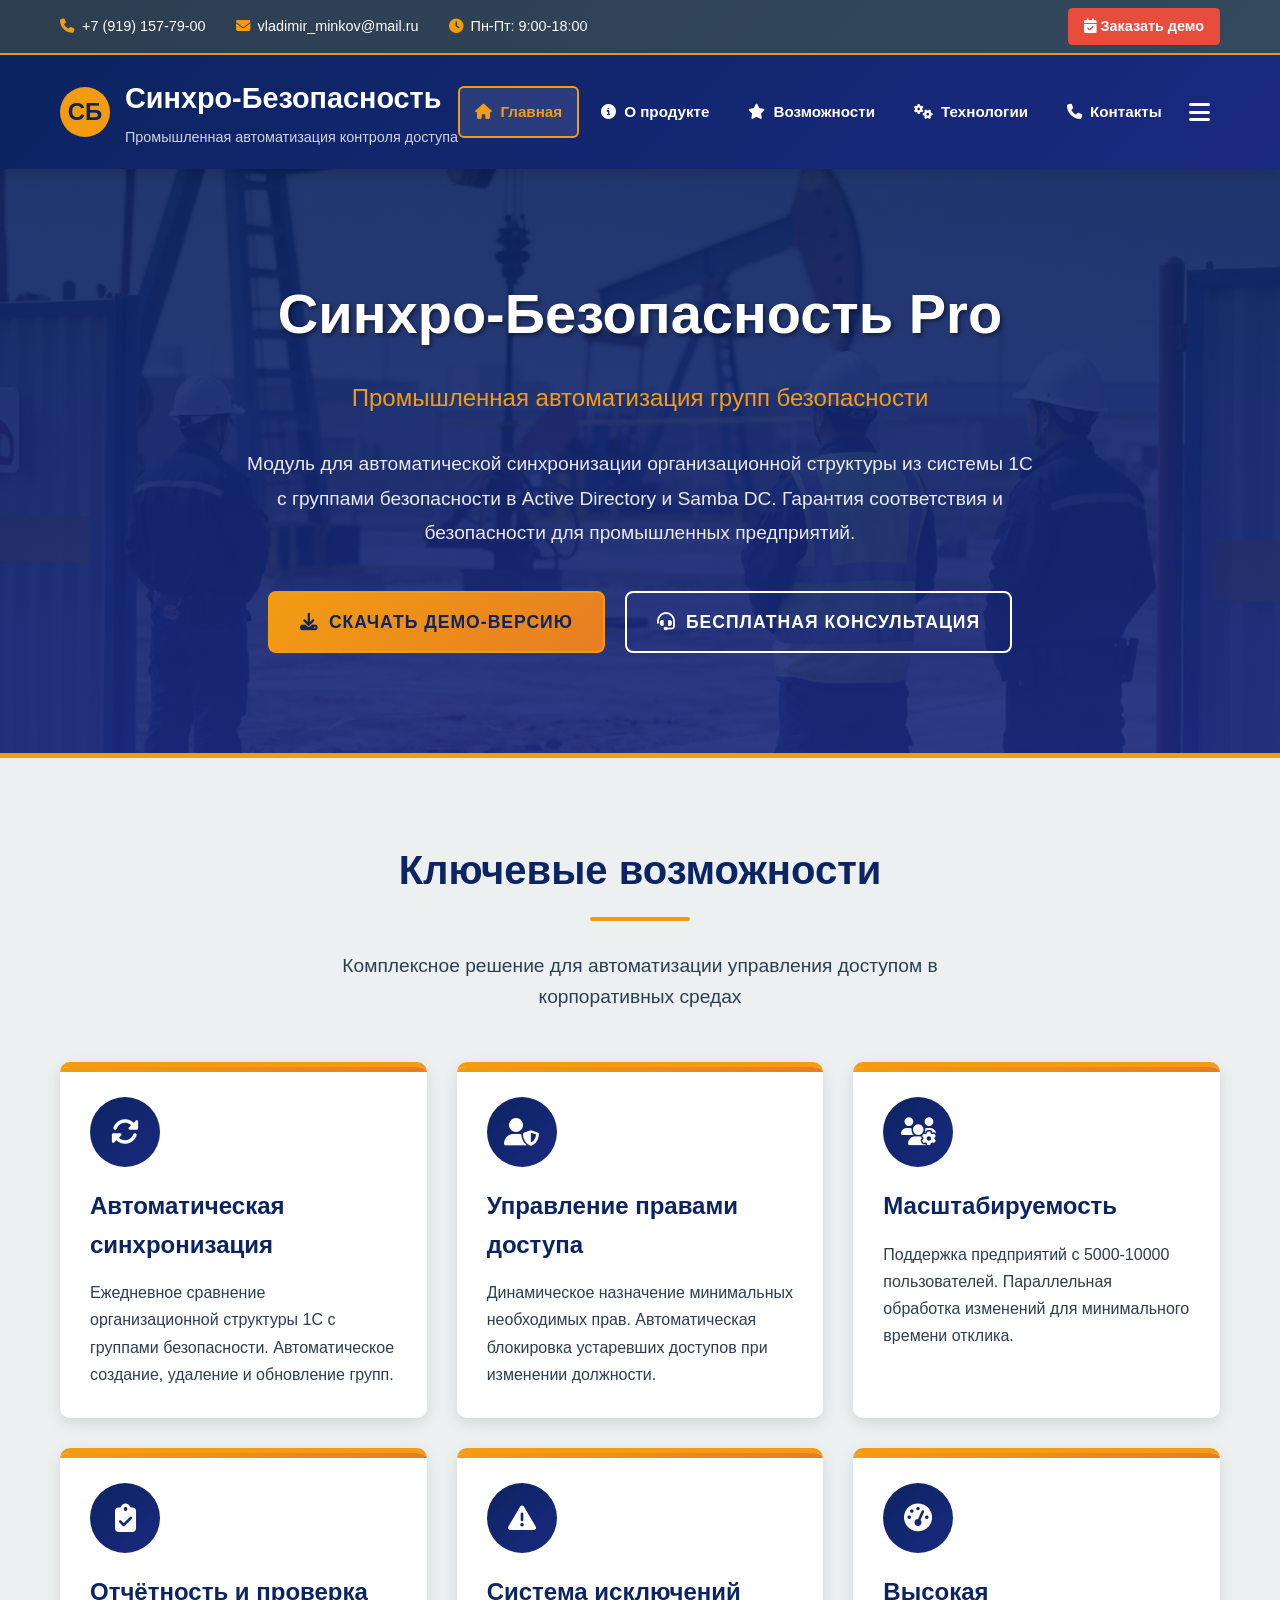
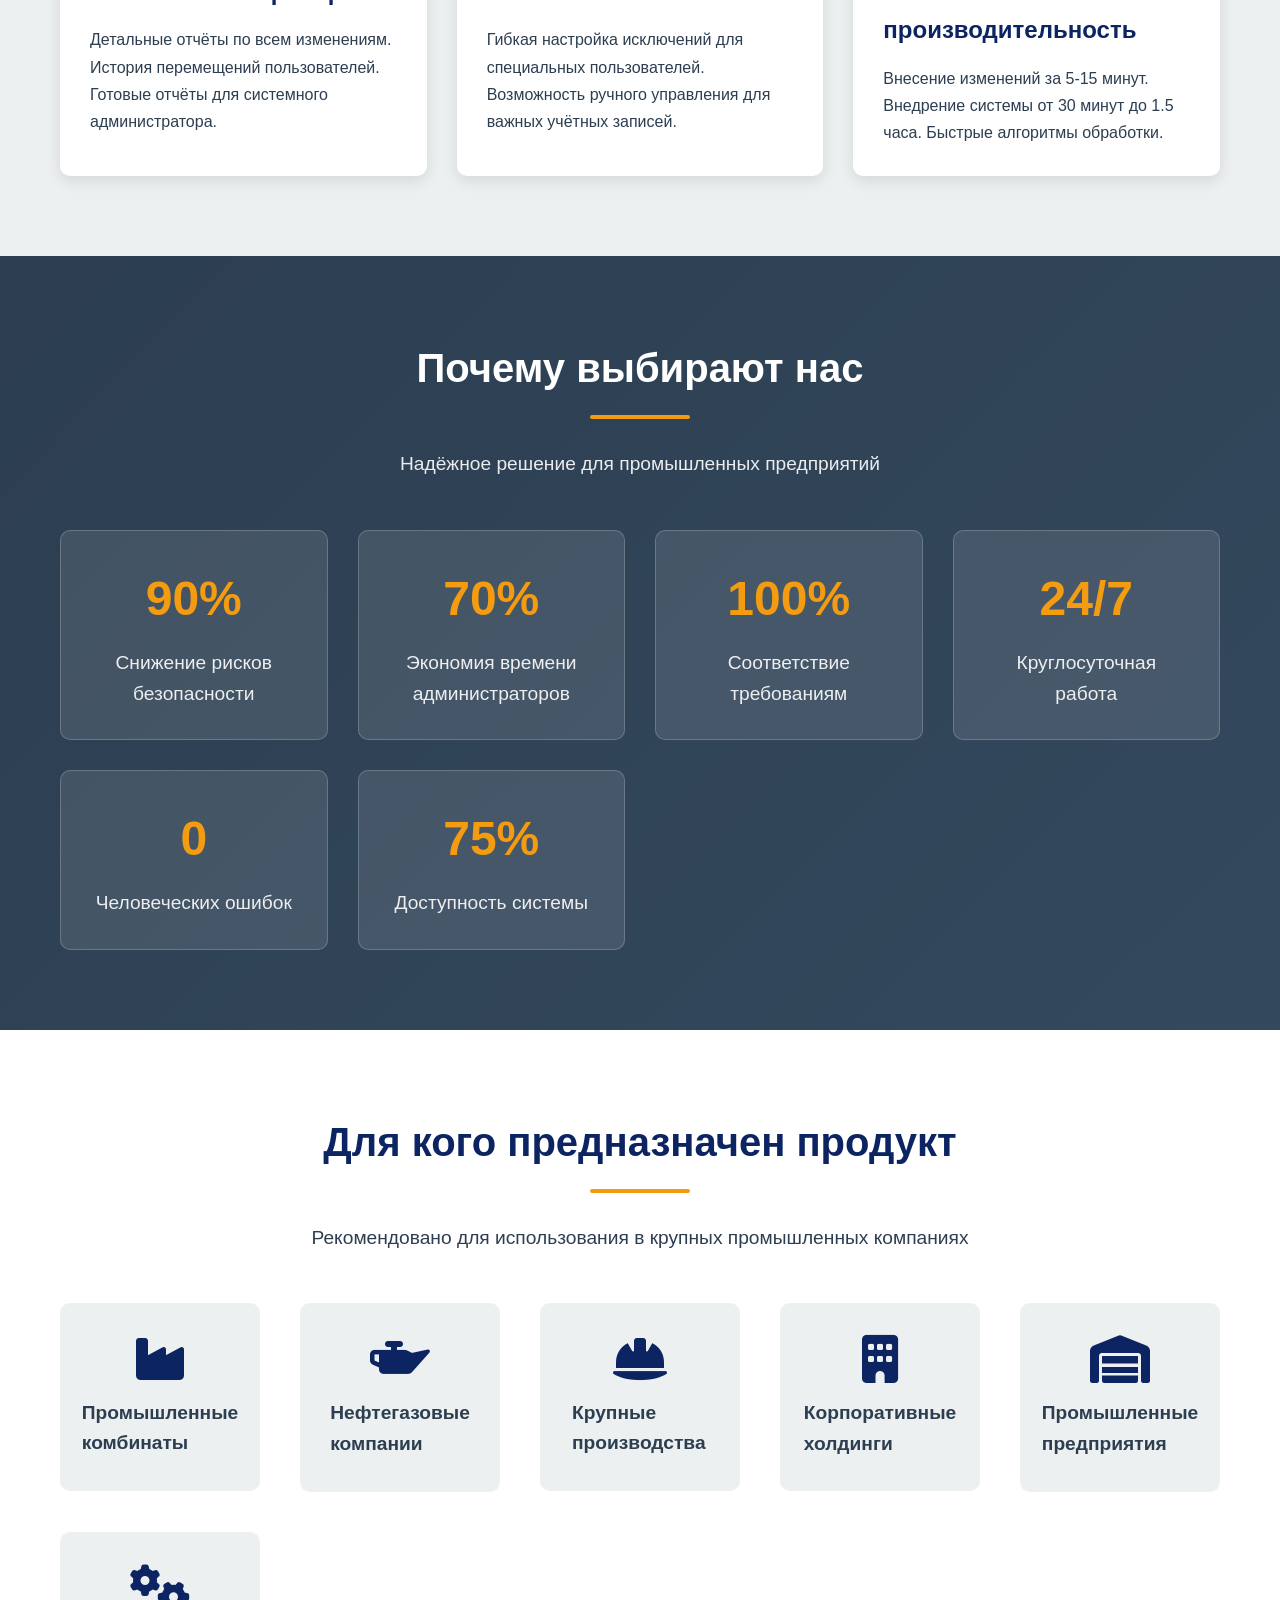
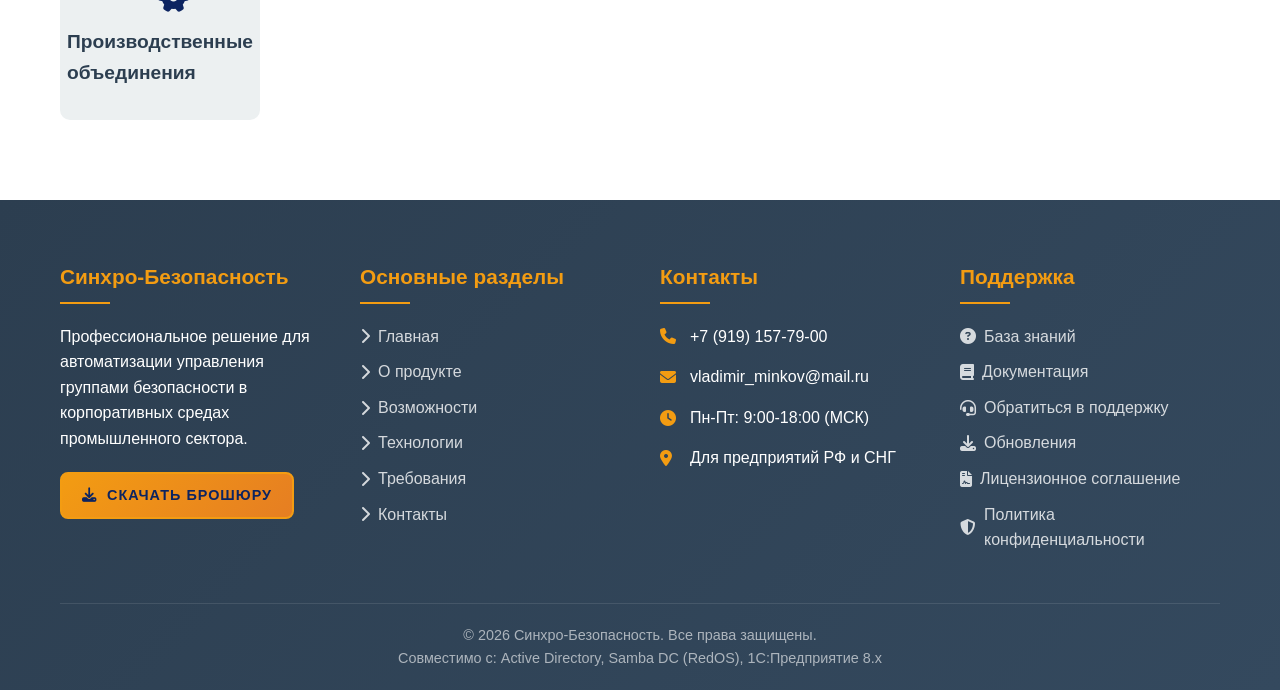
<file: main/index.html>
<!DOCTYPE html>
<html lang="ru">
<head>
<link rel="icon" href="images/logo.ico"><!-- 32×32 -->
    <meta charset="UTF-8">
    <meta name="viewport" content="width=device-width, initial-scale=1.0">
    <title>Синхро-Безопасность - Автоматизация групп безопасности для промышленных предприятий</title>
    <link rel="stylesheet" href="style.css">
    <link rel="stylesheet" href="https://cdnjs.cloudflare.com/ajax/libs/font-awesome/6.4.0/css/all.min.css">
    <link rel="icon" type="image/svg+xml" href="images/logo.svg">
</head>
<body>
    <!-- Чердак -->
    <div class="top-bar">
        <div class="container">
            <div class="top-contacts">
                <div class="top-contact-item">
                    <i class="fas fa-phone"></i>
                    <span>+7 (919) 157-79-00</span>
                </div>
                <div class="top-contact-item">
                    <i class="fas fa-envelope"></i>
                    <span>vladimir_minkov@mail.ru</span>
                </div>
                <div class="top-contact-item">
                    <i class="fas fa-clock"></i>
                    <span>Пн-Пт: 9:00-18:00</span>
                </div>
            </div>
            <a href="contacts.html#demo" class="top-cta">
                <i class="fas fa-calendar-check"></i> Заказать демо
            </a>
        </div>
    </div>

    <!-- Шапка -->
    <header class="main-header">
        <div class="container">
            <div class="header-content">
                <a href="index.html" class="logo">
                    <div class="logo-icon">СБ</div>
                    <div class="logo-text">
                        <h1>Синхро-Безопасность</h1>
                        <p class="tagline">Промышленная автоматизация контроля доступа</p>
                    </div>
                </a>

                <!-- Основная навигация (5 пунктов) -->
                <nav class="main-nav" id="mainNav">
                    <ul>
                        <li><a href="index.html" class="active"><i class="fas fa-home"></i>Главная</a></li>
                        <li><a href="about.html"><i class="fas fa-info-circle"></i>О продукте</a></li>
                        <li><a href="features.html"><i class="fas fa-star"></i>Возможности</a></li>
                        <li><a href="technology.html"><i class="fas fa-cogs"></i>Технологии</a></li>
                        <li><a href="contacts.html"><i class="fas fa-phone"></i>Контакты</a></li>
                    </ul>
                </nav>

                <!-- Кнопка бокового меню -->
                <button class="side-menu-btn" id="sideMenuBtn">
                    <i class="fas fa-bars"></i>
                </button>
            </div>
        </div>
    </header>

    <!-- Боковое меню (все страницы) -->
    <div class="side-menu" id="sideMenu">
        <div class="side-menu-header">
            <h3>Все разделы</h3>
            <button class="close-side-menu" id="closeSideMenu">
                <i class="fas fa-times"></i>
            </button>
        </div>
        <nav class="side-menu-nav">
            <ul>
                <li><a href="index.html"><i class="fas fa-home"></i>Главная</a></li>
                <li><a href="about.html"><i class="fas fa-info-circle"></i>О продукте</a></li>
                <li><a href="features.html"><i class="fas fa-star"></i>Возможности</a></li>
                <li><a href="technology.html"><i class="fas fa-cogs"></i>Технологии</a></li>
                <li><a href="requirements.html"><i class="fas fa-server"></i>Требования</a></li>
                <li><a href="installation.html"><i class="fas fa-download"></i>Установка</a></li>
                <li><a href="docs.html"><i class="fas fa-book"></i>Документация</a></li>
                <li><a href="contacts.html"><i class="fas fa-phone"></i>Контакты</a></li>
                <li><a href="download.html"><i class="fas fa-file-download"></i>Скачать</a></li>
                <li><a href="support.html"><i class="fas fa-headset"></i>Поддержка</a></li>
                <li><a href="integration.html"><i class="fas fa-link"></i>Интеграция</a></li>
                <li><a href="privacy.html"><i class="fas fa-shield-alt"></i>Политика</a></li>
            </ul>
        </nav>
    </div>

    <!-- Герой секция -->
    <section class="hero">
        <div class="container">
            <h1>Синхро-Безопасность Pro</h1>
            <p class="hero-subtitle">Промышленная автоматизация групп безопасности</p>
            <p class="hero-description">
                Модуль для автоматической синхронизации организационной структуры 
                из системы 1С с группами безопасности в Active Directory и Samba DC. 
                Гарантия соответствия и безопасности для промышленных предприятий.
            </p>
            <div class="cta-buttons">
                <a href="download.html" class="btn btn-primary">
                    <i class="fas fa-download"></i>Скачать демо-версию
                </a>
                <a href="contacts.html#consult" class="btn btn-secondary">
                    <i class="fas fa-headset"></i>Бесплатная консультация
                </a>
            </div>
        </div>
    </section>

    <!-- Особенности -->
    <section class="features-section">
        <div class="container">
            <h2 class="section-title">Ключевые возможности</h2>
            <p class="section-subtitle">
                Комплексное решение для автоматизации управления доступом в корпоративных средах
            </p>
            
            <div class="features-grid">
                <div class="feature-card">
                    <div class="feature-icon">
                        <i class="fas fa-sync-alt"></i>
                    </div>
                    <h3>Автоматическая синхронизация</h3>
                    <p>Ежедневное сравнение организационной структуры 1С с группами безопасности. 
                       Автоматическое создание, удаление и обновление групп.</p>
                </div>
                
                <div class="feature-card">
                    <div class="feature-icon">
                        <i class="fas fa-user-shield"></i>
                    </div>
                    <h3>Управление правами доступа</h3>
                    <p>Динамическое назначение минимальных необходимых прав. 
                       Автоматическая блокировка устаревших доступов при изменении должности.</p>
                </div>
                
                <div class="feature-card">
                    <div class="feature-icon">
                        <i class="fas fa-users-cog"></i>
                    </div>
                    <h3>Масштабируемость</h3>
                    <p>Поддержка предприятий с 5000-10000 пользователей. 
                       Параллельная обработка изменений для минимального времени отклика.</p>
                </div>
                
                <div class="feature-card">
                    <div class="feature-icon">
                        <i class="fas fa-clipboard-check"></i>
                    </div>
                    <h3>Отчётность и проверка</h3>
                    <p>Детальные отчёты по всем изменениям. История перемещений пользователей. 
                       Готовые отчёты для системного администратора.</p>
                </div>
                
                <div class="feature-card">
                    <div class="feature-icon">
                        <i class="fas fa-exclamation-triangle"></i>
                    </div>
                    <h3>Система исключений</h3>
                    <p>Гибкая настройка исключений для специальных пользователей. 
                       Возможность ручного управления для важных учётных записей.</p>
                </div>
                
                <div class="feature-card">
                    <div class="feature-icon">
                        <i class="fas fa-tachometer-alt"></i>
                    </div>
                    <h3>Высокая производительность</h3>
                    <p>Внесение изменений за 5-15 минут. Внедрение системы от 30 минут до 1.5 часа. 
                       Быстрые алгоритмы обработки.</p>
                </div>
            </div>
        </div>
    </section>

    <!-- Преимущества -->
    <section class="stats-section">
        <div class="container">
            <h2 class="section-title" style="color: white;">Почему выбирают нас</h2>
            <p class="section-subtitle" style="color: rgba(255,255,255,0.9);">
                Надёжное решение для промышленных предприятий
            </p>
            
            <div class="stats-grid">
                <div class="stat-item">
                    <span class="stat-number">90%</span>
                    <span class="stat-label">Снижение рисков безопасности</span>
                </div>
                
                <div class="stat-item">
                    <span class="stat-number">70%</span>
                    <span class="stat-label">Экономия времени администраторов</span>
                </div>
                
                <div class="stat-item">
                    <span class="stat-number">100%</span>
                    <span class="stat-label">Соответствие требованиям</span>
                </div>
                
                <div class="stat-item">
                    <span class="stat-number">24/7</span>
                    <span class="stat-label">Круглосуточная работа</span>
                </div>
                
                <div class="stat-item">
                    <span class="stat-number">0</span>
                    <span class="stat-label">Человеческих ошибок</span>
                </div>
                
                <div class="stat-item">
                    <span class="stat-number">75%</span>
                    <span class="stat-label">Доступность системы</span>
                </div>
            </div>
        </div>
    </section>

    <!-- Для кого -->
    <section class="clients-section">
        <div class="container">
            <h2 class="section-title">Для кого предназначен продукт</h2>
            <p class="section-subtitle">
                Рекомендовано для использования в крупных промышленных компаниях
            </p>
            
            <div class="clients-grid">
                <div class="client-logo">
                    <i class="fas fa-industry"></i>
                    <h4>Промышленные комбинаты</h4>
                </div>
                
                <div class="client-logo">
                    <i class="fas fa-oil-can"></i>
                    <h4>Нефтегазовые компании</h4>
                </div>
                
                <div class="client-logo">
                    <i class="fas fa-hard-hat"></i>
                    <h4>Крупные производства</h4>
                </div>
                
                <div class="client-logo">
                    <i class="fas fa-building"></i>
                    <h4>Корпоративные холдинги</h4>
                </div>
                
                <div class="client-logo">
                    <i class="fas fa-warehouse"></i>
                    <h4>Промышленные предприятия</h4>
                </div>
                
                <div class="client-logo">
                    <i class="fas fa-cogs"></i>
                    <h4>Производственные объединения</h4>
                </div>
            </div>
        </div>
    </section>

    <!-- Подвал -->
    <footer class="main-footer">
        <div class="container">
            <div class="footer-grid">
                <div class="footer-col">
                    <h3>Синхро-Безопасность</h3>
                    <p>Профессиональное решение для автоматизации управления группами безопасности 
                    в корпоративных средах промышленного сектора.</p>
                    <div style="margin-top: 20px;">
                        <a href="download.html" class="btn btn-primary" style="padding: 10px 20px; font-size: 0.9rem;">
                            <i class="fas fa-download"></i> Скачать брошюру
                        </a>
                    </div>
                </div>
                
                <div class="footer-col">
                    <h3>Основные разделы</h3>
                    <ul class="footer-links">
                        <li><a href="index.html"><i class="fas fa-chevron-right"></i>Главная</a></li>
                        <li><a href="about.html"><i class="fas fa-chevron-right"></i>О продукте</a></li>
                        <li><a href="features.html"><i class="fas fa-chevron-right"></i>Возможности</a></li>
                        <li><a href="technology.html"><i class="fas fa-chevron-right"></i>Технологии</a></li>
                        <li><a href="requirements.html"><i class="fas fa-chevron-right"></i>Требования</a></li>
                        <li><a href="contacts.html"><i class="fas fa-chevron-right"></i>Контакты</a></li>
                    </ul>
                </div>
                
                <div class="footer-col">
                    <h3>Контакты</h3>
                    <ul class="footer-contact">
                        <li>
                            <i class="fas fa-phone"></i>
                            <span>+7 (919) 157-79-00</span>
                        </li>
                        <li>
                            <i class="fas fa-envelope"></i>
                            <span>vladimir_minkov@mail.ru</span>
                        </li>
                        <li>
                            <i class="fas fa-clock"></i>
                            <span>Пн-Пт: 9:00-18:00 (МСК)</span>
                        </li>
                        <li>
                            <i class="fas fa-map-marker-alt"></i>
                            <span>Для предприятий РФ и СНГ</span>
                        </li>
                    </ul>
                </div>
                
                <div class="footer-col">
                    <h3>Поддержка</h3>
                    <ul class="footer-links">
                        <li><a href="support.html"><i class="fas fa-question-circle"></i>База знаний</a></li>
                        <li><a href="docs.html"><i class="fas fa-book"></i>Документация</a></li>
                        <li><a href="contacts.html#support"><i class="fas fa-headset"></i>Обратиться в поддержку</a></li>
                        <li><a href="download.html"><i class="fas fa-download"></i>Обновления</a></li>
                        <li><a href="privacy.html"><i class="fas fa-file-contract"></i>Лицензионное соглашение</a></li>
                        <li><a href="privacy.html"><i class="fas fa-shield-alt"></i>Политика конфиденциальности</a></li>
                    </ul>
                </div>
            </div>
            
            <div class="footer-bottom">
                <p>&copy; <span class="current-year">2024</span> Синхро-Безопасность. Все права защищены.</p>
                <p>Совместимо с: Active Directory, Samba DC (RedOS), 1С:Предприятие 8.x</p>
            </div>
        </div>
    </footer>

    <!-- Модальное окно -->
    <div class="modal" id="contactModal">
        <div class="modal-content">
            <span class="close-modal" id="closeModal">&times;</span>
            <h2>Заказать демонстрацию</h2>
            <form id="demoForm">
                <div class="form-group">
                    <label for="modalName">Ваше имя *</label>
                    <input type="text" id="modalName" class="form-control" required>
                </div>
                <div class="form-group">
                    <label for="modalCompany">Компания *</label>
                    <input type="text" id="modalCompany" class="form-control" required>
                </div>
                <div class="form-group">
                    <label for="modalPhone">Телефон *</label>
                    <input type="tel" id="modalPhone" class="form-control" required>
                </div>
                <div class="form-group">
                    <label for="modalEmail">Email *</label>
                    <input type="email" id="modalEmail" class="form-control" required>
                </div>
                <button type="submit" class="btn btn-primary" style="width: 100%;">
                    <i class="fas fa-paper-plane"></i> Отправить заявку
                </button>
            </form>
        </div>
    </div>

    <script src="script.js"></script>
</body>
</html>
</file>
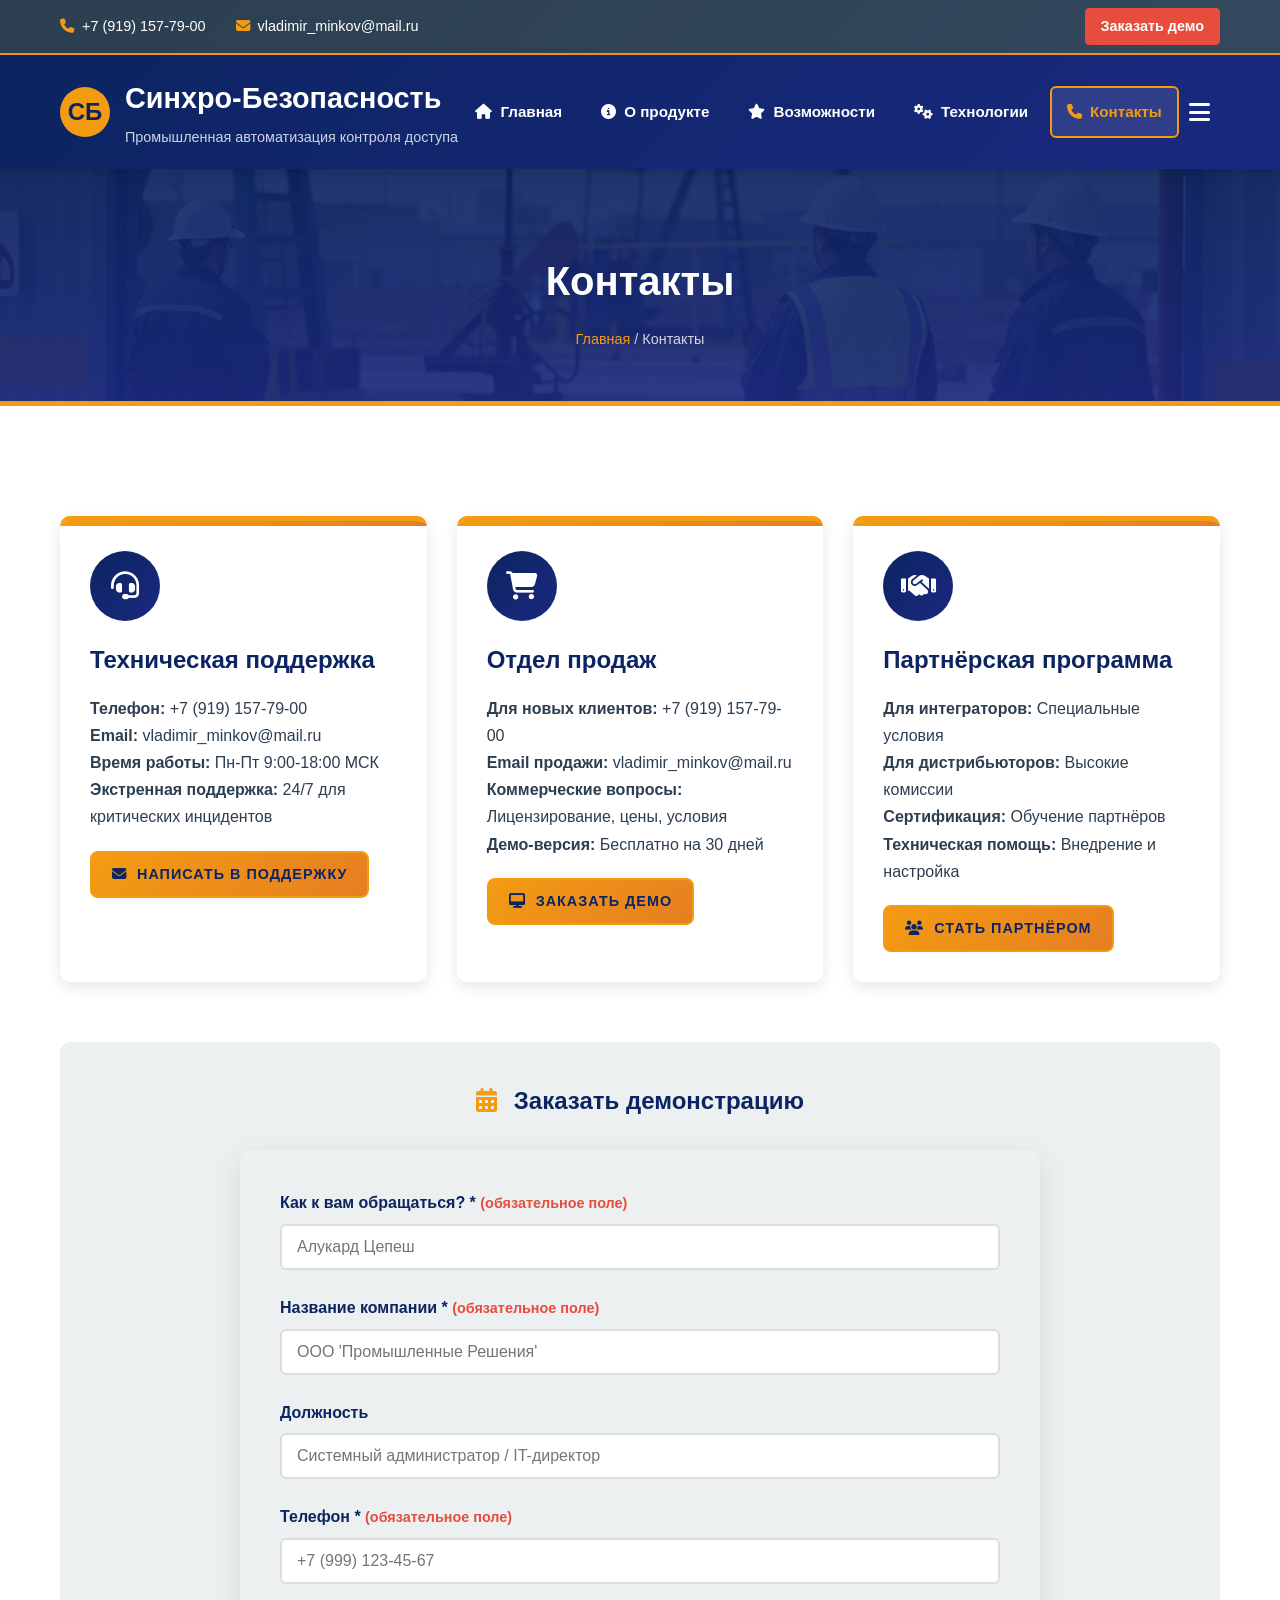
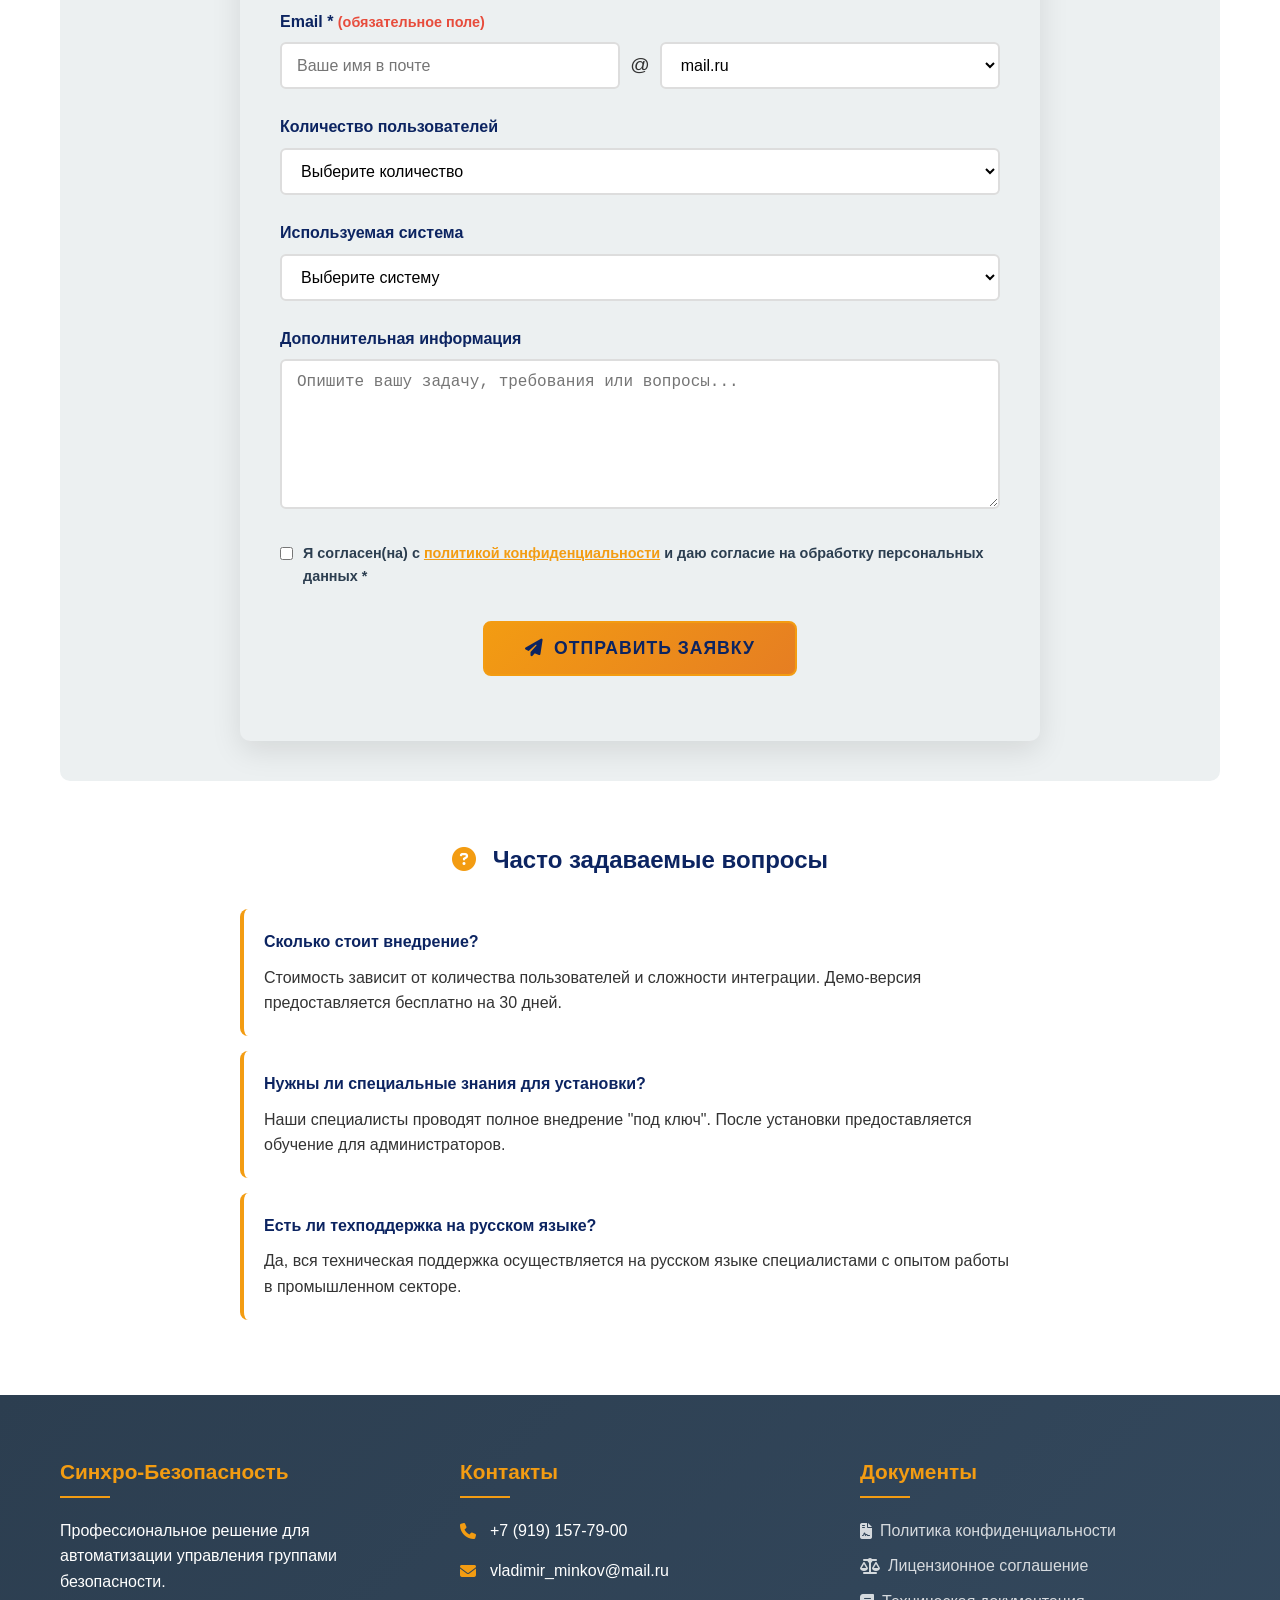
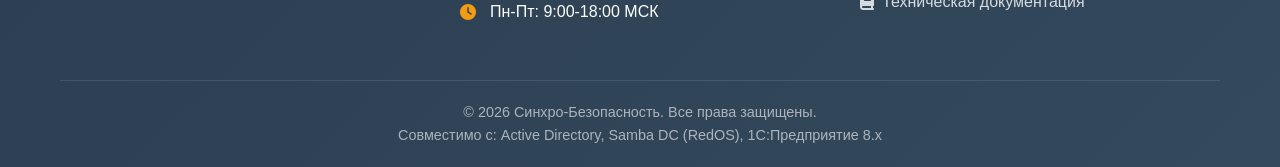
<file: main/contacts.html>
<!DOCTYPE html>
<html lang="ru">
<head>
<link rel="icon" href="images/logo.ico"><!-- 32×32 -->
    <meta charset="UTF-8">
    <meta name="viewport" content="width=device-width, initial-scale=1.0">
    <title>Контакты - Синхро-Безопасность</title>
    <link rel="stylesheet" href="style.css">
    <link rel="stylesheet" href="https://cdnjs.cloudflare.com/ajax/libs/font-awesome/6.4.0/css/all.min.css">
</head>
<body>
    <!-- Чердак -->
    <div class="top-bar">
        <div class="container">
            <div class="top-contacts">
                <div class="top-contact-item">
                    <i class="fas fa-phone"></i>
                    <span>+7 (919) 157-79-00</span>
                </div>
                <div class="top-contact-item">
                    <i class="fas fa-envelope"></i>
                    <span>vladimir_minkov@mail.ru</span>
                </div>
            </div>
            <a href="#demo" class="top-cta">Заказать демо</a>
        </div>
    </div>

    <!-- Шапка -->
    <header class="main-header">
        <div class="container">
            <div class="header-content">
                <a href="index.html" class="logo">
                    <div class="logo-icon">СБ</div>
                    <div class="logo-text">
                        <h1>Синхро-Безопасность</h1>
                        <p class="tagline">Промышленная автоматизация контроля доступа</p>
                    </div>
                </a>
                <nav class="main-nav" id="mainNav">
                    <ul>
                        <li><a href="index.html"><i class="fas fa-home"></i>Главная</a></li>
                        <li><a href="about.html"><i class="fas fa-info-circle"></i>О продукте</a></li>
                        <li><a href="features.html"><i class="fas fa-star"></i>Возможности</a></li>
                        <li><a href="technology.html"><i class="fas fa-cogs"></i>Технологии</a></li>
                        <li><a href="contacts.html" class="active"><i class="fas fa-phone"></i>Контакты</a></li>
                    </ul>
                </nav>
                <button class="side-menu-btn" id="sideMenuBtn">
                    <i class="fas fa-bars"></i>
                </button>
            </div>
        </div>
    </header>

    <!-- Боковое меню -->
    <div class="side-menu" id="sideMenu">
        <div class="side-menu-header">
            <h3>Все разделы</h3>
            <button class="close-side-menu" id="closeSideMenu">
                <i class="fas fa-times"></i>
            </button>
        </div>
        <nav class="side-menu-nav">
            <ul>
                <li><a href="index.html"><i class="fas fa-home"></i>Главная</a></li>
                <li><a href="about.html"><i class="fas fa-info-circle"></i>О продукте</a></li>
                <li><a href="features.html"><i class="fas fa-star"></i>Возможности</a></li>
                <li><a href="technology.html"><i class="fas fa-cogs"></i>Технологии</a></li>
                <li><a href="requirements.html"><i class="fas fa-server"></i>Требования</a></li>
                <li><a href="installation.html"><i class="fas fa-download"></i>Установка</a></li>
                <li><a href="docs.html"><i class="fas fa-book"></i>Документация</a></li>
                <li><a href="contacts.html"><i class="fas fa-phone"></i>Контакты</a></li>
                <li><a href="download.html"><i class="fas fa-file-download"></i>Скачать</a></li>
                <li><a href="support.html"><i class="fas fa-headset"></i>Поддержка</a></li>
                <li><a href="integration.html"><i class="fas fa-link"></i>Интеграция</a></li>
                <li><a href="privacy.html"><i class="fas fa-shield-alt"></i>Политика</a></li>
            </ul>
        </nav>
    </div>

    <!-- Заголовок страницы -->
    <section class="page-header">
        <div class="container">
            <h1>Контакты</h1>
            <div class="breadcrumb">
                <a href="index.html">Главная</a> / <span>Контакты</span>
            </div>
        </div>
    </section>

    <!-- Содержимое страницы -->
    <section class="content-section">
        <div class="container">
            <div class="features-grid" style="margin-bottom: 60px;">
                <div class="feature-card">
                    <div class="feature-icon">
                        <i class="fas fa-headset"></i>
                    </div>
                    <h3>Техническая поддержка</h3>
                    <p>
                        <strong>Телефон:</strong> +7 (919) 157-79-00<br>
                        <strong>Email:</strong> vladimir_minkov@mail.ru<br>
                        <strong>Время работы:</strong> Пн-Пт 9:00-18:00 МСК<br>
                        <strong>Экстренная поддержка:</strong> 24/7 для критических инцидентов
                    </p>
                    <div style="margin-top: 20px;">
                        <a href="support.html" class="btn btn-primary" style="padding: 10px 20px; font-size: 0.9rem;">
                            <i class="fas fa-envelope"></i> Написать в поддержку
                        </a>
                    </div>
                </div>

                <div class="feature-card">
                    <div class="feature-icon">
                        <i class="fas fa-shopping-cart"></i>
                    </div>
                    <h3>Отдел продаж</h3>
                    <p>
                        <strong>Для новых клиентов:</strong> +7 (919) 157-79-00<br>
                        <strong>Email продажи:</strong> vladimir_minkov@mail.ru<br>
                        <strong>Коммерческие вопросы:</strong> Лицензирование, цены, условия<br>
                        <strong>Демо-версия:</strong> Бесплатно на 30 дней
                    </p>
                    <div style="margin-top: 20px;">
                        <a href="#demo" class="btn btn-primary" style="padding: 10px 20px; font-size: 0.9rem;">
                            <i class="fas fa-desktop"></i> Заказать демо
                        </a>
                    </div>
                </div>

                <div class="feature-card">
                    <div class="feature-icon">
                        <i class="fas fa-handshake"></i>
                    </div>
                    <h3>Партнёрская программа</h3>
                    <p>
                        <strong>Для интеграторов:</strong> Специальные условия<br>
                        <strong>Для дистрибьюторов:</strong> Высокие комиссии<br>
                        <strong>Сертификация:</strong> Обучение партнёров<br>
                        <strong>Техническая помощь:</strong> Внедрение и настройка
                    </p>
                    <div style="margin-top: 20px;">
                        <a href="integration.html" class="btn btn-primary" style="padding: 10px 20px; font-size: 0.9rem;">
                            <i class="fas fa-users"></i> Стать партнёром
                        </a>
                    </div>
                </div>
            </div>

            <!-- Форма обратной связи -->
            <div id="demo" style="background: var(--oil-light); padding: 40px; border-radius: 10px; margin-bottom: 40px;">
                <h2 style="color: var(--oil-dark); margin-bottom: 30px; text-align: center;">
                    <i class="fas fa-calendar-alt" style="color: var(--oil-gold); margin-right: 10px;"></i>
                    Заказать демонстрацию
                </h2>
                
                <form class="contact-form" id="contactForm">
                    <div class="form-group">
                        <label for="name">Как к вам обращаться? * <span style="color: var(--oil-fire); font-size: 0.9em;">(обязательное поле)</span></label>
                        <input type="text" id="name" class="form-control" required placeholder="Алукард Цепеш">
                    </div>
                    
                    <div class="form-group">
                        <label for="company">Название компании * <span style="color: var(--oil-fire); font-size: 0.9em;">(обязательное поле)</span></label>
                        <input type="text" id="company" class="form-control" required placeholder="ООО 'Промышленные Решения'">
                    </div>
                    
                    <div class="form-group">
                        <label for="position">Должность</label>
                        <input type="text" id="position" class="form-control" placeholder="Системный администратор / IT-директор">
                    </div>
                    
                    <div class="form-group">
                        <label for="phone">Телефон * <span style="color: var(--oil-fire); font-size: 0.9em;">(обязательное поле)</span></label>
                        <input type="tel" id="phone" class="form-control" required placeholder="+7 (999) 123-45-67">
                    </div>
                    
                    <div class="form-group">
                        <label for="email">Email * <span style="color: var(--oil-fire); font-size: 0.9em;">(обязательное поле)</span></label>
                        <div style="display: flex; gap: 10px;">
                            <input type="text" id="emailName" class="form-control" style="flex: 1;" placeholder="Ваше имя в почте">
                            <span style="align-self: center; font-size: 1.2rem;">@</span>
                            <select id="emailDomain" class="form-control" style="flex: 1;">
                                <option value="mail.ru">mail.ru</option>
                                <option value="gmail.com">gmail.com</option>
                                <option value="yandex.ru">yandex.ru</option>
                                <option value="bk.ru">bk.ru</option>
                                <option value="list.ru">list.ru</option>
                                <option value="rambler.ru">rambler.ru</option>
                                <option value="outlook.com">outlook.com</option>
                                <option value="company.ru">company.ru</option>
                                <option value="other">другой</option>
                            </select>
                        </div>
                        <input type="hidden" id="email" name="email">
                        <div id="customDomain" style="display: none; margin-top: 10px;">
                            <input type="text" id="otherDomain" class="form-control" placeholder="Введите ваш домен (например: mycompany.com)">
                        </div>
                    </div>
                    
                    <div class="form-group">
                        <label for="users">Количество пользователей</label>
                        <select id="users" class="form-control">
                            <option value="">Выберите количество</option>
                            <option value="<100">До 100</option>
                            <option value="100-500">100-500</option>
                            <option value="500-1000">500-1000</option>
                            <option value="1000-5000">1000-5000</option>
                            <option value="5000-10000">5000-10000</option>
                            <option value=">10000">Более 10000</option>
                        </select>
                    </div>
                    
                    <div class="form-group">
                        <label for="system">Используемая система</label>
                        <select id="system" class="form-control">
                            <option value="">Выберите систему</option>
                            <option value="AD">Active Directory</option>
                            <option value="Samba">Samba DC (RedOS)</option>
                            <option value="other">Другая система</option>
                        </select>
                    </div>
                    
                    <div class="form-group">
                        <label for="message">Дополнительная информация</label>
                        <textarea id="message" class="form-control" rows="4" placeholder="Опишите вашу задачу, требования или вопросы..."></textarea>
                    </div>
                    
                    <!-- Чекбокс согласия -->
                    <div class="form-group" style="display: flex; align-items: flex-start; gap: 10px;">
                        <input type="checkbox" id="privacyCheck" style="margin-top: 5px;" required>
                        <label for="privacyCheck" style="font-size: 0.9rem; color: var(--oil-steel);">
                            Я согласен(на) с <a href="#" id="privacyLink" style="color: var(--oil-gold);">политикой конфиденциальности</a> 
                            и даю согласие на обработку персональных данных *
                        </label>
                    </div>
                    
                    <div class="form-group" style="text-align: center;">
                        <button type="submit" class="btn btn-primary" style="padding: 15px 40px; font-size: 1.1rem;" id="submitBtn">
                            <i class="fas fa-paper-plane"></i> Отправить заявку
                        </button>
                    </div>
                </form>
            </div>

            <!-- Часто задаваемые вопросы -->
            <div style="margin-top: 60px;">
                <h2 style="color: var(--oil-dark); margin-bottom: 30px; text-align: center;">
                    <i class="fas fa-question-circle" style="color: var(--oil-gold); margin-right: 10px;"></i>
                    Часто задаваемые вопросы
                </h2>
                
                <div style="max-width: 800px; margin: 0 auto;">
                    <div style="background: white; padding: 20px; border-radius: 8px; margin-bottom: 15px; border-left: 4px solid var(--oil-gold);">
                        <h4 style="color: var(--oil-dark); margin-bottom: 10px;">Сколько стоит внедрение?</h4>
                        <p>Стоимость зависит от количества пользователей и сложности интеграции. 
                        Демо-версия предоставляется бесплатно на 30 дней.</p>
                    </div>
                    
                    <div style="background: white; padding: 20px; border-radius: 8px; margin-bottom: 15px; border-left: 4px solid var(--oil-gold);">
                        <h4 style="color: var(--oil-dark); margin-bottom: 10px;">Нужны ли специальные знания для установки?</h4>
                        <p>Наши специалисты проводят полное внедрение "под ключ". 
                        После установки предоставляется обучение для администраторов.</p>
                    </div>
                    
                    <div style="background: white; padding: 20px; border-radius: 8px; margin-bottom: 15px; border-left: 4px solid var(--oil-gold);">
                        <h4 style="color: var(--oil-dark); margin-bottom: 10px;">Есть ли техподдержка на русском языке?</h4>
                        <p>Да, вся техническая поддержка осуществляется на русском языке 
                        специалистами с опытом работы в промышленном секторе.</p>
                    </div>
                </div>
            </div>
        </div>
    </section>

    <!-- Подвал -->
    <footer class="main-footer">
        <div class="container">
            <div class="footer-grid">
                <div class="footer-col">
                    <h3>Синхро-Безопасность</h3>
                    <p>Профессиональное решение для автоматизации управления группами безопасности.</p>
                </div>
                <div class="footer-col">
                    <h3>Контакты</h3>
                    <ul class="footer-contact">
                        <li><i class="fas fa-phone"></i> +7 (919) 157-79-00</li>
                        <li><i class="fas fa-envelope"></i> vladimir_minkov@mail.ru</li>
                        <li><i class="fas fa-clock"></i> Пн-Пт: 9:00-18:00 МСК</li>
                    </ul>
                </div>
                <div class="footer-col">
                    <h3>Документы</h3>
                    <ul class="footer-links">
                        <li><a href="privacy.html"><i class="fas fa-file-contract"></i> Политика конфиденциальности</a></li>
                        <li><a href="download.html"><i class="fas fa-balance-scale"></i> Лицензионное соглашение</a></li>
                        <li><a href="docs.html"><i class="fas fa-book"></i> Техническая документация</a></li>
                    </ul>
                </div>
            </div>
            <div class="footer-bottom">
                <p>&copy; <span class="current-year">2025</span> Синхро-Безопасность. Все права защищены.</p>
                <p>Совместимо с: Active Directory, Samba DC (RedOS), 1С:Предприятие 8.x</p>
            </div>
        </div>
    </footer>

    <!-- Модальное окно успешной отправки -->
    <div class="modal" id="successModal">
        <div class="modal-content">
            <span class="close-modal" id="closeSuccessModal">&times;</span>
            <div style="text-align: center;">
                <div style="width: 80px; height: 80px; background: var(--oil-green); color: white; border-radius: 50%; display: flex; align-items: center; justify-content: center; margin: 0 auto 20px; font-size: 40px;">
                    <i class="fas fa-check"></i>
                </div>
                <h2 style="color: var(--oil-dark); margin-bottom: 20px;">Заявка отправлена!</h2>
                <p style="margin-bottom: 30px; color: var(--oil-steel);">
                    ✅ Спасибо за вашу заявку! Данные сохранены в системе.<br><br>
                    Наш специалист свяжется с вами в течение 1 рабочего дня для уточнения деталей.
                </p>
                <button class="btn btn-primary" id="closeSuccessBtn">
                    <i class="fas fa-times"></i> Закрыть
                </button>
            </div>
        </div>
    </div>

    <!-- Модальное окно политики -->
    <div class="modal" id="privacyModal">
        <div class="modal-content" style="max-width: 700px; max-height: 80vh; overflow-y: auto;">
            <span class="close-modal" id="closePrivacyModal">&times;</span>
            <h2 style="color: var(--oil-dark); margin-bottom: 20px;">Политика конфиденциальности</h2>
            
            <div style="margin-bottom: 25px;">
                <h3 style="color: var(--oil-gold); margin-bottom: 10px;">1. Общие положения</h3>
                <p style="color: var(--oil-steel); line-height: 1.6;">
                    Настоящая политика конфиденциальности регулирует порядок сбора, хранения, использования и раскрытия 
                    персональных данных пользователей сайта Синхро-Безопасность.
                </p>
            </div>
            
            <div style="margin-bottom: 25px;">
                <h3 style="color: var(--oil-gold); margin-bottom: 10px;">2. Собираемая информация</h3>
                <p style="color: var(--oil-steel); line-height: 1.6;">
                    При оформлении заявки на демонстрацию мы собираем следующую информацию:
                    • ФИО или наименование организации<br>
                    • Контактный телефон<br>
                    • Адрес электронной почты<br>
                    • Название компании<br>
                    • Количество пользователей<br>
                    • Используемая система
                </p>
            </div>
            
            <div style="margin-bottom: 25px;">
                <h3 style="color: var(--oil-gold); margin-bottom: 10px;">3. Цели сбора информации</h3>
                <p style="color: var(--oil-steel); line-height: 1.6;">
                    Собранная информация используется для:<br>
                    • Связи с вами для проведения демонстрации<br>
                    • Подготовки коммерческого предложения<br>
                    • Оказания технической поддержки<br>
                    • Информирования об обновлениях продукта
                </p>
            </div>
            
            <div style="margin-bottom: 25px;">
                <h3 style="color: var(--oil-gold); margin-bottom: 10px;">4. Защита данных</h3>
                <p style="color: var(--oil-steel); line-height: 1.6;">
                    Мы принимаем все необходимые меры для защиты ваших персональных данных от несанкционированного 
                    доступа, изменения, раскрытия или уничтожения.
                </p>
            </div>
            
            <div style="margin-bottom: 25px;">
                <h3 style="color: var(--oil-gold); margin-bottom: 10px;">5. Контакты</h3>
                <p style="color: var(--oil-steel); line-height: 1.6;">
                    По всем вопросам, связанным с обработкой персональных данных, вы можете обратиться:<br>
                    • Email: vladimir_minkov@mail.ru<br>
                    • Телефон: +7 (919) 157-79-00
                </p>
            </div>
            
            <div style="text-align: center; margin-top: 30px;">
                <button class="btn btn-primary" id="acceptPrivacyBtn">
                    <i class="fas fa-check"></i> Я согласен с политикой
                </button>
            </div>
        </div>
    </div>

    <script src="script.js"></script>
    <script>
    // ===== JavaScript для обработки формы заявки с сохранением в SQLite =====
    document.addEventListener('DOMContentLoaded', function() {
        console.log('Страница контактов загружена');
        
        // Обработка email с выбором домена
        const emailName = document.getElementById('emailName');
        const emailDomain = document.getElementById('emailDomain');
        const customDomain = document.getElementById('customDomain');
        const otherDomain = document.getElementById('otherDomain');
        const emailField = document.getElementById('email');
        
        // Обновление скрытого поля email
        function updateEmail() {
            let domain = emailDomain.value;
            if (domain === 'other') {
                domain = otherDomain.value;
            }
            if (emailName.value && domain) {
                emailField.value = emailName.value + '@' + domain;
            } else {
                emailField.value = '';
            }
        }
        
        // События для обновления email
        emailName.addEventListener('input', updateEmail);
        emailDomain.addEventListener('change', function() {
            if (this.value === 'other') {
                customDomain.style.display = 'block';
            } else {
                customDomain.style.display = 'none';
                updateEmail();
            }
        });
        otherDomain.addEventListener('input', updateEmail);
        
        // Обработка чекбокса согласия
        const privacyCheck = document.getElementById('privacyCheck');
        const privacyLink = document.getElementById('privacyLink');
        const privacyModal = document.getElementById('privacyModal');
        const closePrivacyModal = document.getElementById('closePrivacyModal');
        const acceptPrivacyBtn = document.getElementById('acceptPrivacyBtn');
        
        // Открытие модального окна с политикой
        privacyLink.addEventListener('click', function(e) {
            e.preventDefault();
            privacyModal.style.display = 'flex';
        });
        
        // Закрытие модального окна
        closePrivacyModal.addEventListener('click', function() {
            privacyModal.style.display = 'none';
        });
        
        // Согласие с политикой через модальное окно
        acceptPrivacyBtn.addEventListener('click', function() {
            privacyCheck.checked = true;
            privacyModal.style.display = 'none';
        });
        
        // Закрытие при клике вне окна
        window.addEventListener('click', function(e) {
            if (e.target === privacyModal) {
                privacyModal.style.display = 'none';
            }
        });
        
        // ===== Обработка отправки формы в SQLite =====
        const contactForm = document.getElementById('contactForm');
        const submitBtn = document.getElementById('submitBtn');
        
        if (contactForm) {
            contactForm.addEventListener('submit', async function(e) {
                e.preventDefault();
                
                console.log('Отправка формы...');
                
                // Проверка чекбокса
                if (!privacyCheck.checked) {
                    alert('❌ Для отправки заявки необходимо согласиться с политикой конфиденциальности');
                    return;
                }
                
                // Собираем данные
                const formData = {
                    name: document.getElementById('name').value.trim(),
                    company: document.getElementById('company').value.trim(),
                    position: document.getElementById('position').value.trim(),
                    phone: document.getElementById('phone').value.trim(),
                    email: emailField.value.trim(),
                    users: document.getElementById('users').value,
                    system: document.getElementById('system').value,
                    message: document.getElementById('message').value.trim()
                };
                
                // Валидация на клиенте
                if (!formData.name || !formData.company || !formData.phone || !formData.email) {
                    alert('❌ Пожалуйста, заполните все обязательные поля');
                    return;
                }
                
                // Проверка email
                const emailRegex = /^[^\s@]+@[^\s@]+\.[^\s@]+$/;
                if (!emailRegex.test(formData.email)) {
                    alert('❌ Введите корректный email адрес');
                    return;
                }
                
                // Показываем загрузку
                const originalText = submitBtn.innerHTML;
                submitBtn.innerHTML = '<i class="fas fa-spinner fa-spin"></i> Отправка...';
                submitBtn.disabled = true;
                
                try {
                    // Отправляем на PHP обработчик
                    const response = await fetch('process/demo_request.php', {
                        method: 'POST',
                        headers: {
                            'Content-Type': 'application/json',
                        },
                        body: JSON.stringify(formData)
                    });
                    
                    const result = await response.json();
                    
                    console.log('Ответ от сервера:', result);
                    
                    if (result.success) {
                        // Показываем модальное окно успеха
                        document.getElementById('successModal').style.display = 'flex';
                        
                        // Очищаем форму
                        contactForm.reset();
                        emailField.value = '';
                        customDomain.style.display = 'none';
                        otherDomain.value = '';
                        
                        // Можно показать номер заявки в консоли
                        if (result.request_id) {
                            console.log('✅ Заявка сохранена в SQLite, ID:', result.request_id);
                        }
                    } else {
                        // Показываем ошибки
                        const errorMsg = result.error || result.errors?.join(', ') || 'Неизвестная ошибка';
                        alert('❌ Ошибка отправки: ' + errorMsg);
                    }
                } catch (error) {
                    console.error('Ошибка сети:', error);
                    
                    // Резервный вариант - отправка через mailto
                    const backupEmail = `mailto:vladimir_minkov@mail.ru?subject=Заявка с сайта Синхро-Безопасность&body=${encodeURIComponent(
                        `Новая заявка на демонстрацию:\n\n` +
                        `Имя: ${formData.name}\n` +
                        `Компания: ${formData.company}\n` +
                        `Телефон: ${formData.phone}\n` +
                        `Email: ${formData.email}\n` +
                        `Должность: ${formData.position}\n` +
                        `Пользователей: ${formData.users}\n` +
                        `Система: ${formData.system}\n` +
                        `Сообщение: ${formData.message}`
                    )}`;
                    
                    if (confirm('⚠️ Не удалось отправить заявку через сайт.\n\nОткрыть почтовый клиент для ручной отправки?')) {
                        window.location.href = backupEmail;
                    }
                } finally {
                    // Восстанавливаем кнопку
                    submitBtn.innerHTML = originalText;
                    submitBtn.disabled = false;
                }
            });
        }
        
        // Обработчики модальных окон
        const successModal = document.getElementById('successModal');
        const closeSuccessModal = document.getElementById('closeSuccessModal');
        const closeSuccessBtn = document.getElementById('closeSuccessBtn');
        
        if (closeSuccessModal) {
            closeSuccessModal.addEventListener('click', function() {
                successModal.style.display = 'none';
            });
        }
        
        if (closeSuccessBtn) {
            closeSuccessBtn.addEventListener('click', function() {
                successModal.style.display = 'none';
            });
        }
        
        // Закрытие модальных окон при клике вне
        window.addEventListener('click', function(e) {
            if (e.target === successModal) {
                successModal.style.display = 'none';
            }
            if (e.target === privacyModal) {
                privacyModal.style.display = 'none';
            }
        });
        
        // Автоформатирование телефона
        const phoneInput = document.getElementById('phone');
        if (phoneInput) {
            phoneInput.addEventListener('input', function(e) {
                let value = e.target.value.replace(/\D/g, '');
                
                if (value.startsWith('7') || value.startsWith('8')) {
                    value = value.substring(1);
                }
                
                if (value.length > 0) {
                    value = '+7 (' + value;
                    if (value.length > 7) value = value.substring(0, 7) + ') ' + value.substring(7);
                    if (value.length > 12) value = value.substring(0, 12) + '-' + value.substring(12);
                    if (value.length > 15) value = value.substring(0, 15) + '-' + value.substring(15);
                    if (value.length > 18) value = value.substring(0, 18);
                }
                
                e.target.value = value;
            });
        }
    });
    </script>
</body>
</html>
</file>
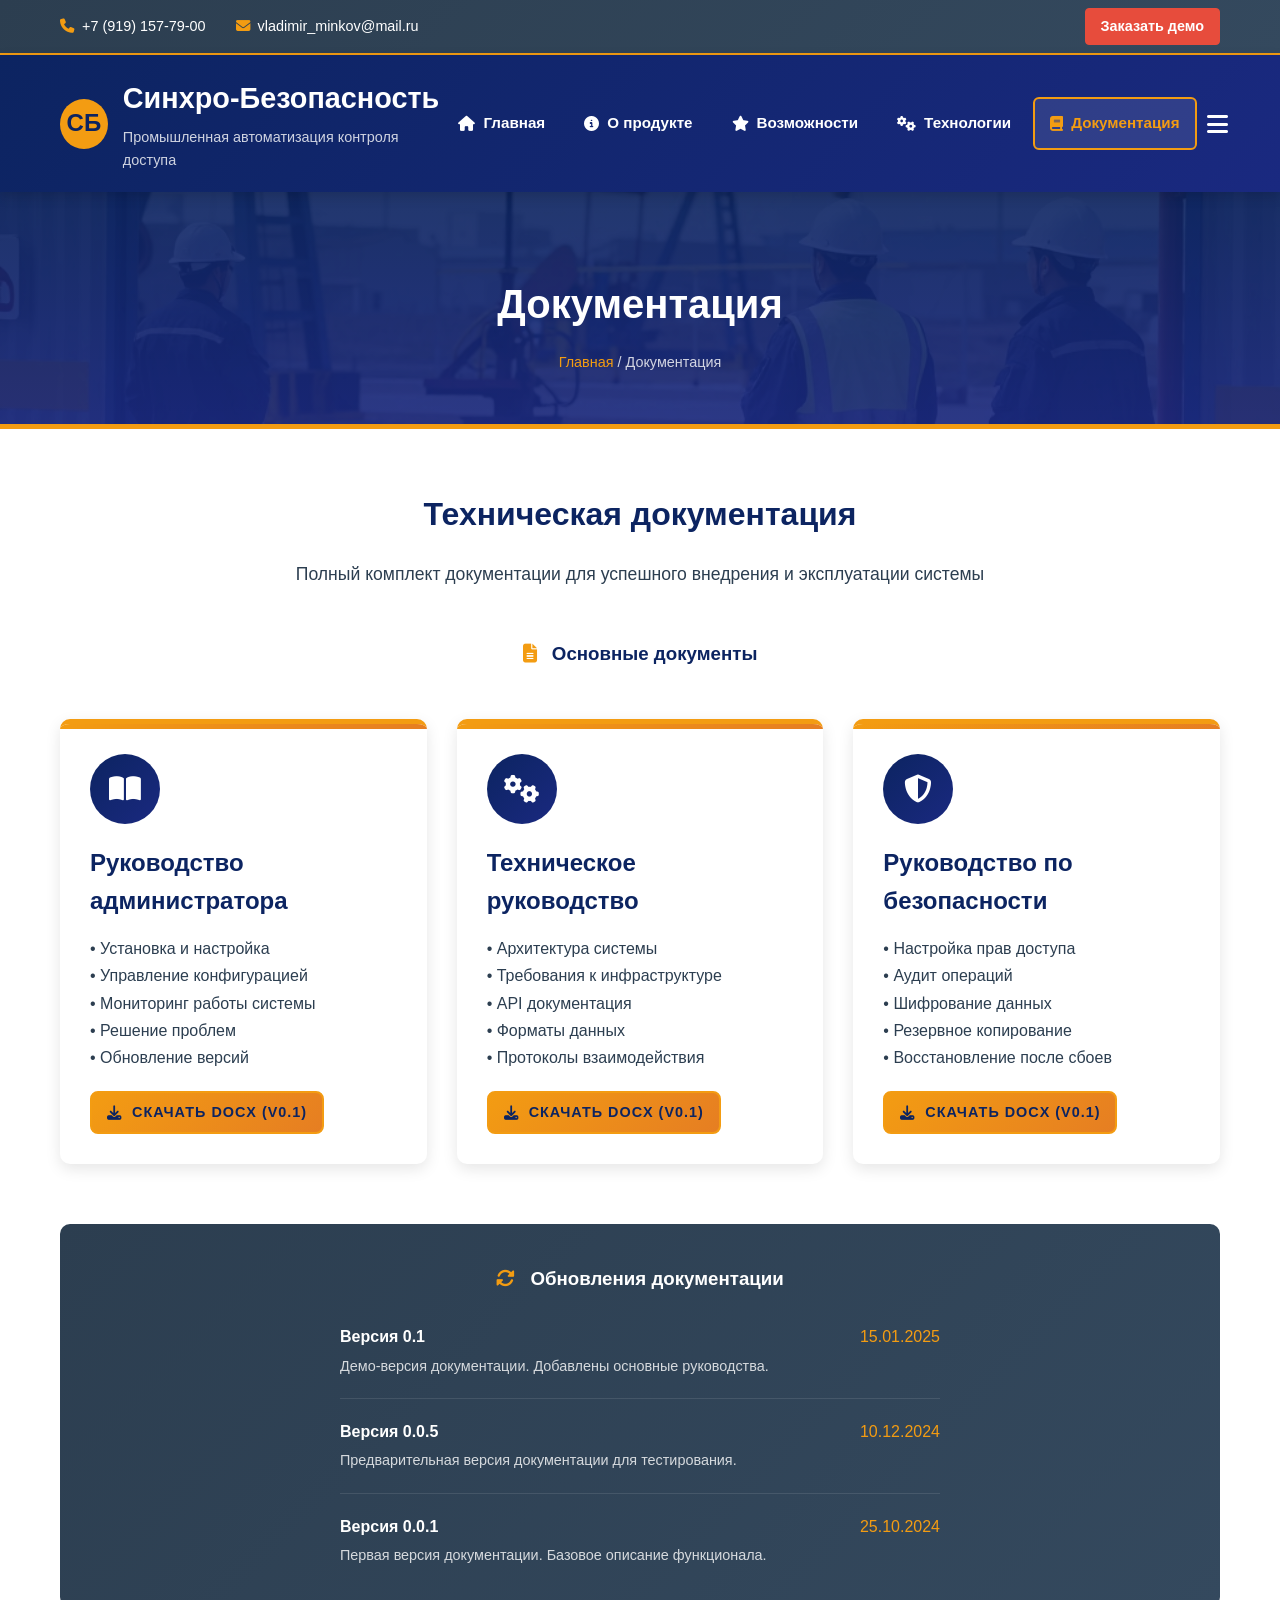
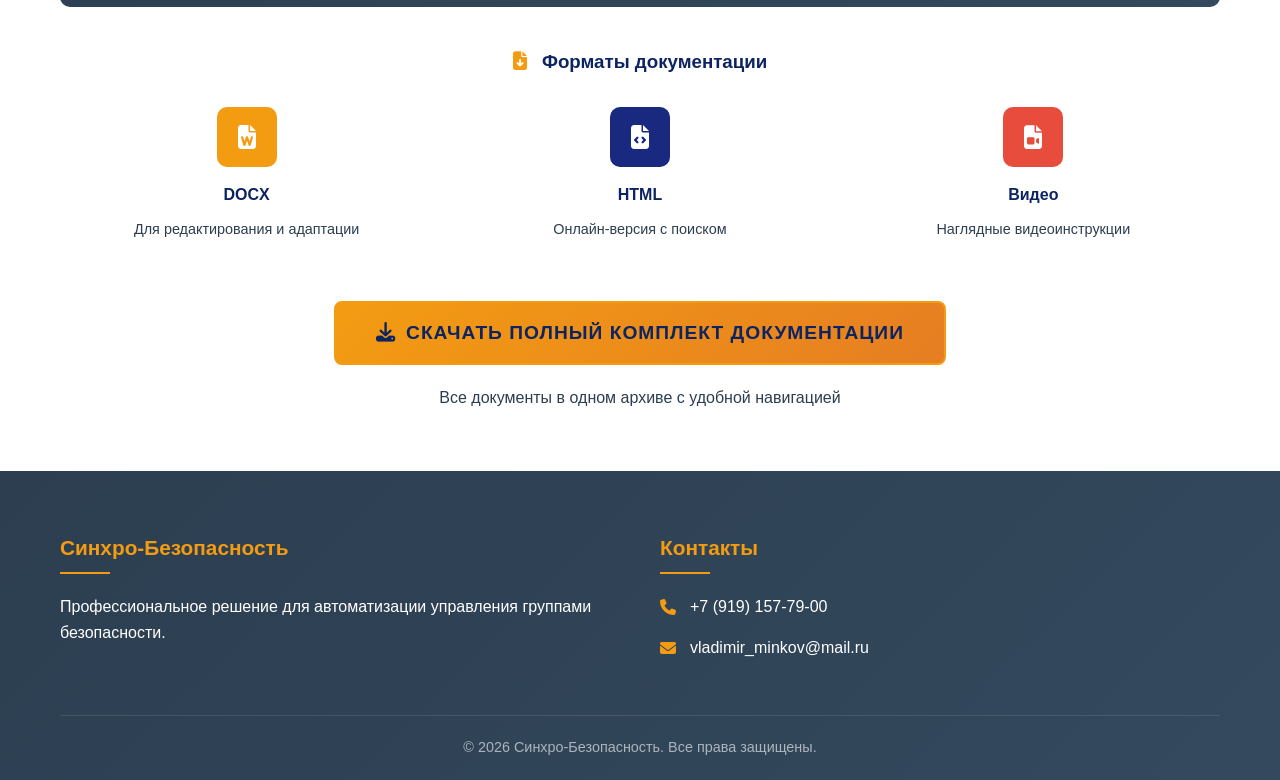
<file: main/docs.html>
<!DOCTYPE html>
<html lang="ru">
<head>
<link rel="icon" href="images/logo.ico"><!-- 32×32 -->
    <meta charset="UTF-8">
    <meta name="viewport" content="width=device-width, initial-scale=1.0">
    <title>Документация - Синхро-Безопасность</title>
    <link rel="stylesheet" href="style.css">
    <link rel="stylesheet" href="https://cdnjs.cloudflare.com/ajax/libs/font-awesome/6.4.0/css/all.min.css">
</head>
<body>
    <!-- Чердак -->
    <div class="top-bar">
        <div class="container">
            <div class="top-contacts">
                <div class="top-contact-item">
                    <i class="fas fa-phone"></i>
                    <span>+7 (919) 157-79-00</span>
                </div>
                <div class="top-contact-item">
                    <i class="fas fa-envelope"></i>
                    <span>vladimir_minkov@mail.ru</span>
                </div>
            </div>
            <a href="contacts.html#demo" class="top-cta">Заказать демо</a>
        </div>
    </div>

    <!-- Шапка -->
    <header class="main-header">
        <div class="container">
            <div class="header-content">
                <a href="index.html" class="logo">
                    <div class="logo-icon">СБ</div>
                    <div class="logo-text">
                        <h1>Синхро-Безопасность</h1>
                        <p class="tagline">Промышленная автоматизация контроля доступа</p>
                    </div>
                </a>
                <nav class="main-nav" id="mainNav">
                    <ul>
                        <li><a href="index.html"><i class="fas fa-home"></i>Главная</a></li>
                        <li><a href="about.html"><i class="fas fa-info-circle"></i>О продукте</a></li>
                        <li><a href="features.html"><i class="fas fa-star"></i>Возможности</a></li>
                        <li><a href="technology.html"><i class="fas fa-cogs"></i>Технологии</a></li>
                        <li><a href="docs.html" class="active"><i class="fas fa-book"></i>Документация</a></li>
                    </ul>
                </nav>
                <button class="side-menu-btn" id="sideMenuBtn">
                    <i class="fas fa-bars"></i>
                </button>
            </div>
        </div>
    </header>

    <!-- Боковое меню -->
    <div class="side-menu" id="sideMenu">
        <div class="side-menu-header">
            <h3>Все разделы</h3>
            <button class="close-side-menu" id="closeSideMenu">
                <i class="fas fa-times"></i>
            </button>
        </div>
        <nav class="side-menu-nav">
            <ul>
                <li><a href="index.html"><i class="fas fa-home"></i>Главная</a></li>
                <li><a href="about.html"><i class="fas fa-info-circle"></i>О продукте</a></li>
                <li><a href="features.html"><i class="fas fa-star"></i>Возможности</a></li>
                <li><a href="technology.html"><i class="fas fa-cogs"></i>Технологии</a></li>
                <li><a href="requirements.html"><i class="fas fa-server"></i>Требования</a></li>
                <li><a href="installation.html"><i class="fas fa-download"></i>Установка</a></li>
                <li><a href="docs.html"><i class="fas fa-book"></i>Документация</a></li>
                <li><a href="contacts.html"><i class="fas fa-phone"></i>Контакты</a></li>
                <li><a href="download.html"><i class="fas fa-file-download"></i>Скачать</a></li>
                <li><a href="support.html"><i class="fas fa-headset"></i>Поддержка</a></li>
                <li><a href="integration.html"><i class="fas fa-link"></i>Интеграция</a></li>
                <li><a href="privacy.html"><i class="fas fa-shield-alt"></i>Политика</a></li>
            </ul>
        </nav>
    </div>

    <!-- Заголовок страницы -->
    <section class="page-header">
        <div class="container">
            <h1>Документация</h1>
            <div class="breadcrumb">
                <a href="index.html">Главная</a> / <span>Документация</span>
            </div>
        </div>
    </section>

    <!-- Содержимое страницы -->
    <section class="content-section">
        <div class="container">
            <div style="text-align: center; margin-bottom: 50px;">
                <h2 style="color: var(--oil-dark); margin-bottom: 20px; font-size: 2rem;">
                    Техническая документация
                </h2>
                <p style="max-width: 800px; margin: 0 auto; font-size: 1.1rem; color: var(--oil-steel);">
                    Полный комплект документации для успешного внедрения и эксплуатации системы
                </p>
            </div>

            <!-- Основные документы -->
            <div style="margin-bottom: 60px;">
                <h3 style="color: var(--oil-dark); margin-bottom: 30px; text-align: center;">
                    <i class="fas fa-file-alt" style="color: var(--oil-gold); margin-right: 10px;"></i>
                    Основные документы
                </h3>
                
                <div class="features-grid">
                    <div class="feature-card">
                        <div class="feature-icon">
                            <i class="fas fa-book-open"></i>
                        </div>
                        <h3>Руководство администратора</h3>
                        <p>
                            • Установка и настройка<br>
                            • Управление конфигурацией<br>
                            • Мониторинг работы системы<br>
                            • Решение проблем<br>
                            • Обновление версий
                        </p>
                        <div style="margin-top: 20px;">
                            <a href="documents/admin_guide.docx" class="btn btn-primary" style="padding: 8px 15px; font-size: 0.9rem;" download="Синхро-Безопасность_Руководство_Администратора_v0.1.docx">
                                <i class="fas fa-download"></i> Скачать DOCX (v0.1)
                            </a>
                        </div>
                    </div>

                    <div class="feature-card">
                        <div class="feature-icon">
                            <i class="fas fa-cogs"></i>
                        </div>
                        <h3>Техническое руководство</h3>
                        <p>
                            • Архитектура системы<br>
                            • Требования к инфраструктуре<br>
                            • API документация<br>
                            • Форматы данных<br>
                            • Протоколы взаимодействия
                        </p>
                        <div style="margin-top: 20px;">
                            <a href="documents/technical_manual.docx" class="btn btn-primary" style="padding: 8px 15px; font-size: 0.9rem;" download="Синхро-Безопасность_Техническое_Руководство_v0.1.docx">
                                <i class="fas fa-download"></i> Скачать DOCX (v0.1)
                            </a>
                        </div>
                    </div>

                    <div class="feature-card">
                        <div class="feature-icon">
                            <i class="fas fa-shield-alt"></i>
                        </div>
                        <h3>Руководство по безопасности</h3>
                        <p>
                            • Настройка прав доступа<br>
                            • Аудит операций<br>
                            • Шифрование данных<br>
                            • Резервное копирование<br>
                            • Восстановление после сбоев
                        </p>
                        <div style="margin-top: 20px;">
                            <a href="documents/security_guide.docx" class="btn btn-primary" style="padding: 8px 15px; font-size: 0.9rem;" download="Синхро-Безопасность_Руководство_Безопасности_v0.1.docx">
                                <i class="fas fa-download"></i> Скачать DOCX (v0.1)
                            </a>
                        </div>
                    </div>
                </div>
            </div>

            <!-- Обновления документации -->
            <div style="background: var(--gradient-steel); color: white; padding: 40px; border-radius: 10px; margin-bottom: 40px;">
                <h3 style="text-align: center; margin-bottom: 30px; color: var(--oil-white);">
                    <i class="fas fa-sync-alt" style="color: var(--oil-gold); margin-right: 10px;"></i>
                    Обновления документации
                </h3>
                
                <div style="max-width: 600px; margin: 0 auto;">
                    <div style="margin-bottom: 20px; padding-bottom: 20px; border-bottom: 1px solid rgba(255,255,255,0.1);">
                        <div style="display: flex; justify-content: space-between; margin-bottom: 5px;">
                            <span style="font-weight: 600;">Версия 0.1</span>
                            <span style="color: var(--oil-gold);">15.01.2025</span>
                        </div>
                        <p style="color: rgba(255,255,255,0.8); font-size: 0.9rem;">
                            Демо-версия документации. Добавлены основные руководства.
                        </p>
                    </div>
                    
                    <div style="margin-bottom: 20px; padding-bottom: 20px; border-bottom: 1px solid rgba(255,255,255,0.1);">
                        <div style="display: flex; justify-content: space-between; margin-bottom: 5px;">
                            <span style="font-weight: 600;">Версия 0.0.5</span>
                            <span style="color: var(--oil-gold);">10.12.2024</span>
                        </div>
                        <p style="color: rgba(255,255,255,0.8); font-size: 0.9rem;">
                            Предварительная версия документации для тестирования.
                        </p>
                    </div>
                    
                    <div>
                        <div style="display: flex; justify-content: space-between; margin-bottom: 5px;">
                            <span style="font-weight: 600;">Версия 0.0.1</span>
                            <span style="color: var(--oil-gold);">25.10.2024</span>
                        </div>
                        <p style="color: rgba(255,255,255,0.8); font-size: 0.9rem;">
                            Первая версия документации. Базовое описание функционала.
                        </p>
                    </div>
                </div>
            </div>

            <!-- Формат документации -->
            <div style="margin-bottom: 60px;">
                <h3 style="color: var(--oil-dark); margin-bottom: 30px; text-align: center;">
                    <i class="fas fa-file-download" style="color: var(--oil-gold); margin-right: 10px;"></i>
                    Форматы документации
                </h3>
                
                <div style="display: grid; grid-template-columns: repeat(auto-fit, minmax(200px, 1fr)); gap: 20px; text-align: center;">
                    <div>
                        <div style="width: 60px; height: 60px; background: var(--oil-gold); color: white; border-radius: 10px; display: flex; align-items: center; justify-content: center; margin: 0 auto 15px; font-size: 24px;">
                            <i class="fas fa-file-word"></i>
                        </div>
                        <h4 style="color: var(--oil-dark); margin-bottom: 10px;">DOCX</h4>
                        <p style="color: var(--oil-steel); font-size: 0.9rem;">
                            Для редактирования и адаптации
                        </p>
                    </div>
                    
                    <div>
                        <div style="width: 60px; height: 60px; background: var(--oil-blue); color: white; border-radius: 10px; display: flex; align-items: center; justify-content: center; margin: 0 auto 15px; font-size: 24px;">
                            <i class="fas fa-file-code"></i>
                        </div>
                        <h4 style="color: var(--oil-dark); margin-bottom: 10px;">HTML</h4>
                        <p style="color: var(--oil-steel); font-size: 0.9rem;">
                            Онлайн-версия с поиском
                        </p>
                    </div>
                    
                    <div>
                        <div style="width: 60px; height: 60px; background: var(--oil-fire); color: white; border-radius: 10px; display: flex; align-items: center; justify-content: center; margin: 0 auto 15px; font-size: 24px;">
                            <i class="fas fa-file-video"></i>
                        </div>
                        <h4 style="color: var(--oil-dark); margin-bottom: 10px;">Видео</h4>
                        <p style="color: var(--oil-steel); font-size: 0.9rem;">
                            Наглядные видеоинструкции
                        </p>
                    </div>
                </div>
            </div>

            <!-- Кнопка по центру -->
            <div style="text-align: center; margin-top: 60px;">
                <a href="documents/full_documentation.zip" class="btn btn-primary" style="font-size: 1.2rem; padding: 15px 40px;" download="Синхро-Безопасность_Полная_Документация_v0.1.zip">
                    <i class="fas fa-download"></i> Скачать полный комплект документации
                </a>
                <p style="margin-top: 20px; color: var(--oil-steel); max-width: 600px; margin-left: auto; margin-right: auto;">
                    Все документы в одном архиве с удобной навигацией
                </p>
            </div>
        </div>
    </section>

    <!-- Подвал -->
    <footer class="main-footer">
        <div class="container">
            <div class="footer-grid">
                <div class="footer-col">
                    <h3>Синхро-Безопасность</h3>
                    <p>Профессиональное решение для автоматизации управления группами безопасности.</p>
                </div>
                <div class="footer-col">
                    <h3>Контакты</h3>
                    <ul class="footer-contact">
                        <li><i class="fas fa-phone"></i> +7 (919) 157-79-00</li>
                        <li><i class="fas fa-envelope"></i> vladimir_minkov@mail.ru</li>
                    </ul>
                </div>
            </div>
            <div class="footer-bottom">
                <p>&copy; <span class="current-year">2025</span> Синхро-Безопасность. Все права защищены.</p>
            </div>
        </div>
    </footer>

    <script src="script.js"></script>
</body>
</html>
</file>
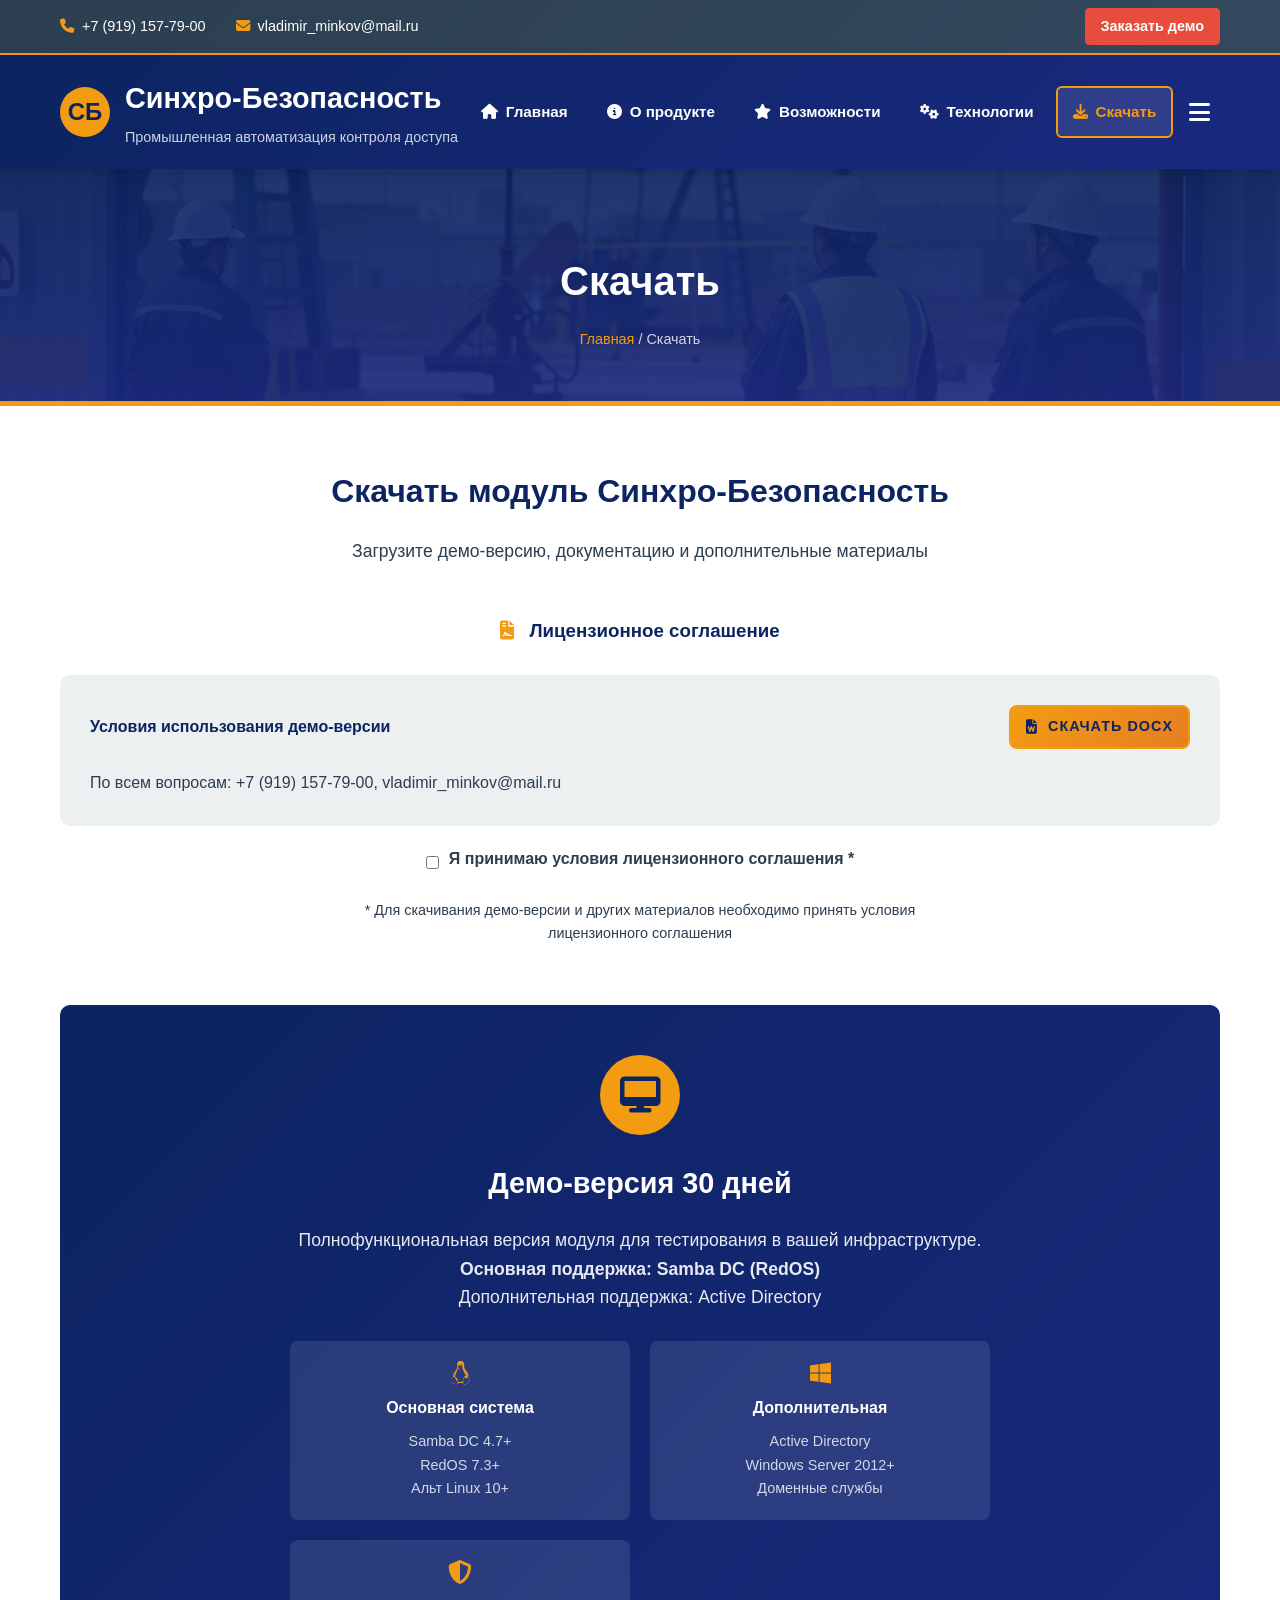
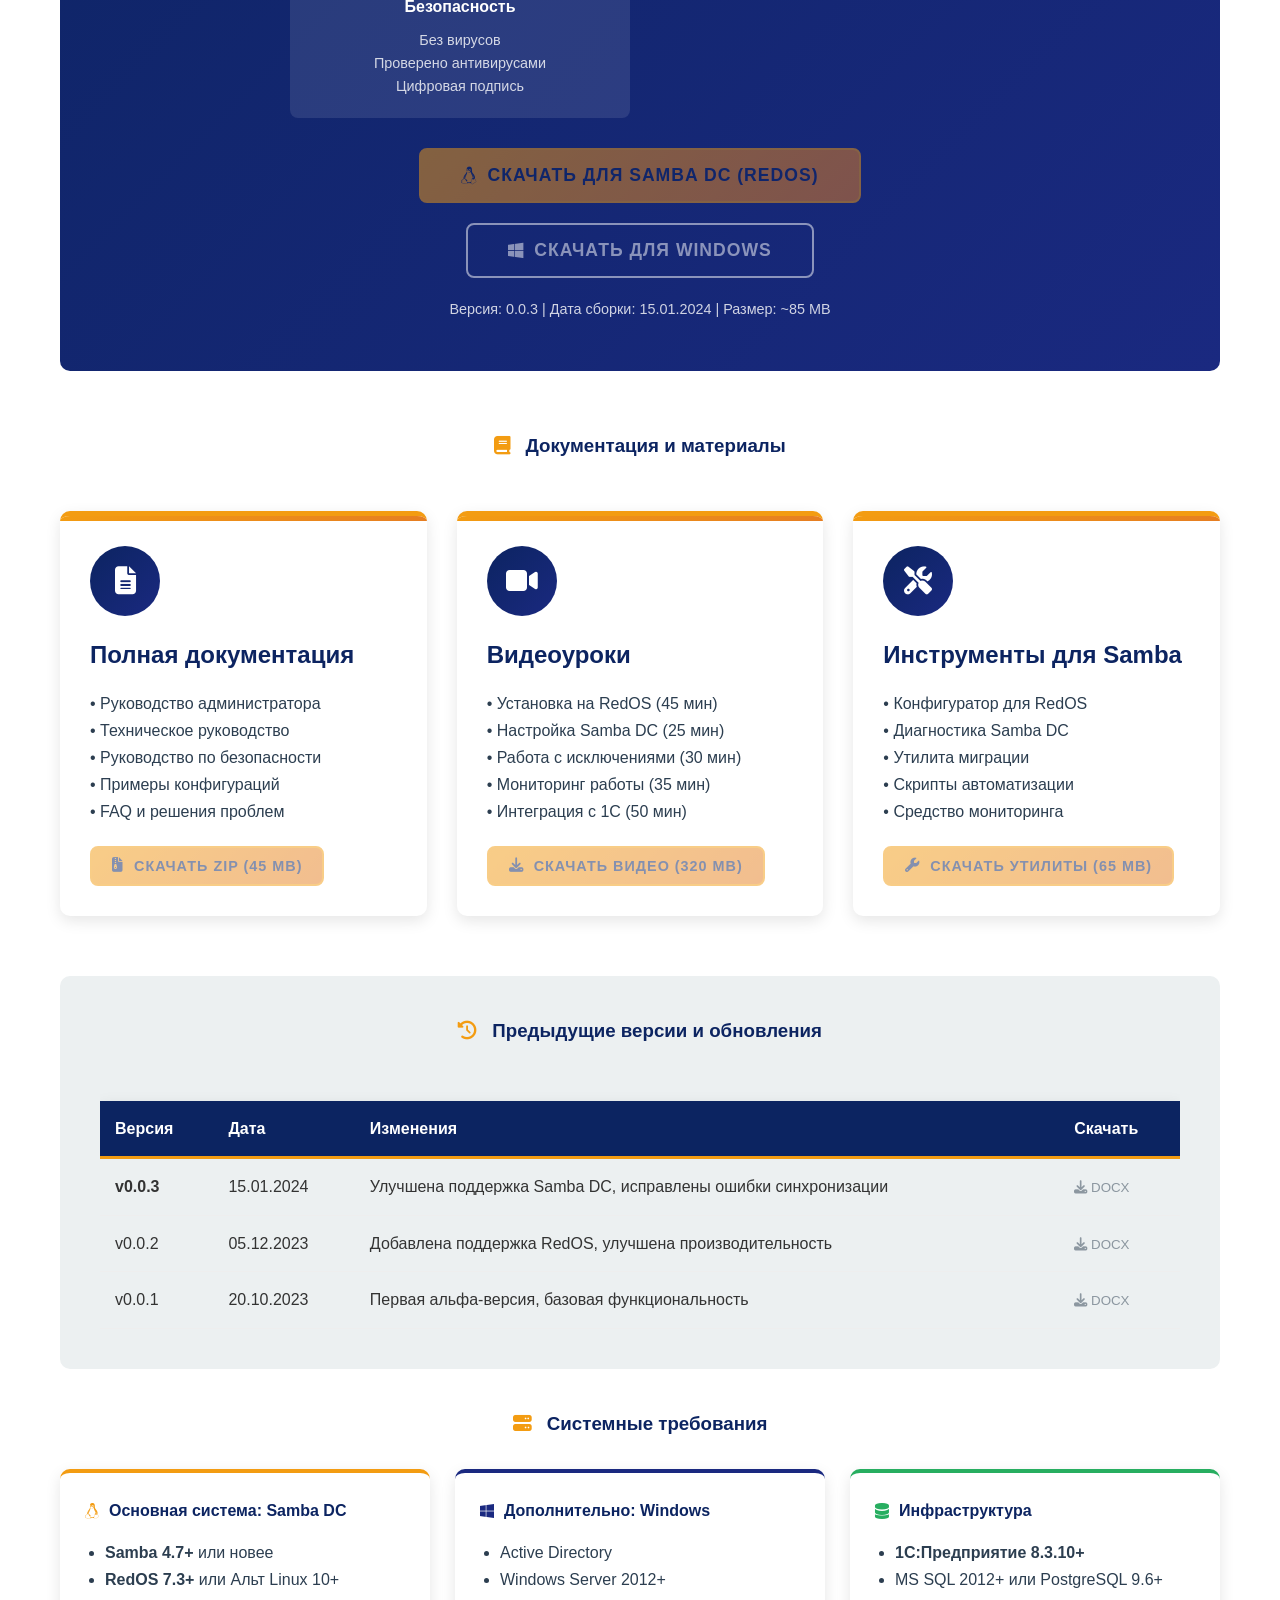
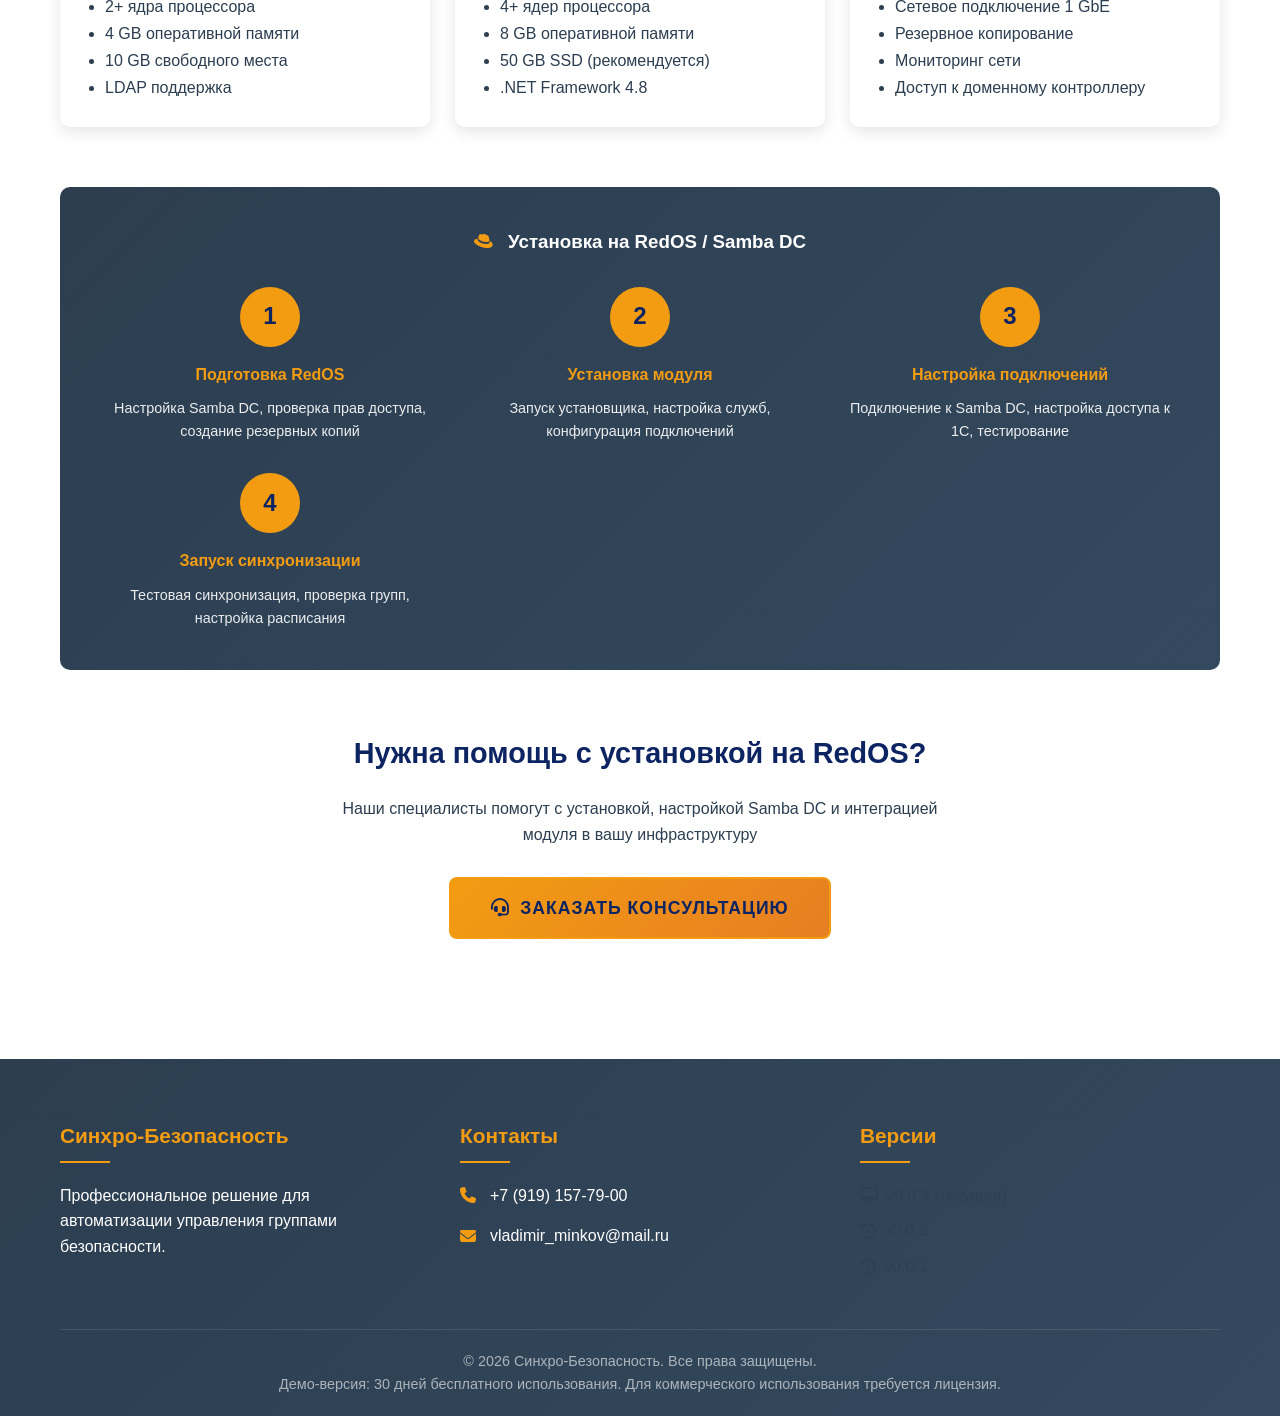
<file: main/download.html>
<!DOCTYPE html>
<html lang="ru">
<head>
<link rel="icon" href="images/logo.ico"><!-- 32×32 -->
    <meta charset="UTF-8">
    <meta name="viewport" content="width=device-width, initial-scale=1.0">
    <title>Скачать - Синхро-Безопасность</title>
    <link rel="stylesheet" href="style.css">
    <link rel="stylesheet" href="https://cdnjs.cloudflare.com/ajax/libs/font-awesome/6.4.0/css/all.min.css">
</head>
<body>
    <!-- Чердак -->
    <div class="top-bar">
        <div class="container">
            <div class="top-contacts">
                <div class="top-contact-item">
                    <i class="fas fa-phone"></i>
                    <span>+7 (919) 157-79-00</span>
                </div>
                <div class="top-contact-item">
                    <i class="fas fa-envelope"></i>
                    <span>vladimir_minkov@mail.ru</span>
                </div>
            </div>
            <a href="contacts.html#demo" class="top-cta">Заказать демо</a>
        </div>
    </div>

    <!-- Шапка -->
    <header class="main-header">
        <div class="container">
            <div class="header-content">
                <a href="index.html" class="logo">
                    <div class="logo-icon">СБ</div>
                    <div class="logo-text">
                        <h1>Синхро-Безопасность</h1>
                        <p class="tagline">Промышленная автоматизация контроля доступа</p>
                    </div>
                </a>
                <nav class="main-nav" id="mainNav">
                    <ul>
                        <li><a href="index.html"><i class="fas fa-home"></i>Главная</a></li>
                        <li><a href="about.html"><i class="fas fa-info-circle"></i>О продукте</a></li>
                        <li><a href="features.html"><i class="fas fa-star"></i>Возможности</a></li>
                        <li><a href="technology.html"><i class="fas fa-cogs"></i>Технологии</a></li>
                        <li><a href="download.html" class="active"><i class="fas fa-download"></i>Скачать</a></li>
                    </ul>
                </nav>
                <button class="side-menu-btn" id="sideMenuBtn">
                    <i class="fas fa-bars"></i>
                </button>
            </div>
        </div>
    </header>

    <!-- Боковое меню -->
    <div class="side-menu" id="sideMenu">
        <div class="side-menu-header">
            <h3>Все разделы</h3>
            <button class="close-side-menu" id="closeSideMenu">
                <i class="fas fa-times"></i>
            </button>
        </div>
        <nav class="side-menu-nav">
            <ul>
                <li><a href="index.html"><i class="fas fa-home"></i>Главная</a></li>
                <li><a href="about.html"><i class="fas fa-info-circle"></i>О продукте</a></li>
                <li><a href="features.html"><i class="fas fa-star"></i>Возможности</a></li>
                <li><a href="technology.html"><i class="fas fa-cogs"></i>Технологии</a></li>
                <li><a href="requirements.html"><i class="fas fa-server"></i>Требования</a></li>
                <li><a href="installation.html"><i class="fas fa-download"></i>Установка</a></li>
                <li><a href="docs.html"><i class="fas fa-book"></i>Документация</a></li>
                <li><a href="contacts.html"><i class="fas fa-phone"></i>Контакты</a></li>
                <li><a href="download.html"><i class="fas fa-file-download"></i>Скачать</a></li>
                <li><a href="support.html"><i class="fas fa-headset"></i>Поддержка</a></li>
                <li><a href="integration.html"><i class="fas fa-link"></i>Интеграция</a></li>
                <li><a href="privacy.html"><i class="fas fa-shield-alt"></i>Политика</a></li>
            </ul>
        </nav>
    </div>

    <!-- Заголовок страницы -->
    <section class="page-header">
        <div class="container">
            <h1>Скачать</h1>
            <div class="breadcrumb">
                <a href="index.html">Главная</a> / <span>Скачать</span>
            </div>
        </div>
    </section>

    <!-- Содержимое страницы -->
    <section class="content-section">
        <div class="container">
            <div style="text-align: center; margin-bottom: 50px;">
                <h2 style="color: var(--oil-dark); margin-bottom: 20px; font-size: 2rem;">
                    Скачать модуль Синхро-Безопасность
                </h2>
                <p style="max-width: 800px; margin: 0 auto; font-size: 1.1rem; color: var(--oil-steel);">
                    Загрузите демо-версию, документацию и дополнительные материалы
                </p>
            </div>

            <!-- Лицензионное соглашение -->
            <div style="margin-bottom: 60px;">
                <h3 style="color: var(--oil-dark); margin-bottom: 30px; text-align: center;">
                    <i class="fas fa-file-contract" style="color: var(--oil-gold); margin-right: 10px;"></i>
                    Лицензионное соглашение
                </h3>
                
                <div style="background: var(--oil-light); padding: 30px; border-radius: 10px; max-height: 300px; overflow-y: auto; margin-bottom: 20px;">
                    <div style="display: flex; align-items: center; justify-content: space-between; margin-bottom: 20px;">
                        <h4 style="color: var(--oil-dark); margin: 0;">Условия использования демо-версии</h4>
                        <a href="download/license_agreement.docx" class="btn btn-primary" style="padding: 8px 15px; font-size: 0.9rem;" download="Лицензионное_Соглашение_Синхро-Безопасность.docx">
                            <i class="fas fa-file-word"></i> Скачать DOCX
                        </a>
                    </div>
                    
                    <div style="color: var(--oil-steel); line-height: 1.7;">
                        По всем вопросам: +7 (919) 157-79-00, vladimir_minkov@mail.ru</p>
                    </div>
                </div>
                
                <div style="text-align: center;">
                    <div class="form-group" style="display: flex; align-items: center; justify-content: center; gap: 10px; margin-bottom: 20px;">
                        <input type="checkbox" id="licenseAgree" style="margin-top: 0;">
                        <label for="licenseAgree" style="font-size: 1rem; color: var(--oil-steel);">
                            Я принимаю условия лицензионного соглашения *
                        </label>
                    </div>
                    
                    <p style="color: var(--oil-steel); font-size: 0.9rem; margin-bottom: 30px; max-width: 600px; margin-left: auto; margin-right: auto;">
                        * Для скачивания демо-версии и других материалов необходимо принять условия лицензионного соглашения
                    </p>
                </div>
            </div>

            <!-- Демо-версия -->
            <div style="background: var(--gradient-oil); color: white; padding: 50px; border-radius: 10px; margin-bottom: 60px; text-align: center;">
                <div style="max-width: 700px; margin: 0 auto;">
                    <div style="width: 80px; height: 80px; background: var(--oil-gold); color: var(--oil-dark); border-radius: 50%; display: flex; align-items: center; justify-content: center; margin: 0 auto 25px; font-size: 36px;">
                        <i class="fas fa-desktop"></i>
                    </div>
                    <h3 style="font-size: 1.8rem; margin-bottom: 20px; color: white;">Демо-версия 30 дней</h3>
                    <p style="margin-bottom: 30px; font-size: 1.1rem; line-height: 1.6; opacity: 0.9;">
                        Полнофункциональная версия модуля для тестирования в вашей инфраструктуре.<br>
                        <strong>Основная поддержка: Samba DC (RedOS)</strong><br>
                        Дополнительная поддержка: Active Directory
                    </p>
                    
                    <div style="display: grid; grid-template-columns: repeat(auto-fit, minmax(250px, 1fr)); gap: 20px; margin-bottom: 30px;">
                        <div style="background: rgba(255,255,255,0.1); padding: 20px; border-radius: 8px;">
                            <i class="fab fa-linux" style="color: var(--oil-gold); font-size: 1.5rem; margin-bottom: 10px;"></i>
                            <h4 style="margin-bottom: 10px;">Основная система</h4>
                            <p style="font-size: 0.9rem; opacity: 0.8;">
                                Samba DC 4.7+<br>
                                RedOS 7.3+<br>
                                Альт Linux 10+
                            </p>
                        </div>
                        
                        <div style="background: rgba(255,255,255,0.1); padding: 20px; border-radius: 8px;">
                            <i class="fab fa-windows" style="color: var(--oil-gold); font-size: 1.5rem; margin-bottom: 10px;"></i>
                            <h4 style="margin-bottom: 10px;">Дополнительная</h4>
                            <p style="font-size: 0.9rem; opacity: 0.8;">
                                Active Directory<br>
                                Windows Server 2012+<br>
                                Доменные службы
                            </p>
                        </div>
                        
                        <div style="background: rgba(255,255,255,0.1); padding: 20px; border-radius: 8px;">
                            <i class="fas fa-shield-alt" style="color: var(--oil-gold); font-size: 1.5rem; margin-bottom: 10px;"></i>
                            <h4 style="margin-bottom: 10px;">Безопасность</h4>
                            <p style="font-size: 0.9rem; opacity: 0.8;">
                                Без вирусов<br>
                                Проверено антивирусами<br>
                                Цифровая подпись
                            </p>
                        </div>
                    </div>
                    
                    <div style="display: flex; gap: 20px; justify-content: center; flex-wrap: wrap;">
                        <button id="downloadSamba" class="btn btn-primary" style="padding: 15px 40px; font-size: 1.1rem;" disabled>
                            <i class="fab fa-linux"></i> Скачать для Samba DC (RedOS)
                        </button>
                        <button id="downloadWindows" class="btn btn-secondary" style="padding: 15px 40px; font-size: 1.1rem;" disabled>
                            <i class="fab fa-windows"></i> Скачать для Windows
                        </button>
                    </div>
                    
                    <p style="margin-top: 20px; font-size: 0.9rem; opacity: 0.8;">
                        Версия: 0.0.3 | Дата сборки: 15.01.2024 | Размер: ~85 MB
                    </p>
                </div>
            </div>

            <!-- Документация -->
            <div style="margin-bottom: 60px;">
                <h3 style="color: var(--oil-dark); margin-bottom: 30px; text-align: center;">
                    <i class="fas fa-book" style="color: var(--oil-gold); margin-right: 10px;"></i>
                    Документация и материалы
                </h3>
                
                <div class="features-grid">
                    <div class="feature-card">
                        <div class="feature-icon">
                            <i class="fas fa-file-alt"></i>
                        </div>
                        <h3>Полная документация</h3>
                        <p>
                            • Руководство администратора<br>
                            • Техническое руководство<br>
                            • Руководство по безопасности<br>
                            • Примеры конфигураций<br>
                            • FAQ и решения проблем
                        </p>
                        <div style="margin-top: 20px;">
                            <button id="downloadDocs" class="btn btn-primary" style="padding: 10px 20px; font-size: 0.9rem;" disabled>
                                <i class="fas fa-file-archive"></i> Скачать ZIP (45 MB)
                            </button>
                        </div>
                    </div>

                    <div class="feature-card">
                        <div class="feature-icon">
                            <i class="fas fa-video"></i>
                        </div>
                        <h3>Видеоуроки</h3>
                        <p>
                            • Установка на RedOS (45 мин)<br>
                            • Настройка Samba DC (25 мин)<br>
                            • Работа с исключениями (30 мин)<br>
                            • Мониторинг работы (35 мин)<br>
                            • Интеграция с 1С (50 мин)
                        </p>
                        <div style="margin-top: 20px;">
                            <button id="downloadVideo" class="btn btn-primary" style="padding: 10px 20px; font-size: 0.9rem;" disabled>
                                <i class="fas fa-download"></i> Скачать видео (320 MB)
                            </button>
                        </div>
                    </div>

                    <div class="feature-card">
                        <div class="feature-icon">
                            <i class="fas fa-tools"></i>
                        </div>
                        <h3>Инструменты для Samba</h3>
                        <p>
                            • Конфигуратор для RedOS<br>
                            • Диагностика Samba DC<br>
                            • Утилита миграции<br>
                            • Скрипты автоматизации<br>
                            • Средство мониторинга
                        </p>
                        <div style="margin-top: 20px;">
                            <button id="downloadTools" class="btn btn-primary" style="padding: 10px 20px; font-size: 0.9rem;" disabled>
                                <i class="fas fa-wrench"></i> Скачать утилиты (65 MB)
                            </button>
                        </div>
                    </div>
                </div>
            </div>

            <!-- Версии и обновления -->
            <div style="background: var(--oil-light); padding: 40px; border-radius: 10px; margin-bottom: 40px;">
                <h3 style="color: var(--oil-dark); margin-bottom: 25px; text-align: center;">
                    <i class="fas fa-history" style="color: var(--oil-gold); margin-right: 10px;"></i>
                    Предыдущие версии и обновления
                </h3>
                
                <div style="overflow-x: auto;">
                    <table class="requirements-table" style="min-width: 600px;">
                        <thead>
                            <tr>
                                <th>Версия</th>
                                <th>Дата</th>
                                <th>Изменения</th>
                                <th>Скачать</th>
                            </tr>
                        </thead>
                        <tbody>
                            <tr>
                                <td><strong>v0.0.3</strong></td>
                                <td>15.01.2024</td>
                                <td>Улучшена поддержка Samba DC, исправлены ошибки синхронизации</td>
                                <td>
                                    <button class="download-version" data-version="0.0.3" data-filename="syncsecurity_v0.0.3.docx" style="background: none; border: none; color: var(--oil-steel); cursor: not-allowed;" disabled>
                                        <i class="fas fa-download"></i> DOCX
                                    </button>
                                </td>
                            </tr>
                            <tr>
                                <td>v0.0.2</td>
                                <td>05.12.2023</td>
                                <td>Добавлена поддержка RedOS, улучшена производительность</td>
                                <td>
                                    <button class="download-version" data-version="0.0.2" data-filename="syncsecurity_v0.0.2.docx" style="background: none; border: none; color: var(--oil-steel); cursor: not-allowed;" disabled>
                                        <i class="fas fa-download"></i> DOCX
                                    </button>
                                </td>
                            </tr>
                            <tr>
                                <td>v0.0.1</td>
                                <td>20.10.2023</td>
                                <td>Первая альфа-версия, базовая функциональность</td>
                                <td>
                                    <button class="download-version" data-version="0.0.1" data-filename="syncsecurity_v0.0.1.docx" style="background: none; border: none; color: var(--oil-steel); cursor: not-allowed;" disabled>
                                        <i class="fas fa-download"></i> DOCX
                                    </button>
                                </td>
                            </tr>
                        </tbody>
                    </table>
                </div>
            </div>

            <!-- Системные требования с акцентом на Samba/RedOS -->
            <div style="margin-bottom: 60px;">
                <h3 style="color: var(--oil-dark); margin-bottom: 30px; text-align: center;">
                    <i class="fas fa-server" style="color: var(--oil-gold); margin-right: 10px;"></i>
                    Системные требования
                </h3>
                
                <div style="display: grid; grid-template-columns: repeat(auto-fit, minmax(300px, 1fr)); gap: 25px;">
                    <div style="background: white; padding: 25px; border-radius: 10px; box-shadow: 0 5px 15px rgba(0,0,0,0.1); border-top: 4px solid var(--oil-gold);">
                        <h4 style="color: var(--oil-dark); margin-bottom: 15px; display: flex; align-items: center; gap: 10px;">
                            <i class="fab fa-linux" style="color: var(--oil-gold);"></i>
                            <span>Основная система: Samba DC</span>
                        </h4>
                        <ul style="color: var(--oil-steel); line-height: 1.7; padding-left: 20px;">
                            <li><strong>Samba 4.7+</strong> или новее</li>
                            <li><strong>RedOS 7.3+</strong> или Альт Linux 10+</li>
                            <li>2+ ядра процессора</li>
                            <li>4 GB оперативной памяти</li>
                            <li>10 GB свободного места</li>
                            <li>LDAP поддержка</li>
                        </ul>
                    </div>
                    
                    <div style="background: white; padding: 25px; border-radius: 10px; box-shadow: 0 5px 15px rgba(0,0,0,0.1); border-top: 4px solid var(--oil-blue);">
                        <h4 style="color: var(--oil-dark); margin-bottom: 15px; display: flex; align-items: center; gap: 10px;">
                            <i class="fab fa-windows" style="color: var(--oil-blue);"></i>
                            <span>Дополнительно: Windows</span>
                        </h4>
                        <ul style="color: var(--oil-steel); line-height: 1.7; padding-left: 20px;">
                            <li>Active Directory</li>
                            <li>Windows Server 2012+</li>
                            <li>4+ ядер процессора</li>
                            <li>8 GB оперативной памяти</li>
                            <li>50 GB SSD (рекомендуется)</li>
                            <li>.NET Framework 4.8</li>
                        </ul>
                    </div>
                    
                    <div style="background: white; padding: 25px; border-radius: 10px; box-shadow: 0 5px 15px rgba(0,0,0,0.1); border-top: 4px solid var(--oil-green);">
                        <h4 style="color: var(--oil-dark); margin-bottom: 15px; display: flex; align-items: center; gap: 10px;">
                            <i class="fas fa-database" style="color: var(--oil-green);"></i>
                            Инфраструктура
                        </h4>
                        <ul style="color: var(--oil-steel); line-height: 1.7; padding-left: 20px;">
                            <li><strong>1С:Предприятие 8.3.10+</strong></li>
                            <li>MS SQL 2012+ или PostgreSQL 9.6+</li>
                            <li>Сетевое подключение 1 GbE</li>
                            <li>Резервное копирование</li>
                            <li>Мониторинг сети</li>
                            <li>Доступ к доменному контроллеру</li>
                        </ul>
                    </div>
                </div>
            </div>

            <!-- Инструкция по установке с акцентом на RedOS -->
            <div style="background: var(--gradient-steel); color: white; padding: 40px; border-radius: 10px; margin-bottom: 40px;">
                <h3 style="text-align: center; margin-bottom: 30px; color: var(--oil-white);">
                    <i class="fab fa-redhat" style="color: var(--oil-gold); margin-right: 10px;"></i>
                    Установка на RedOS / Samba DC
                </h3>
                
                <div style="display: grid; grid-template-columns: repeat(auto-fit, minmax(250px, 1fr)); gap: 30px;">
                    <div style="text-align: center;">
                        <div style="width: 60px; height: 60px; background: var(--oil-gold); color: var(--oil-dark); border-radius: 50%; display: flex; align-items: center; justify-content: center; margin: 0 auto 15px; font-size: 24px; font-weight: bold;">1</div>
                        <h4 style="margin-bottom: 10px; color: var(--oil-gold);">Подготовка RedOS</h4>
                        <p style="font-size: 0.9rem; opacity: 0.9;">
                            Настройка Samba DC, проверка прав доступа, создание резервных копий
                        </p>
                    </div>
                    
                    <div style="text-align: center;">
                        <div style="width: 60px; height: 60px; background: var(--oil-gold); color: var(--oil-dark); border-radius: 50%; display: flex; align-items: center; justify-content: center; margin: 0 auto 15px; font-size: 24px; font-weight: bold;">2</div>
                        <h4 style="margin-bottom: 10px; color: var(--oil-gold);">Установка модуля</h4>
                        <p style="font-size: 0.9rem; opacity: 0.9;">
                            Запуск установщика, настройка служб, конфигурация подключений
                        </p>
                    </div>
                    
                    <div style="text-align: center;">
                        <div style="width: 60px; height: 60px; background: var(--oil-gold); color: var(--oil-dark); border-radius: 50%; display: flex; align-items: center; justify-content: center; margin: 0 auto 15px; font-size: 24px; font-weight: bold;">3</div>
                        <h4 style="margin-bottom: 10px; color: var(--oil-gold);">Настройка подключений</h4>
                        <p style="font-size: 0.9rem; opacity: 0.9;">
                            Подключение к Samba DC, настройка доступа к 1С, тестирование
                        </p>
                    </div>
                    
                    <div style="text-align: center;">
                        <div style="width: 60px; height: 60px; background: var(--oil-gold); color: var(--oil-dark); border-radius: 50%; display: flex; align-items: center; justify-content: center; margin: 0 auto 15px; font-size: 24px; font-weight: bold;">4</div>
                        <h4 style="margin-bottom: 10px; color: var(--oil-gold);">Запуск синхронизации</h4>
                        <p style="font-size: 0.9rem; opacity: 0.9;">
                            Тестовая синхронизация, проверка групп, настройка расписания
                        </p>
                    </div>
                </div>
            </div>

            <!-- Кнопка заказа консультации по центру -->
            <div style="text-align: center; margin: 60px 0;">
                <h3 style="color: var(--oil-dark); margin-bottom: 20px; font-size: 1.8rem;">
                    Нужна помощь с установкой на RedOS?
                </h3>
                <p style="margin-bottom: 30px; color: var(--oil-steel); max-width: 600px; margin-left: auto; margin-right: auto;">
                    Наши специалисты помогут с установкой, настройкой Samba DC и интеграцией модуля в вашу инфраструктуру
                </p>
                <a href="contacts.html#demo" class="btn btn-primary" style="padding: 15px 40px; font-size: 1.1rem;">
                    <i class="fas fa-headset"></i> Заказать консультацию
                </a>
            </div>
        </div>
    </section>

    <!-- Подвал -->
    <footer class="main-footer">
        <div class="container">
            <div class="footer-grid">
                <div class="footer-col">
                    <h3>Синхро-Безопасность</h3>
                    <p>Профессиональное решение для автоматизации управления группами безопасности.</p>
                </div>
                <div class="footer-col">
                    <h3>Контакты</h3>
                    <ul class="footer-contact">
                        <li><i class="fas fa-phone"></i> +7 (919) 157-79-00</li>
                        <li><i class="fas fa-envelope"></i> vladimir_minkov@mail.ru</li>
                    </ul>
                </div>
                <div class="footer-col">
                    <h3>Версии</h3>
                    <ul class="footer-links">
                        <li><a href="#" class="version-link" data-version="0.0.3" data-filename="syncsecurity_v0.0.3.docx"><i class="fas fa-desktop"></i> v0.0.3 (текущая)</a></li>
                        <li><a href="#" class="version-link" data-version="0.0.2" data-filename="syncsecurity_v0.0.2.docx"><i class="fas fa-history"></i> v0.0.2</a></li>
                        <li><a href="#" class="version-link" data-version="0.0.1" data-filename="syncsecurity_v0.0.1.docx"><i class="fas fa-history"></i> v0.0.1</a></li>
                    </ul>
                </div>
            </div>
            <div class="footer-bottom">
                <p>&copy; <span class="current-year">2025</span> Синхро-Безопасность. Все права защищены.</p>
                <p>Демо-версия: 30 дней бесплатного использования. Для коммерческого использования требуется лицензия.</p>
            </div>
        </div>
    </footer>

    <script src="script.js"></script>
    <script>
    // ===== JavaScript для страницы скачивания =====
    document.addEventListener('DOMContentLoaded', function() {
        console.log('Страница скачивания загружена');
        
        // Обработка лицензионного соглашения
        const licenseCheckbox = document.getElementById('licenseAgree');
        const allDownloadButtons = document.querySelectorAll('button[id^="download"], button.download-version, a.version-link');
        
        // Функция для обновления состояния всех кнопок (кроме лицензии)
        function updateAllButtons() {
            const isChecked = licenseCheckbox ? licenseCheckbox.checked : false;
            
            allDownloadButtons.forEach(button => {
                if (button.tagName === 'BUTTON') {
                    button.disabled = !isChecked;
                    button.style.opacity = isChecked ? '1' : '0.5';
                    button.style.cursor = isChecked ? 'pointer' : 'not-allowed';
                    
                    // Обновляем цвет для кнопок в таблице
                    if (button.classList.contains('download-version')) {
                        button.style.color = isChecked ? 'var(--oil-gold)' : 'var(--oil-steel)';
                    }
                } else if (button.tagName === 'A' && button.classList.contains('version-link')) {
                    // Для ссылок версий в подвале
                    if (!isChecked) {
                        button.style.pointerEvents = 'none';
                        button.style.opacity = '0.5';
                        button.style.color = 'var(--oil-steel)';
                    } else {
                        button.style.pointerEvents = 'auto';
                        button.style.opacity = '1';
                        button.style.color = '';
                    }
                }
            });
        }
        
        // Инициализация состояния кнопок
        updateAllButtons();
        
        // Слушаем изменения чекбокса
        if (licenseCheckbox) {
            licenseCheckbox.addEventListener('change', updateAllButtons);
        }
        
        // Функция для проверки согласия и скачивания
        function checkAndDownload(filename, alertMessage) {
            if (!licenseCheckbox || !licenseCheckbox.checked) {
                alert('❌ Для скачивания необходимо принять условия лицензионного соглашения');
                return false;
            }
            
            // Показываем сообщение если есть
            if (alertMessage) {
                if (confirm(alertMessage + '\n\nНажмите ОК для начала скачивания')) {
                    // Переход на реальный файл
                    window.location.href = 'download/' + filename;
                } else {
                    return false;
                }
            } else {
                // Переход на реальный файл
                window.location.href = 'download/' + filename;
            }
            
            // Логируем скачивание
            console.log('Скачивание файла:', filename);
            
            // Сохраняем в localStorage статистику
            try {
                let downloads = localStorage.getItem('syncsecurity_downloads') || '0';
                downloads = parseInt(downloads) + 1;
                localStorage.setItem('syncsecurity_downloads', downloads.toString());
                
                // Также сохраняем какой файл скачали
                let downloadHistory = JSON.parse(localStorage.getItem('syncsecurity_download_history') || '[]');
                downloadHistory.push({
                    filename: filename,
                    timestamp: new Date().toISOString(),
                    version: filename.match(/v\d+\.\d+\.\d+/)?.[0] || 'unknown'
                });
                
                // Храним только последние 50 скачиваний
                if (downloadHistory.length > 50) {
                    downloadHistory = downloadHistory.slice(-50);
                }
                
                localStorage.setItem('syncsecurity_download_history', JSON.stringify(downloadHistory));
                console.log('Статистика скачиваний обновлена. Всего:', downloads);
            } catch (e) {
                console.log('Не удалось сохранить статистику скачиваний');
            }
            
            return true;
        }
        
        // Обработчики для основных кнопок скачивания
        const downloadHandlers = {
            'downloadSamba': {
                filename: 'syncsecurity_samba_demo_v0.0.3.docx',
                message: 'Начинается скачивание демо-версии для Samba DC (RedOS) v0.0.3\n\nФайл: syncsecurity_samba_demo_v0.0.3.docx'
            },
            'downloadWindows': {
                filename: 'syncsecurity_windows_demo_v0.0.3.docx',
                message: 'Начинается скачивание демо-версии для Windows v0.0.3\n\nФайл: syncsecurity_windows_demo_v0.0.3.docx'
            },
            'downloadDocs': {
                filename: 'syncsecurity_documentation_v0.0.3.zip',
                message: 'Начинается скачивание документации v0.0.3\n\nФайл: syncsecurity_documentation_v0.0.3.zip'
            },
            'downloadVideo': {
                filename: 'syncsecurity_video_tutorials_v0.0.3.zip',
                message: 'Начинается скачивание видеоуроков v0.0.3\n\nФайл: syncsecurity_video_tutorials_v0.0.3.zip'
            },
            'downloadTools': {
                filename: 'syncsecurity_tools_pack_v0.0.3.zip',
                message: 'Начинается скачивание инструментов v0.0.3\n\nФайл: syncsecurity_tools_pack_v0.0.3.zip'
            }
        };
        
        // Назначаем обработчики для всех кнопок
        Object.keys(downloadHandlers).forEach(buttonId => {
            const button = document.getElementById(buttonId);
            if (button) {
                button.addEventListener('click', function() {
                    const handler = downloadHandlers[buttonId];
                    checkAndDownload(handler.filename, handler.message);
                });
            }
        });
        
        // Обработчики для кнопок скачивания версий в таблице
        document.querySelectorAll('.download-version').forEach(button => {
            button.addEventListener('click', function() {
                const version = this.getAttribute('data-version');
                const filename = this.getAttribute('data-filename') || `syncsecurity_v${version}.docx`;
                
                checkAndDownload(filename, `Начинается скачивание версии ${version}\n\nФайл: ${filename}`);
            });
        });
        
        // Обработчики для ссылок версий в подвале
        document.querySelectorAll('a.version-link').forEach(link => {
            link.addEventListener('click', function(e) {
                e.preventDefault();
                const version = this.getAttribute('data-version');
                const filename = this.getAttribute('data-filename') || `syncsecurity_v${version}.docx`;
                
                checkAndDownload(filename, `Начинается скачивание версии ${version}\n\nФайл: ${filename}`);
            });
        });
        
        // Для лицензионного соглашения - работает всегда
        const licenseBtn = document.querySelector('a[href*="license_agreement"]');
        if (licenseBtn) {
            licenseBtn.addEventListener('click', function(e) {
                console.log('Скачивание лицензионного соглашения');
                // Файл скачается автоматически благодаря атрибуту download
                // Можно добавить логирование
                try {
                    let licenseDownloads = localStorage.getItem('syncsecurity_license_downloads') || '0';
                    licenseDownloads = parseInt(licenseDownloads) + 1;
                    localStorage.setItem('syncsecurity_license_downloads', licenseDownloads.toString());
                    console.log('Лицензионных соглашений скачано:', licenseDownloads);
                } catch (e) {
                    console.log('Не удалось сохранить статистику по лицензии');
                }
                return true;
            });
        }
        
        // Показываем статистику скачиваний в консоли (для отладки)
        try {
            const totalDownloads = localStorage.getItem('syncsecurity_downloads') || '0';
            const licenseDownloads = localStorage.getItem('syncsecurity_license_downloads') || '0';
            console.log('📊 Статистика скачиваний:');
            console.log('Всего файлов скачано:', totalDownloads);
            console.log('Лицензий скачано:', licenseDownloads);
            
            const downloadHistory = JSON.parse(localStorage.getItem('syncsecurity_download_history') || '[]');
            if (downloadHistory.length > 0) {
                console.log('История скачиваний (последние 5):', downloadHistory.slice(-5));
            }
        } catch (e) {
            console.log('Не удалось загрузить статистику');
        }
        
        // Добавляем обработку ошибок скачивания
        window.addEventListener('error', function(e) {
            if (e.target.tagName === 'A' && e.target.hasAttribute('download')) {
                console.error('Ошибка при скачивании файла:', e.target.href);
                alert('Ошибка при скачивании файла. Пожалуйста, попробуйте позже или свяжитесь с поддержкой.');
            }
        });
    });
    </script>
</body>
</html>
</file>
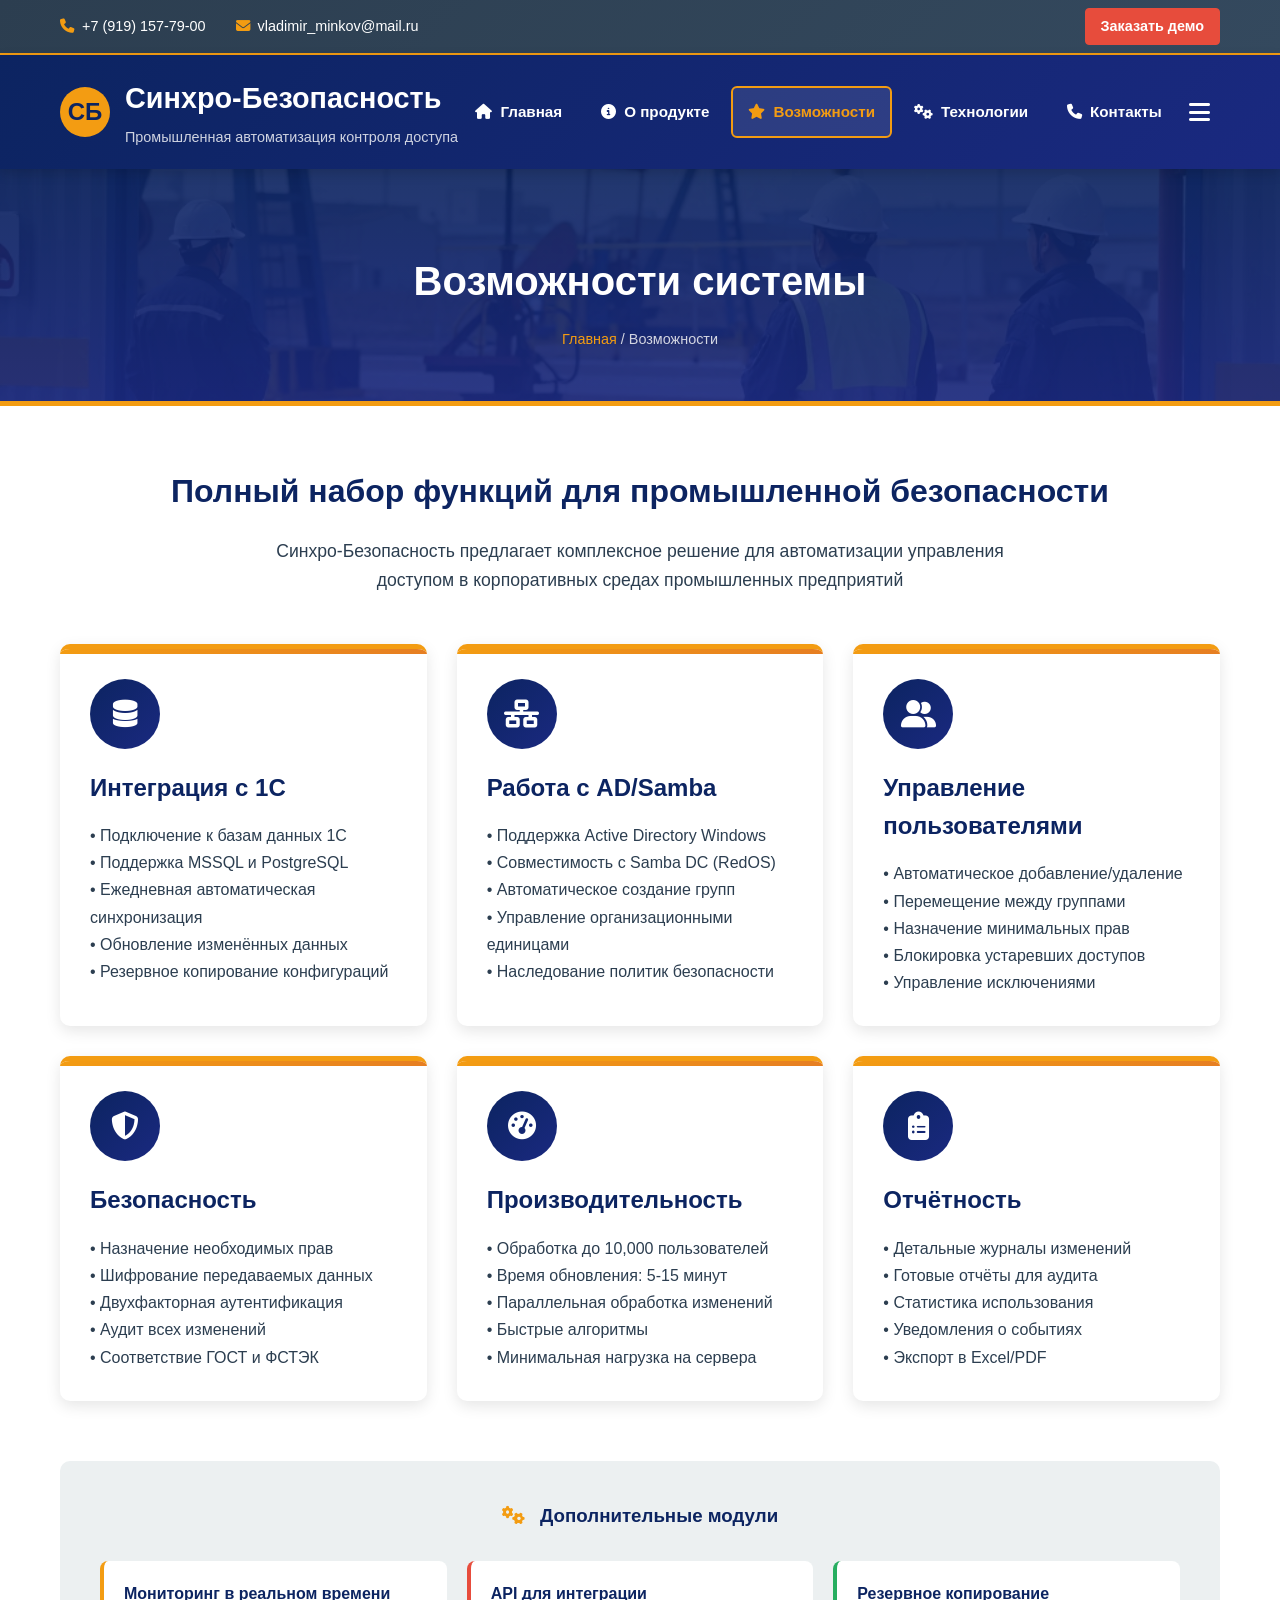
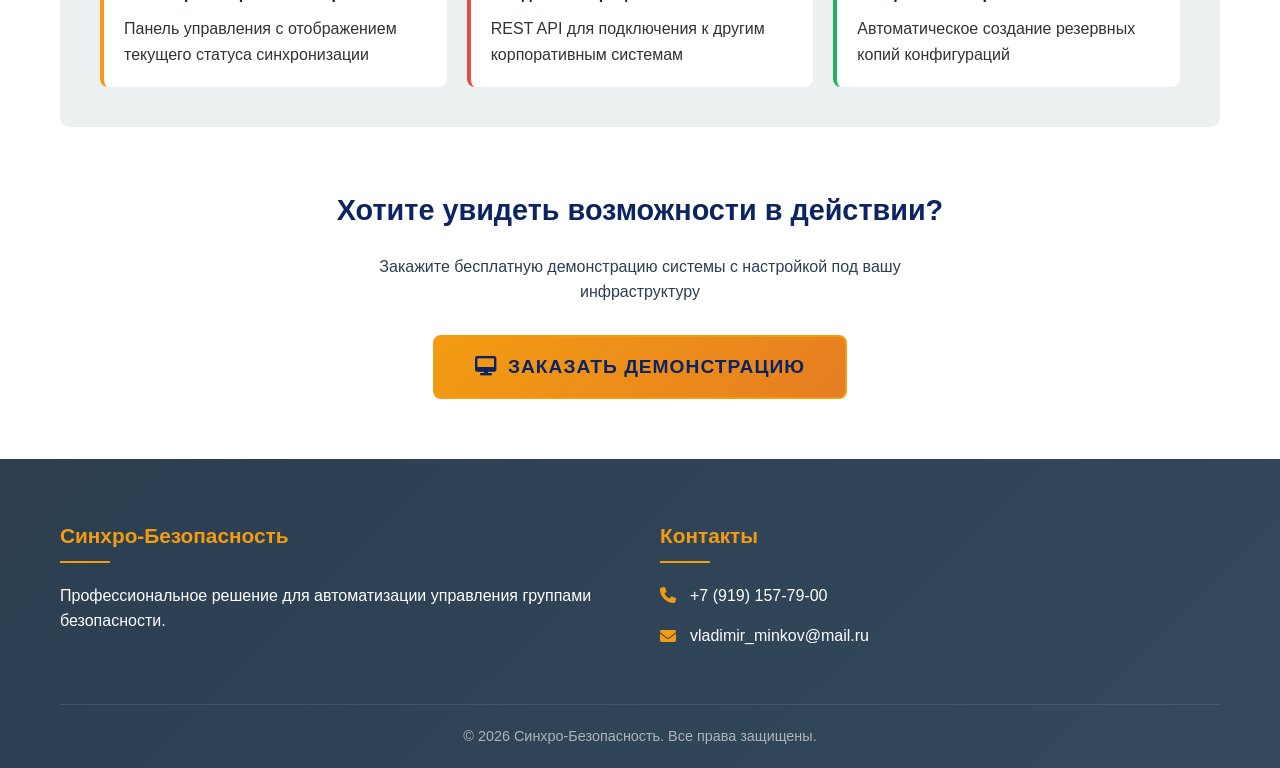
<file: main/features.html>
<!DOCTYPE html>
<html lang="ru">
<head>
<link rel="icon" href="images/logo.ico"><!-- 32×32 -->
    <meta charset="UTF-8">
    <meta name="viewport" content="width=device-width, initial-scale=1.0">
    <title>Возможности - Синхро-Безопасность</title>
    <link rel="stylesheet" href="style.css">
    <link rel="stylesheet" href="https://cdnjs.cloudflare.com/ajax/libs/font-awesome/6.4.0/css/all.min.css">
</head>
<body>
    <!-- Чердак -->
    <div class="top-bar">
        <div class="container">
            <div class="top-contacts">
                <div class="top-contact-item">
                    <i class="fas fa-phone"></i>
                    <span>+7 (919) 157-79-00</span>
                </div>
                <div class="top-contact-item">
                    <i class="fas fa-envelope"></i>
                    <span>vladimir_minkov@mail.ru</span>
                </div>
            </div>
            <a href="contacts.html#demo" class="top-cta">Заказать демо</a>
        </div>
    </div>

    <!-- Шапка -->
    <header class="main-header">
        <div class="container">
            <div class="header-content">
                <a href="index.html" class="logo">
                    <div class="logo-icon">СБ</div>
                    <div class="logo-text">
                        <h1>Синхро-Безопасность</h1>
                        <p class="tagline">Промышленная автоматизация контроля доступа</p>
                    </div>
                </a>
                <nav class="main-nav" id="mainNav">
                    <ul>
                        <li><a href="index.html"><i class="fas fa-home"></i>Главная</a></li>
                        <li><a href="about.html"><i class="fas fa-info-circle"></i>О продукте</a></li>
                        <li><a href="features.html" class="active"><i class="fas fa-star"></i>Возможности</a></li>
                        <li><a href="technology.html"><i class="fas fa-cogs"></i>Технологии</a></li>
                        <li><a href="contacts.html"><i class="fas fa-phone"></i>Контакты</a></li>
                    </ul>
                </nav>
                <button class="side-menu-btn" id="sideMenuBtn">
                    <i class="fas fa-bars"></i>
                </button>
            </div>
        </div>
    </header>

    <!-- Боковое меню -->
    <div class="side-menu" id="sideMenu">
        <div class="side-menu-header">
            <h3>Все разделы</h3>
            <button class="close-side-menu" id="closeSideMenu">
                <i class="fas fa-times"></i>
            </button>
        </div>
        <nav class="side-menu-nav">
            <ul>
                <li><a href="index.html"><i class="fas fa-home"></i>Главная</a></li>
                <li><a href="about.html"><i class="fas fa-info-circle"></i>О продукте</a></li>
                <li><a href="features.html"><i class="fas fa-star"></i>Возможности</a></li>
                <li><a href="technology.html"><i class="fas fa-cogs"></i>Технологии</a></li>
                <li><a href="requirements.html"><i class="fas fa-server"></i>Требования</a></li>
                <li><a href="installation.html"><i class="fas fa-download"></i>Установка</a></li>
                <li><a href="docs.html"><i class="fas fa-book"></i>Документация</a></li>
                <li><a href="contacts.html"><i class="fas fa-phone"></i>Контакты</a></li>
                <li><a href="download.html"><i class="fas fa-file-download"></i>Скачать</a></li>
                <li><a href="support.html"><i class="fas fa-headset"></i>Поддержка</a></li>
                <li><a href="integration.html"><i class="fas fa-link"></i>Интеграция</a></li>
                <li><a href="privacy.html"><i class="fas fa-shield-alt"></i>Политика</a></li>
            </ul>
        </nav>
    </div>

    <!-- Заголовок страницы -->
    <section class="page-header">
        <div class="container">
            <h1>Возможности системы</h1>
            <div class="breadcrumb">
                <a href="index.html">Главная</a> / <span>Возможности</span>
            </div>
        </div>
    </section>

    <!-- Содержимое страницы -->
    <section class="content-section">
        <div class="container">
            <div style="text-align: center; margin-bottom: 50px;">
                <h2 style="color: var(--oil-dark); margin-bottom: 20px; font-size: 2rem;">
                    Полный набор функций для промышленной безопасности
                </h2>
                <p style="max-width: 800px; margin: 0 auto; font-size: 1.1rem; color: var(--oil-steel);">
                    Синхро-Безопасность предлагает комплексное решение для автоматизации управления 
                    доступом в корпоративных средах промышленных предприятий
                </p>
            </div>

            <!-- Основные возможности -->
            <div class="features-grid" style="margin-bottom: 60px;">
                <div class="feature-card">
                    <div class="feature-icon">
                        <i class="fas fa-database"></i>
                    </div>
                    <h3>Интеграция с 1С</h3>
                    <p>
                        • Подключение к базам данных 1С<br>
                        • Поддержка MSSQL и PostgreSQL<br>
                        • Ежедневная автоматическая синхронизация<br>
                        • Обновление изменённых данных<br>
                        • Резервное копирование конфигураций
                    </p>
                </div>

                <div class="feature-card">
                    <div class="feature-icon">
                        <i class="fas fa-network-wired"></i>
                    </div>
                    <h3>Работа с AD/Samba</h3>
                    <p>
                        • Поддержка Active Directory Windows<br>
                        • Совместимость с Samba DC (RedOS)<br>
                        • Автоматическое создание групп<br>
                        • Управление организационными единицами<br>
                        • Наследование политик безопасности
                    </p>
                </div>

                <div class="feature-card">
                    <div class="feature-icon">
                        <i class="fas fa-user-friends"></i>
                    </div>
                    <h3>Управление пользователями</h3>
                    <p>
                        • Автоматическое добавление/удаление<br>
                        • Перемещение между группами<br>
                        • Назначение минимальных прав<br>
                        • Блокировка устаревших доступов<br>
                        • Управление исключениями
                    </p>
                </div>

                <div class="feature-card">
                    <div class="feature-icon">
                        <i class="fas fa-shield-alt"></i>
                    </div>
                    <h3>Безопасность</h3>
                    <p>
                        • Назначение необходимых прав<br>
                        • Шифрование передаваемых данных<br>
                        • Двухфакторная аутентификация<br>
                        • Аудит всех изменений<br>
                        • Соответствие ГОСТ и ФСТЭК
                    </p>
                </div>

                <div class="feature-card">
                    <div class="feature-icon">
                        <i class="fas fa-tachometer-alt"></i>
                    </div>
                    <h3>Производительность</h3>
                    <p>
                        • Обработка до 10,000 пользователей<br>
                        • Время обновления: 5-15 минут<br>
                        • Параллельная обработка изменений<br>
                        • Быстрые алгоритмы<br>
                        • Минимальная нагрузка на сервера
                    </p>
                </div>

                <div class="feature-card">
                    <div class="feature-icon">
                        <i class="fas fa-clipboard-list"></i>
                    </div>
                    <h3>Отчётность</h3>
                    <p>
                        • Детальные журналы изменений<br>
                        • Готовые отчёты для аудита<br>
                        • Статистика использования<br>
                        • Уведомления о событиях<br>
                        • Экспорт в Excel/PDF
                    </p>
                </div>
            </div>

            <!-- Дополнительные возможности -->
            <div style="background: var(--oil-light); padding: 40px; border-radius: 10px; margin-bottom: 40px;">
                <h3 style="color: var(--oil-dark); margin-bottom: 30px; text-align: center;">
                    <i class="fas fa-cogs" style="color: var(--oil-gold); margin-right: 10px;"></i>
                    Дополнительные модули
                </h3>
                <div style="display: grid; grid-template-columns: repeat(auto-fit, minmax(300px, 1fr)); gap: 20px;">
                    <div style="background: white; padding: 20px; border-radius: 8px; border-left: 4px solid var(--oil-gold);">
                        <h4 style="color: var(--oil-dark); margin-bottom: 10px;">Мониторинг в реальном времени</h4>
                        <p>Панель управления с отображением текущего статуса синхронизации</p>
                    </div>
                    <div style="background: white; padding: 20px; border-radius: 8px; border-left: 4px solid var(--oil-fire);">
                        <h4 style="color: var(--oil-dark); margin-bottom: 10px;">API для интеграции</h4>
                        <p>REST API для подключения к другим корпоративным системам</p>
                    </div>
                    <div style="background: white; padding: 20px; border-radius: 8px; border-left: 4px solid var(--oil-green);">
                        <h4 style="color: var(--oil-dark); margin-bottom: 10px;">Резервное копирование</h4>
                        <p>Автоматическое создание резервных копий конфигураций</p>
                    </div>
                </div>
            </div>

            <!-- CTA секция -->
            <div style="text-align: center; margin-top: 60px;">
                <h3 style="color: var(--oil-dark); margin-bottom: 20px; font-size: 1.8rem;">
                    Хотите увидеть возможности в действии?
                </h3>
                <p style="margin-bottom: 30px; color: var(--oil-steel); max-width: 600px; margin-left: auto; margin-right: auto;">
                    Закажите бесплатную демонстрацию системы с настройкой под вашу инфраструктуру
                </p>
                <a href="contacts.html#demo" class="btn btn-primary" style="font-size: 1.2rem; padding: 15px 40px;">
                    <i class="fas fa-desktop"></i> Заказать демонстрацию
                </a>
            </div>
        </div>
    </section>

    <!-- Подвал -->
    <footer class="main-footer">
        <div class="container">
            <div class="footer-grid">
                <div class="footer-col">
                    <h3>Синхро-Безопасность</h3>
                    <p>Профессиональное решение для автоматизации управления группами безопасности.</p>
                </div>
                <div class="footer-col">
                    <h3>Контакты</h3>
                    <ul class="footer-contact">
                        <li><i class="fas fa-phone"></i> +7 (919) 157-79-00</li>
                        <li><i class="fas fa-envelope"></i> vladimir_minkov@mail.ru</li>
                    </ul>
                </div>
            </div>
            <div class="footer-bottom">
                <p>&copy; <span class="current-year">2025</span> Синхро-Безопасность. Все права защищены.</p>
            </div>
        </div>
    </footer>

    <script src="script.js"></script>
</body>
</html>
</file>
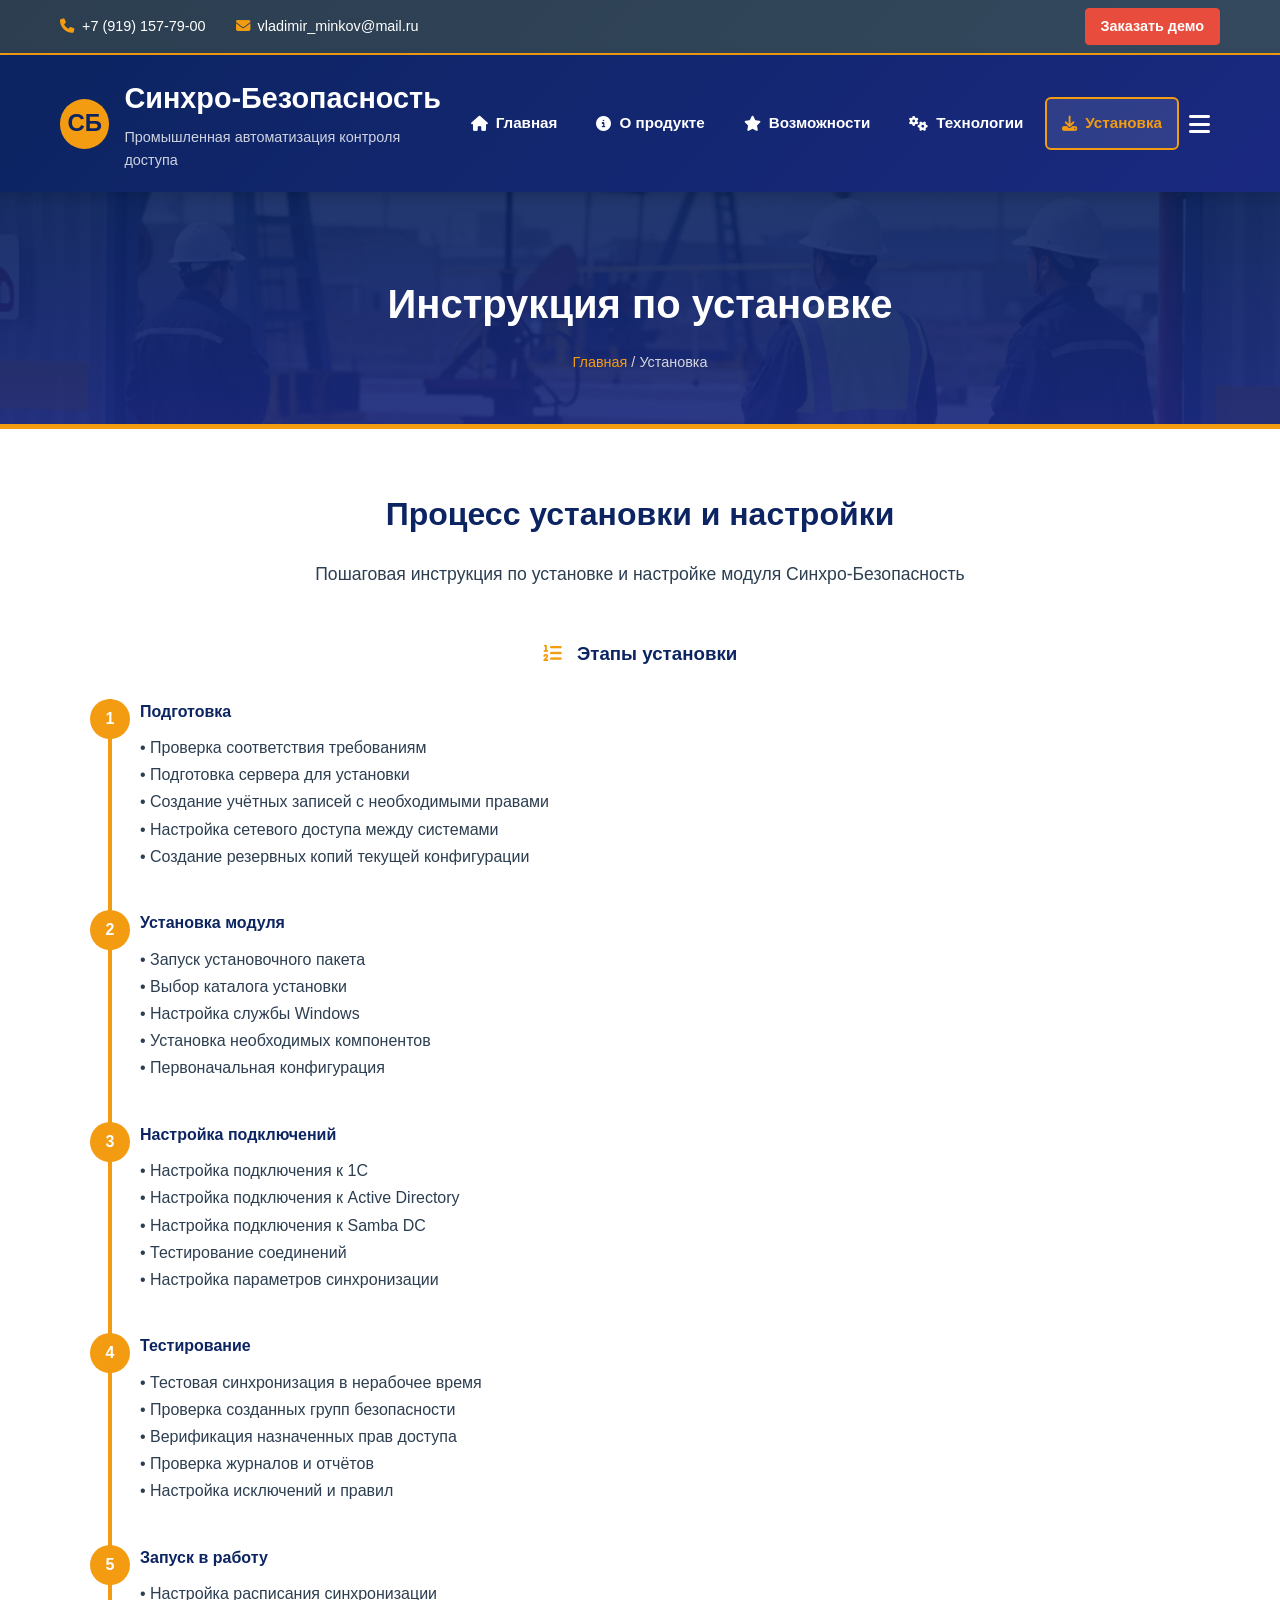
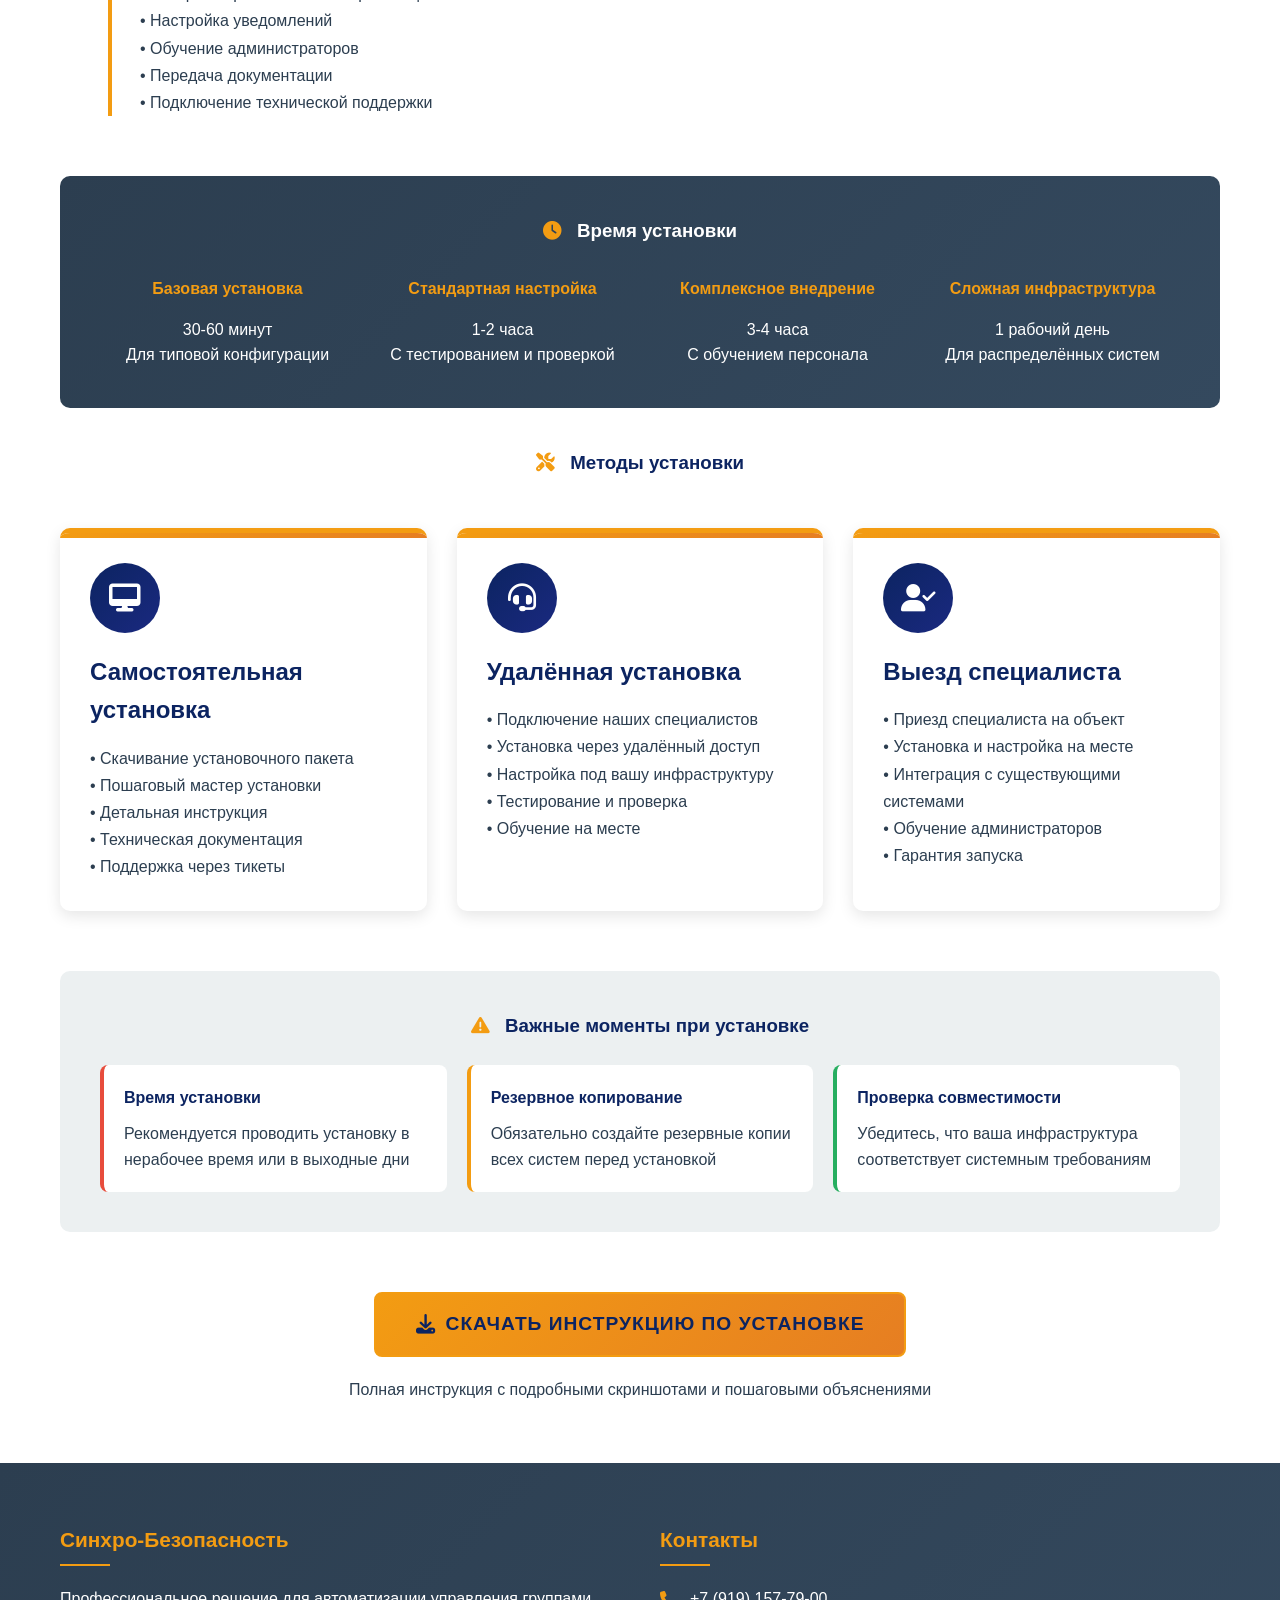
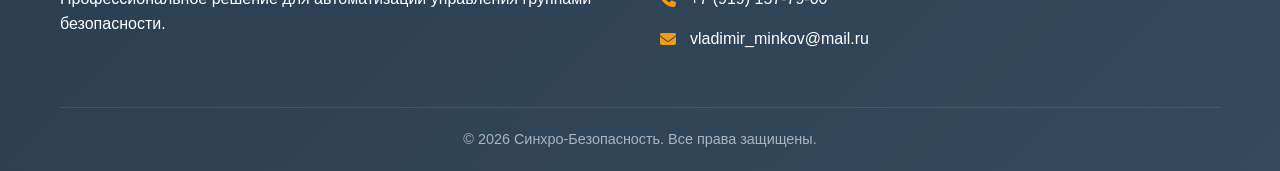
<file: main/installation.html>
<!DOCTYPE html>
<html lang="ru">
<head>
<link rel="icon" href="images/logo.ico"><!-- 32×32 -->
    <meta charset="UTF-8">
    <meta name="viewport" content="width=device-width, initial-scale=1.0">
    <title>Установка - Синхро-Безопасность</title>
    <link rel="stylesheet" href="style.css">
    <link rel="stylesheet" href="https://cdnjs.cloudflare.com/ajax/libs/font-awesome/6.4.0/css/all.min.css">
</head>
<body>
    <!-- Чердак -->
    <div class="top-bar">
        <div class="container">
            <div class="top-contacts">
                <div class="top-contact-item">
                    <i class="fas fa-phone"></i>
                    <span>+7 (919) 157-79-00</span>
                </div>
                <div class="top-contact-item">
                    <i class="fas fa-envelope"></i>
                    <span>vladimir_minkov@mail.ru</span>
                </div>
            </div>
            <a href="contacts.html#demo" class="top-cta">Заказать демо</a>
        </div>
    </div>

    <!-- Шапка -->
    <header class="main-header">
        <div class="container">
            <div class="header-content">
                <a href="index.html" class="logo">
                    <div class="logo-icon">СБ</div>
                    <div class="logo-text">
                        <h1>Синхро-Безопасность</h1>
                        <p class="tagline">Промышленная автоматизация контроля доступа</p>
                    </div>
                </a>
                <nav class="main-nav" id="mainNav">
                    <ul>
                        <li><a href="index.html"><i class="fas fa-home"></i>Главная</a></li>
                        <li><a href="about.html"><i class="fas fa-info-circle"></i>О продукте</a></li>
                        <li><a href="features.html"><i class="fas fa-star"></i>Возможности</a></li>
                        <li><a href="technology.html"><i class="fas fa-cogs"></i>Технологии</a></li>
                        <li><a href="installation.html" class="active"><i class="fas fa-download"></i>Установка</a></li>
                    </ul>
                </nav>
                <button class="side-menu-btn" id="sideMenuBtn">
                    <i class="fas fa-bars"></i>
                </button>
            </div>
        </div>
    </header>

    <!-- Боковое меню -->
    <div class="side-menu" id="sideMenu">
        <div class="side-menu-header">
            <h3>Все разделы</h3>
            <button class="close-side-menu" id="closeSideMenu">
                <i class="fas fa-times"></i>
            </button>
        </div>
        <nav class="side-menu-nav">
            <ul>
                <li><a href="index.html"><i class="fas fa-home"></i>Главная</a></li>
                <li><a href="about.html"><i class="fas fa-info-circle"></i>О продукте</a></li>
                <li><a href="features.html"><i class="fas fa-star"></i>Возможности</a></li>
                <li><a href="technology.html"><i class="fas fa-cogs"></i>Технологии</a></li>
                <li><a href="requirements.html"><i class="fas fa-server"></i>Требования</a></li>
                <li><a href="installation.html"><i class="fas fa-download"></i>Установка</a></li>
                <li><a href="docs.html"><i class="fas fa-book"></i>Документация</a></li>
                <li><a href="contacts.html"><i class="fas fa-phone"></i>Контакты</a></li>
                <li><a href="download.html"><i class="fas fa-file-download"></i>Скачать</a></li>
                <li><a href="support.html"><i class="fas fa-headset"></i>Поддержка</a></li>
                <li><a href="integration.html"><i class="fas fa-link"></i>Интеграция</a></li>
                <li><a href="privacy.html"><i class="fas fa-shield-alt"></i>Политика</a></li>
            </ul>
        </nav>
    </div>

    <!-- Заголовок страницы -->
    <section class="page-header">
        <div class="container">
            <h1>Инструкция по установке</h1>
            <div class="breadcrumb">
                <a href="index.html">Главная</a> / <span>Установка</span>
            </div>
        </div>
    </section>

    <!-- Содержимое страницы -->
    <section class="content-section">
        <div class="container">
            <div style="text-align: center; margin-bottom: 50px;">
                <h2 style="color: var(--oil-dark); margin-bottom: 20px; font-size: 2rem;">
                    Процесс установки и настройки
                </h2>
                <p style="max-width: 800px; margin: 0 auto; font-size: 1.1rem; color: var(--oil-steel);">
                    Пошаговая инструкция по установке и настройке модуля Синхро-Безопасность
                </p>
            </div>

            <!-- Этапы установки -->
            <div style="margin-bottom: 60px;">
                <h3 style="color: var(--oil-dark); margin-bottom: 30px; text-align: center;">
                    <i class="fas fa-list-ol" style="color: var(--oil-gold); margin-right: 10px;"></i>
                    Этапы установки
                </h3>
                
                <div style="position: relative; margin-bottom: 40px;">
                    <!-- Линия процесса -->
                    <div style="position: absolute; left: 50px; top: 0; bottom: 0; width: 4px; background: var(--oil-gold); transform: translateX(-50%);"></div>
                    
                    <!-- Шаги -->
                    <div style="position: relative; margin-bottom: 40px; padding-left: 80px;">
                        <div style="position: absolute; left: 30px; top: 0; width: 40px; height: 40px; background: var(--oil-gold); color: white; border-radius: 50%; display: flex; align-items: center; justify-content: center; font-weight: bold;">1</div>
                        <h4 style="color: var(--oil-dark); margin-bottom: 10px;">Подготовка</h4>
                        <p style="color: var(--oil-steel); line-height: 1.7;">
                            • Проверка соответствия требованиям<br>
                            • Подготовка сервера для установки<br>
                            • Создание учётных записей с необходимыми правами<br>
                            • Настройка сетевого доступа между системами<br>
                            • Создание резервных копий текущей конфигурации
                        </p>
                    </div>
                    
                    <div style="position: relative; margin-bottom: 40px; padding-left: 80px;">
                        <div style="position: absolute; left: 30px; top: 0; width: 40px; height: 40px; background: var(--oil-gold); color: white; border-radius: 50%; display: flex; align-items: center; justify-content: center; font-weight: bold;">2</div>
                        <h4 style="color: var(--oil-dark); margin-bottom: 10px;">Установка модуля</h4>
                        <p style="color: var(--oil-steel); line-height: 1.7;">
                            • Запуск установочного пакета<br>
                            • Выбор каталога установки<br>
                            • Настройка службы Windows<br>
                            • Установка необходимых компонентов<br>
                            • Первоначальная конфигурация
                        </p>
                    </div>
                    
                    <div style="position: relative; margin-bottom: 40px; padding-left: 80px;">
                        <div style="position: absolute; left: 30px; top: 0; width: 40px; height: 40px; background: var(--oil-gold); color: white; border-radius: 50%; display: flex; align-items: center; justify-content: center; font-weight: bold;">3</div>
                        <h4 style="color: var(--oil-dark); margin-bottom: 10px;">Настройка подключений</h4>
                        <p style="color: var(--oil-steel); line-height: 1.7;">
                            • Настройка подключения к 1С<br>
                            • Настройка подключения к Active Directory<br>
                            • Настройка подключения к Samba DC<br>
                            • Тестирование соединений<br>
                            • Настройка параметров синхронизации
                        </p>
                    </div>
                    
                    <div style="position: relative; margin-bottom: 40px; padding-left: 80px;">
                        <div style="position: absolute; left: 30px; top: 0; width: 40px; height: 40px; background: var(--oil-gold); color: white; border-radius: 50%; display: flex; align-items: center; justify-content: center; font-weight: bold;">4</div>
                        <h4 style="color: var(--oil-dark); margin-bottom: 10px;">Тестирование</h4>
                        <p style="color: var(--oil-steel); line-height: 1.7;">
                            • Тестовая синхронизация в нерабочее время<br>
                            • Проверка созданных групп безопасности<br>
                            • Верификация назначенных прав доступа<br>
                            • Проверка журналов и отчётов<br>
                            • Настройка исключений и правил
                        </p>
                    </div>
                    
                    <div style="position: relative; padding-left: 80px;">
                        <div style="position: absolute; left: 30px; top: 0; width: 40px; height: 40px; background: var(--oil-gold); color: white; border-radius: 50%; display: flex; align-items: center; justify-content: center; font-weight: bold;">5</div>
                        <h4 style="color: var(--oil-dark); margin-bottom: 10px;">Запуск в работу</h4>
                        <p style="color: var(--oil-steel); line-height: 1.7;">
                            • Настройка расписания синхронизации<br>
                            • Настройка уведомлений<br>
                            • Обучение администраторов<br>
                            • Передача документации<br>
                            • Подключение технической поддержки
                        </p>
                    </div>
                </div>
            </div>

            <!-- Время установки -->
            <div style="background: var(--gradient-steel); color: white; padding: 40px; border-radius: 10px; margin-bottom: 40px;">
                <h3 style="text-align: center; margin-bottom: 30px; color: var(--oil-white);">
                    <i class="fas fa-clock" style="color: var(--oil-gold); margin-right: 10px;"></i>
                    Время установки
                </h3>
                
                <div style="display: grid; grid-template-columns: repeat(auto-fit, minmax(200px, 1fr)); gap: 20px; text-align: center;">
                    <div>
                        <h4 style="color: var(--oil-gold); margin-bottom: 15px;">Базовая установка</h4>
                        <p>30-60 минут<br>Для типовой конфигурации</p>
                    </div>
                    
                    <div>
                        <h4 style="color: var(--oil-gold); margin-bottom: 15px;">Стандартная настройка</h4>
                        <p>1-2 часа<br>С тестированием и проверкой</p>
                    </div>
                    
                    <div>
                        <h4 style="color: var(--oil-gold); margin-bottom: 15px;">Комплексное внедрение</h4>
                        <p>3-4 часа<br>С обучением персонала</p>
                    </div>
                    
                    <div>
                        <h4 style="color: var(--oil-gold); margin-bottom: 15px;">Сложная инфраструктура</h4>
                        <p>1 рабочий день<br>Для распределённых систем</p>
                    </div>
                </div>
            </div>

            <!-- Методы установки -->
            <div style="margin-bottom: 60px;">
                <h3 style="color: var(--oil-dark); margin-bottom: 30px; text-align: center;">
                    <i class="fas fa-tools" style="color: var(--oil-gold); margin-right: 10px;"></i>
                    Методы установки
                </h3>
                
                <div class="features-grid">
                    <div class="feature-card">
                        <div class="feature-icon">
                            <i class="fas fa-desktop"></i>
                        </div>
                        <h3>Самостоятельная установка</h3>
                        <p>
                            • Скачивание установочного пакета<br>
                            • Пошаговый мастер установки<br>
                            • Детальная инструкция<br>
                            • Техническая документация<br>
                            • Поддержка через тикеты
                        </p>
                    </div>

                    <div class="feature-card">
                        <div class="feature-icon">
                            <i class="fas fa-headset"></i>
                        </div>
                        <h3>Удалённая установка</h3>
                        <p>
                            • Подключение наших специалистов<br>
                            • Установка через удалённый доступ<br>
                            • Настройка под вашу инфраструктуру<br>
                            • Тестирование и проверка<br>
                            • Обучение на месте
                        </p>
                    </div>

                    <div class="feature-card">
                        <div class="feature-icon">
                            <i class="fas fa-user-check"></i>
                        </div>
                        <h3>Выезд специалиста</h3>
                        <p>
                            • Приезд специалиста на объект<br>
                            • Установка и настройка на месте<br>
                            • Интеграция с существующими системами<br>
                            • Обучение администраторов<br>
                            • Гарантия запуска
                        </p>
                    </div>
                </div>
            </div>

            <!-- Важные моменты -->
            <div style="background: var(--oil-light); padding: 40px; border-radius: 10px; margin-bottom: 40px;">
                <h3 style="color: var(--oil-dark); margin-bottom: 25px; text-align: center;">
                    <i class="fas fa-exclamation-triangle" style="color: var(--oil-gold); margin-right: 10px;"></i>
                    Важные моменты при установке
                </h3>
                
                <div style="display: grid; grid-template-columns: repeat(auto-fit, minmax(300px, 1fr)); gap: 20px;">
                    <div style="background: white; padding: 20px; border-radius: 8px; border-left: 4px solid var(--oil-fire);">
                        <h4 style="color: var(--oil-dark); margin-bottom: 10px;">Время установки</h4>
                        <p style="color: var(--oil-steel);">Рекомендуется проводить установку в нерабочее время или в выходные дни</p>
                    </div>
                    
                    <div style="background: white; padding: 20px; border-radius: 8px; border-left: 4px solid var(--oil-gold);">
                        <h4 style="color: var(--oil-dark); margin-bottom: 10px;">Резервное копирование</h4>
                        <p style="color: var(--oil-steel);">Обязательно создайте резервные копии всех систем перед установкой</p>
                    </div>
                    
                    <div style="background: white; padding: 20px; border-radius: 8px; border-left: 4px solid var(--oil-green);">
                        <h4 style="color: var(--oil-dark); margin-bottom: 10px;">Проверка совместимости</h4>
                        <p style="color: var(--oil-steel);">Убедитесь, что ваша инфраструктура соответствует системным требованиям</p>
                    </div>
                </div>
            </div>

            <!-- Кнопка по центру -->
            <div style="text-align: center; margin-top: 60px;">
                <a href="download.html" class="btn btn-primary" style="font-size: 1.2rem; padding: 15px 40px;">
                    <i class="fas fa-download"></i> Скачать инструкцию по установке
                </a>
                <p style="margin-top: 20px; color: var(--oil-steel); max-width: 600px; margin-left: auto; margin-right: auto;">
                    Полная инструкция с подробными скриншотами и пошаговыми объяснениями
                </p>
            </div>
        </div>
    </section>

    <!-- Подвал -->
    <footer class="main-footer">
        <div class="container">
            <div class="footer-grid">
                <div class="footer-col">
                    <h3>Синхро-Безопасность</h3>
                    <p>Профессиональное решение для автоматизации управления группами безопасности.</p>
                </div>
                <div class="footer-col">
                    <h3>Контакты</h3>
                    <ul class="footer-contact">
                        <li><i class="fas fa-phone"></i> +7 (919) 157-79-00</li>
                        <li><i class="fas fa-envelope"></i> vladimir_minkov@mail.ru</li>
                    </ul>
                </div>
            </div>
            <div class="footer-bottom">
                <p>&copy; <span class="current-year">2025</span> Синхро-Безопасность. Все права защищены.</p>
            </div>
        </div>
    </footer>

    <script src="script.js"></script>
</body>
</html>
</file>
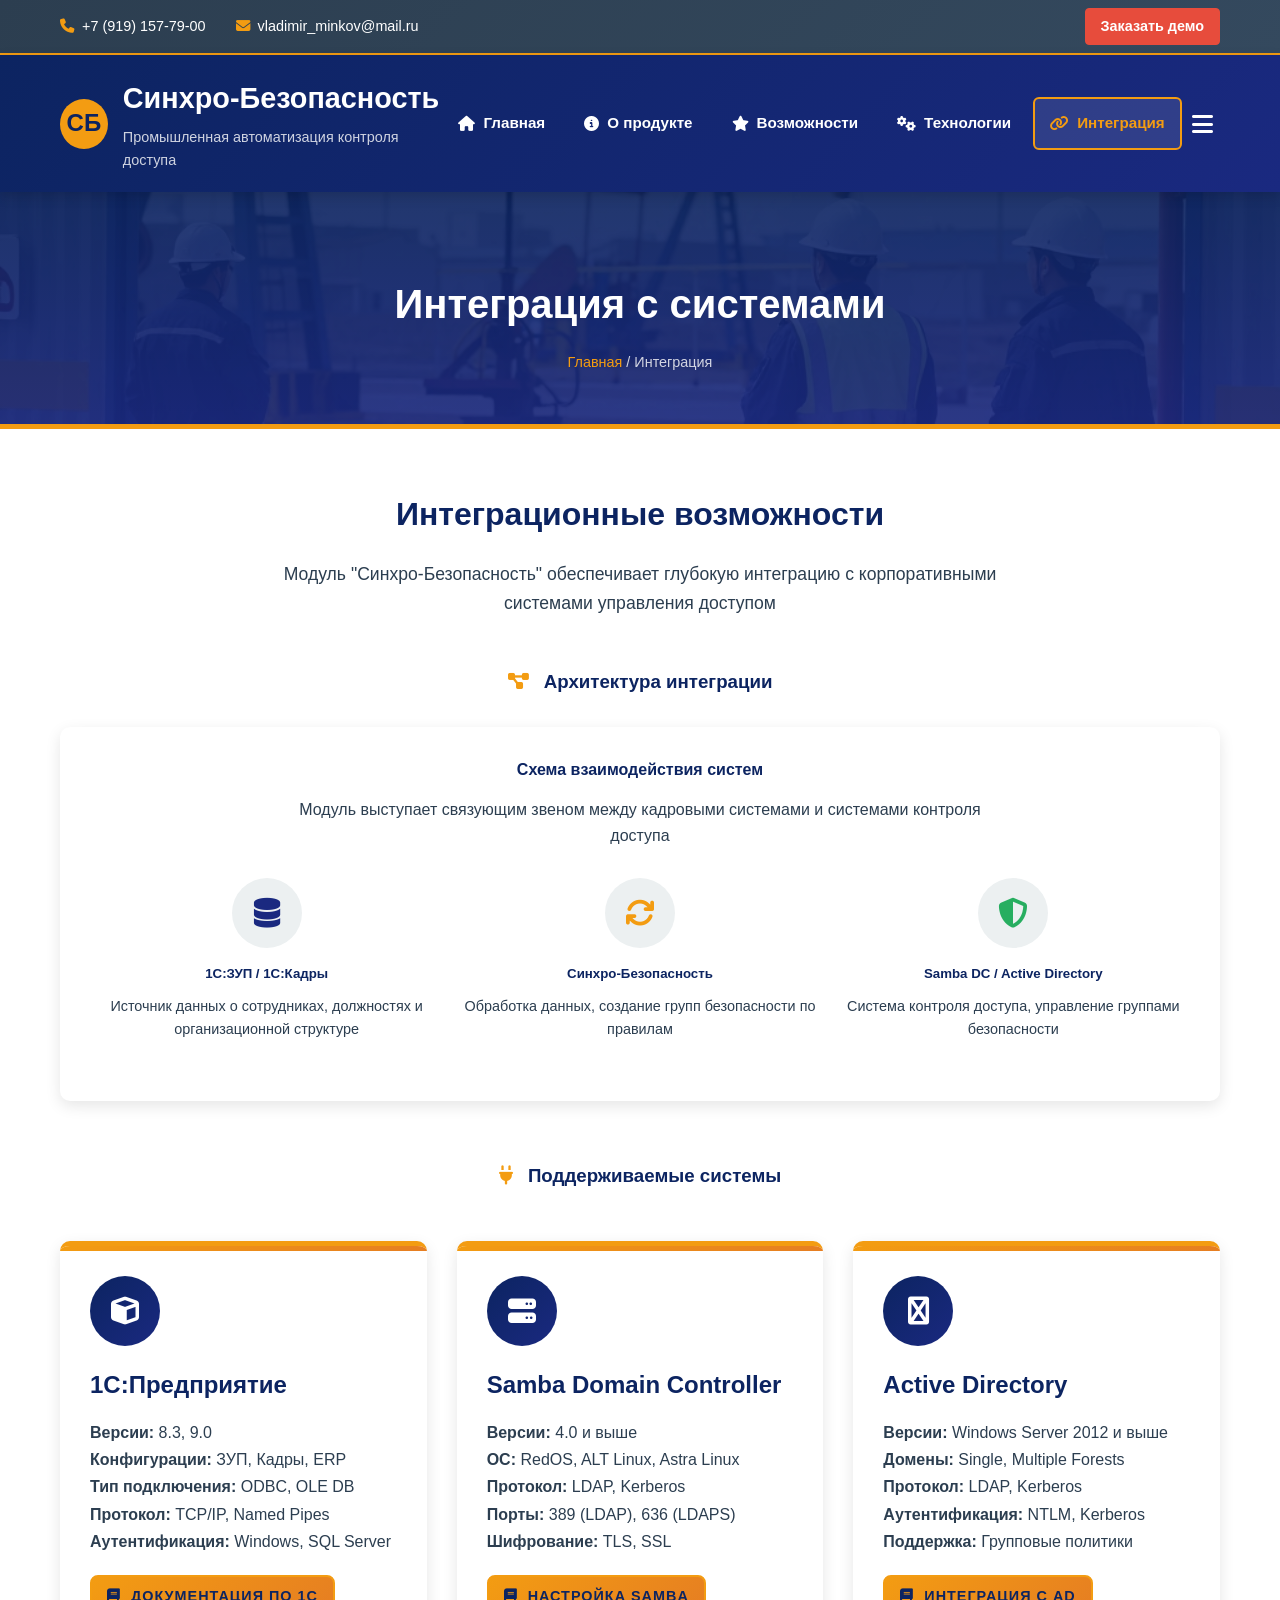
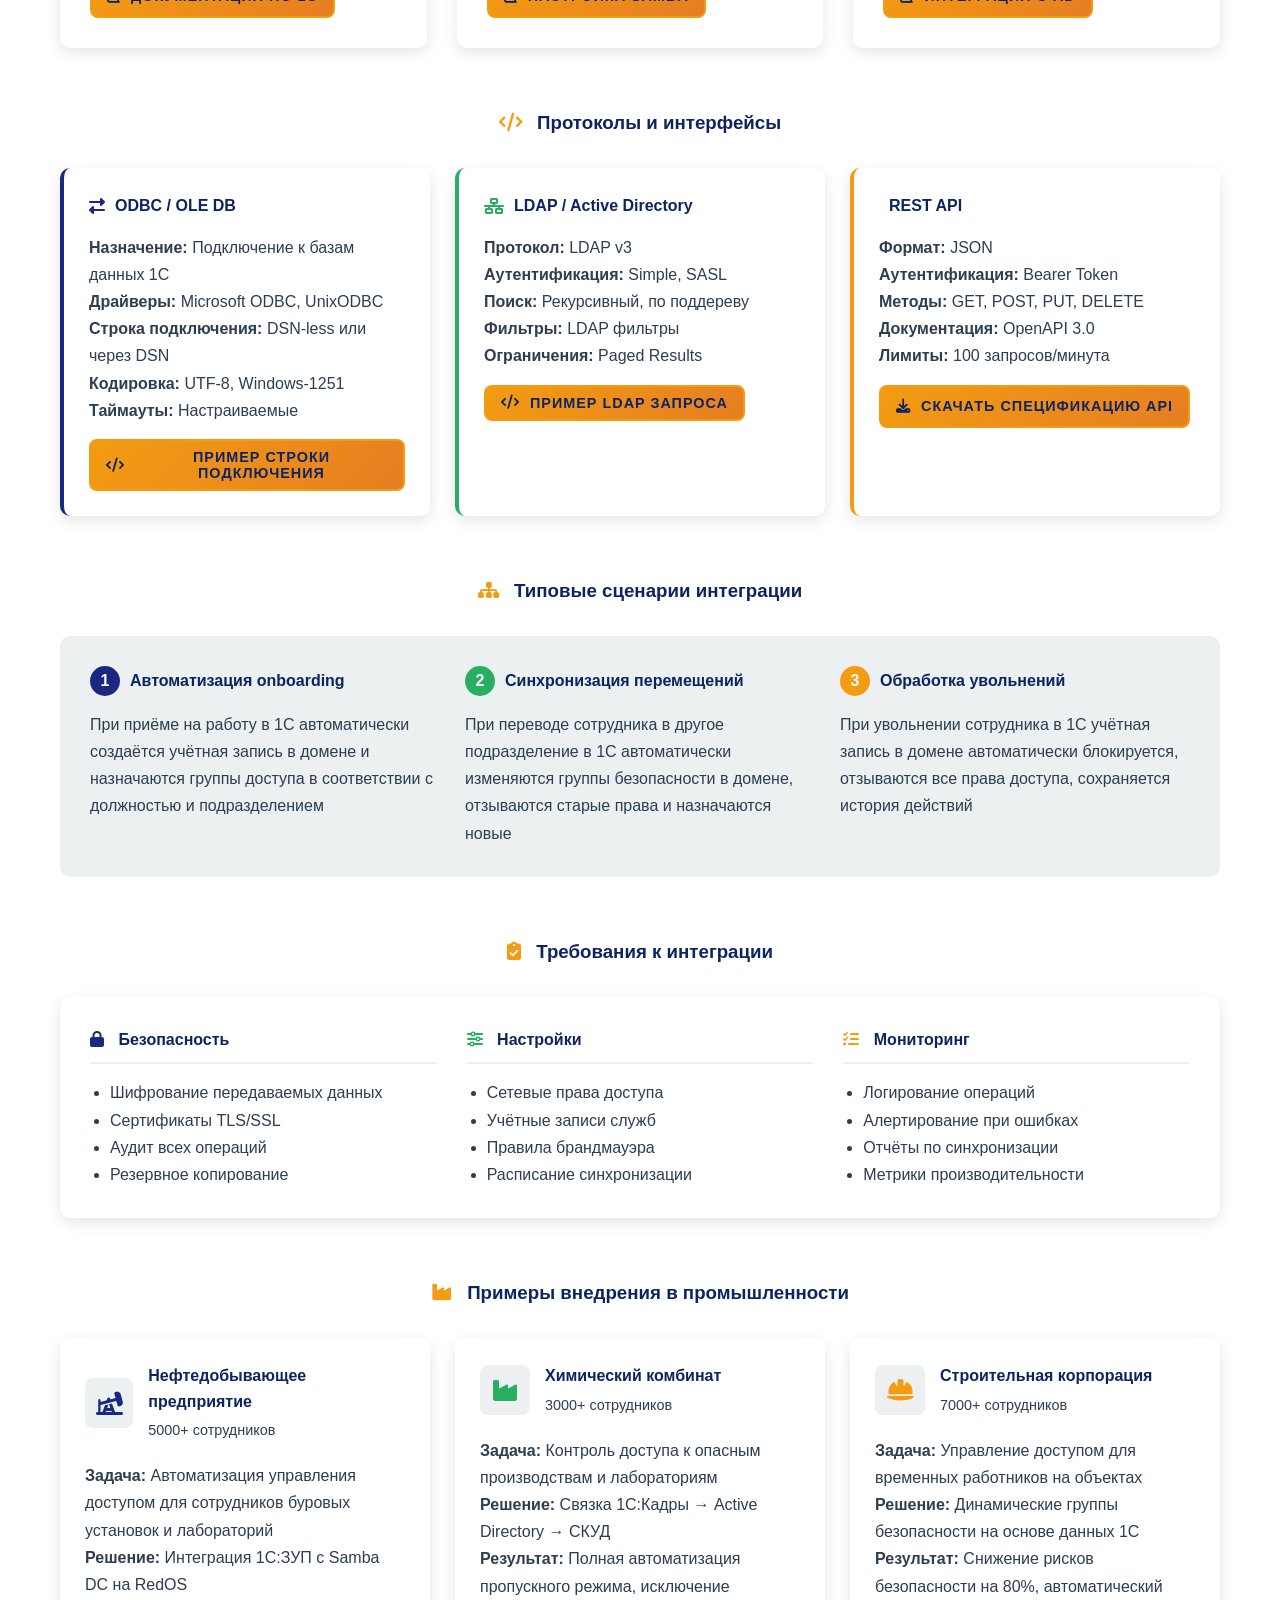
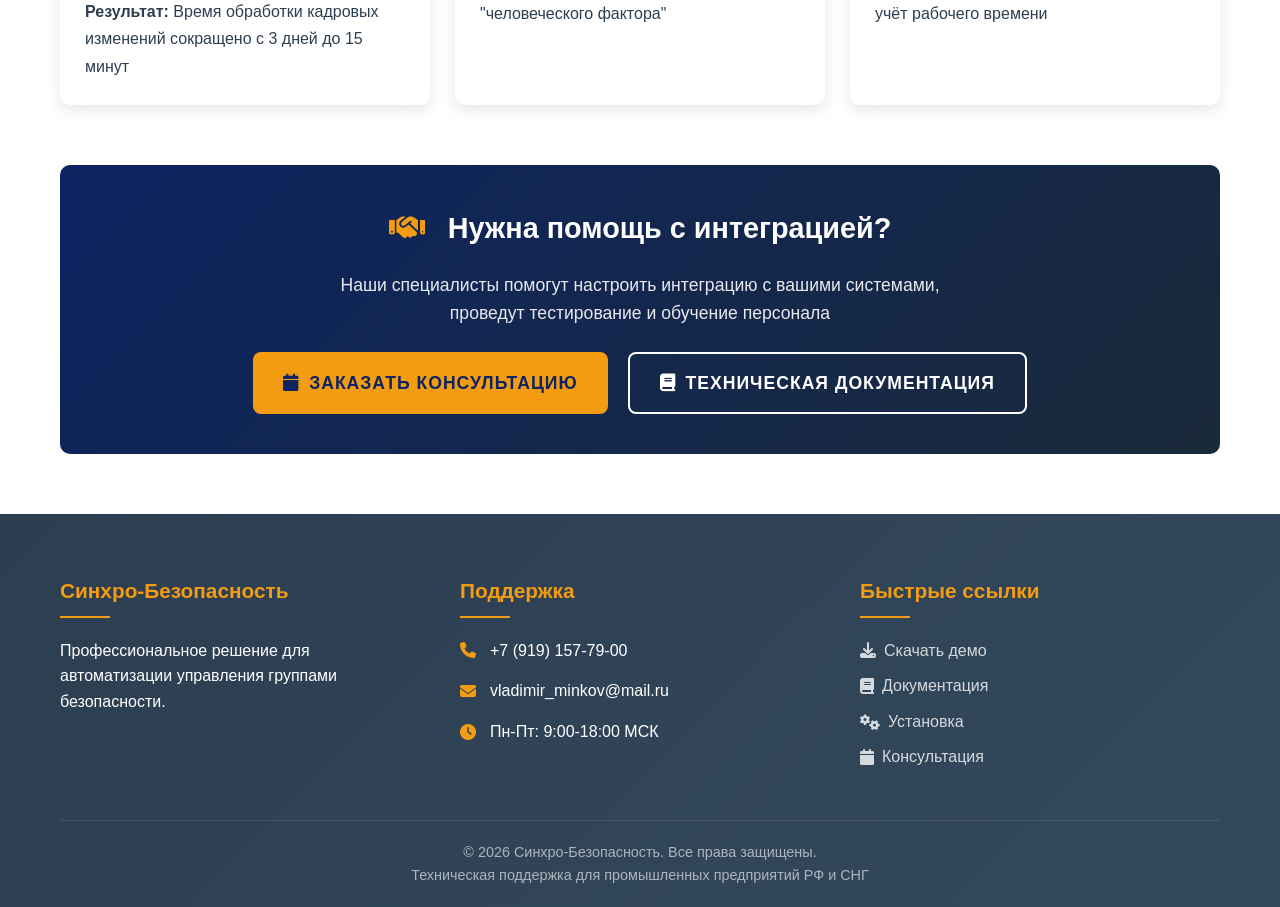
<file: main/integration.html>
<!DOCTYPE html>
<html lang="ru">
<head>
<link rel="icon" href="images/logo.ico"><!-- 32×32 -->
    <meta charset="UTF-8">
    <meta name="viewport" content="width=device-width, initial-scale=1.0">
    <title>Интеграция - Синхро-Безопасность</title>
    <link rel="stylesheet" href="style.css">
    <link rel="stylesheet" href="https://cdnjs.cloudflare.com/ajax/libs/font-awesome/6.4.0/css/all.min.css">
</head>
<body>
    <!-- Чердак -->
    <div class="top-bar">
        <div class="container">
            <div class="top-contacts">
                <div class="top-contact-item">
                    <i class="fas fa-phone"></i>
                    <span>+7 (919) 157-79-00</span>
                </div>
                <div class="top-contact-item">
                    <i class="fas fa-envelope"></i>
                    <span>vladimir_minkov@mail.ru</span>
                </div>
            </div>
            <a href="contacts.html#demo" class="top-cta">Заказать демо</a>
        </div>
    </div>

    <!-- Шапка -->
    <header class="main-header">
        <div class="container">
            <div class="header-content">
                <a href="index.html" class="logo">
                    <div class="logo-icon">СБ</div>
                    <div class="logo-text">
                        <h1>Синхро-Безопасность</h1>
                        <p class="tagline">Промышленная автоматизация контроля доступа</p>
                    </div>
                </a>
                <nav class="main-nav" id="mainNav">
                    <ul>
                        <li><a href="index.html"><i class="fas fa-home"></i>Главная</a></li>
                        <li><a href="about.html"><i class="fas fa-info-circle"></i>О продукте</a></li>
                        <li><a href="features.html"><i class="fas fa-star"></i>Возможности</a></li>
                        <li><a href="technology.html"><i class="fas fa-cogs"></i>Технологии</a></li>
                        <li><a href="integration.html" class="active"><i class="fas fa-link"></i>Интеграция</a></li>
                    </ul>
                </nav>
                <button class="side-menu-btn" id="sideMenuBtn">
                    <i class="fas fa-bars"></i>
                </button>
            </div>
        </div>
    </header>

    <!-- Боковое меню -->
    <div class="side-menu" id="sideMenu">
        <div class="side-menu-header">
            <h3>Все разделы</h3>
            <button class="close-side-menu" id="closeSideMenu">
                <i class="fas fa-times"></i>
            </button>
        </div>
        <nav class="side-menu-nav">
            <ul>
                <li><a href="index.html"><i class="fas fa-home"></i>Главная</a></li>
                <li><a href="about.html"><i class="fas fa-info-circle"></i>О продукте</a></li>
                <li><a href="features.html"><i class="fas fa-star"></i>Возможности</a></li>
                <li><a href="technology.html"><i class="fas fa-cogs"></i>Технологии</a></li>
                <li><a href="requirements.html"><i class="fas fa-server"></i>Требования</a></li>
                <li><a href="installation.html"><i class="fas fa-download"></i>Установка</a></li>
                <li><a href="docs.html"><i class="fas fa-book"></i>Документация</a></li>
                <li><a href="contacts.html"><i class="fas fa-phone"></i>Контакты</a></li>
                <li><a href="download.html"><i class="fas fa-file-download"></i>Скачать</a></li>
                <li><a href="support.html"><i class="fas fa-headset"></i>Поддержка</a></li>
                <li><a href="integration.html"><i class="fas fa-link"></i>Интеграция</a></li>
                <li><a href="privacy.html"><i class="fas fa-shield-alt"></i>Политика</a></li>
            </ul>
        </nav>
    </div>

    <!-- Заголовок страницы -->
    <section class="page-header">
        <div class="container">
            <h1>Интеграция с системами</h1>
            <div class="breadcrumb">
                <a href="index.html">Главная</a> / <span>Интеграция</span>
            </div>
        </div>
    </section>

    <!-- Содержимое страницы -->
    <section class="content-section">
        <div class="container">
            <div style="text-align: center; margin-bottom: 50px;">
                <h2 style="color: var(--oil-dark); margin-bottom: 20px; font-size: 2rem;">
                    Интеграционные возможности
                </h2>
                <p style="max-width: 800px; margin: 0 auto; font-size: 1.1rem; color: var(--oil-steel);">
                    Модуль "Синхро-Безопасность" обеспечивает глубокую интеграцию с корпоративными системами управления доступом
                </p>
            </div>

            <!-- Схема интеграции -->
            <div style="margin-bottom: 60px;">
                <h3 style="color: var(--oil-dark); margin-bottom: 30px; text-align: center;">
                    <i class="fas fa-project-diagram" style="color: var(--oil-gold); margin-right: 10px;"></i>
                    Архитектура интеграции
                </h3>
                
                <div style="background: white; padding: 30px; border-radius: 10px; box-shadow: 0 5px 15px rgba(0,0,0,0.1); margin-bottom: 30px;">
                    <div style="text-align: center; margin-bottom: 30px;">
                        <h4 style="color: var(--oil-dark); margin-bottom: 15px;">Схема взаимодействия систем</h4>
                        <p style="color: var(--oil-steel); max-width: 700px; margin: 0 auto;">
                            Модуль выступает связующим звеном между кадровыми системами и системами контроля доступа
                        </p>
                    </div>
                    
                    <div style="display: grid; grid-template-columns: repeat(auto-fit, minmax(250px, 1fr)); gap: 20px; margin-bottom: 30px;">
                        <div style="text-align: center;">
                            <div style="width: 70px; height: 70px; background: var(--oil-light); border-radius: 50%; display: flex; align-items: center; justify-content: center; margin: 0 auto 15px; font-size: 30px; color: var(--oil-blue);">
                                <i class="fas fa-database"></i>
                            </div>
                            <h5 style="color: var(--oil-dark); margin-bottom: 10px;">1С:ЗУП / 1С:Кадры</h5>
                            <p style="color: var(--oil-steel); font-size: 0.9rem;">
                                Источник данных о сотрудниках, должностях и организационной структуре
                            </p>
                        </div>
                        
                        <div style="text-align: center;">
                            <div style="width: 70px; height: 70px; background: var(--oil-light); border-radius: 50%; display: flex; align-items: center; justify-content: center; margin: 0 auto 15px; font-size: 30px; color: var(--oil-gold);">
                                <i class="fas fa-sync"></i>
                            </div>
                            <h5 style="color: var(--oil-dark); margin-bottom: 10px;">Синхро-Безопасность</h5>
                            <p style="color: var(--oil-steel); font-size: 0.9rem;">
                                Обработка данных, создание групп безопасности по правилам
                            </p>
                        </div>
                        
                        <div style="text-align: center;">
                            <div style="width: 70px; height: 70px; background: var(--oil-light); border-radius: 50%; display: flex; align-items: center; justify-content: center; margin: 0 auto 15px; font-size: 30px; color: var(--oil-green);">
                                <i class="fas fa-shield-alt"></i>
                            </div>
                            <h5 style="color: var(--oil-dark); margin-bottom: 10px;">Samba DC / Active Directory</h5>
                            <p style="color: var(--oil-steel); font-size: 0.9rem;">
                                Система контроля доступа, управление группами безопасности
                            </p>
                        </div>
                    </div>
                </div>
            </div>

            <!-- Поддерживаемые системы -->
            <div style="margin-bottom: 60px;">
                <h3 style="color: var(--oil-dark); margin-bottom: 30px; text-align: center;">
                    <i class="fas fa-plug" style="color: var(--oil-gold); margin-right: 10px;"></i>
                    Поддерживаемые системы
                </h3>
                
                <div class="features-grid">
                    <div class="feature-card">
                        <div class="feature-icon">
                            <i class="fas fa-cube"></i>
                        </div>
                        <h3>1С:Предприятие</h3>
                        <p>
                            <strong>Версии:</strong> 8.3, 9.0<br>
                            <strong>Конфигурации:</strong> ЗУП, Кадры, ERP<br>
                            <strong>Тип подключения:</strong> ODBC, OLE DB<br>
                            <strong>Протокол:</strong> TCP/IP, Named Pipes<br>
                            <strong>Аутентификация:</strong> Windows, SQL Server
                        </p>
                        <div style="margin-top: 20px;">
                            <a href="docs.html#1c" class="btn btn-primary" style="padding: 8px 15px; font-size: 0.9rem;">
                                <i class="fas fa-book"></i> Документация по 1С
                            </a>
                        </div>
                    </div>

                    <div class="feature-card">
                        <div class="feature-icon">
                            <i class="fas fa-server"></i>
                        </div>
                        <h3>Samba Domain Controller</h3>
                        <p>
                            <strong>Версии:</strong> 4.0 и выше<br>
                            <strong>ОС:</strong> RedOS, ALT Linux, Astra Linux<br>
                            <strong>Протокол:</strong> LDAP, Kerberos<br>
                            <strong>Порты:</strong> 389 (LDAP), 636 (LDAPS)<br>
                            <strong>Шифрование:</strong> TLS, SSL
                        </p>
                        <div style="margin-top: 20px;">
                            <a href="docs.html#samba" class="btn btn-primary" style="padding: 8px 15px; font-size: 0.9rem;">
                                <i class="fas fa-book"></i> Настройка Samba
                            </a>
                        </div>
                    </div>

                    <div class="feature-card">
                        <div class="feature-icon">
                            <i class="fas fa-windows"></i>
                        </div>
                        <h3>Active Directory</h3>
                        <p>
                            <strong>Версии:</strong> Windows Server 2012 и выше<br>
                            <strong>Домены:</strong> Single, Multiple Forests<br>
                            <strong>Протокол:</strong> LDAP, Kerberos<br>
                            <strong>Аутентификация:</strong> NTLM, Kerberos<br>
                            <strong>Поддержка:</strong> Групповые политики
                        </p>
                        <div style="margin-top: 20px;">
                            <a href="docs.html#ad" class="btn btn-primary" style="padding: 8px 15px; font-size: 0.9rem;">
                                <i class="fas fa-book"></i> Интеграция с AD
                            </a>
                        </div>
                    </div>
                </div>
            </div>

            <!-- Протоколы и интерфейсы -->
            <div style="margin-bottom: 60px;">
                <h3 style="color: var(--oil-dark); margin-bottom: 30px; text-align: center;">
                    <i class="fas fa-code" style="color: var(--oil-gold); margin-right: 10px;"></i>
                    Протоколы и интерфейсы
                </h3>
                
                <div style="display: grid; grid-template-columns: repeat(auto-fit, minmax(300px, 1fr)); gap: 25px;">
                    <div style="background: white; padding: 25px; border-radius: 10px; box-shadow: 0 5px 15px rgba(0,0,0,0.1); border-left: 4px solid var(--oil-blue);">
                        <h4 style="color: var(--oil-dark); margin-bottom: 15px; display: flex; align-items: center; gap: 10px;">
                            <i class="fas fa-exchange-alt" style="color: var(--oil-blue);"></i>
                            ODBC / OLE DB
                        </h4>
                        <p style="color: var(--oil-steel); line-height: 1.7;">
                            <strong>Назначение:</strong> Подключение к базам данных 1С<br>
                            <strong>Драйверы:</strong> Microsoft ODBC, UnixODBC<br>
                            <strong>Строка подключения:</strong> DSN-less или через DSN<br>
                            <strong>Кодировка:</strong> UTF-8, Windows-1251<br>
                            <strong>Таймауты:</strong> Настраиваемые
                        </p>
                        <div style="margin-top: 15px;">
                            <button class="btn btn-primary" style="padding: 8px 15px; font-size: 0.9rem;" onclick="showODBCExample()">
                                <i class="fas fa-code"></i> Пример строки подключения
                            </button>
                        </div>
                    </div>
                    
                    <div style="background: white; padding: 25px; border-radius: 10px; box-shadow: 0 5px 15px rgba(0,0,0,0.1); border-left: 4px solid var(--oil-green);">
                        <h4 style="color: var(--oil-dark); margin-bottom: 15px; display: flex; align-items: center; gap: 10px;">
                            <i class="fas fa-network-wired" style="color: var(--oil-green);"></i>
                            LDAP / Active Directory
                        </h4>
                        <p style="color: var(--oil-steel); line-height: 1.7;">
                            <strong>Протокол:</strong> LDAP v3<br>
                            <strong>Аутентификация:</strong> Simple, SASL<br>
                            <strong>Поиск:</strong> Рекурсивный, по поддереву<br>
                            <strong>Фильтры:</strong> LDAP фильтры<br>
                            <strong>Ограничения:</strong> Paged Results
                        </p>
                        <div style="margin-top: 15px;">
                            <button class="btn btn-primary" style="padding: 8px 15px; font-size: 0.9rem;" onclick="showLDAPExample()">
                                <i class="fas fa-code"></i> Пример LDAP запроса
                            </button>
                        </div>
                    </div>
                    
                    <div style="background: white; padding: 25px; border-radius: 10px; box-shadow: 0 5px 15px rgba(0,0,0,0.1); border-left: 4px solid var(--oil-gold);">
                        <h4 style="color: var(--oil-dark); margin-bottom: 15px; display: flex; align-items: center; gap: 10px;">
                            <i class="fas fa-api" style="color: var(--oil-gold);"></i>
                            REST API
                        </h4>
                        <p style="color: var(--oil-steel); line-height: 1.7;">
                            <strong>Формат:</strong> JSON<br>
                            <strong>Аутентификация:</strong> Bearer Token<br>
                            <strong>Методы:</strong> GET, POST, PUT, DELETE<br>
                            <strong>Документация:</strong> OpenAPI 3.0<br>
                            <strong>Лимиты:</strong> 100 запросов/минута
                        </p>
                        <div style="margin-top: 15px;">
                            <a href="download.html#api" class="btn btn-primary" style="padding: 8px 15px; font-size: 0.9rem;">
                                <i class="fas fa-download"></i> Скачать спецификацию API
                            </a>
                        </div>
                    </div>
                </div>
            </div>

            <!-- Сценарии интеграции -->
            <div style="margin-bottom: 60px;">
                <h3 style="color: var(--oil-dark); margin-bottom: 30px; text-align: center;">
                    <i class="fas fa-sitemap" style="color: var(--oil-gold); margin-right: 10px;"></i>
                    Типовые сценарии интеграции
                </h3>
                
                <div style="background: var(--oil-light); padding: 30px; border-radius: 10px;">
                    <div style="display: grid; grid-template-columns: repeat(auto-fit, minmax(300px, 1fr)); gap: 25px;">
                        <div>
                            <h4 style="color: var(--oil-dark); margin-bottom: 15px; display: flex; align-items: center; gap: 10px;">
                                <div style="width: 30px; height: 30px; background: var(--oil-blue); color: white; border-radius: 50%; display: flex; align-items: center; justify-content: center; font-weight: bold;">1</div>
                                <span>Автоматизация onboarding</span>
                            </h4>
                            <p style="color: var(--oil-steel); line-height: 1.7;">
                                При приёме на работу в 1С автоматически создаётся учётная запись в домене и назначаются группы доступа в соответствии с должностью и подразделением
                            </p>
                        </div>
                        
                        <div>
                            <h4 style="color: var(--oil-dark); margin-bottom: 15px; display: flex; align-items: center; gap: 10px;">
                                <div style="width: 30px; height: 30px; background: var(--oil-green); color: white; border-radius: 50%; display: flex; align-items: center; justify-content: center; font-weight: bold;">2</div>
                                <span>Синхронизация перемещений</span>
                            </h4>
                            <p style="color: var(--oil-steel); line-height: 1.7;">
                                При переводе сотрудника в другое подразделение в 1С автоматически изменяются группы безопасности в домене, отзываются старые права и назначаются новые
                            </p>
                        </div>
                        
                        <div>
                            <h4 style="color: var(--oil-dark); margin-bottom: 15px; display: flex; align-items: center; gap: 10px;">
                                <div style="width: 30px; height: 30px; background: var(--oil-gold); color: white; border-radius: 50%; display: flex; align-items: center; justify-content: center; font-weight: bold;">3</div>
                                <span>Обработка увольнений</span>
                            </h4>
                            <p style="color: var(--oil-steel); line-height: 1.7;">
                                При увольнении сотрудника в 1С учётная запись в домене автоматически блокируется, отзываются все права доступа, сохраняется история действий
                            </p>
                        </div>
                    </div>
                </div>
            </div>

            <!-- Требования к интеграции -->
            <div style="margin-bottom: 60px;">
                <h3 style="color: var(--oil-dark); margin-bottom: 30px; text-align: center;">
                    <i class="fas fa-clipboard-check" style="color: var(--oil-gold); margin-right: 10px;"></i>
                    Требования к интеграции
                </h3>
                
                <div style="background: white; padding: 30px; border-radius: 10px; box-shadow: 0 5px 15px rgba(0,0,0,0.1);">
                    <div style="display: grid; grid-template-columns: repeat(auto-fit, minmax(250px, 1fr)); gap: 30px;">
                        <div>
                            <h4 style="color: var(--oil-dark); margin-bottom: 15px; border-bottom: 2px solid var(--oil-light); padding-bottom: 10px;">
                                <i class="fas fa-lock" style="color: var(--oil-blue); margin-right: 10px;"></i>
                                Безопасность
                            </h4>
                            <ul style="color: var(--oil-steel); line-height: 1.7; padding-left: 20px;">
                                <li>Шифрование передаваемых данных</li>
                                <li>Сертификаты TLS/SSL</li>
                                <li>Аудит всех операций</li>
                                <li>Резервное копирование</li>
                            </ul>
                        </div>
                        
                        <div>
                            <h4 style="color: var(--oil-dark); margin-bottom: 15px; border-bottom: 2px solid var(--oil-light); padding-bottom: 10px;">
                                <i class="fas fa-sliders-h" style="color: var(--oil-green); margin-right: 10px;"></i>
                                Настройки
                            </h4>
                            <ul style="color: var(--oil-steel); line-height: 1.7; padding-left: 20px;">
                                <li>Сетевые права доступа</li>
                                <li>Учётные записи служб</li>
                                <li>Правила брандмауэра</li>
                                <li>Расписание синхронизации</li>
                            </ul>
                        </div>
                        
                        <div>
                            <h4 style="color: var(--oil-dark); margin-bottom: 15px; border-bottom: 2px solid var(--oil-light); padding-bottom: 10px;">
                                <i class="fas fa-tasks" style="color: var(--oil-gold); margin-right: 10px;"></i>
                                Мониторинг
                            </h4>
                            <ul style="color: var(--oil-steel); line-height: 1.7; padding-left: 20px;">
                                <li>Логирование операций</li>
                                <li>Алертирование при ошибках</li>
                                <li>Отчёты по синхронизации</li>
                                <li>Метрики производительности</li>
                            </ul>
                        </div>
                    </div>
                </div>
            </div>

            <!-- Кейсы внедрения -->
            <div style="margin-bottom: 60px;">
                <h3 style="color: var(--oil-dark); margin-bottom: 30px; text-align: center;">
                    <i class="fas fa-industry" style="color: var(--oil-gold); margin-right: 10px;"></i>
                    Примеры внедрения в промышленности
                </h3>
                
                <div style="display: grid; grid-template-columns: repeat(auto-fit, minmax(300px, 1fr)); gap: 25px;">
                    <div style="background: white; padding: 25px; border-radius: 10px; box-shadow: 0 5px 15px rgba(0,0,0,0.1);">
                        <div style="display: flex; align-items: center; gap: 15px; margin-bottom: 20px;">
                            <div style="width: 50px; height: 50px; background: var(--oil-light); border-radius: 8px; display: flex; align-items: center; justify-content: center; color: var(--oil-blue); font-size: 24px;">
                                <i class="fas fa-oil-well"></i>
                            </div>
                            <div>
                                <h4 style="color: var(--oil-dark); margin: 0;">Нефтедобывающее предприятие</h4>
                                <p style="color: var(--oil-steel); font-size: 0.9rem; margin: 5px 0 0 0;">5000+ сотрудников</p>
                            </div>
                        </div>
                        <p style="color: var(--oil-steel); line-height: 1.7;">
                            <strong>Задача:</strong> Автоматизация управления доступом для сотрудников буровых установок и лабораторий<br>
                            <strong>Решение:</strong> Интеграция 1С:ЗУП с Samba DC на RedOS<br>
                            <strong>Результат:</strong> Время обработки кадровых изменений сокращено с 3 дней до 15 минут
                        </p>
                    </div>
                    
                    <div style="background: white; padding: 25px; border-radius: 10px; box-shadow: 0 5px 15px rgba(0,0,0,0.1);">
                        <div style="display: flex; align-items: center; gap: 15px; margin-bottom: 20px;">
                            <div style="width: 50px; height: 50px; background: var(--oil-light); border-radius: 8px; display: flex; align-items: center; justify-content: center; color: var(--oil-green); font-size: 24px;">
                                <i class="fas fa-industry"></i>
                            </div>
                            <div>
                                <h4 style="color: var(--oil-dark); margin: 0;">Химический комбинат</h4>
                                <p style="color: var(--oil-steel); font-size: 0.9rem; margin: 5px 0 0 0;">3000+ сотрудников</p>
                            </div>
                        </div>
                        <p style="color: var(--oil-steel); line-height: 1.7;">
                            <strong>Задача:</strong> Контроль доступа к опасным производствам и лабораториям<br>
                            <strong>Решение:</strong> Связка 1С:Кадры → Active Directory → СКУД<br>
                            <strong>Результат:</strong> Полная автоматизация пропускного режима, исключение "человеческого фактора"
                        </p>
                    </div>
                    
                    <div style="background: white; padding: 25px; border-radius: 10px; box-shadow: 0 5px 15px rgba(0,0,0,0.1);">
                        <div style="display: flex; align-items: center; gap: 15px; margin-bottom: 20px;">
                            <div style="width: 50px; height: 50px; background: var(--oil-light); border-radius: 8px; display: flex; align-items: center; justify-content: center; color: var(--oil-gold); font-size: 24px;">
                                <i class="fas fa-hard-hat"></i>
                            </div>
                            <div>
                                <h4 style="color: var(--oil-dark); margin: 0;">Строительная корпорация</h4>
                                <p style="color: var(--oil-steel); font-size: 0.9rem; margin: 5px 0 0 0;">7000+ сотрудников</p>
                            </div>
                        </div>
                        <p style="color: var(--oil-steel); line-height: 1.7;">
                            <strong>Задача:</strong> Управление доступом для временных работников на объектах<br>
                            <strong>Решение:</strong> Динамические группы безопасности на основе данных 1С<br>
                            <strong>Результат:</strong> Снижение рисков безопасности на 80%, автоматический учёт рабочего времени
                        </p>
                    </div>
                </div>
            </div>

            <!-- Консультация по интеграции -->
            <div style="background: linear-gradient(135deg, var(--oil-dark), #1a2a3a); color: white; padding: 40px; border-radius: 10px; text-align: center;">
                <h3 style="margin-bottom: 20px; font-size: 1.8rem; color: white;">
                    <i class="fas fa-handshake" style="margin-right: 15px; color: var(--oil-gold);"></i>
                    Нужна помощь с интеграцией?
                </h3>
                <p style="margin-bottom: 25px; font-size: 1.1rem; opacity: 0.9; max-width: 600px; margin-left: auto; margin-right: auto;">
                    Наши специалисты помогут настроить интеграцию с вашими системами, проведут тестирование и обучение персонала
                </p>
                <div style="display: flex; gap: 20px; justify-content: center; flex-wrap: wrap;">
                    <a href="contacts.html" class="btn" style="padding: 15px 30px; font-size: 1.1rem; background: var(--oil-gold); color: var(--oil-dark); border: none;">
                        <i class="fas fa-calendar"></i> Заказать консультацию
                    </a>
                    <a href="docs.html#integration" class="btn" style="padding: 15px 30px; font-size: 1.1rem; background: transparent; color: white; border: 2px solid white;">
                        <i class="fas fa-book"></i> Техническая документация
                    </a>
                </div>
            </div>
        </div>
    </section>

    <!-- Подвал -->
    <footer class="main-footer">
        <div class="container">
            <div class="footer-grid">
                <div class="footer-col">
                    <h3>Синхро-Безопасность</h3>
                    <p>Профессиональное решение для автоматизации управления группами безопасности.</p>
                </div>
                <div class="footer-col">
                    <h3>Поддержка</h3>
                    <ul class="footer-contact">
                        <li><i class="fas fa-phone"></i> +7 (919) 157-79-00</li>
                        <li><i class="fas fa-envelope"></i> vladimir_minkov@mail.ru</li>
                        <li><i class="fas fa-clock"></i> Пн-Пт: 9:00-18:00 МСК</li>
                    </ul>
                </div>
                <div class="footer-col">
                    <h3>Быстрые ссылки</h3>
                    <ul class="footer-links">
                        <li><a href="download.html"><i class="fas fa-download"></i> Скачать демо</a></li>
                        <li><a href="docs.html"><i class="fas fa-book"></i> Документация</a></li>
                        <li><a href="installation.html"><i class="fas fa-cogs"></i> Установка</a></li>
                        <li><a href="contacts.html"><i class="fas fa-calendar"></i> Консультация</a></li>
                    </ul>
                </div>
            </div>
            <div class="footer-bottom">
                <p>&copy; <span class="current-year">2025</span> Синхро-Безопасность. Все права защищены.</p>
                <p>Техническая поддержка для промышленных предприятий РФ и СНГ</p>
            </div>
        </div>
    </footer>

    <script src="script.js"></script>
    <script>
    document.addEventListener('DOMContentLoaded', function() {
        // Пример ODBC подключения
        window.showODBCExample = function() {
            alert(`Пример строки ODBC подключения к 1С:\n\n` +
                  `DRIVER={SQL Server};\n` +
                  `SERVER=ваш_сервер\\\\инстанс;\n` +
                  `DATABASE=база_данных_1С;\n` +
                  `UID=пользователь;\n` +
                  `PWD=пароль;\n` +
                  `Trusted_Connection=No;\n` +
                  `Encrypt=Optional;\n\n` +
                  `Подробнее в документации по установке.`);
        };
        
        // Пример LDAP запроса
        window.showLDAPExample = function() {
            alert(`Пример LDAP запроса для поиска групп:\n\n` +
                  `Base DN: DC=company,DC=local\n` +
                  `Filter: (&(objectClass=group)(cn=*отдел*))\n` +
                  `Attributes: cn, distinguishedName, member\n\n` +
                  `Поиск пользователя по логину:\n` +
                  `Filter: (&(objectClass=user)(sAMAccountName=ivanov))\n` +
                  `Attributes: displayName, mail, department`);
        };
        
        // Обновление года в подвале
        const yearElement = document.querySelector('.current-year');
        if (yearElement) {
            yearElement.textContent = new Date().getFullYear();
        }
    });
    </script>
</body>
</html>
</file>
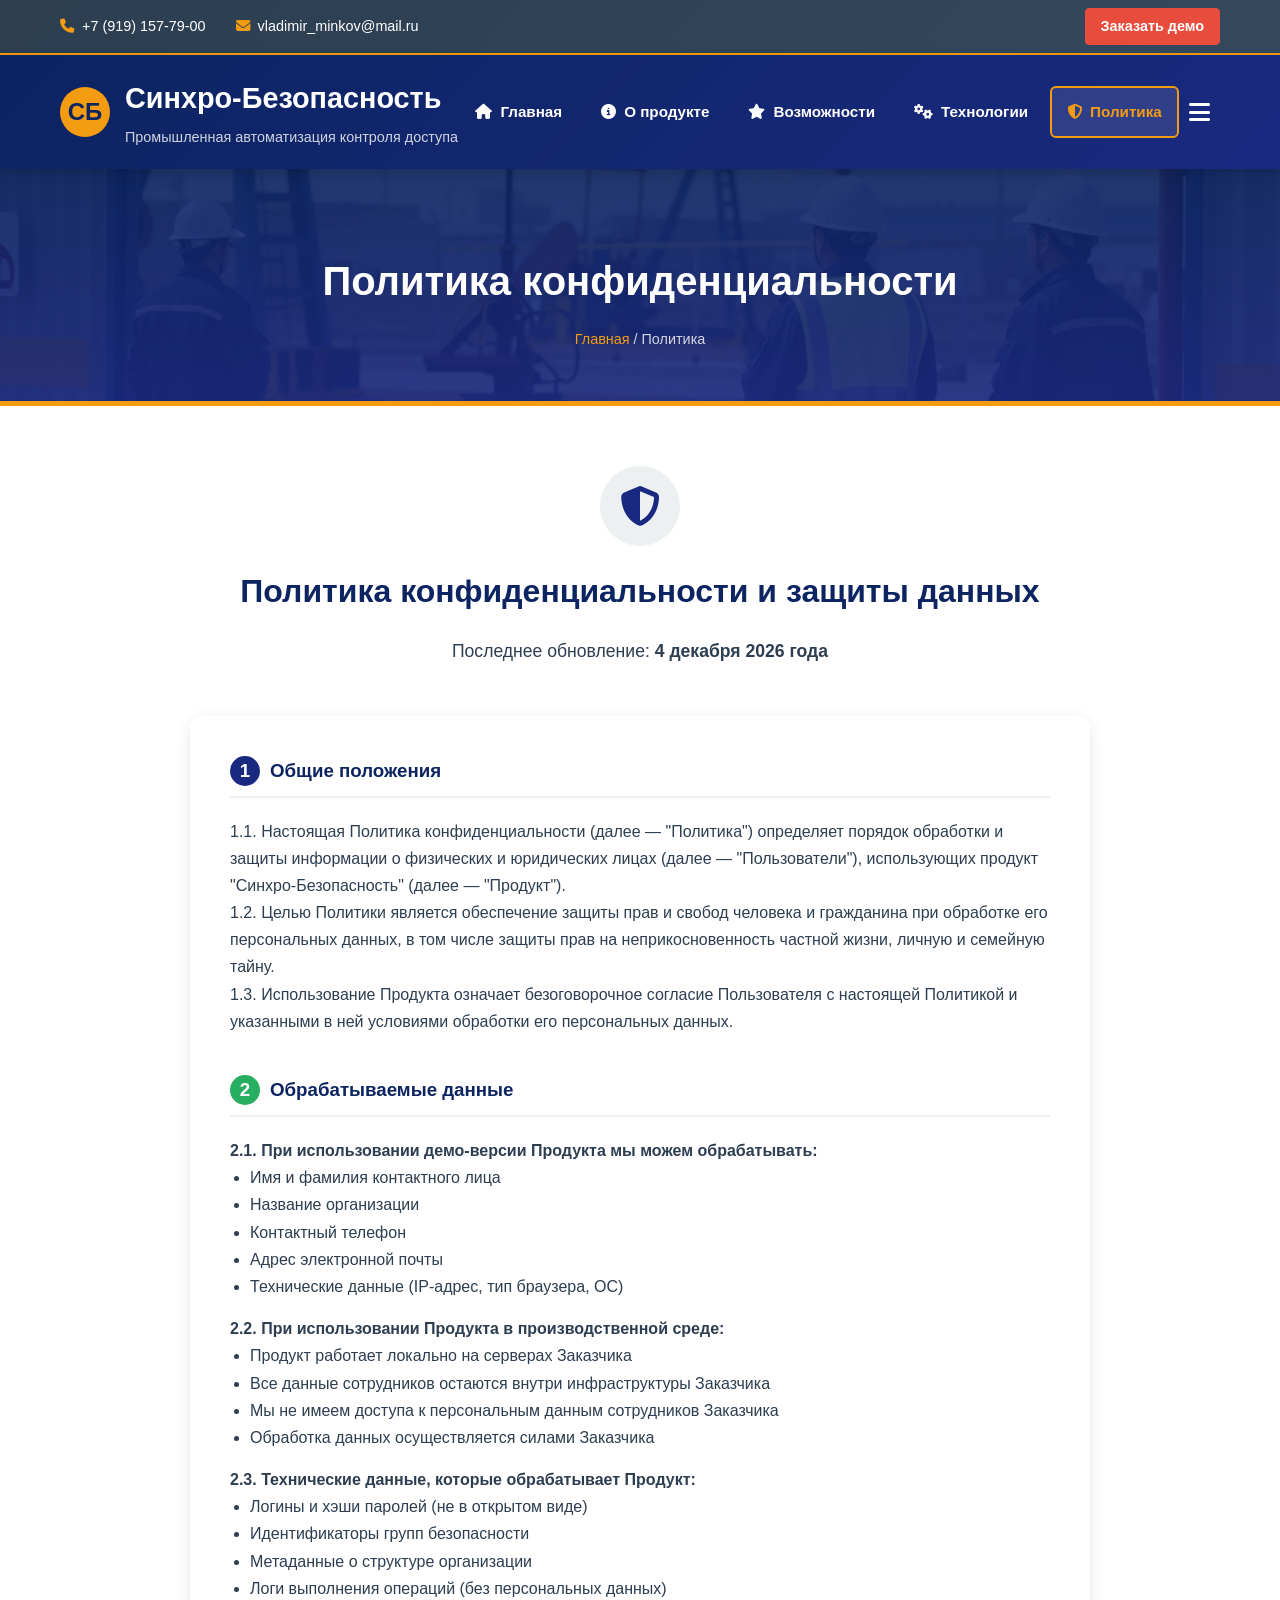
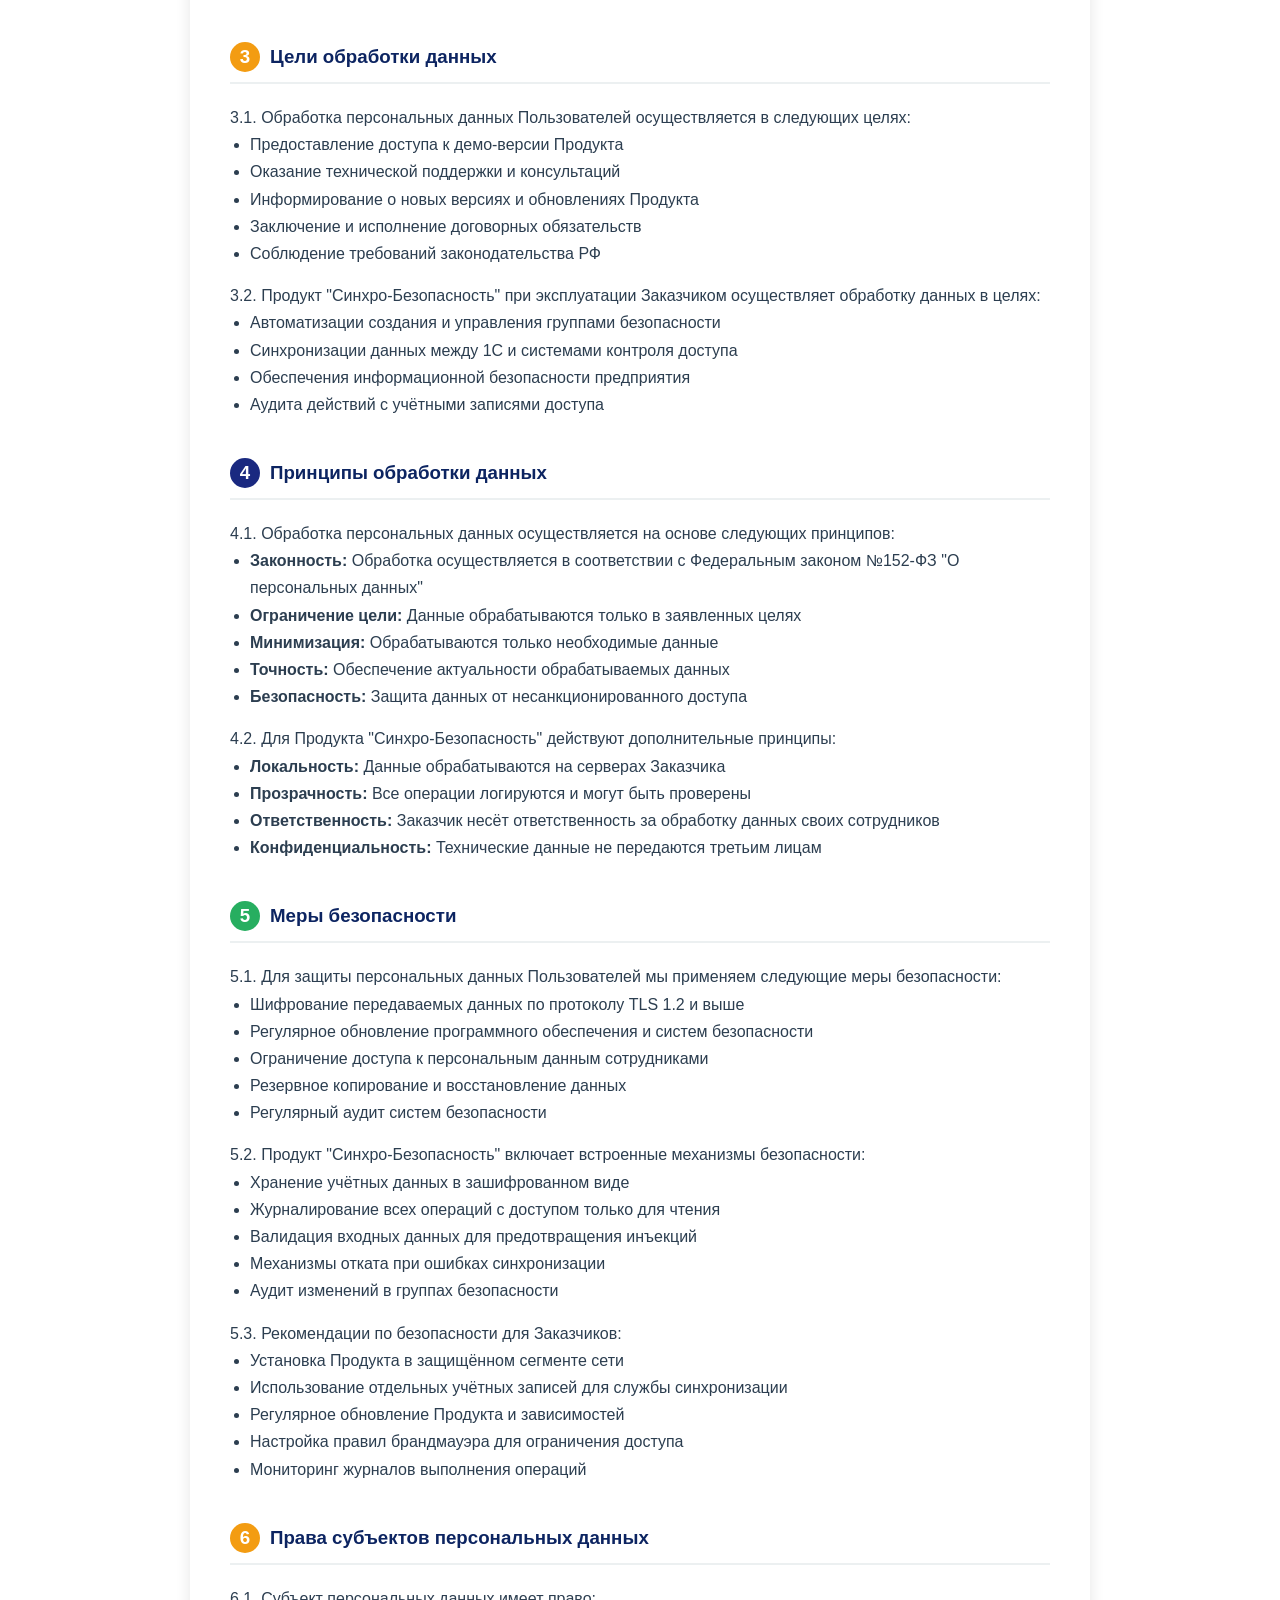
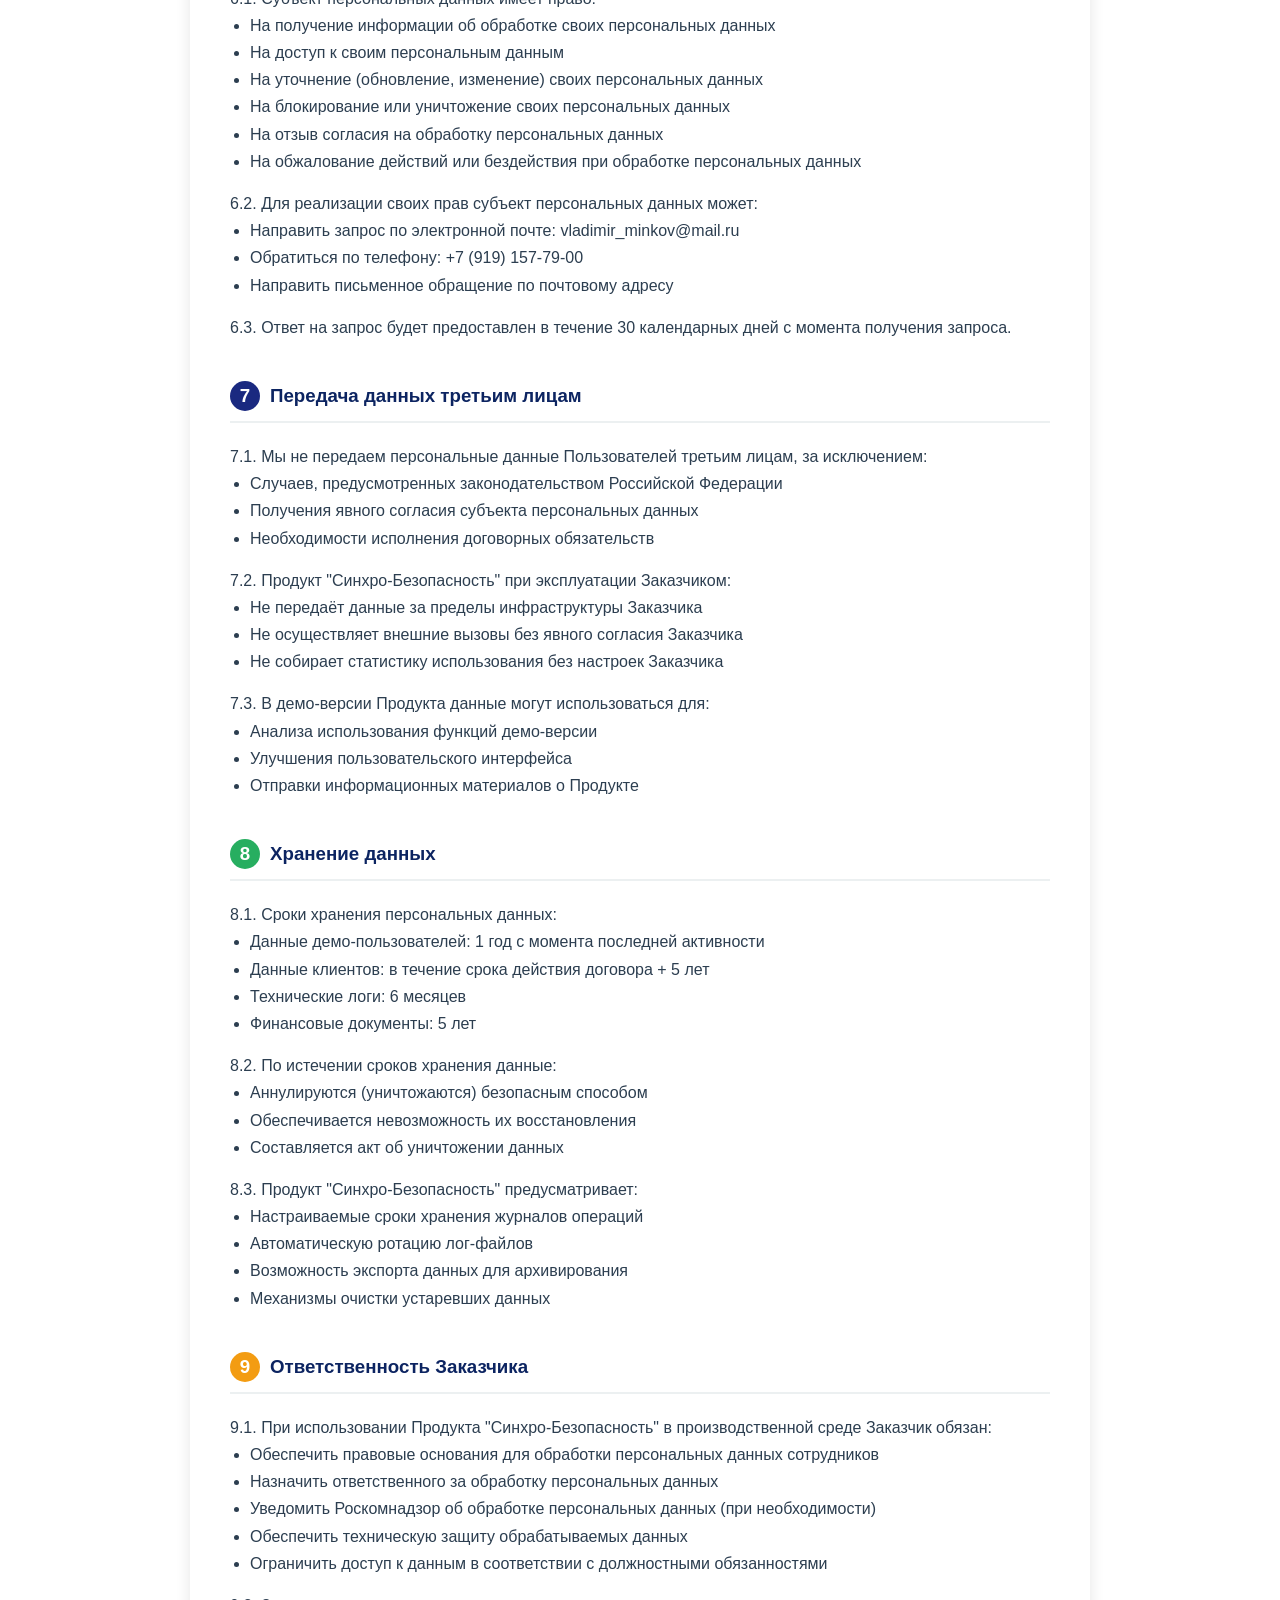
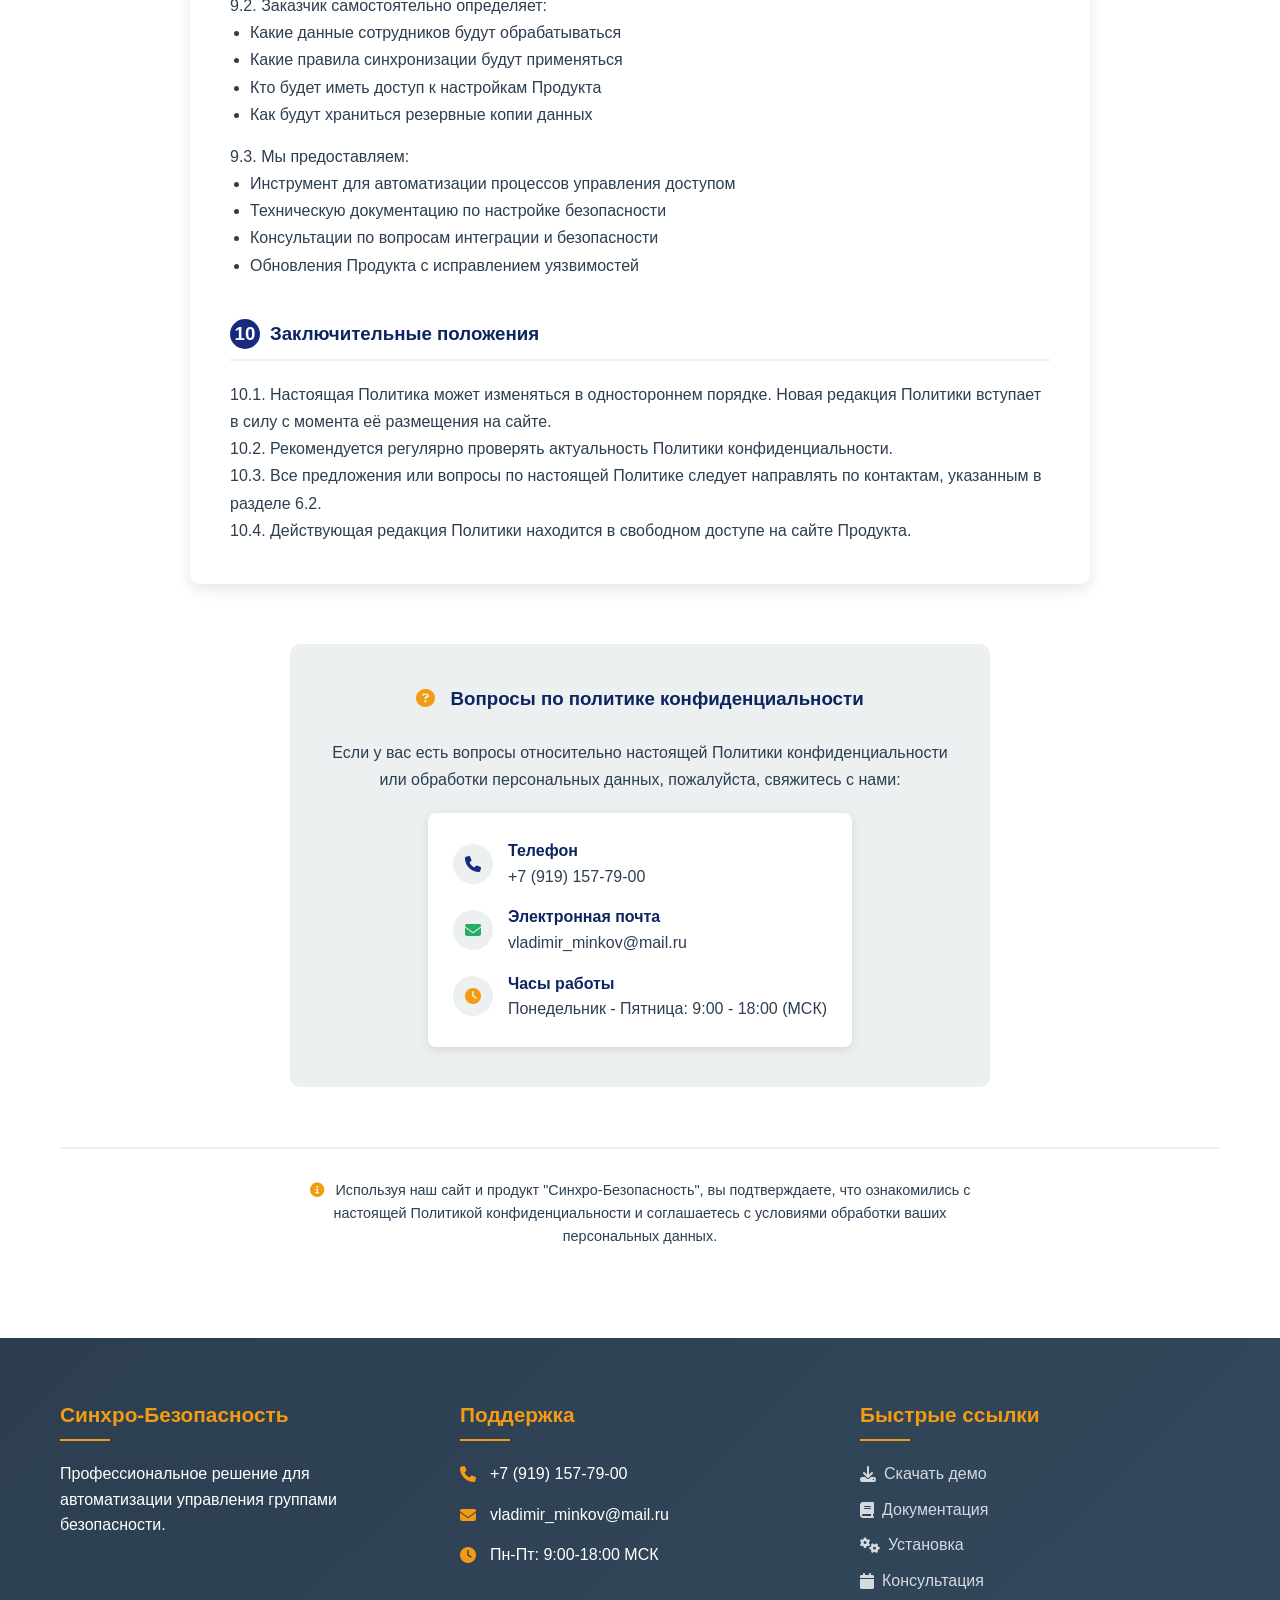
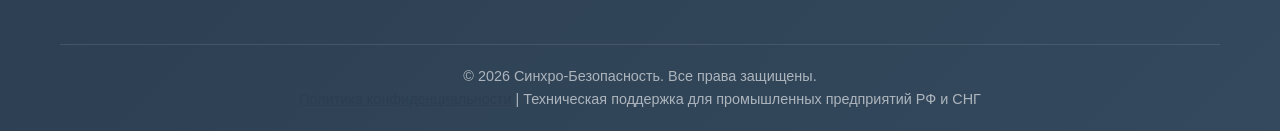
<file: main/privacy.html>
<!DOCTYPE html>
<html lang="ru">
<head>
<link rel="icon" href="images/logo.ico"><!-- 32×32 -->
    <meta charset="UTF-8">
    <meta name="viewport" content="width=device-width, initial-scale=1.0">
    <title>Политика конфиденциальности - Синхро-Безопасность</title>
    <link rel="stylesheet" href="style.css">
    <link rel="stylesheet" href="https://cdnjs.cloudflare.com/ajax/libs/font-awesome/6.4.0/css/all.min.css">
</head>
<body>
    <!-- Чердак -->
    <div class="top-bar">
        <div class="container">
            <div class="top-contacts">
                <div class="top-contact-item">
                    <i class="fas fa-phone"></i>
                    <span>+7 (919) 157-79-00</span>
                </div>
                <div class="top-contact-item">
                    <i class="fas fa-envelope"></i>
                    <span>vladimir_minkov@mail.ru</span>
                </div>
            </div>
            <a href="contacts.html#demo" class="top-cta">Заказать демо</a>
        </div>
    </div>

    <!-- Шапка -->
    <header class="main-header">
        <div class="container">
            <div class="header-content">
                <a href="index.html" class="logo">
                    <div class="logo-icon">СБ</div>
                    <div class="logo-text">
                        <h1>Синхро-Безопасность</h1>
                        <p class="tagline">Промышленная автоматизация контроля доступа</p>
                    </div>
                </a>
                <nav class="main-nav" id="mainNav">
                    <ul>
                        <li><a href="index.html"><i class="fas fa-home"></i>Главная</a></li>
                        <li><a href="about.html"><i class="fas fa-info-circle"></i>О продукте</a></li>
                        <li><a href="features.html"><i class="fas fa-star"></i>Возможности</a></li>
                        <li><a href="technology.html"><i class="fas fa-cogs"></i>Технологии</a></li>
                        <li><a href="privacy.html" class="active"><i class="fas fa-shield-alt"></i>Политика</a></li>
                    </ul>
                </nav>
                <button class="side-menu-btn" id="sideMenuBtn">
                    <i class="fas fa-bars"></i>
                </button>
            </div>
        </div>
    </header>

    <!-- Боковое меню -->
    <div class="side-menu" id="sideMenu">
        <div class="side-menu-header">
            <h3>Все разделы</h3>
            <button class="close-side-menu" id="closeSideMenu">
                <i class="fas fa-times"></i>
            </button>
        </div>
        <nav class="side-menu-nav">
            <ul>
                <li><a href="index.html"><i class="fas fa-home"></i>Главная</a></li>
                <li><a href="about.html"><i class="fas fa-info-circle"></i>О продукте</a></li>
                <li><a href="features.html"><i class="fas fa-star"></i>Возможности</a></li>
                <li><a href="technology.html"><i class="fas fa-cogs"></i>Технологии</a></li>
                <li><a href="requirements.html"><i class="fas fa-server"></i>Требования</a></li>
                <li><a href="installation.html"><i class="fas fa-download"></i>Установка</a></li>
                <li><a href="docs.html"><i class="fas fa-book"></i>Документация</a></li>
                <li><a href="contacts.html"><i class="fas fa-phone"></i>Контакты</a></li>
                <li><a href="download.html"><i class="fas fa-file-download"></i>Скачать</a></li>
                <li><a href="support.html"><i class="fas fa-headset"></i>Поддержка</a></li>
                <li><a href="integration.html"><i class="fas fa-link"></i>Интеграция</a></li>
                <li><a href="privacy.html"><i class="fas fa-shield-alt"></i>Политика</a></li>
            </ul>
        </nav>
    </div>

    <!-- Заголовок страницы -->
    <section class="page-header">
        <div class="container">
            <h1>Политика конфиденциальности</h1>
            <div class="breadcrumb">
                <a href="index.html">Главная</a> / <span>Политика</span>
            </div>
        </div>
    </section>

    <!-- Содержимое страницы -->
    <section class="content-section">
        <div class="container">
            <div style="text-align: center; margin-bottom: 50px;">
                <div style="width: 80px; height: 80px; background: var(--oil-light); border-radius: 50%; display: flex; align-items: center; justify-content: center; margin: 0 auto 20px; font-size: 40px; color: var(--oil-blue);">
                    <i class="fas fa-shield-alt"></i>
                </div>
                <h2 style="color: var(--oil-dark); margin-bottom: 20px; font-size: 2rem;">
                    Политика конфиденциальности и защиты данных
                </h2>
                <p style="max-width: 800px; margin: 0 auto; font-size: 1.1rem; color: var(--oil-steel);">
                    Последнее обновление: <strong id="currentDate">1 января 2025 года</strong>
                </p>
            </div>

            <!-- Основной текст политики -->
            <div style="max-width: 900px; margin: 0 auto 60px; background: white; padding: 40px; border-radius: 10px; box-shadow: 0 5px 15px rgba(0,0,0,0.1);">
                <!-- Раздел 1 -->
                <div style="margin-bottom: 40px;">
                    <h3 style="color: var(--oil-dark); margin-bottom: 20px; padding-bottom: 10px; border-bottom: 2px solid var(--oil-light); display: flex; align-items: center; gap: 10px;">
                        <div style="width: 30px; height: 30px; background: var(--oil-blue); color: white; border-radius: 50%; display: flex; align-items: center; justify-content: center; font-weight: bold;">1</div>
                        <span>Общие положения</span>
                    </h3>
                    <div style="color: var(--oil-steel); line-height: 1.7;">
                        <p>1.1. Настоящая Политика конфиденциальности (далее — "Политика") определяет порядок обработки и защиты информации о физических и юридических лицах (далее — "Пользователи"), использующих продукт "Синхро-Безопасность" (далее — "Продукт").</p>
                        <p>1.2. Целью Политики является обеспечение защиты прав и свобод человека и гражданина при обработке его персональных данных, в том числе защиты прав на неприкосновенность частной жизни, личную и семейную тайну.</p>
                        <p>1.3. Использование Продукта означает безоговорочное согласие Пользователя с настоящей Политикой и указанными в ней условиями обработки его персональных данных.</p>
                    </div>
                </div>

                <!-- Раздел 2 -->
                <div style="margin-bottom: 40px;">
                    <h3 style="color: var(--oil-dark); margin-bottom: 20px; padding-bottom: 10px; border-bottom: 2px solid var(--oil-light); display: flex; align-items: center; gap: 10px;">
                        <div style="width: 30px; height: 30px; background: var(--oil-green); color: white; border-radius: 50%; display: flex; align-items: center; justify-content: center; font-weight: bold;">2</div>
                        <span>Обрабатываемые данные</span>
                    </h3>
                    <div style="color: var(--oil-steel); line-height: 1.7;">
                        <p><strong>2.1. При использовании демо-версии Продукта мы можем обрабатывать:</strong></p>
                        <ul style="padding-left: 20px; margin-bottom: 15px;">
                            <li>Имя и фамилия контактного лица</li>
                            <li>Название организации</li>
                            <li>Контактный телефон</li>
                            <li>Адрес электронной почты</li>
                            <li>Технические данные (IP-адрес, тип браузера, ОС)</li>
                        </ul>
                        
                        <p><strong>2.2. При использовании Продукта в производственной среде:</strong></p>
                        <ul style="padding-left: 20px; margin-bottom: 15px;">
                            <li>Продукт работает локально на серверах Заказчика</li>
                            <li>Все данные сотрудников остаются внутри инфраструктуры Заказчика</li>
                            <li>Мы не имеем доступа к персональным данным сотрудников Заказчика</li>
                            <li>Обработка данных осуществляется силами Заказчика</li>
                        </ul>
                        
                        <p><strong>2.3. Технические данные, которые обрабатывает Продукт:</strong></p>
                        <ul style="padding-left: 20px;">
                            <li>Логины и хэши паролей (не в открытом виде)</li>
                            <li>Идентификаторы групп безопасности</li>
                            <li>Метаданные о структуре организации</li>
                            <li>Логи выполнения операций (без персональных данных)</li>
                        </ul>
                    </div>
                </div>

                <!-- Раздел 3 -->
                <div style="margin-bottom: 40px;">
                    <h3 style="color: var(--oil-dark); margin-bottom: 20px; padding-bottom: 10px; border-bottom: 2px solid var(--oil-light); display: flex; align-items: center; gap: 10px;">
                        <div style="width: 30px; height: 30px; background: var(--oil-gold); color: white; border-radius: 50%; display: flex; align-items: center; justify-content: center; font-weight: bold;">3</div>
                        <span>Цели обработки данных</span>
                    </h3>
                    <div style="color: var(--oil-steel); line-height: 1.7;">
                        <p>3.1. Обработка персональных данных Пользователей осуществляется в следующих целях:</p>
                        <ul style="padding-left: 20px; margin-bottom: 15px;">
                            <li>Предоставление доступа к демо-версии Продукта</li>
                            <li>Оказание технической поддержки и консультаций</li>
                            <li>Информирование о новых версиях и обновлениях Продукта</li>
                            <li>Заключение и исполнение договорных обязательств</li>
                            <li>Соблюдение требований законодательства РФ</li>
                        </ul>
                        
                        <p>3.2. Продукт "Синхро-Безопасность" при эксплуатации Заказчиком осуществляет обработку данных в целях:</p>
                        <ul style="padding-left: 20px;">
                            <li>Автоматизации создания и управления группами безопасности</li>
                            <li>Синхронизации данных между 1С и системами контроля доступа</li>
                            <li>Обеспечения информационной безопасности предприятия</li>
                            <li>Аудита действий с учётными записями доступа</li>
                        </ul>
                    </div>
                </div>

                <!-- Раздел 4 -->
                <div style="margin-bottom: 40px;">
                    <h3 style="color: var(--oil-dark); margin-bottom: 20px; padding-bottom: 10px; border-bottom: 2px solid var(--oil-light); display: flex; align-items: center; gap: 10px;">
                        <div style="width: 30px; height: 30px; background: var(--oil-blue); color: white; border-radius: 50%; display: flex; align-items: center; justify-content: center; font-weight: bold;">4</div>
                        <span>Принципы обработки данных</span>
                    </h3>
                    <div style="color: var(--oil-steel); line-height: 1.7;">
                        <p>4.1. Обработка персональных данных осуществляется на основе следующих принципов:</p>
                        <ul style="padding-left: 20px; margin-bottom: 15px;">
                            <li><strong>Законность:</strong> Обработка осуществляется в соответствии с Федеральным законом №152-ФЗ "О персональных данных"</li>
                            <li><strong>Ограничение цели:</strong> Данные обрабатываются только в заявленных целях</li>
                            <li><strong>Минимизация:</strong> Обрабатываются только необходимые данные</li>
                            <li><strong>Точность:</strong> Обеспечение актуальности обрабатываемых данных</li>
                            <li><strong>Безопасность:</strong> Защита данных от несанкционированного доступа</li>
                        </ul>
                        
                        <p>4.2. Для Продукта "Синхро-Безопасность" действуют дополнительные принципы:</p>
                        <ul style="padding-left: 20px;">
                            <li><strong>Локальность:</strong> Данные обрабатываются на серверах Заказчика</li>
                            <li><strong>Прозрачность:</strong> Все операции логируются и могут быть проверены</li>
                            <li><strong>Ответственность:</strong> Заказчик несёт ответственность за обработку данных своих сотрудников</li>
                            <li><strong>Конфиденциальность:</strong> Технические данные не передаются третьим лицам</li>
                        </ul>
                    </div>
                </div>

                <!-- Раздел 5 -->
                <div style="margin-bottom: 40px;">
                    <h3 style="color: var(--oil-dark); margin-bottom: 20px; padding-bottom: 10px; border-bottom: 2px solid var(--oil-light); display: flex; align-items: center; gap: 10px;">
                        <div style="width: 30px; height: 30px; background: var(--oil-green); color: white; border-radius: 50%; display: flex; align-items: center; justify-content: center; font-weight: bold;">5</div>
                        <span>Меры безопасности</span>
                    </h3>
                    <div style="color: var(--oil-steel); line-height: 1.7;">
                        <p>5.1. Для защиты персональных данных Пользователей мы применяем следующие меры безопасности:</p>
                        <ul style="padding-left: 20px; margin-bottom: 15px;">
                            <li>Шифрование передаваемых данных по протоколу TLS 1.2 и выше</li>
                            <li>Регулярное обновление программного обеспечения и систем безопасности</li>
                            <li>Ограничение доступа к персональным данным сотрудниками</li>
                            <li>Резервное копирование и восстановление данных</li>
                            <li>Регулярный аудит систем безопасности</li>
                        </ul>
                        
                        <p>5.2. Продукт "Синхро-Безопасность" включает встроенные механизмы безопасности:</p>
                        <ul style="padding-left: 20px; margin-bottom: 15px;">
                            <li>Хранение учётных данных в зашифрованном виде</li>
                            <li>Журналирование всех операций с доступом только для чтения</li>
                            <li>Валидация входных данных для предотвращения инъекций</li>
                            <li>Механизмы отката при ошибках синхронизации</li>
                            <li>Аудит изменений в группах безопасности</li>
                        </ul>
                        
                        <p>5.3. Рекомендации по безопасности для Заказчиков:</p>
                        <ul style="padding-left: 20px;">
                            <li>Установка Продукта в защищённом сегменте сети</li>
                            <li>Использование отдельных учётных записей для службы синхронизации</li>
                            <li>Регулярное обновление Продукта и зависимостей</li>
                            <li>Настройка правил брандмауэра для ограничения доступа</li>
                            <li>Мониторинг журналов выполнения операций</li>
                        </ul>
                    </div>
                </div>

                <!-- Раздел 6 -->
                <div style="margin-bottom: 40px;">
                    <h3 style="color: var(--oil-dark); margin-bottom: 20px; padding-bottom: 10px; border-bottom: 2px solid var(--oil-light); display: flex; align-items: center; gap: 10px;">
                        <div style="width: 30px; height: 30px; background: var(--oil-gold); color: white; border-radius: 50%; display: flex; align-items: center; justify-content: center; font-weight: bold;">6</div>
                        <span>Права субъектов персональных данных</span>
                    </h3>
                    <div style="color: var(--oil-steel); line-height: 1.7;">
                        <p>6.1. Субъект персональных данных имеет право:</p>
                        <ul style="padding-left: 20px; margin-bottom: 15px;">
                            <li>На получение информации об обработке своих персональных данных</li>
                            <li>На доступ к своим персональным данным</li>
                            <li>На уточнение (обновление, изменение) своих персональных данных</li>
                            <li>На блокирование или уничтожение своих персональных данных</li>
                            <li>На отзыв согласия на обработку персональных данных</li>
                            <li>На обжалование действий или бездействия при обработке персональных данных</li>
                        </ul>
                        
                        <p>6.2. Для реализации своих прав субъект персональных данных может:</p>
                        <ul style="padding-left: 20px; margin-bottom: 15px;">
                            <li>Направить запрос по электронной почте: vladimir_minkov@mail.ru</li>
                            <li>Обратиться по телефону: +7 (919) 157-79-00</li>
                            <li>Направить письменное обращение по почтовому адресу</li>
                        </ul>
                        
                        <p>6.3. Ответ на запрос будет предоставлен в течение 30 календарных дней с момента получения запроса.</p>
                    </div>
                </div>

                <!-- Раздел 7 -->
                <div style="margin-bottom: 40px;">
                    <h3 style="color: var(--oil-dark); margin-bottom: 20px; padding-bottom: 10px; border-bottom: 2px solid var(--oil-light); display: flex; align-items: center; gap: 10px;">
                        <div style="width: 30px; height: 30px; background: var(--oil-blue); color: white; border-radius: 50%; display: flex; align-items: center; justify-content: center; font-weight: bold;">7</div>
                        <span>Передача данных третьим лицам</span>
                    </h3>
                    <div style="color: var(--oil-steel); line-height: 1.7;">
                        <p>7.1. Мы не передаем персональные данные Пользователей третьим лицам, за исключением:</p>
                        <ul style="padding-left: 20px; margin-bottom: 15px;">
                            <li>Случаев, предусмотренных законодательством Российской Федерации</li>
                            <li>Получения явного согласия субъекта персональных данных</li>
                            <li>Необходимости исполнения договорных обязательств</li>
                        </ul>
                        
                        <p>7.2. Продукт "Синхро-Безопасность" при эксплуатации Заказчиком:</p>
                        <ul style="padding-left: 20px; margin-bottom: 15px;">
                            <li>Не передаёт данные за пределы инфраструктуры Заказчика</li>
                            <li>Не осуществляет внешние вызовы без явного согласия Заказчика</li>
                            <li>Не собирает статистику использования без настроек Заказчика</li>
                        </ul>
                        
                        <p>7.3. В демо-версии Продукта данные могут использоваться для:</p>
                        <ul style="padding-left: 20px;">
                            <li>Анализа использования функций демо-версии</li>
                            <li>Улучшения пользовательского интерфейса</li>
                            <li>Отправки информационных материалов о Продукте</li>
                        </ul>
                    </div>
                </div>

                <!-- Раздел 8 -->
                <div style="margin-bottom: 40px;">
                    <h3 style="color: var(--oil-dark); margin-bottom: 20px; padding-bottom: 10px; border-bottom: 2px solid var(--oil-light); display: flex; align-items: center; gap: 10px;">
                        <div style="width: 30px; height: 30px; background: var(--oil-green); color: white; border-radius: 50%; display: flex; align-items: center; justify-content: center; font-weight: bold;">8</div>
                        <span>Хранение данных</span>
                    </h3>
                    <div style="color: var(--oil-steel); line-height: 1.7;">
                        <p>8.1. Сроки хранения персональных данных:</p>
                        <ul style="padding-left: 20px; margin-bottom: 15px;">
                            <li>Данные демо-пользователей: 1 год с момента последней активности</li>
                            <li>Данные клиентов: в течение срока действия договора + 5 лет</li>
                            <li>Технические логи: 6 месяцев</li>
                            <li>Финансовые документы: 5 лет</li>
                        </ul>
                        
                        <p>8.2. По истечении сроков хранения данные:</p>
                        <ul style="padding-left: 20px; margin-bottom: 15px;">
                            <li>Аннулируются (уничтожаются) безопасным способом</li>
                            <li>Обеспечивается невозможность их восстановления</li>
                            <li>Составляется акт об уничтожении данных</li>
                        </ul>
                        
                        <p>8.3. Продукт "Синхро-Безопасность" предусматривает:</p>
                        <ul style="padding-left: 20px;">
                            <li>Настраиваемые сроки хранения журналов операций</li>
                            <li>Автоматическую ротацию лог-файлов</li>
                            <li>Возможность экспорта данных для архивирования</li>
                            <li>Механизмы очистки устаревших данных</li>
                        </ul>
                    </div>
                </div>

                <!-- Раздел 9 -->
                <div style="margin-bottom: 40px;">
                    <h3 style="color: var(--oil-dark); margin-bottom: 20px; padding-bottom: 10px; border-bottom: 2px solid var(--oil-light); display: flex; align-items: center; gap: 10px;">
                        <div style="width: 30px; height: 30px; background: var(--oil-gold); color: white; border-radius: 50%; display: flex; align-items: center; justify-content: center; font-weight: bold;">9</div>
                        <span>Ответственность Заказчика</span>
                    </h3>
                    <div style="color: var(--oil-steel); line-height: 1.7;">
                        <p>9.1. При использовании Продукта "Синхро-Безопасность" в производственной среде Заказчик обязан:</p>
                        <ul style="padding-left: 20px; margin-bottom: 15px;">
                            <li>Обеспечить правовые основания для обработки персональных данных сотрудников</li>
                            <li>Назначить ответственного за обработку персональных данных</li>
                            <li>Уведомить Роскомнадзор об обработке персональных данных (при необходимости)</li>
                            <li>Обеспечить техническую защиту обрабатываемых данных</li>
                            <li>Ограничить доступ к данным в соответствии с должностными обязанностями</li>
                        </ul>
                        
                        <p>9.2. Заказчик самостоятельно определяет:</p>
                        <ul style="padding-left: 20px; margin-bottom: 15px;">
                            <li>Какие данные сотрудников будут обрабатываться</li>
                            <li>Какие правила синхронизации будут применяться</li>
                            <li>Кто будет иметь доступ к настройкам Продукта</li>
                            <li>Как будут храниться резервные копии данных</li>
                        </ul>
                        
                        <p>9.3. Мы предоставляем:</p>
                        <ul style="padding-left: 20px;">
                            <li>Инструмент для автоматизации процессов управления доступом</li>
                            <li>Техническую документацию по настройке безопасности</li>
                            <li>Консультации по вопросам интеграции и безопасности</li>
                            <li>Обновления Продукта с исправлением уязвимостей</li>
                        </ul>
                    </div>
                </div>

                <!-- Раздел 10 -->
                <div>
                    <h3 style="color: var(--oil-dark); margin-bottom: 20px; padding-bottom: 10px; border-bottom: 2px solid var(--oil-light); display: flex; align-items: center; gap: 10px;">
                        <div style="width: 30px; height: 30px; background: var(--oil-blue); color: white; border-radius: 50%; display: flex; align-items: center; justify-content: center; font-weight: bold;">10</div>
                        <span>Заключительные положения</span>
                    </h3>
                    <div style="color: var(--oil-steel); line-height: 1.7;">
                        <p>10.1. Настоящая Политика может изменяться в одностороннем порядке. Новая редакция Политики вступает в силу с момента её размещения на сайте.</p>
                        <p>10.2. Рекомендуется регулярно проверять актуальность Политики конфиденциальности.</p>
                        <p>10.3. Все предложения или вопросы по настоящей Политике следует направлять по контактам, указанным в разделе 6.2.</p>
                        <p>10.4. Действующая редакция Политики находится в свободном доступе на сайте Продукта.</p>
                    </div>
                </div>
            </div>

            <!-- Контакты для вопросов -->
            <div style="background: var(--oil-light); padding: 40px; border-radius: 10px; text-align: center; max-width: 700px; margin: 0 auto 60px;">
                <h3 style="color: var(--oil-dark); margin-bottom: 25px;">
                    <i class="fas fa-question-circle" style="color: var(--oil-gold); margin-right: 10px;"></i>
                    Вопросы по политике конфиденциальности
                </h3>
                <p style="color: var(--oil-steel); margin-bottom: 20px; line-height: 1.7;">
                    Если у вас есть вопросы относительно настоящей Политики конфиденциальности или обработки персональных данных, пожалуйста, свяжитесь с нами:
                </p>
                <div style="display: inline-flex; flex-direction: column; gap: 15px; text-align: left; background: white; padding: 25px; border-radius: 8px; box-shadow: 0 3px 10px rgba(0,0,0,0.1);">
                    <div style="display: flex; align-items: center; gap: 15px;">
                        <div style="width: 40px; height: 40px; background: var(--oil-light); border-radius: 50%; display: flex; align-items: center; justify-content: center; color: var(--oil-blue);">
                            <i class="fas fa-phone"></i>
                        </div>
                        <div>
                            <div style="font-weight: bold; color: var(--oil-dark);">Телефон</div>
                            <div style="color: var(--oil-steel);">+7 (919) 157-79-00</div>
                        </div>
                    </div>
                    
                    <div style="display: flex; align-items: center; gap: 15px;">
                        <div style="width: 40px; height: 40px; background: var(--oil-light); border-radius: 50%; display: flex; align-items: center; justify-content: center; color: var(--oil-green);">
                            <i class="fas fa-envelope"></i>
                        </div>
                        <div>
                            <div style="font-weight: bold; color: var(--oil-dark);">Электронная почта</div>
                            <div style="color: var(--oil-steel);">vladimir_minkov@mail.ru</div>
                        </div>
                    </div>
                    
                    <div style="display: flex; align-items: center; gap: 15px;">
                        <div style="width: 40px; height: 40px; background: var(--oil-light); border-radius: 50%; display: flex; align-items: center; justify-content: center; color: var(--oil-gold);">
                            <i class="fas fa-clock"></i>
                        </div>
                        <div>
                            <div style="font-weight: bold; color: var(--oil-dark);">Часы работы</div>
                            <div style="color: var(--oil-steel);">Понедельник - Пятница: 9:00 - 18:00 (МСК)</div>
                        </div>
                    </div>
                </div>
            </div>

            <!-- Подтверждение согласия -->
            <div style="text-align: center; padding: 30px; border-top: 2px solid var(--oil-light);">
                <p style="color: var(--oil-steel); font-size: 0.9rem; max-width: 700px; margin: 0 auto; line-height: 1.6;">
                    <i class="fas fa-info-circle" style="color: var(--oil-gold); margin-right: 8px;"></i>
                    Используя наш сайт и продукт "Синхро-Безопасность", вы подтверждаете, что ознакомились с настоящей Политикой конфиденциальности и соглашаетесь с условиями обработки ваших персональных данных.
                </p>
            </div>
        </div>
    </section>

    <!-- Подвал -->
    <footer class="main-footer">
        <div class="container">
            <div class="footer-grid">
                <div class="footer-col">
                    <h3>Синхро-Безопасность</h3>
                    <p>Профессиональное решение для автоматизации управления группами безопасности.</p>
                </div>
                <div class="footer-col">
                    <h3>Поддержка</h3>
                    <ul class="footer-contact">
                        <li><i class="fas fa-phone"></i> +7 (919) 157-79-00</li>
                        <li><i class="fas fa-envelope"></i> vladimir_minkov@mail.ru</li>
                        <li><i class="fas fa-clock"></i> Пн-Пт: 9:00-18:00 МСК</li>
                    </ul>
                </div>
                <div class="footer-col">
                    <h3>Быстрые ссылки</h3>
                    <ul class="footer-links">
                        <li><a href="download.html"><i class="fas fa-download"></i> Скачать демо</a></li>
                        <li><a href="docs.html"><i class="fas fa-book"></i> Документация</a></li>
                        <li><a href="installation.html"><i class="fas fa-cogs"></i> Установка</a></li>
                        <li><a href="contacts.html"><i class="fas fa-calendar"></i> Консультация</a></li>
                    </ul>
                </div>
            </div>
            <div class="footer-bottom">
                <p>&copy; <span class="current-year">2025</span> Синхро-Безопасность. Все права защищены.</p>
                <p><a href="privacy.html" style="color: var(--oil-steel); text-decoration: underline;">Политика конфиденциальности</a> | Техническая поддержка для промышленных предприятий РФ и СНГ</p>
            </div>
        </div>
    </footer>

    <script src="script.js"></script>
    <script>
    document.addEventListener('DOMContentLoaded', function() {
        // Установка текущей даты
        const currentDateElement = document.getElementById('currentDate');
        if (currentDateElement) {
            const now = new Date();
            const months = ['января', 'февраля', 'марта', 'апреля', 'мая', 'июня', 'июля', 'августа', 'сентября', 'октября', 'ноября', 'декабря'];
            const formattedDate = `${now.getDate()} ${months[now.getMonth()]} ${now.getFullYear()} года`;
            currentDateElement.textContent = formattedDate;
        }
        
        // Обновление года в подвале
        const yearElements = document.querySelectorAll('.current-year');
        yearElements.forEach(element => {
            element.textContent = new Date().getFullYear();
        });
        
        // Прокрутка к якорям
        const hash = window.location.hash;
        if (hash) {
            setTimeout(() => {
                const element = document.querySelector(hash);
                if (element) {
                    element.scrollIntoView({ behavior: 'smooth' });
                }
            }, 100);
        }
    });
    </script>
</body>
</html>
</file>
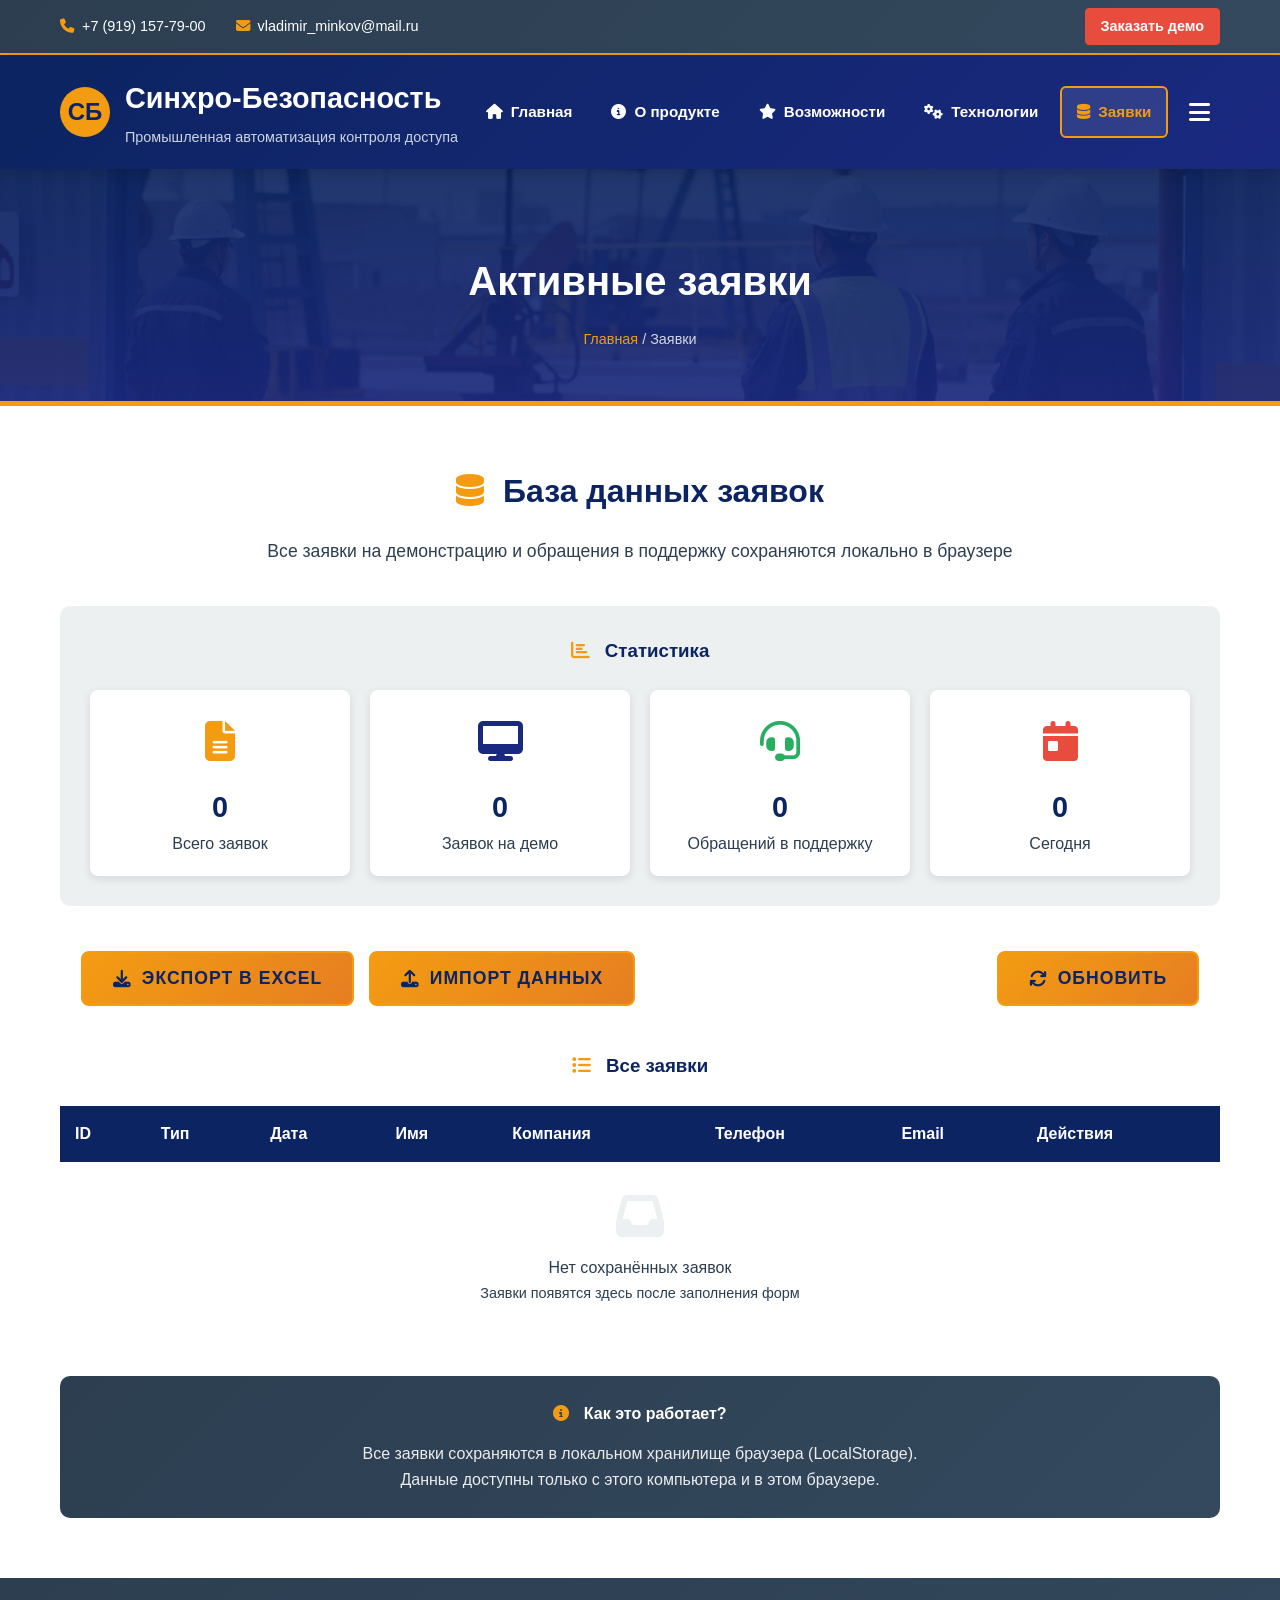
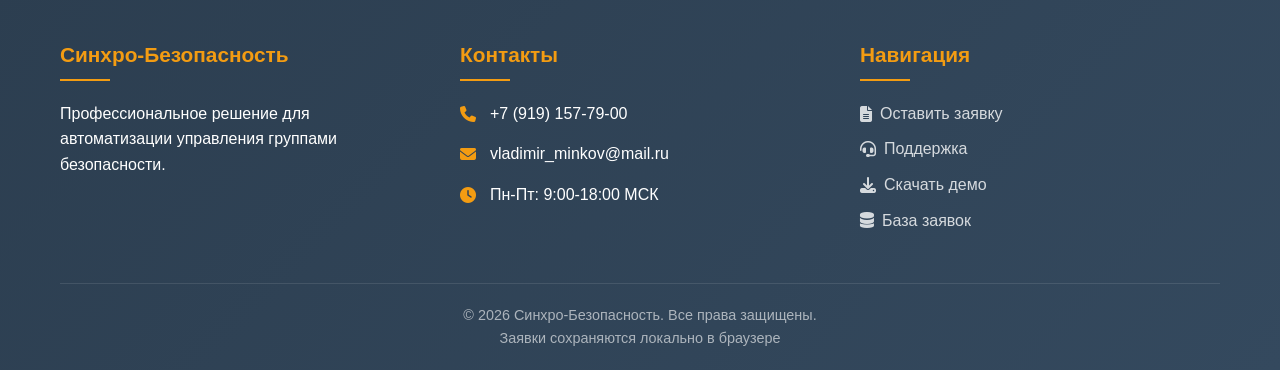
<file: main/requests.html>
<!DOCTYPE html>
<html lang="ru">
<head>
<link rel="icon" href="images/logo.ico"><!-- 32×32 -->
    <meta charset="UTF-8">
    <meta name="viewport" content="width=device-width, initial-scale=1.0">
    <title>Активные заявки - Синхро-Безопасность</title>
    <link rel="stylesheet" href="style.css">
    <link rel="stylesheet" href="https://cdnjs.cloudflare.com/ajax/libs/font-awesome/6.4.0/css/all.min.css">
</head>
<body>
    <!-- Чердак -->
    <div class="top-bar">
        <div class="container">
            <div class="top-contacts">
                <div class="top-contact-item">
                    <i class="fas fa-phone"></i>
                    <span>+7 (919) 157-79-00</span>
                </div>
                <div class="top-contact-item">
                    <i class="fas fa-envelope"></i>
                    <span>vladimir_minkov@mail.ru</span>
                </div>
            </div>
            <a href="contacts.html#demo" class="top-cta">Заказать демо</a>
        </div>
    </div>

    <!-- Шапка -->
    <header class="main-header">
        <div class="container">
            <div class="header-content">
                <a href="index.html" class="logo">
                    <div class="logo-icon">СБ</div>
                    <div class="logo-text">
                        <h1>Синхро-Безопасность</h1>
                        <p class="tagline">Промышленная автоматизация контроля доступа</p>
                    </div>
                </a>
                <nav class="main-nav" id="mainNav">
                    <ul>
                        <li><a href="index.html"><i class="fas fa-home"></i>Главная</a></li>
                        <li><a href="about.html"><i class="fas fa-info-circle"></i>О продукте</a></li>
                        <li><a href="features.html"><i class="fas fa-star"></i>Возможности</a></li>
                        <li><a href="technology.html"><i class="fas fa-cogs"></i>Технологии</a></li>
                        <li><a href="requests.html" class="active"><i class="fas fa-database"></i>Заявки</a></li>
                    </ul>
                </nav>
                <button class="side-menu-btn" id="sideMenuBtn">
                    <i class="fas fa-bars"></i>
                </button>
            </div>
        </div>
    </header>

    <!-- Боковое меню -->
    <div class="side-menu" id="sideMenu">
        <div class="side-menu-header">
            <h3>Все разделы</h3>
            <button class="close-side-menu" id="closeSideMenu">
                <i class="fas fa-times"></i>
            </button>
        </div>
        <nav class="side-menu-nav">
            <ul>
                <li><a href="index.html"><i class="fas fa-home"></i>Главная</a></li>
                <li><a href="about.html"><i class="fas fa-info-circle"></i>О продукте</a></li>
                <li><a href="features.html"><i class="fas fa-star"></i>Возможности</a></li>
                <li><a href="technology.html"><i class="fas fa-cogs"></i>Технологии</a></li>
                <li><a href="requirements.html"><i class="fas fa-server"></i>Требования</a></li>
                <li><a href="installation.html"><i class="fas fa-download"></i>Установка</a></li>
                <li><a href="docs.html"><i class="fas fa-book"></i>Документация</a></li>
                <li><a href="contacts.html"><i class="fas fa-phone"></i>Контакты</a></li>
                <li><a href="download.html"><i class="fas fa-file-download"></i>Скачать</a></li>
                <li><a href="support.html"><i class="fas fa-headset"></i>Поддержка</a></li>
                <li><a href="integration.html"><i class="fas fa-link"></i>Интеграция</a></li>
                <li><a href="privacy.html"><i class="fas fa-shield-alt"></i>Политика</a></li>
                <li><a href="requests.html"><i class="fas fa-database"></i>Заявки</a></li>
            </ul>
        </nav>
    </div>

    <!-- Заголовок страницы -->
    <section class="page-header">
        <div class="container">
            <h1>Активные заявки</h1>
            <div class="breadcrumb">
                <a href="index.html">Главная</a> / <span>Заявки</span>
            </div>
        </div>
    </section>

    <!-- Содержимое страницы -->
    <section class="content-section">
        <div class="container">
            <div style="text-align: center; margin-bottom: 40px;">
                <h2 style="color: var(--oil-dark); margin-bottom: 20px; font-size: 2rem;">
                    <i class="fas fa-database" style="color: var(--oil-gold); margin-right: 10px;"></i>
                    База данных заявок
                </h2>
                <p style="max-width: 800px; margin: 0 auto; font-size: 1.1rem; color: var(--oil-steel);">
                    Все заявки на демонстрацию и обращения в поддержку сохраняются локально в браузере
                </p>
            </div>

            <!-- Статистика -->
            <div style="background: var(--oil-light); padding: 30px; border-radius: 10px; margin-bottom: 40px;">
                <h3 style="color: var(--oil-dark); margin-bottom: 25px; text-align: center;">
                    <i class="fas fa-chart-bar" style="color: var(--oil-gold); margin-right: 10px;"></i>
                    Статистика
                </h3>
                
                <div style="display: grid; grid-template-columns: repeat(auto-fit, minmax(200px, 1fr)); gap: 20px; text-align: center;">
                    <div style="background: white; padding: 20px; border-radius: 8px; box-shadow: 0 3px 10px rgba(0,0,0,0.1);">
                        <div style="font-size: 2.5rem; color: var(--oil-gold); margin-bottom: 10px;">
                            <i class="fas fa-file-alt"></i>
                        </div>
                        <div style="font-size: 1.8rem; font-weight: bold; color: var(--oil-dark);" id="totalRequests">0</div>
                        <div style="color: var(--oil-steel);">Всего заявок</div>
                    </div>
                    
                    <div style="background: white; padding: 20px; border-radius: 8px; box-shadow: 0 3px 10px rgba(0,0,0,0.1);">
                        <div style="font-size: 2.5rem; color: var(--oil-blue); margin-bottom: 10px;">
                            <i class="fas fa-desktop"></i>
                        </div>
                        <div style="font-size: 1.8rem; font-weight: bold; color: var(--oil-dark);" id="demoRequests">0</div>
                        <div style="color: var(--oil-steel);">Заявок на демо</div>
                    </div>
                    
                    <div style="background: white; padding: 20px; border-radius: 8px; box-shadow: 0 3px 10px rgba(0,0,0,0.1);">
                        <div style="font-size: 2.5rem; color: var(--oil-green); margin-bottom: 10px;">
                            <i class="fas fa-headset"></i>
                        </div>
                        <div style="font-size: 1.8rem; font-weight: bold; color: var(--oil-dark);" id="supportRequests">0</div>
                        <div style="color: var(--oil-steel);">Обращений в поддержку</div>
                    </div>
                    
                    <div style="background: white; padding: 20px; border-radius: 8px; box-shadow: 0 3px 10px rgba(0,0,0,0.1);">
                        <div style="font-size: 2.5rem; color: var(--oil-fire); margin-bottom: 10px;">
                            <i class="fas fa-calendar-day"></i>
                        </div>
                        <div style="font-size: 1.8rem; font-weight: bold; color: var(--oil-dark);" id="todayRequests">0</div>
                        <div style="color: var(--oil-steel);">Сегодня</div>
                    </div>
                </div>
            </div>

            <!-- Управление данными -->
            <div style="margin-bottom: 40px; text-align: center;">
                <button id="exportBtn" class="btn btn-primary" style="margin: 5px;">
                    <i class="fas fa-download"></i> Экспорт в Excel
                </button>
                <button id="importBtn" class="btn btn-primary" style="margin: 5px;">
                    <i class="fas fa-upload"></i> Импорт данных
                </button>
                <button id="clearBtn" class="btn btn-secondary" style="margin: 5px;">
                    <i class="fas fa-trash"></i> Очистить все данные
                </button>
                <button id="refreshBtn" class="btn btn-primary" style="margin: 5px;">
                    <i class="fas fa-sync"></i> Обновить
                </button>
            </div>

            <!-- Таблица заявок -->
            <div style="margin-bottom: 40px;">
                <h3 style="color: var(--oil-dark); margin-bottom: 25px; text-align: center;">
                    <i class="fas fa-list" style="color: var(--oil-gold); margin-right: 10px;"></i>
                    Все заявки
                </h3>
                
                <div style="overflow-x: auto;">
                    <table class="requests-table" style="width: 100%; border-collapse: collapse;">
                        <thead>
                            <tr style="background: var(--oil-dark); color: white;">
                                <th style="padding: 15px; text-align: left;">ID</th>
                                <th style="padding: 15px; text-align: left;">Тип</th>
                                <th style="padding: 15px; text-align: left;">Дата</th>
                                <th style="padding: 15px; text-align: left;">Имя</th>
                                <th style="padding: 15px; text-align: left;">Компания</th>
                                <th style="padding: 15px; text-align: left;">Телефон</th>
                                <th style="padding: 15px; text-align: left;">Email</th>
                                <th style="padding: 15px; text-align: left;">Действия</th>
                            </tr>
                        </thead>
                        <tbody id="requestsTableBody">
                            <!-- Сюда JavaScript добавит строки -->
                            <tr id="noRequestsRow">
                                <td colspan="8" style="padding: 30px; text-align: center; color: var(--oil-steel);">
                                    <i class="fas fa-inbox" style="font-size: 3rem; margin-bottom: 15px; display: block; color: var(--oil-light);"></i>
                                    Нет сохранённых заявок<br>
                                    <span style="font-size: 0.9rem;">Заявки появятся здесь после заполнения форм</span>
                                </td>
                            </tr>
                        </tbody>
                    </table>
                </div>
            </div>

            <!-- Детальный просмотр -->
            <div id="requestDetails" style="display: none; background: white; padding: 30px; border-radius: 10px; box-shadow: 0 5px 15px rgba(0,0,0,0.1); margin-bottom: 40px;">
                <div style="display: flex; justify-content: space-between; align-items: center; margin-bottom: 25px;">
                    <h3 style="color: var(--oil-dark); margin: 0;">
                        <i class="fas fa-file-alt" style="color: var(--oil-gold); margin-right: 10px;"></i>
                        Детали заявки #<span id="detailId">0</span>
                    </h3>
                    <button id="closeDetailsBtn" style="background: none; border: none; font-size: 1.5rem; color: var(--oil-steel); cursor: pointer;">
                        <i class="fas fa-times"></i>
                    </button>
                </div>
                
                <div id="detailContent">
                    <!-- Сюда загрузится детальная информация -->
                </div>
            </div>

            <!-- Информация о сохранении -->
            <div style="background: var(--gradient-steel); color: white; padding: 25px; border-radius: 10px; text-align: center;">
                <h4 style="margin-bottom: 15px; color: var(--oil-white);">
                    <i class="fas fa-info-circle" style="color: var(--oil-gold); margin-right: 10px;"></i>
                    Как это работает?
                </h4>
                <p style="margin-bottom: 0; opacity: 0.9;">
                    Все заявки сохраняются в локальном хранилище браузера (LocalStorage).<br>
                    Данные доступны только с этого компьютера и в этом браузере.
                </p>
            </div>
        </div>
    </section>

    <!-- Подвал -->
    <footer class="main-footer">
        <div class="container">
            <div class="footer-grid">
                <div class="footer-col">
                    <h3>Синхро-Безопасность</h3>
                    <p>Профессиональное решение для автоматизации управления группами безопасности.</p>
                </div>
                <div class="footer-col">
                    <h3>Контакты</h3>
                    <ul class="footer-contact">
                        <li><i class="fas fa-phone"></i> +7 (919) 157-79-00</li>
                        <li><i class="fas fa-envelope"></i> vladimir_minkov@mail.ru</li>
                        <li><i class="fas fa-clock"></i> Пн-Пт: 9:00-18:00 МСК</li>
                    </ul>
                </div>
                <div class="footer-col">
                    <h3>Навигация</h3>
                    <ul class="footer-links">
                        <li><a href="contacts.html"><i class="fas fa-file-alt"></i> Оставить заявку</a></li>
                        <li><a href="support.html"><i class="fas fa-headset"></i> Поддержка</a></li>
                        <li><a href="download.html"><i class="fas fa-download"></i> Скачать демо</a></li>
                        <li><a href="requests.html"><i class="fas fa-database"></i> База заявок</a></li>
                    </ul>
                </div>
            </div>
            <div class="footer-bottom">
                <p>&copy; <span class="current-year">2025</span> Синхро-Безопасность. Все права защищены.</p>
                <p>Заявки сохраняются локально в браузере</p>
            </div>
        </div>
    </footer>

    <!-- Модальное окно подтверждения -->
    <div class="modal" id="confirmModal">
        <div class="modal-content" style="max-width: 500px;">
            <div style="text-align: center;">
                <div style="width: 60px; height: 60px; background: var(--oil-fire); color: white; border-radius: 50%; display: flex; align-items: center; justify-content: center; margin: 0 auto 20px; font-size: 30px;">
                    <i class="fas fa-exclamation-triangle"></i>
                </div>
                <h3 style="color: var(--oil-dark); margin-bottom: 15px;" id="confirmTitle">Подтверждение</h3>
                <p style="color: var(--oil-steel); margin-bottom: 25px;" id="confirmMessage"></p>
                <div style="display: flex; gap: 15px; justify-content: center;">
                    <button id="confirmCancelBtn" class="btn btn-secondary" style="padding: 10px 25px;">Отмена</button>
                    <button id="confirmOkBtn" class="btn btn-primary" style="padding: 10px 25px;">Подтвердить</button>
                </div>
            </div>
        </div>
    </div>

    <!-- Модальное окно импорта -->
    <div class="modal" id="importModal">
        <div class="modal-content" style="max-width: 500px;">
            <div style="text-align: center;">
                <div style="width: 60px; height: 60px; background: var(--oil-blue); color: white; border-radius: 50%; display: flex; align-items: center; justify-content: center; margin: 0 auto 20px; font-size: 30px;">
                    <i class="fas fa-file-import"></i>
                </div>
                <h3 style="color: var(--oil-dark); margin-bottom: 15px;">Импорт данных</h3>
                <p style="color: var(--oil-steel); margin-bottom: 20px;">
                    Выберите файл .json для импорта заявок
                </p>
                <input type="file" id="importFileInput" accept=".json" style="margin-bottom: 20px; padding: 10px; border: 2px dashed #ddd; border-radius: 8px; width: 100%;">
                <div style="display: flex; gap: 15px; justify-content: center;">
                    <button id="importCancelBtn" class="btn btn-secondary" style="padding: 10px 25px;">Отмена</button>
                    <button id="importFileBtn" class="btn btn-primary" style="padding: 10px 25px;">Импортировать</button>
                </div>
            </div>
        </div>
    </div>

    <script src="script.js"></script>
    <script>
    // ===== JavaScript для страницы заявок =====
    document.addEventListener('DOMContentLoaded', function() {
        console.log('Страница заявок загружена');
        
        // Элементы
        const tableBody = document.getElementById('requestsTableBody');
        const noRequestsRow = document.getElementById('noRequestsRow');
        const requestDetails = document.getElementById('requestDetails');
        const detailContent = document.getElementById('detailContent');
        const detailId = document.getElementById('detailId');
        const closeDetailsBtn = document.getElementById('closeDetailsBtn');
        
        // Кнопки
        const exportBtn = document.getElementById('exportBtn');
        const importBtn = document.getElementById('importBtn');
        const clearBtn = document.getElementById('clearBtn');
        const refreshBtn = document.getElementById('refreshBtn');
        
        // Модальные окна
        const confirmModal = document.getElementById('confirmModal');
        const importModal = document.getElementById('importModal');
        const importFileInput = document.getElementById('importFileInput');
        const importFileBtn = document.getElementById('importFileBtn');
        const importCancelBtn = document.getElementById('importCancelBtn');
        
        // Функция загрузки всех заявок
        function loadAllRequests() {
            console.log('Загрузка всех заявок...');
            
            // Загружаем оба типа заявок
            const demoRequests = JSON.parse(localStorage.getItem('sync_demo_requests') || '[]');
            const supportRequests = JSON.parse(localStorage.getItem('sync_support_requests') || '[]');
            
            console.log('Демо заявок:', demoRequests.length);
            console.log('Заявок поддержки:', supportRequests.length);
            
            // Объединяем и сортируем по дате (новые сверху)
            const allRequests = [...demoRequests, ...supportRequests]
                .sort((a, b) => new Date(b.timestamp || b.created_at) - new Date(a.timestamp || a.created_at));
            
            // Обновляем статистику
            updateStatistics(demoRequests.length, supportRequests.length);
            
            // Очищаем таблицу
            tableBody.innerHTML = '';
            
            if (allRequests.length === 0) {
                tableBody.appendChild(noRequestsRow.cloneNode(true));
                return;
            }
            
            // Скрываем строку "нет заявок"
            noRequestsRow.style.display = 'none';
            
            // Добавляем каждую заявку в таблицу
            allRequests.forEach((request, index) => {
                const row = document.createElement('tr');
                row.style.borderBottom = '1px solid #eee';
                row.style.transition = 'background 0.3s';
                
                // При наведении
                row.addEventListener('mouseenter', () => {
                    row.style.background = 'var(--oil-light)';
                });
                row.addEventListener('mouseleave', () => {
                    row.style.background = '';
                });
                
                // Определяем тип заявки
                const isDemo = request.hasOwnProperty('users_count');
                const type = isDemo ? 'Демо' : 'Поддержка';
                const typeColor = isDemo ? 'var(--oil-blue)' : 'var(--oil-green)';
                const typeIcon = isDemo ? 'fa-desktop' : 'fa-headset';
                
                // Форматируем дату
                const date = new Date(request.timestamp || request.created_at);
                const formattedDate = date.toLocaleDateString('ru-RU', {
                    day: '2-digit',
                    month: '2-digit',
                    year: 'numeric',
                    hour: '2-digit',
                    minute: '2-digit'
                });
                
                // Создаем ячейки
                row.innerHTML = `
                    <td style="padding: 15px; color: var(--oil-steel); font-weight: bold;">
                        ${index + 1}
                    </td>
                    <td style="padding: 15px;">
                        <span style="display: inline-flex; align-items: center; gap: 5px; padding: 5px 10px; background: ${typeColor}; color: white; border-radius: 20px; font-size: 0.8rem;">
                            <i class="fas ${typeIcon}"></i> ${type}
                        </span>
                    </td>
                    <td style="padding: 15px; color: var(--oil-steel);">
                        ${formattedDate}
                    </td>
                    <td style="padding: 15px; font-weight: 500; color: var(--oil-dark);">
                        ${escapeHtml(request.full_name || request.name)}
                    </td>
                    <td style="padding: 15px; color: var(--oil-steel);">
                        ${escapeHtml(request.company)}
                    </td>
                    <td style="padding: 15px;">
                        <a href="tel:${request.phone}" style="color: var(--oil-blue); text-decoration: none;">
                            <i class="fas fa-phone" style="margin-right: 5px;"></i>${request.phone}
                        </a>
                    </td>
                    <td style="padding: 15px;">
                        <a href="mailto:${request.email}" style="color: var(--oil-blue); text-decoration: none;">
                            <i class="fas fa-envelope" style="margin-right: 5px;"></i>${request.email}
                        </a>
                    </td>
                    <td style="padding: 15px;">
                        <div style="display: flex; gap: 8px;">
                            <button class="view-btn" data-index="${index}" data-type="${isDemo ? 'demo' : 'support'}" style="padding: 6px 12px; background: var(--oil-gold); color: white; border: none; border-radius: 4px; cursor: pointer; font-size: 0.8rem;">
                                <i class="fas fa-eye"></i>
                            </button>
                            <button class="delete-btn" data-index="${index}" data-type="${isDemo ? 'demo' : 'support'}" style="padding: 6px 12px; background: var(--oil-fire); color: white; border: none; border-radius: 4px; cursor: pointer; font-size: 0.8rem;">
                                <i class="fas fa-trash"></i>
                            </button>
                        </div>
                    </td>
                `;
                
                tableBody.appendChild(row);
            });
            
            // Добавляем обработчики кнопок
            addRowEventListeners();
        }
        
        // Функция обновления статистики
        function updateStatistics(demoCount, supportCount) {
            const total = demoCount + supportCount;
            const today = new Date().toDateString();
            
            // Подсчитываем заявки за сегодня
            let todayCount = 0;
            const demoRequests = JSON.parse(localStorage.getItem('sync_demo_requests') || '[]');
            const supportRequests = JSON.parse(localStorage.getItem('sync_support_requests') || '[]');
            
            [...demoRequests, ...supportRequests].forEach(request => {
                const requestDate = new Date(request.timestamp || request.created_at).toDateString();
                if (requestDate === today) {
                    todayCount++;
                }
            });
            
            // Обновляем элементы
            document.getElementById('totalRequests').textContent = total;
            document.getElementById('demoRequests').textContent = demoCount;
            document.getElementById('supportRequests').textContent = supportCount;
            document.getElementById('todayRequests').textContent = todayCount;
        }
        
        // Функция добавления обработчиков к строкам
        function addRowEventListeners() {
            // Кнопки просмотра
            document.querySelectorAll('.view-btn').forEach(btn => {
                btn.addEventListener('click', function() {
                    const index = parseInt(this.getAttribute('data-index'));
                    const type = this.getAttribute('data-type');
                    showRequestDetails(index, type);
                });
            });
            
            // Кнопки удаления
            document.querySelectorAll('.delete-btn').forEach(btn => {
                btn.addEventListener('click', function() {
                    const index = parseInt(this.getAttribute('data-index'));
                    const type = this.getAttribute('data-type');
                    showConfirmDelete(index, type);
                });
            });
        }
        
        // Функция показа деталей заявки
        function showRequestDetails(index, type) {
            const requests = JSON.parse(localStorage.getItem(`sync_${type}_requests`) || '[]');
            
            if (index >= 0 && index < requests.length) {
                const request = requests[index];
                const isDemo = type === 'demo';
                
                detailId.textContent = index + 1;
                
                // Форматируем дату
                const date = new Date(request.timestamp || request.created_at);
                const formattedDate = date.toLocaleDateString('ru-RU', {
                    day: '2-digit',
                    month: 'long',
                    year: 'numeric',
                    hour: '2-digit',
                    minute: '2-digit'
                });
                
                // Создаем HTML для деталей
                let detailsHTML = `
                    <div style="display: grid; grid-template-columns: repeat(auto-fit, minmax(250px, 1fr)); gap: 20px; margin-bottom: 30px;">
                        <div>
                            <h4 style="color: var(--oil-dark); margin-bottom: 10px; border-bottom: 2px solid var(--oil-light); padding-bottom: 5px;">
                                <i class="fas fa-user" style="color: var(--oil-gold); margin-right: 8px;"></i>
                                Контактная информация
                            </h4>
                            <p><strong>Имя:</strong> ${escapeHtml(request.full_name || request.name)}</p>
                            <p><strong>Компания:</strong> ${escapeHtml(request.company)}</p>
                            ${request.position ? `<p><strong>Должность:</strong> ${escapeHtml(request.position)}</p>` : ''}
                            <p><strong>Телефон:</strong> ${request.phone}</p>
                            <p><strong>Email:</strong> ${request.email}</p>
                        </div>
                        
                        <div>
                            <h4 style="color: var(--oil-dark); margin-bottom: 10px; border-bottom: 2px solid var(--oil-light); padding-bottom: 5px;">
                                <i class="fas fa-info-circle" style="color: var(--oil-gold); margin-right: 8px;"></i>
                                Детали
                            </h4>
                            <p><strong>Тип заявки:</strong> ${isDemo ? 'Демонстрация' : 'Поддержка'}</p>
                            <p><strong>Дата:</strong> ${formattedDate}</p>
                            ${isDemo && request.users_count ? `<p><strong>Пользователей:</strong> ${escapeHtml(request.users_count)}</p>` : ''}
                            ${isDemo && request.system_type ? `<p><strong>Система:</strong> ${escapeHtml(request.system_type)}</p>` : ''}
                            ${!isDemo && request.system_type ? `<p><strong>Используемая система:</strong> ${escapeHtml(request.system_type)}</p>` : ''}
                        </div>
                    </div>
                `;
                
                // Добавляем сообщение если есть
                if (request.message || request.problem_description) {
                    const message = request.message || request.problem_description;
                    detailsHTML += `
                        <div style="margin-top: 20px;">
                            <h4 style="color: var(--oil-dark); margin-bottom: 10px; border-bottom: 2px solid var(--oil-light); padding-bottom: 5px;">
                                <i class="fas fa-comment" style="color: var(--oil-gold); margin-right: 8px;"></i>
                                ${isDemo ? 'Сообщение' : 'Описание проблемы'}
                            </h4>
                            <div style="background: var(--oil-light); padding: 15px; border-radius: 8px; line-height: 1.6;">
                                ${escapeHtml(message).replace(/\n/g, '<br>')}
                            </div>
                        </div>
                    `;
                }
                
                // Добавляем действия
                detailsHTML += `
                    <div style="margin-top: 30px; padding-top: 20px; border-top: 1px solid #eee; text-align: center;">
                        <button id="callBtn" class="btn btn-primary" style="margin: 5px;">
                            <i class="fas fa-phone"></i> Позвонить
                        </button>
                        <button id="emailBtn" class="btn btn-primary" style="margin: 5px;">
                            <i class="fas fa-envelope"></i> Написать
                        </button>
                        <button id="closeBtn" class="btn btn-secondary" style="margin: 5px;">
                            <i class="fas fa-times"></i> Закрыть
                        </button>
                    </div>
                `;
                
                detailContent.innerHTML = detailsHTML;
                requestDetails.style.display = 'block';
                
                // Прокручиваем к деталям
                requestDetails.scrollIntoView({ behavior: 'smooth' });
                
                // Добавляем обработчики кнопок в деталях
                setTimeout(() => {
                    const callBtn = document.getElementById('callBtn');
                    const emailBtn = document.getElementById('emailBtn');
                    const closeBtn = document.getElementById('closeBtn');
                    
                    if (callBtn) {
                        callBtn.addEventListener('click', () => {
                            window.location.href = `tel:${request.phone}`;
                        });
                    }
                    
                    if (emailBtn) {
                        emailBtn.addEventListener('click', () => {
                            window.location.href = `mailto:${request.email}`;
                        });
                    }
                    
                    if (closeBtn) {
                        closeBtn.addEventListener('click', () => {
                            requestDetails.style.display = 'none';
                        });
                    }
                }, 100);
            }
        }
        
        // Функция подтверждения удаления
        function showConfirmDelete(index, type) {
            const requests = JSON.parse(localStorage.getItem(`sync_${type}_requests`) || '[]');
            
            if (index >= 0 && index < requests.length) {
                const request = requests[index];
                const isDemo = type === 'demo';
                
                document.getElementById('confirmTitle').textContent = 'Удаление заявки';
                document.getElementById('confirmMessage').textContent = 
                    `Вы уверены, что хотите удалить заявку от ${request.full_name || request.name} (${request.company})?`;
                
                confirmModal.style.display = 'flex';
                
                // Обработчики кнопок модального окна
                const cancelBtn = document.getElementById('confirmCancelBtn');
                const okBtn = document.getElementById('confirmOkBtn');
                
                const cancelHandler = () => {
                    confirmModal.style.display = 'none';
                    cancelBtn.removeEventListener('click', cancelHandler);
                    okBtn.removeEventListener('click', okHandler);
                };
                
                const okHandler = () => {
                    deleteRequest(index, type);
                    confirmModal.style.display = 'none';
                    cancelBtn.removeEventListener('click', cancelHandler);
                    okBtn.removeEventListener('click', okHandler);
                };
                
                cancelBtn.addEventListener('click', cancelHandler);
                okBtn.addEventListener('click', okHandler);
            }
        }
        
        // Функция удаления заявки
        function deleteRequest(index, type) {
            const key = `sync_${type}_requests`;
            let requests = JSON.parse(localStorage.getItem(key) || '[]');
            
            if (index >= 0 && index < requests.length) {
                requests.splice(index, 1);
                localStorage.setItem(key, JSON.stringify(requests));
                loadAllRequests(); // Перезагружаем таблицу
                
                // Показываем уведомление
                showNotification(`Заявка удалена`, 'success');
            }
        }
        
        // Функция экспорта данных
        function exportToExcel() {
            const demoRequests = JSON.parse(localStorage.getItem('sync_demo_requests') || '[]');
            const supportRequests = JSON.parse(localStorage.getItem('sync_support_requests') || '[]');
            
            const data = {
                demo_requests: demoRequests,
                support_requests: supportRequests,
                export_date: new Date().toISOString(),
                total_count: demoRequests.length + supportRequests.length
            };
            
            const jsonString = JSON.stringify(data, null, 2);
            const blob = new Blob
            const jsonString = JSON.stringify(data, null, 2);
            const blob = new Blob([jsonString], { type: 'application/json' });
            const url = URL.createObjectURL(blob);
            
            const a = document.createElement('a');
            a.href = url;
            a.download = `sync_requests_${new Date().toISOString().split('T')[0]}.json`;
            document.body.appendChild(a);
            a.click();
            document.body.removeChild(a);
            URL.revokeObjectURL(url);
            
            showNotification('Данные экспортированы в JSON файл', 'success');
        }
        
        // Функция импорта данных
        function importFromJson(file) {
            const reader = new FileReader();
            
            reader.onload = function(e) {
                try {
                    const data = JSON.parse(e.target.result);
                    
                    // Проверяем структуру данных
                    if (!data.demo_requests || !data.support_requests) {
                        throw new Error('Неверный формат файла');
                    }
                    
                    // Подтверждение перед импортом
                    document.getElementById('confirmTitle').textContent = 'Импорт данных';
                    document.getElementById('confirmMessage').textContent = 
                        `Импортировать ${data.demo_requests.length} демо-заявок и ${data.support_requests.length} обращений в поддержку? Существующие данные будут сохранены.`;
                    
                    confirmModal.style.display = 'flex';
                    
                    const cancelBtn = document.getElementById('confirmCancelBtn');
                    const okBtn = document.getElementById('confirmOkBtn');
                    
                    const cancelHandler = () => {
                        confirmModal.style.display = 'none';
                        cancelBtn.removeEventListener('click', cancelHandler);
                        okBtn.removeEventListener('click', okHandler);
                    };
                    
                    const okHandler = () => {
                        // Загружаем существующие данные
                        const existingDemo = JSON.parse(localStorage.getItem('sync_demo_requests') || '[]');
                        const existingSupport = JSON.parse(localStorage.getItem('sync_support_requests') || '[]');
                        
                        // Объединяем с новыми (уникальные по email и дате)
                        const mergeRequests = (existing, newItems) => {
                            const combined = [...existing];
                            
                            newItems.forEach(newItem => {
                                // Проверяем, нет ли уже такой заявки
                                const exists = existing.some(existingItem => 
                                    existingItem.email === newItem.email && 
                                    existingItem.timestamp === newItem.timestamp
                                );
                                
                                if (!exists) {
                                    combined.push(newItem);
                                }
                            });
                            
                            return combined;
                        };
                        
                        // Сохраняем объединённые данные
                        localStorage.setItem('sync_demo_requests', JSON.stringify(
                            mergeRequests(existingDemo, data.demo_requests)
                        ));
                        
                        localStorage.setItem('sync_support_requests', JSON.stringify(
                            mergeRequests(existingSupport, data.support_requests)
                        ));
                        
                        confirmModal.style.display = 'none';
                        loadAllRequests(); // Перезагружаем таблицу
                        
                        showNotification('Данные успешно импортированы', 'success');
                        
                        cancelBtn.removeEventListener('click', cancelHandler);
                        okBtn.removeEventListener('click', okHandler);
                    };
                    
                    cancelBtn.addEventListener('click', cancelHandler);
                    okBtn.addEventListener('click', okHandler);
                    
                } catch (error) {
                    showNotification(`Ошибка импорта: ${error.message}`, 'error');
                }
            };
            
            reader.readAsText(file);
        }
        
        // Функция очистки всех данных
        function clearAllData() {
            document.getElementById('confirmTitle').textContent = 'Очистка всех данных';
            document.getElementById('confirmMessage').textContent = 
                'Вы уверены, что хотите удалить ВСЕ заявки? Это действие нельзя отменить.';
            
            confirmModal.style.display = 'flex';
            
            const cancelBtn = document.getElementById('confirmCancelBtn');
            const okBtn = document.getElementById('confirmOkBtn');
            
            const cancelHandler = () => {
                confirmModal.style.display = 'none';
                cancelBtn.removeEventListener('click', cancelHandler);
                okBtn.removeEventListener('click', okHandler);
            };
            
            const okHandler = () => {
                localStorage.removeItem('sync_demo_requests');
                localStorage.removeItem('sync_support_requests');
                confirmModal.style.display = 'none';
                loadAllRequests(); // Перезагружаем таблицу
                
                showNotification('Все данные удалены', 'success');
                
                cancelBtn.removeEventListener('click', cancelHandler);
                okBtn.removeEventListener('click', okHandler);
            };
            
            cancelBtn.addEventListener('click', cancelHandler);
            okBtn.addEventListener('click', okHandler);
        }
        
        // Функция показа уведомления
        function showNotification(message, type = 'info') {
            // Удаляем старые уведомления
            const oldNotification = document.querySelector('.notification');
            if (oldNotification) {
                oldNotification.remove();
            }
            
            const notification = document.createElement('div');
            notification.className = `notification notification-${type}`;
            notification.innerHTML = `
                <div style="display: flex; align-items: center; gap: 10px;">
                    <i class="fas ${type === 'success' ? 'fa-check-circle' : type === 'error' ? 'fa-exclamation-circle' : 'fa-info-circle'}"></i>
                    <span>${message}</span>
                </div>
                <button class="notification-close">
                    <i class="fas fa-times"></i>
                </button>
            `;
            
            // Стили уведомления
            notification.style.cssText = `
                position: fixed;
                top: 20px;
                right: 20px;
                background: ${type === 'success' ? 'var(--oil-green)' : type === 'error' ? 'var(--oil-fire)' : 'var(--oil-blue)'};
                color: white;
                padding: 15px 20px;
                border-radius: 8px;
                box-shadow: 0 5px 15px rgba(0,0,0,0.2);
                z-index: 1000;
                display: flex;
                justify-content: space-between;
                align-items: center;
                min-width: 300px;
                animation: slideIn 0.3s ease-out;
            `;
            
            document.body.appendChild(notification);
            
            // Кнопка закрытия
            const closeBtn = notification.querySelector('.notification-close');
            closeBtn.style.cssText = `
                background: none;
                border: none;
                color: white;
                cursor: pointer;
                font-size: 1.2rem;
                margin-left: 15px;
                opacity: 0.8;
            `;
            
            closeBtn.addEventListener('click', () => {
                notification.style.animation = 'slideOut 0.3s ease-out';
                setTimeout(() => notification.remove(), 300);
            });
            
            // Автоматическое скрытие
            setTimeout(() => {
                if (notification.parentNode) {
                    notification.style.animation = 'slideOut 0.3s ease-out';
                    setTimeout(() => notification.remove(), 300);
                }
            }, 5000);
        }
        
        // Функция экранирования HTML
        function escapeHtml(text) {
            const div = document.createElement('div');
            div.textContent = text;
            return div.innerHTML;
        }
        
        // ===== Обработчики событий =====
        
        // Экспорт
        exportBtn.addEventListener('click', exportToExcel);
        
        // Импорт
        importBtn.addEventListener('click', () => {
            importModal.style.display = 'flex';
        });
        
        importCancelBtn.addEventListener('click', () => {
            importModal.style.display = 'none';
            importFileInput.value = '';
        });
        
        importFileBtn.addEventListener('click', () => {
            if (importFileInput.files.length > 0) {
                importFromJson(importFileInput.files[0]);
                importModal.style.display = 'none';
                importFileInput.value = '';
            } else {
                showNotification('Выберите файл для импорта', 'error');
            }
        });
        
        // Очистка
        clearBtn.addEventListener('click', clearAllData);
        
        // Обновление
        refreshBtn.addEventListener('click', () => {
            loadAllRequests();
            showNotification('Таблица обновлена', 'info');
        });
        
        // Закрытие деталей
        closeDetailsBtn.addEventListener('click', () => {
            requestDetails.style.display = 'none';
        });
        
        // Закрытие модального окна по клику вне его
        confirmModal.addEventListener('click', (e) => {
            if (e.target === confirmModal) {
                confirmModal.style.display = 'none';
            }
        });
        
        importModal.addEventListener('click', (e) => {
            if (e.target === importModal) {
                importModal.style.display = 'none';
                importFileInput.value = '';
            }
        });
        
        // Закрытие деталей по ESC
        document.addEventListener('keydown', (e) => {
            if (e.key === 'Escape') {
                if (requestDetails.style.display === 'block') {
                    requestDetails.style.display = 'none';
                }
                if (confirmModal.style.display === 'flex') {
                    confirmModal.style.display = 'none';
                }
                if (importModal.style.display === 'flex') {
                    importModal.style.display = 'none';
                    importFileInput.value = '';
                }
            }
        });
        
        // Инициализация при загрузке
        loadAllRequests();
        
        // Добавляем CSS анимации
        const style = document.createElement('style');
        style.textContent = `
            @keyframes slideIn {
                from {
                    transform: translateX(100%);
                    opacity: 0;
                }
                to {
                    transform: translateX(0);
                    opacity: 1;
                }
            }
            
            @keyframes slideOut {
                from {
                    transform: translateX(0);
                    opacity: 1;
                }
                to {
                    transform: translateX(100%);
                    opacity: 0;
                }
            }
            
            .requests-table {
                width: 100%;
                border-collapse: collapse;
                background: white;
                border-radius: 8px;
                overflow: hidden;
                box-shadow: 0 3px 10px rgba(0,0,0,0.1);
            }
            
            .requests-table thead {
                background: linear-gradient(135deg, var(--oil-dark), #1a365d);
            }
            
            .requests-table th {
                padding: 15px;
                text-align: left;
                color: white;
                font-weight: 600;
                border-bottom: 2px solid var(--oil-gold);
            }
            
            .requests-table td {
                padding: 15px;
                border-bottom: 1px solid #eee;
            }
            
            .requests-table tr:last-child td {
                border-bottom: none;
            }
            
            .requests-table tbody tr:hover {
                background: var(--oil-light);
                transition: background 0.3s;
            }
            
            .btn {
                display: inline-flex;
                align-items: center;
                justify-content: center;
                gap: 8px;
                padding: 12px 24px;
                border: none;
                border-radius: 6px;
                font-size: 1rem;
                font-weight: 600;
                cursor: pointer;
                transition: all 0.3s ease;
                text-decoration: none;
            }
            
            .btn-primary {
                background: var(--oil-blue);
                color: white;
            }
            
            .btn-primary:hover {
                background: #2563eb;
                transform: translateY(-2px);
                box-shadow: 0 4px 12px rgba(37, 99, 235, 0.3);
            }
            
            .btn-secondary {
                background: var(--oil-steel);
                color: white;
            }
            
            .btn-secondary:hover {
                background: #4b5563;
                transform: translateY(-2px);
                box-shadow: 0 4px 12px rgba(75, 85, 99, 0.3);
            }
            
            .modal {
                display: none;
                position: fixed;
                top: 0;
                left: 0;
                width: 100%;
                height: 100%;
                background: rgba(0, 0, 0, 0.5);
                z-index: 1001;
                align-items: center;
                justify-content: center;
                animation: fadeIn 0.3s ease-out;
            }
            
            @keyframes fadeIn {
                from { opacity: 0; }
                to { opacity: 1; }
            }
            
            .modal-content {
                background: white;
                border-radius: 12px;
                padding: 30px;
                max-width: 90%;
                animation: slideUp 0.3s ease-out;
            }
            
            @keyframes slideUp {
                from {
                    transform: translateY(50px);
                    opacity: 0;
                }
                to {
                    transform: translateY(0);
                    opacity: 1;
                }
            }
            
            .view-btn, .delete-btn {
                border: none;
                border-radius: 4px;
                cursor: pointer;
                font-size: 0.8rem;
                transition: all 0.3s;
            }
            
            .view-btn:hover, .delete-btn:hover {
                transform: scale(1.1);
                box-shadow: 0 2px 8px rgba(0,0,0,0.2);
            }
        `;
        document.head.appendChild(style);
        
        console.log('Система заявок инициализирована');
    });
    </script>
</body>
</html>
</file>
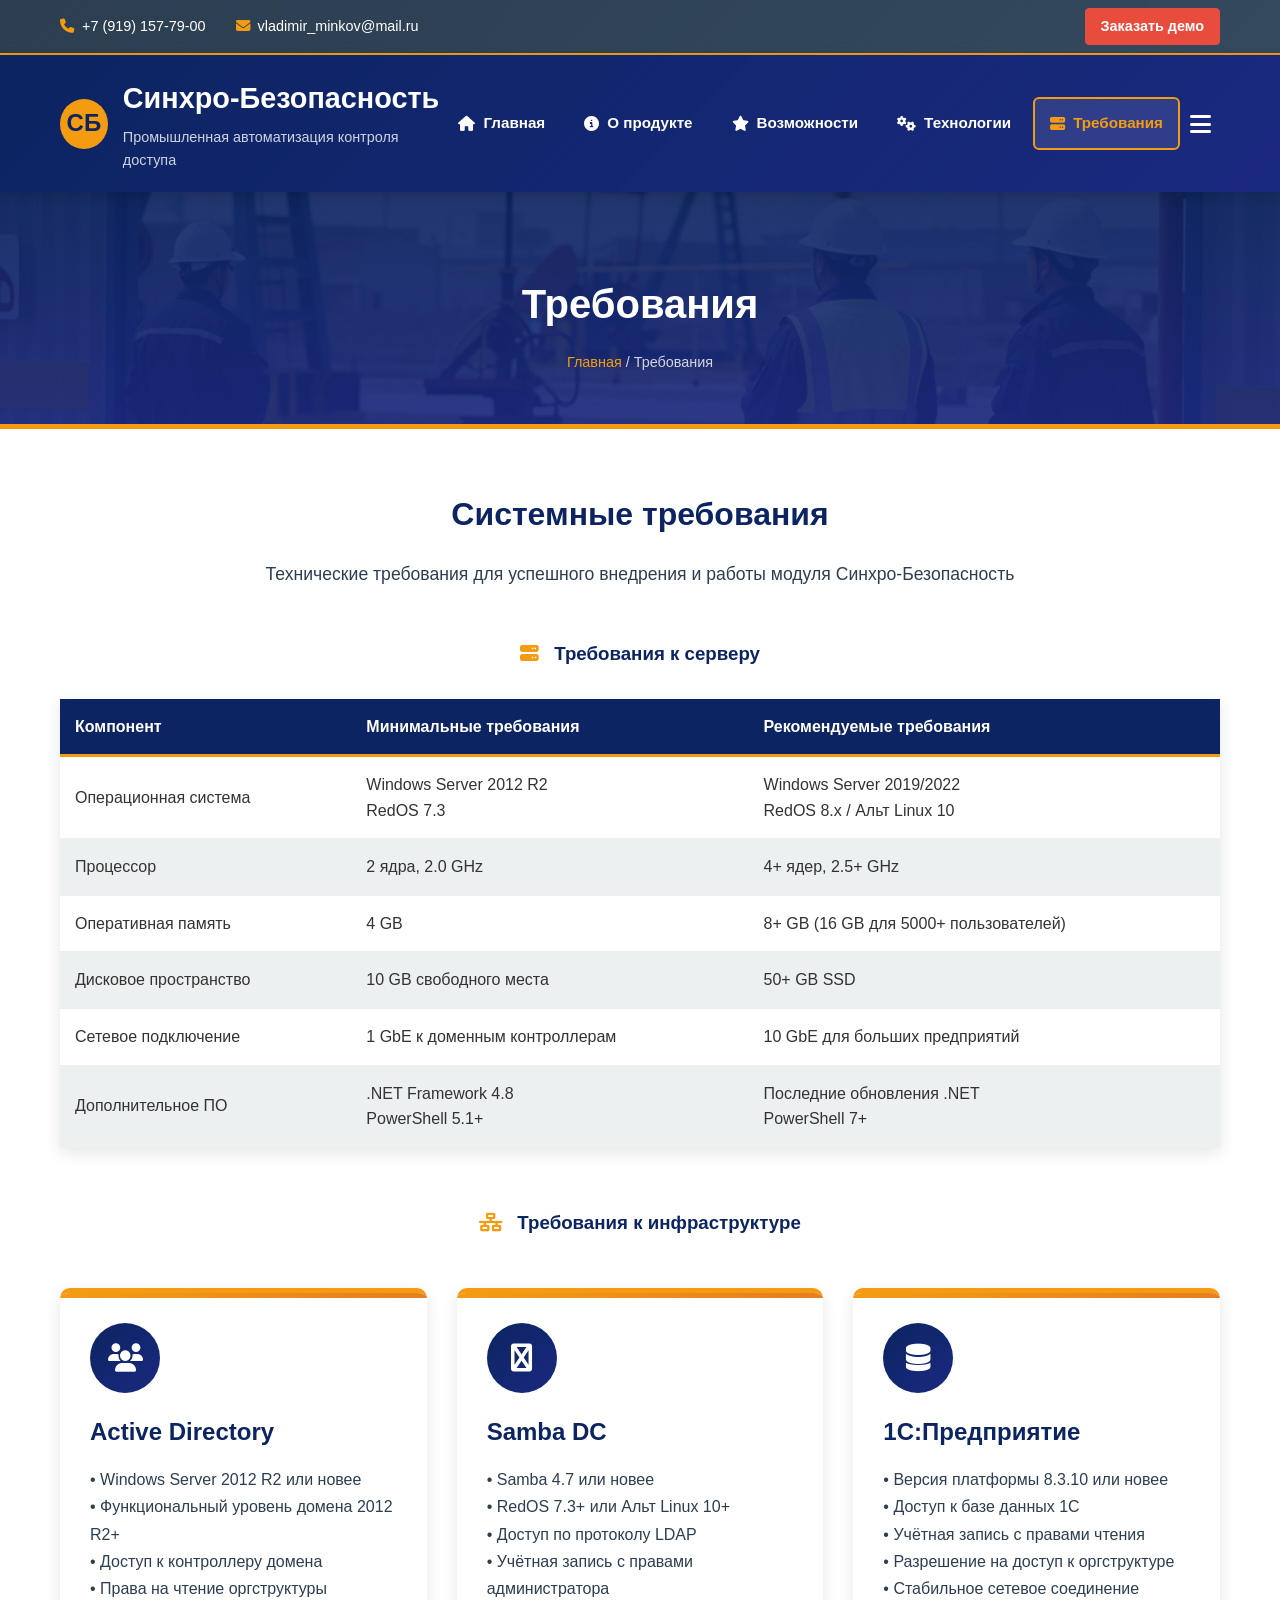
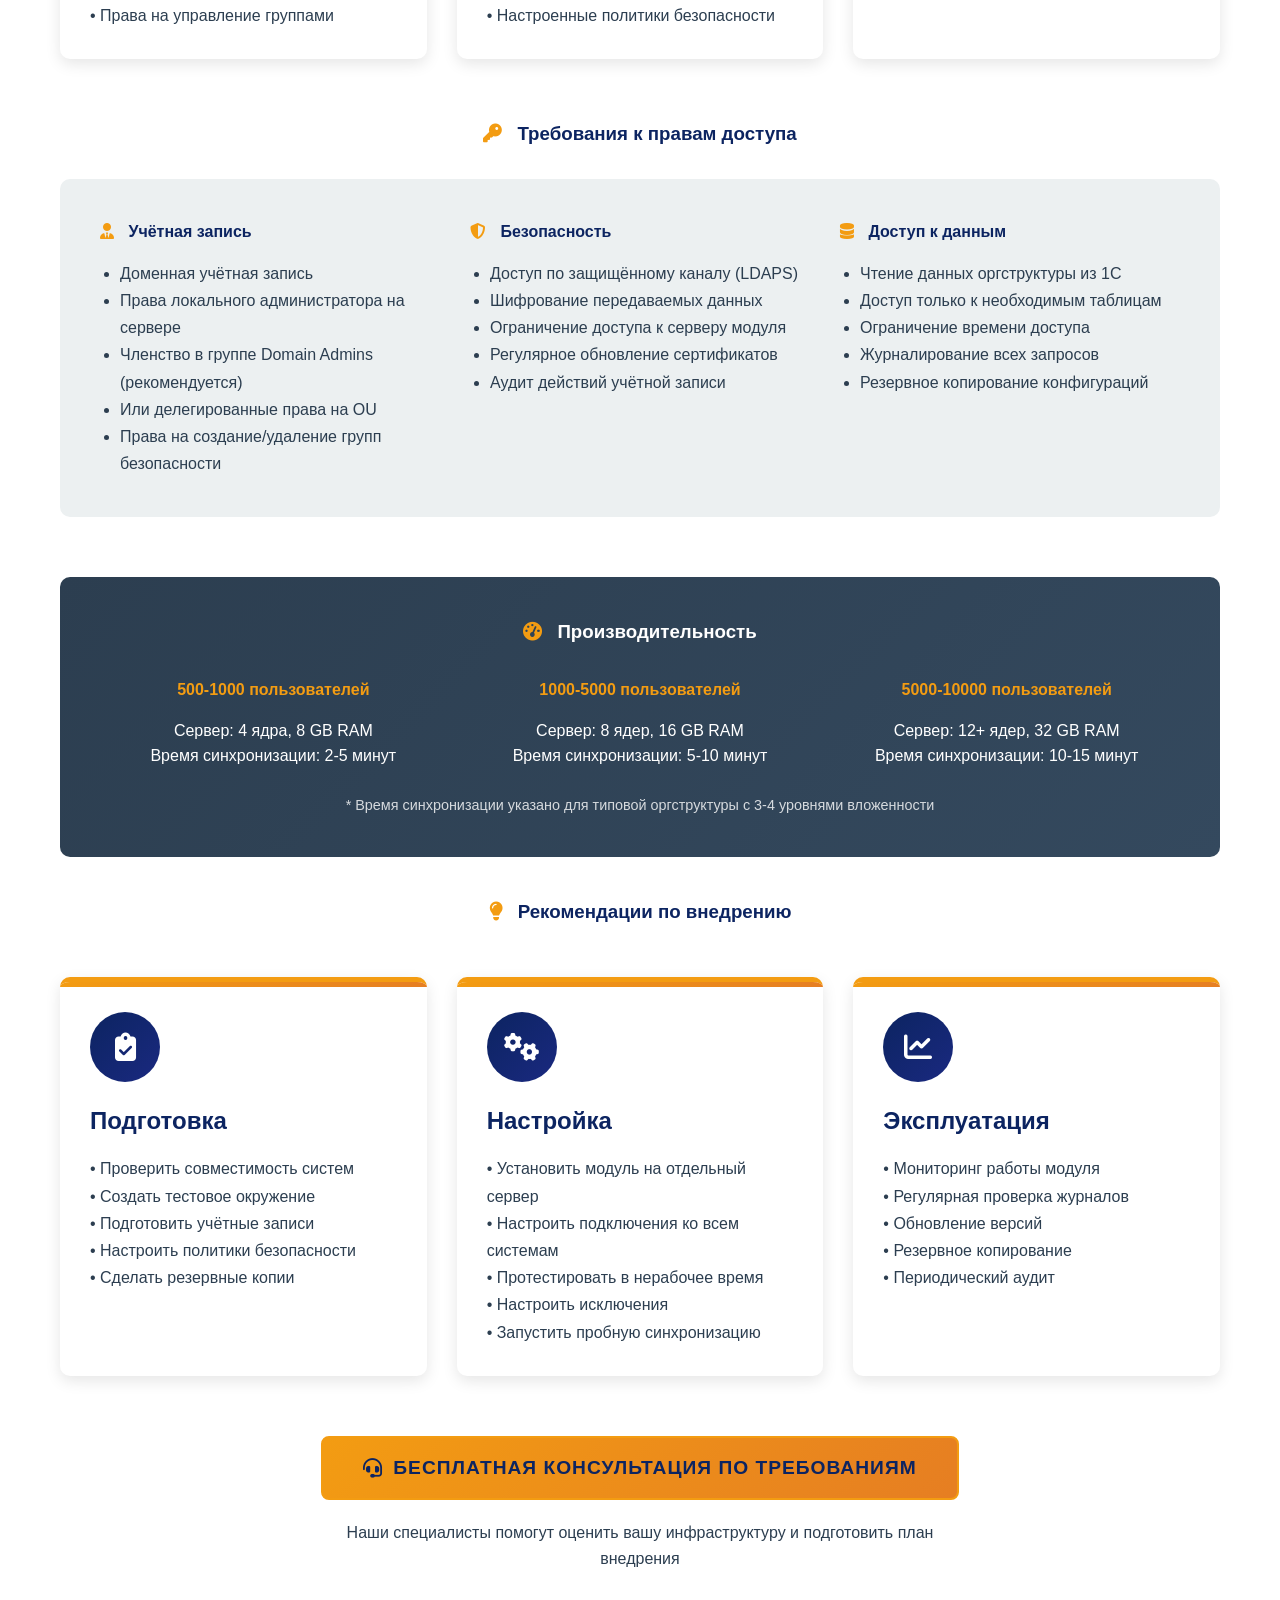
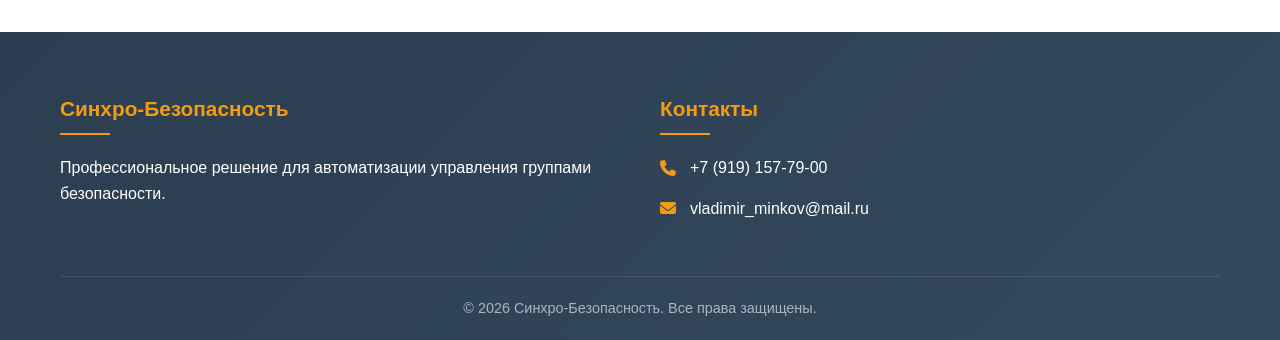
<file: main/requirements.html>
<!DOCTYPE html>
<html lang="ru">
<head>
<link rel="icon" href="images/logo.ico"><!-- 32×32 -->
    <meta charset="UTF-8">
    <meta name="viewport" content="width=device-width, initial-scale=1.0">
    <title>Требования - Синхро-Безопасность</title>
    <link rel="stylesheet" href="style.css">
    <link rel="stylesheet" href="https://cdnjs.cloudflare.com/ajax/libs/font-awesome/6.4.0/css/all.min.css">
</head>
<body>
    <!-- Чердак -->
    <div class="top-bar">
        <div class="container">
            <div class="top-contacts">
                <div class="top-contact-item">
                    <i class="fas fa-phone"></i>
                    <span>+7 (919) 157-79-00</span>
                </div>
                <div class="top-contact-item">
                    <i class="fas fa-envelope"></i>
                    <span>vladimir_minkov@mail.ru</span>
                </div>
            </div>
            <a href="contacts.html#demo" class="top-cta">Заказать демо</a>
        </div>
    </div>

    <!-- Шапка -->
    <header class="main-header">
        <div class="container">
            <div class="header-content">
                <a href="index.html" class="logo">
                    <div class="logo-icon">СБ</div>
                    <div class="logo-text">
                        <h1>Синхро-Безопасность</h1>
                        <p class="tagline">Промышленная автоматизация контроля доступа</p>
                    </div>
                </a>
                <nav class="main-nav" id="mainNav">
                    <ul>
                        <li><a href="index.html"><i class="fas fa-home"></i>Главная</a></li>
                        <li><a href="about.html"><i class="fas fa-info-circle"></i>О продукте</a></li>
                        <li><a href="features.html"><i class="fas fa-star"></i>Возможности</a></li>
                        <li><a href="technology.html"><i class="fas fa-cogs"></i>Технологии</a></li>
                        <li><a href="requirements.html" class="active"><i class="fas fa-server"></i>Требования</a></li>
                    </ul>
                </nav>
                <button class="side-menu-btn" id="sideMenuBtn">
                    <i class="fas fa-bars"></i>
                </button>
            </div>
        </div>
    </header>

    <!-- Боковое меню -->
    <div class="side-menu" id="sideMenu">
        <div class="side-menu-header">
            <h3>Все разделы</h3>
            <button class="close-side-menu" id="closeSideMenu">
                <i class="fas fa-times"></i>
            </button>
        </div>
        <nav class="side-menu-nav">
            <ul>
                <li><a href="index.html"><i class="fas fa-home"></i>Главная</a></li>
                <li><a href="about.html"><i class="fas fa-info-circle"></i>О продукте</a></li>
                <li><a href="features.html"><i class="fas fa-star"></i>Возможности</a></li>
                <li><a href="technology.html"><i class="fas fa-cogs"></i>Технологии</a></li>
                <li><a href="requirements.html"><i class="fas fa-server"></i>Требования</a></li>
                <li><a href="installation.html"><i class="fas fa-download"></i>Установка</a></li>
                <li><a href="docs.html"><i class="fas fa-book"></i>Документация</a></li>
                <li><a href="contacts.html"><i class="fas fa-phone"></i>Контакты</a></li>
                <li><a href="download.html"><i class="fas fa-file-download"></i>Скачать</a></li>
                <li><a href="support.html"><i class="fas fa-headset"></i>Поддержка</a></li>
                <li><a href="integration.html"><i class="fas fa-link"></i>Интеграция</a></li>
                <li><a href="privacy.html"><i class="fas fa-shield-alt"></i>Политика</a></li>
            </ul>
        </nav>
    </div>

    <!-- Заголовок страницы -->
    <section class="page-header">
        <div class="container">
            <h1>Требования</h1>
            <div class="breadcrumb">
                <a href="index.html">Главная</a> / <span>Требования</span>
            </div>
        </div>
    </section>

    <!-- Содержимое страницы -->
    <section class="content-section">
        <div class="container">
            <div style="text-align: center; margin-bottom: 50px;">
                <h2 style="color: var(--oil-dark); margin-bottom: 20px; font-size: 2rem;">
                    Системные требования
                </h2>
                <p style="max-width: 800px; margin: 0 auto; font-size: 1.1rem; color: var(--oil-steel);">
                    Технические требования для успешного внедрения и работы модуля Синхро-Безопасность
                </p>
            </div>

            <!-- Серверные требования -->
            <div style="margin-bottom: 60px;">
                <h3 style="color: var(--oil-dark); margin-bottom: 30px; text-align: center;">
                    <i class="fas fa-server" style="color: var(--oil-gold); margin-right: 10px;"></i>
                    Требования к серверу
                </h3>
                
                <table class="requirements-table">
                    <thead>
                        <tr>
                            <th>Компонент</th>
                            <th>Минимальные требования</th>
                            <th>Рекомендуемые требования</th>
                        </tr>
                    </thead>
                    <tbody>
                        <tr>
                            <td>Операционная система</td>
                            <td>Windows Server 2012 R2<br>RedOS 7.3</td>
                            <td>Windows Server 2019/2022<br>RedOS 8.x / Альт Linux 10</td>
                        </tr>
                        <tr>
                            <td>Процессор</td>
                            <td>2 ядра, 2.0 GHz</td>
                            <td>4+ ядер, 2.5+ GHz</td>
                        </tr>
                        <tr>
                            <td>Оперативная память</td>
                            <td>4 GB</td>
                            <td>8+ GB (16 GB для 5000+ пользователей)</td>
                        </tr>
                        <tr>
                            <td>Дисковое пространство</td>
                            <td>10 GB свободного места</td>
                            <td>50+ GB SSD</td>
                        </tr>
                        <tr>
                            <td>Сетевое подключение</td>
                            <td>1 GbE к доменным контроллерам</td>
                            <td>10 GbE для больших предприятий</td>
                        </tr>
                        <tr>
                            <td>Дополнительное ПО</td>
                            <td>.NET Framework 4.8<br>PowerShell 5.1+</td>
                            <td>Последние обновления .NET<br>PowerShell 7+</td>
                        </tr>
                    </tbody>
                </table>
            </div>

            <!-- Требования к инфраструктуре -->
            <div style="margin-bottom: 60px;">
                <h3 style="color: var(--oil-dark); margin-bottom: 30px; text-align: center;">
                    <i class="fas fa-network-wired" style="color: var(--oil-gold); margin-right: 10px;"></i>
                    Требования к инфраструктуре
                </h3>
                
                <div class="features-grid">
                    <div class="feature-card">
                        <div class="feature-icon">
                            <i class="fas fa-users"></i>
                        </div>
                        <h3>Active Directory</h3>
                        <p>
                            • Windows Server 2012 R2 или новее<br>
                            • Функциональный уровень домена 2012 R2+<br>
                            • Доступ к контроллеру домена<br>
                            • Права на чтение оргструктуры<br>
                            • Права на управление группами
                        </p>
                    </div>

                    <div class="feature-card">
                        <div class="feature-icon">
                            <i class="fas fa-linux"></i>
                        </div>
                        <h3>Samba DC</h3>
                        <p>
                            • Samba 4.7 или новее<br>
                            • RedOS 7.3+ или Альт Linux 10+<br>
                            • Доступ по протоколу LDAP<br>
                            • Учётная запись с правами администратора<br>
                            • Настроенные политики безопасности
                        </p>
                    </div>

                    <div class="feature-card">
                        <div class="feature-icon">
                            <i class="fas fa-database"></i>
                        </div>
                        <h3>1С:Предприятие</h3>
                        <p>
                            • Версия платформы 8.3.10 или новее<br>
                            • Доступ к базе данных 1С<br>
                            • Учётная запись с правами чтения<br>
                            • Разрешение на доступ к оргструктуре<br>
                            • Стабильное сетевое соединение
                        </p>
                    </div>
                </div>
            </div>

            <!-- Требования к доступу -->
            <div style="margin-bottom: 60px;">
                <h3 style="color: var(--oil-dark); margin-bottom: 30px; text-align: center;">
                    <i class="fas fa-key" style="color: var(--oil-gold); margin-right: 10px;"></i>
                    Требования к правам доступа
                </h3>
                
                <div style="background: var(--oil-light); padding: 40px; border-radius: 10px;">
                    <div style="display: grid; grid-template-columns: repeat(auto-fit, minmax(300px, 1fr)); gap: 30px;">
                        <div>
                            <h4 style="color: var(--oil-dark); margin-bottom: 15px;">
                                <i class="fas fa-user-tie" style="color: var(--oil-gold); margin-right: 10px;"></i>
                                Учётная запись
                            </h4>
                            <ul style="color: var(--oil-steel); line-height: 1.7; padding-left: 20px;">
                                <li>Доменная учётная запись</li>
                                <li>Права локального администратора на сервере</li>
                                <li>Членство в группе Domain Admins (рекомендуется)</li>
                                <li>Или делегированные права на OU</li>
                                <li>Права на создание/удаление групп безопасности</li>
                            </ul>
                        </div>
                        
                        <div>
                            <h4 style="color: var(--oil-dark); margin-bottom: 15px;">
                                <i class="fas fa-shield-alt" style="color: var(--oil-gold); margin-right: 10px;"></i>
                                Безопасность
                            </h4>
                            <ul style="color: var(--oil-steel); line-height: 1.7; padding-left: 20px;">
                                <li>Доступ по защищённому каналу (LDAPS)</li>
                                <li>Шифрование передаваемых данных</li>
                                <li>Ограничение доступа к серверу модуля</li>
                                <li>Регулярное обновление сертификатов</li>
                                <li>Аудит действий учётной записи</li>
                            </ul>
                        </div>
                        
                        <div>
                            <h4 style="color: var(--oil-dark); margin-bottom: 15px;">
                                <i class="fas fa-database" style="color: var(--oil-gold); margin-right: 10px;"></i>
                                Доступ к данным
                            </h4>
                            <ul style="color: var(--oil-steel); line-height: 1.7; padding-left: 20px;">
                                <li>Чтение данных оргструктуры из 1С</li>
                                <li>Доступ только к необходимым таблицам</li>
                                <li>Ограничение времени доступа</li>
                                <li>Журналирование всех запросов</li>
                                <li>Резервное копирование конфигураций</li>
                            </ul>
                        </div>
                    </div>
                </div>
            </div>

            <!-- Производительность -->
            <div style="background: var(--gradient-steel); color: white; padding: 40px; border-radius: 10px; margin-bottom: 40px;">
                <h3 style="text-align: center; margin-bottom: 30px; color: var(--oil-white);">
                    <i class="fas fa-tachometer-alt" style="color: var(--oil-gold); margin-right: 10px;"></i>
                    Производительность
                </h3>
                
                <div style="display: grid; grid-template-columns: repeat(auto-fit, minmax(200px, 1fr)); gap: 20px; text-align: center;">
                    <div>
                        <h4 style="color: var(--oil-gold); margin-bottom: 15px;">500-1000 пользователей</h4>
                        <p>Сервер: 4 ядра, 8 GB RAM<br>Время синхронизации: 2-5 минут</p>
                    </div>
                    
                    <div>
                        <h4 style="color: var(--oil-gold); margin-bottom: 15px;">1000-5000 пользователей</h4>
                        <p>Сервер: 8 ядер, 16 GB RAM<br>Время синхронизации: 5-10 минут</p>
                    </div>
                    
                    <div>
                        <h4 style="color: var(--oil-gold); margin-bottom: 15px;">5000-10000 пользователей</h4>
                        <p>Сервер: 12+ ядер, 32 GB RAM<br>Время синхронизации: 10-15 минут</p>
                    </div>
                </div>
                
                <p style="text-align: center; margin-top: 25px; color: rgba(255,255,255,0.8); font-size: 0.9rem;">
                    * Время синхронизации указано для типовой оргструктуры с 3-4 уровнями вложенности
                </p>
            </div>

            <!-- Рекомендации -->
            <div style="margin-bottom: 60px;">
                <h3 style="color: var(--oil-dark); margin-bottom: 30px; text-align: center;">
                    <i class="fas fa-lightbulb" style="color: var(--oil-gold); margin-right: 10px;"></i>
                    Рекомендации по внедрению
                </h3>
                
                <div class="features-grid">
                    <div class="feature-card">
                        <div class="feature-icon">
                            <i class="fas fa-clipboard-check"></i>
                        </div>
                        <h3>Подготовка</h3>
                        <p>
                            • Проверить совместимость систем<br>
                            • Создать тестовое окружение<br>
                            • Подготовить учётные записи<br>
                            • Настроить политики безопасности<br>
                            • Сделать резервные копии
                        </p>
                    </div>

                    <div class="feature-card">
                        <div class="feature-icon">
                            <i class="fas fa-cogs"></i>
                        </div>
                        <h3>Настройка</h3>
                        <p>
                            • Установить модуль на отдельный сервер<br>
                            • Настроить подключения ко всем системам<br>
                            • Протестировать в нерабочее время<br>
                            • Настроить исключения<br>
                            • Запустить пробную синхронизацию
                        </p>
                    </div>

                    <div class="feature-card">
                        <div class="feature-icon">
                            <i class="fas fa-chart-line"></i>
                        </div>
                        <h3>Эксплуатация</h3>
                        <p>
                            • Мониторинг работы модуля<br>
                            • Регулярная проверка журналов<br>
                            • Обновление версий<br>
                            • Резервное копирование<br>
                            • Периодический аудит
                        </p>
                    </div>
                </div>
            </div>

            <!-- Кнопка по центру -->
            <div style="text-align: center; margin-top: 60px;">
                <a href="contacts.html#consult" class="btn btn-primary" style="font-size: 1.2rem; padding: 15px 40px;">
                    <i class="fas fa-headset"></i> Бесплатная консультация по требованиям
                </a>
                <p style="margin-top: 20px; color: var(--oil-steel); max-width: 600px; margin-left: auto; margin-right: auto;">
                    Наши специалисты помогут оценить вашу инфраструктуру и подготовить план внедрения
                </p>
            </div>
        </div>
    </section>

    <!-- Подвал -->
    <footer class="main-footer">
        <div class="container">
            <div class="footer-grid">
                <div class="footer-col">
                    <h3>Синхро-Безопасность</h3>
                    <p>Профессиональное решение для автоматизации управления группами безопасности.</p>
                </div>
                <div class="footer-col">
                    <h3>Контакты</h3>
                    <ul class="footer-contact">
                        <li><i class="fas fa-phone"></i> +7 (919) 157-79-00</li>
                        <li><i class="fas fa-envelope"></i> vladimir_minkov@mail.ru</li>
                    </ul>
                </div>
            </div>
            <div class="footer-bottom">
                <p>&copy; <span class="current-year">2025</span> Синхро-Безопасность. Все права защищены.</p>
            </div>
        </div>
    </footer>

    <script src="script.js"></script>
</body>
</html>
</file>
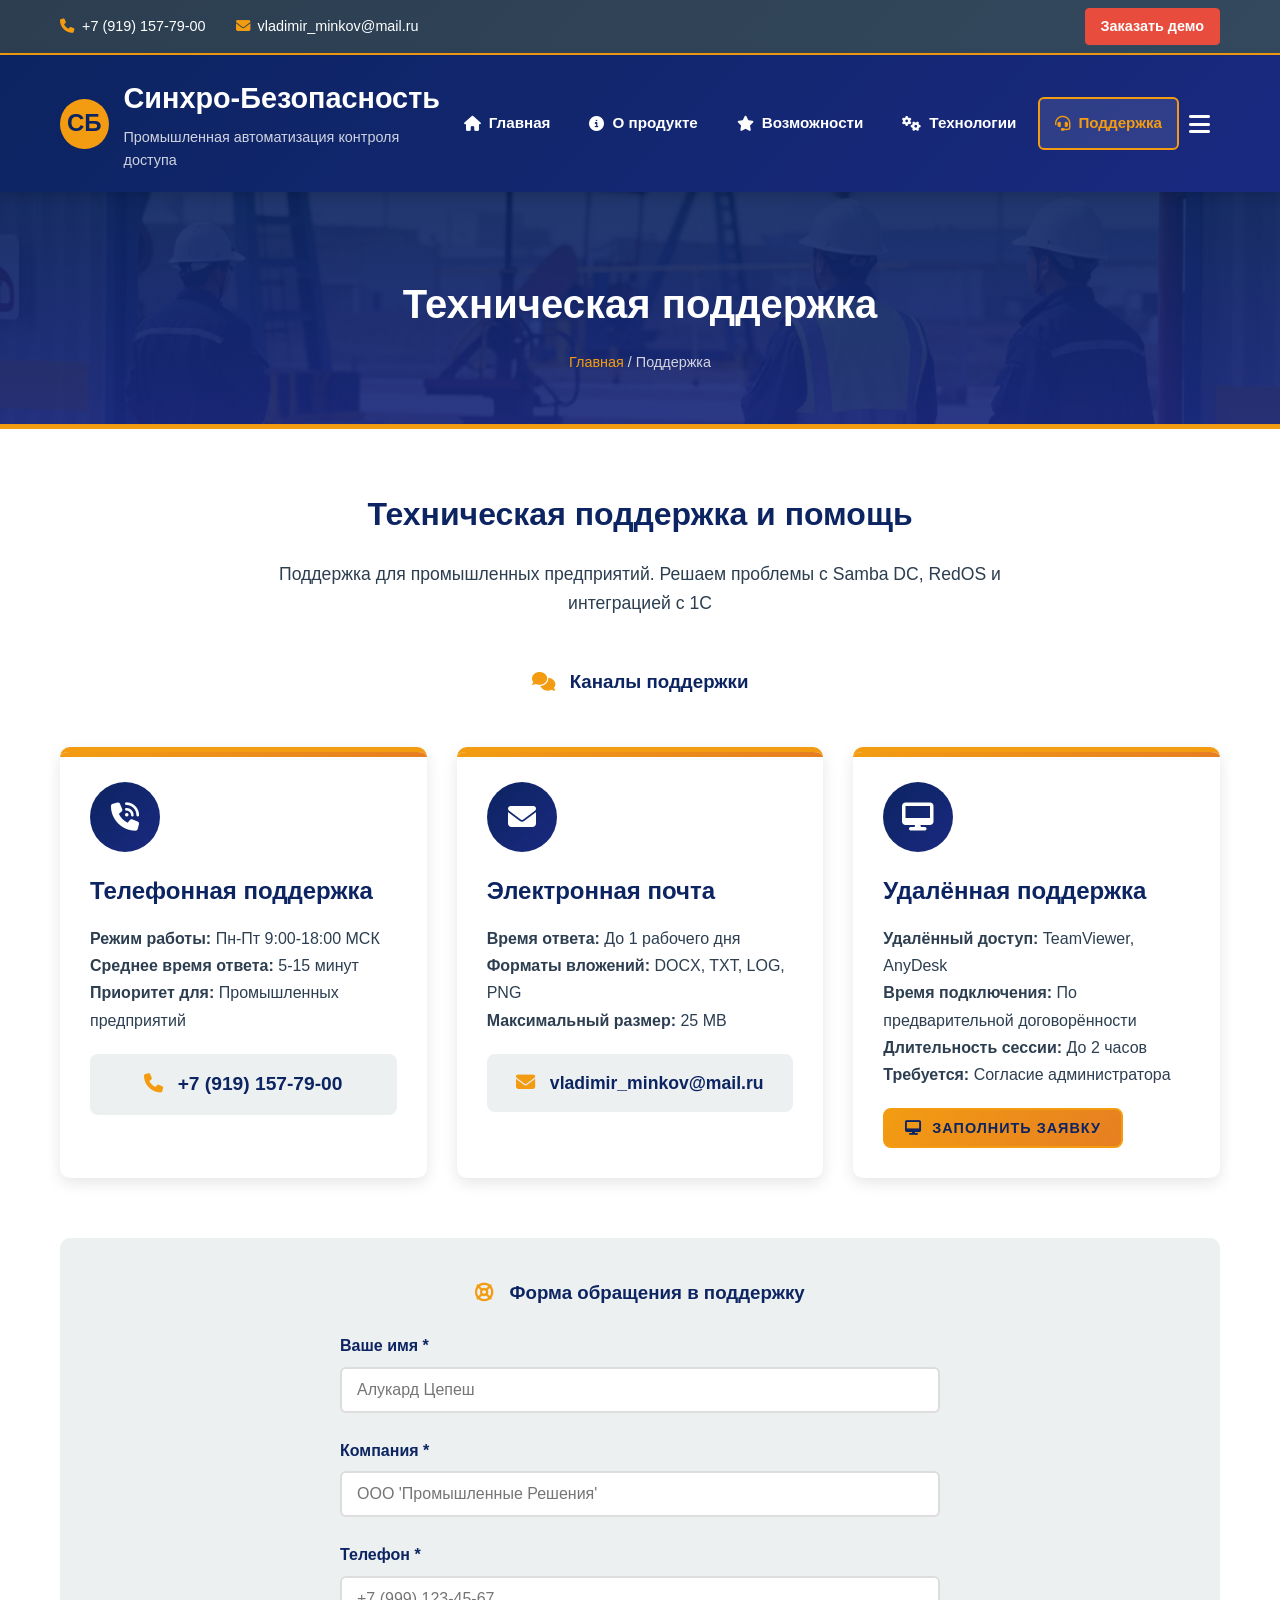
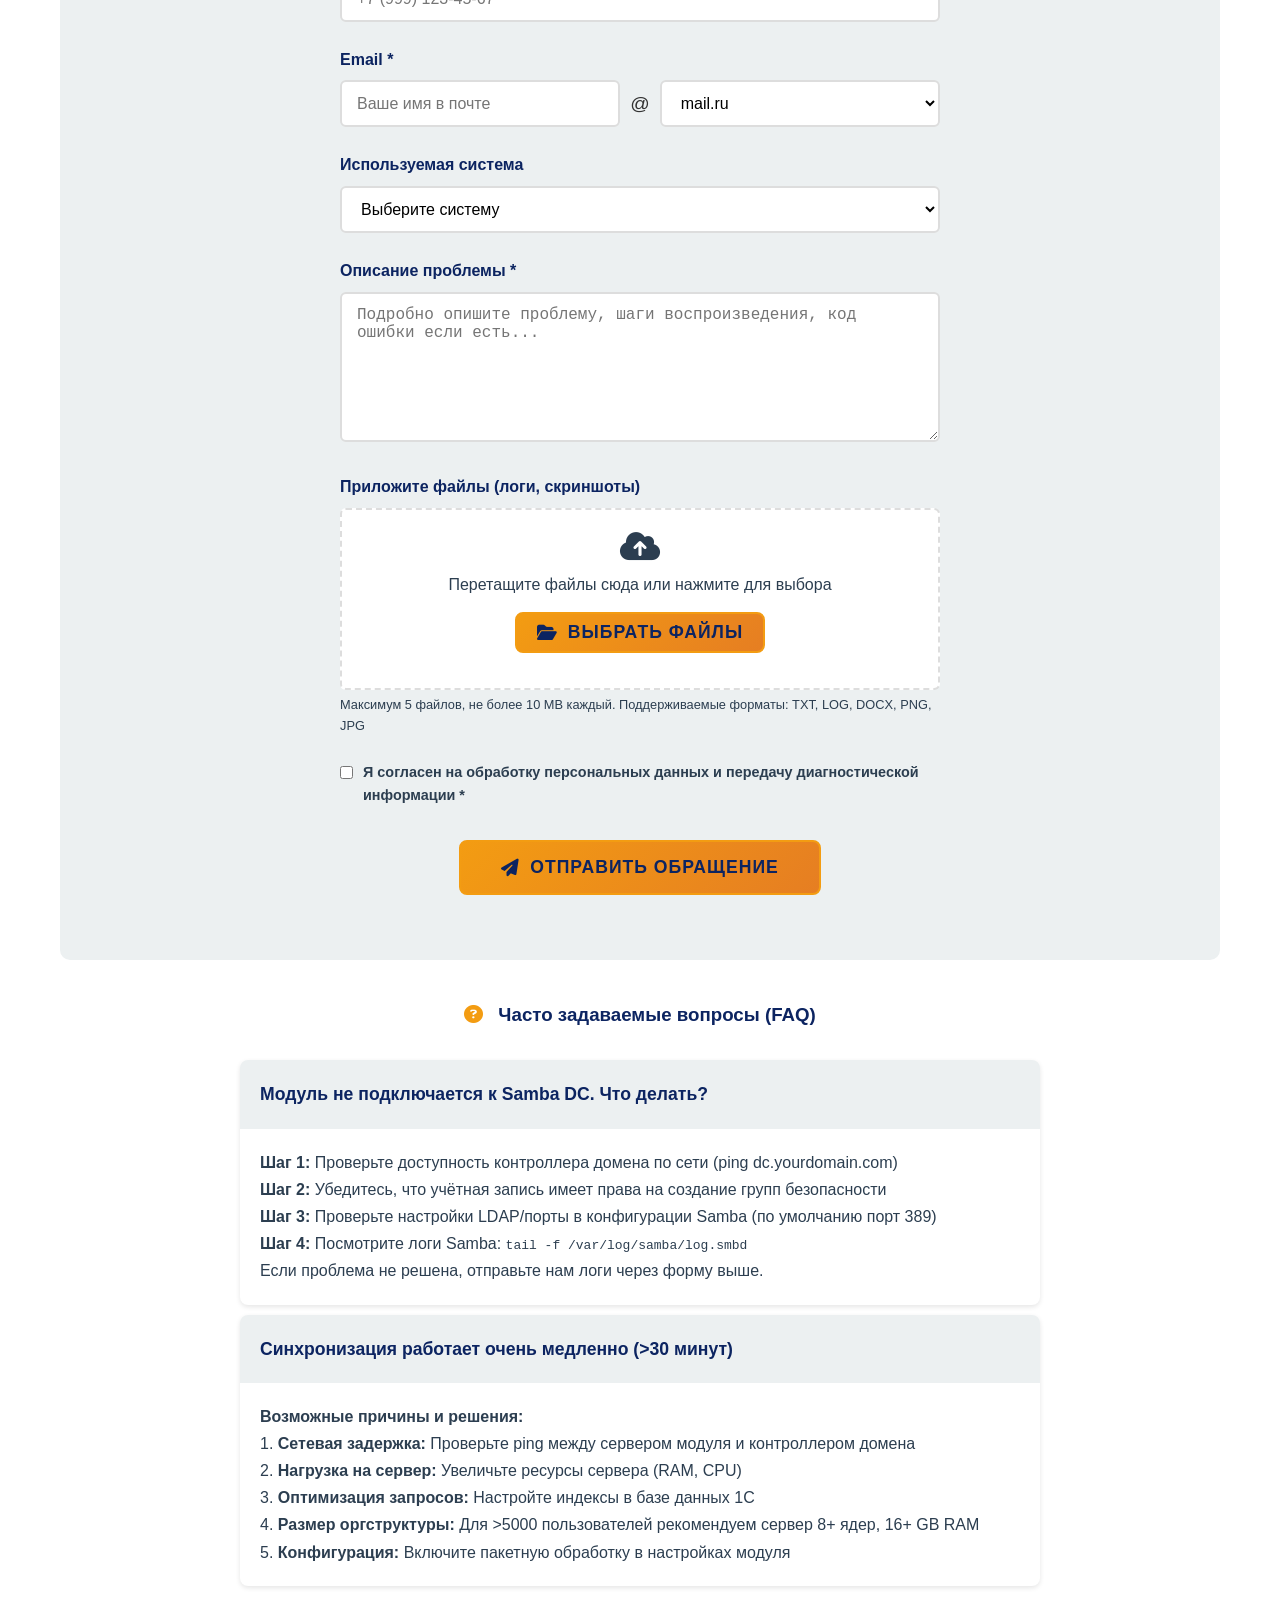
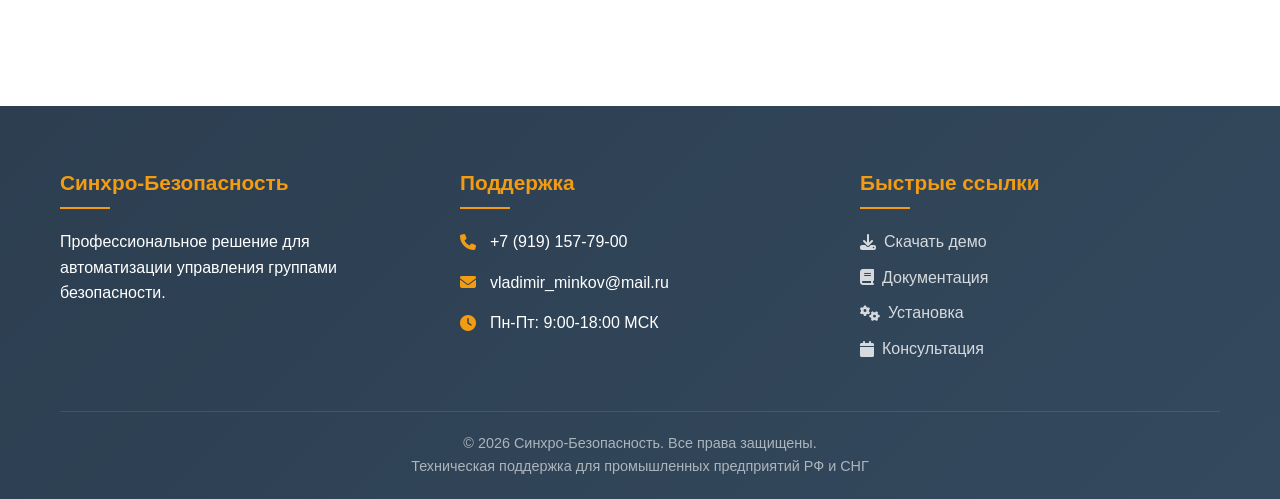
<file: main/support.html>
<!DOCTYPE html>
<html lang="ru">
<head>
<link rel="icon" href="images/logo.ico"><!-- 32×32 -->
    <meta charset="UTF-8">
    <meta name="viewport" content="width=device-width, initial-scale=1.0">
    <title>Поддержка - Синхро-Безопасность</title>
    <link rel="stylesheet" href="style.css">
    <link rel="stylesheet" href="https://cdnjs.cloudflare.com/ajax/libs/font-awesome/6.4.0/css/all.min.css">
</head>
<body>
    <!-- Чердак -->
    <div class="top-bar">
        <div class="container">
            <div class="top-contacts">
                <div class="top-contact-item">
                    <i class="fas fa-phone"></i>
                    <span>+7 (919) 157-79-00</span>
                </div>
                <div class="top-contact-item">
                    <i class="fas fa-envelope"></i>
                    <span>vladimir_minkov@mail.ru</span>
                </div>
            </div>
            <a href="contacts.html#demo" class="top-cta">Заказать демо</a>
        </div>
    </div>

    <!-- Шапка -->
    <header class="main-header">
        <div class="container">
            <div class="header-content">
                <a href="index.html" class="logo">
                    <div class="logo-icon">СБ</div>
                    <div class="logo-text">
                        <h1>Синхро-Безопасность</h1>
                        <p class="tagline">Промышленная автоматизация контроля доступа</p>
                    </div>
                </a>
                <nav class="main-nav" id="mainNav">
                    <ul>
                        <li><a href="index.html"><i class="fas fa-home"></i>Главная</a></li>
                        <li><a href="about.html"><i class="fas fa-info-circle"></i>О продукте</a></li>
                        <li><a href="features.html"><i class="fas fa-star"></i>Возможности</a></li>
                        <li><a href="technology.html"><i class="fas fa-cogs"></i>Технологии</a></li>
                        <li><a href="support.html" class="active"><i class="fas fa-headset"></i>Поддержка</a></li>
                    </ul>
                </nav>
                <button class="side-menu-btn" id="sideMenuBtn">
                    <i class="fas fa-bars"></i>
                </button>
            </div>
        </div>
    </header>

    <!-- Боковое меню -->
    <div class="side-menu" id="sideMenu">
        <div class="side-menu-header">
            <h3>Все разделы</h3>
            <button class="close-side-menu" id="closeSideMenu">
                <i class="fas fa-times"></i>
            </button>
        </div>
        <nav class="side-menu-nav">
            <ul>
                <li><a href="index.html"><i class="fas fa-home"></i>Главная</a></li>
                <li><a href="about.html"><i class="fas fa-info-circle"></i>О продукте</a></li>
                <li><a href="features.html"><i class="fas fa-star"></i>Возможности</a></li>
                <li><a href="technology.html"><i class="fas fa-cogs"></i>Технологии</a></li>
                <li><a href="requirements.html"><i class="fas fa-server"></i>Требования</a></li>
                <li><a href="installation.html"><i class="fas fa-download"></i>Установка</a></li>
                <li><a href="docs.html"><i class="fas fa-book"></i>Документация</a></li>
                <li><a href="contacts.html"><i class="fas fa-phone"></i>Контакты</a></li>
                <li><a href="download.html"><i class="fas fa-file-download"></i>Скачать</a></li>
                <li><a href="support.html"><i class="fas fa-headset"></i>Поддержка</a></li>
                <li><a href="integration.html"><i class="fas fa-link"></i>Интеграция</a></li>
                <li><a href="privacy.html"><i class="fas fa-shield-alt"></i>Политика</a></li>
            </ul>
        </nav>
    </div>

    <!-- Заголовок страницы -->
    <section class="page-header">
        <div class="container">
            <h1>Техническая поддержка</h1>
            <div class="breadcrumb">
                <a href="index.html">Главная</a> / <span>Поддержка</span>
            </div>
        </div>
    </section>

    <!-- Содержимое страницы -->
    <section class="content-section">
        <div class="container">
            <div style="text-align: center; margin-bottom: 50px;">
                <h2 style="color: var(--oil-dark); margin-bottom: 20px; font-size: 2rem;">
                    Техническая поддержка и помощь
                </h2>
                <p style="max-width: 800px; margin: 0 auto; font-size: 1.1rem; color: var(--oil-steel);">
                    Поддержка для промышленных предприятий. Решаем проблемы с Samba DC, RedOS и интеграцией с 1С
                </p>
            </div>

            <!-- Каналы поддержки -->
            <div style="margin-bottom: 60px;">
                <h3 style="color: var(--oil-dark); margin-bottom: 30px; text-align: center;">
                    <i class="fas fa-comments" style="color: var(--oil-gold); margin-right: 10px;"></i>
                    Каналы поддержки
                </h3>
                
                <div class="features-grid">
                    <div class="feature-card">
                        <div class="feature-icon">
                            <i class="fas fa-phone-volume"></i>
                        </div>
                        <h3>Телефонная поддержка</h3>
                        <p>
                            <strong>Режим работы:</strong> Пн-Пт 9:00-18:00 МСК<br>
                            <strong>Среднее время ответа:</strong> 5-15 минут<br>
                            <strong>Приоритет для:</strong> Промышленных предприятий
                        </p>
                        <div style="margin-top: 20px; padding: 15px; background: var(--oil-light); border-radius: 8px; text-align: center;">
                            <i class="fas fa-phone" style="color: var(--oil-gold); font-size: 1.2rem; margin-right: 10px;"></i>
                            <strong style="color: var(--oil-dark); font-size: 1.2rem;">+7 (919) 157-79-00</strong>
                        </div>
                    </div>

                    <div class="feature-card">
                        <div class="feature-icon">
                            <i class="fas fa-envelope"></i>
                        </div>
                        <h3>Электронная почта</h3>
                        <p>
                            <strong>Время ответа:</strong> До 1 рабочего дня<br>
                            <strong>Форматы вложений:</strong> DOCX, TXT, LOG, PNG<br>
                            <strong>Максимальный размер:</strong> 25 MB
                        </p>
                        <div style="margin-top: 20px; padding: 15px; background: var(--oil-light); border-radius: 8px; text-align: center;">
                            <i class="fas fa-envelope" style="color: var(--oil-gold); font-size: 1.2rem; margin-right: 10px;"></i>
                            <strong style="color: var(--oil-dark); font-size: 1.1rem;">vladimir_minkov@mail.ru</strong>
                        </div>
                    </div>

                    <div class="feature-card">
                        <div class="feature-icon">
                            <i class="fas fa-desktop"></i>
                        </div>
                        <h3>Удалённая поддержка</h3>
                        <p>
                            <strong>Удалённый доступ:</strong> TeamViewer, AnyDesk<br>
                            <strong>Время подключения:</strong> По предварительной договорённости<br>
                            <strong>Длительность сессии:</strong> До 2 часов<br>
                            <strong>Требуется:</strong> Согласие администратора
                        </p>
                        <div style="margin-top: 20px;">
                            <button id="remoteHelpBtn" class="btn btn-primary" style="padding: 10px 20px; font-size: 0.9rem;">
                                <i class="fas fa-desktop"></i> Заполнить заявку
                            </button>
                        </div>
                    </div>
                </div>
            </div>

            <!-- Форма обращения в поддержку -->
            <div style="background: var(--oil-light); padding: 40px; border-radius: 10px; margin-bottom: 40px;">
                <h3 style="color: var(--oil-dark); margin-bottom: 25px; text-align: center;">
                    <i class="fas fa-life-ring" style="color: var(--oil-gold); margin-right: 10px;"></i>
                    Форма обращения в поддержку
                </h3>
                
                <form id="supportForm" style="max-width: 600px; margin: 0 auto;">
                    <div class="form-group">
                        <label for="supportName">Ваше имя *</label>
                        <input type="text" id="supportName" class="form-control" required placeholder="Алукард Цепеш">
                    </div>
                    
                    <div class="form-group">
                        <label for="supportCompany">Компания *</label>
                        <input type="text" id="supportCompany" class="form-control" required placeholder="ООО 'Промышленные Решения'">
                    </div>
                    
                    <div class="form-group">
                        <label for="supportPhone">Телефон *</label>
                        <input type="tel" id="supportPhone" class="form-control" required placeholder="+7 (999) 123-45-67">
                    </div>
                    
                    <div class="form-group">
                        <label for="supportEmail">Email *</label>
                        <div style="display: flex; gap: 10px;">
                            <input type="text" id="supportEmailName" class="form-control" style="flex: 1;" placeholder="Ваше имя в почте">
                            <span style="align-self: center; font-size: 1.2rem;">@</span>
                            <select id="supportEmailDomain" class="form-control" style="flex: 1;">
                                <option value="mail.ru">mail.ru</option>
                                <option value="gmail.com">gmail.com</option>
                                <option value="yandex.ru">yandex.ru</option>
                                <option value="bk.ru">bk.ru</option>
                                <option value="list.ru">list.ru</option>
                                <option value="rambler.ru">rambler.ru</option>
                                <option value="outlook.com">outlook.com</option>
                                <option value="company.ru">company.ru</option>
                                <option value="other">другой</option>
                            </select>
                        </div>
                        <input type="hidden" id="supportEmail" name="supportEmail">
                        <div id="supportCustomDomain" style="display: none; margin-top: 10px;">
                            <input type="text" id="supportOtherDomain" class="form-control" placeholder="Введите ваш домен (например: mycompany.com)">
                        </div>
                    </div>
                    
                    <div class="form-group">
                        <label for="supportSystem">Используемая система</label>
                        <select id="supportSystem" class="form-control">
                            <option value="">Выберите систему</option>
                            <option value="samba">Samba DC (RedOS)</option>
                            <option value="ad">Active Directory (Windows)</option>
                        </select>
                    </div>
                    
                    <div class="form-group">
                        <label for="supportProblem">Описание проблемы *</label>
                        <textarea id="supportProblem" class="form-control" rows="5" required placeholder="Подробно опишите проблему, шаги воспроизведения, код ошибки если есть..."></textarea>
                    </div>
                    
                    <div class="form-group">
                        <label for="supportLogs">Приложите файлы (логи, скриншоты)</label>
                        <div style="border: 2px dashed #ddd; padding: 20px; text-align: center; border-radius: 6px; background: white;">
                            <i class="fas fa-cloud-upload-alt" style="font-size: 2rem; color: var(--oil-steel); margin-bottom: 10px;"></i>
                            <p style="color: var(--oil-steel); margin-bottom: 15px;">Перетащите файлы сюда или нажмите для выбора</p>
                            <input type="file" id="supportLogs" class="form-control" style="display: none;" multiple>
                            <button type="button" id="selectFilesBtn" class="btn btn-primary" style="padding: 8px 20px;">
                                <i class="fas fa-folder-open"></i> Выбрать файлы
                            </button>
                            <div id="fileList" style="margin-top: 15px; font-size: 0.9rem; color: var(--oil-steel);"></div>
                        </div>
                        <p style="font-size: 0.8rem; color: var(--oil-steel); margin-top: 5px;">
                            Максимум 5 файлов, не более 10 MB каждый. Поддерживаемые форматы: TXT, LOG, DOCX, PNG, JPG
                        </p>
                    </div>
                    
                    <div class="form-group" style="display: flex; align-items: flex-start; gap: 10px;">
                        <input type="checkbox" id="supportAgree" style="margin-top: 5px;" required>
                        <label for="supportAgree" style="font-size: 0.9rem; color: var(--oil-steel);">
                            Я согласен на обработку персональных данных и передачу диагностической информации *
                        </label>
                    </div>
                    
                    <div class="form-group" style="text-align: center;">
                        <button type="submit" class="btn btn-primary" style="padding: 15px 40px; font-size: 1.1rem;" id="supportSubmitBtn">
                            <i class="fas fa-paper-plane"></i> Отправить обращение
                        </button>
                    </div>
                </form>
            </div>

            <!-- Часто задаваемые вопросы -->
            <div style="margin-bottom: 60px;">
                <h3 style="color: var(--oil-dark); margin-bottom: 30px; text-align: center;">
                    <i class="fas fa-question-circle" style="color: var(--oil-gold); margin-right: 10px;"></i>
                    Часто задаваемые вопросы (FAQ)
                </h3>
                
                <div id="faqAccordion" style="max-width: 800px; margin: 0 auto;">
                    <!-- FAQ 1 -->
                    <div style="background: white; margin-bottom: 10px; border-radius: 8px; overflow: hidden; box-shadow: 0 2px 5px rgba(0,0,0,0.1);">
                        <div style="width: 100%; text-align: left; padding: 20px; background: var(--oil-light); font-size: 1.1rem; font-weight: 600; color: var(--oil-dark); display: flex; justify-content: space-between; align-items: center;">
                            <span>Модуль не подключается к Samba DC. Что делать?</span>
                        </div>
                        <div style="padding: 20px; color: var(--oil-steel); line-height: 1.7;">
                            <p><strong>Шаг 1:</strong> Проверьте доступность контроллера домена по сети (ping dc.yourdomain.com)</p>
                            <p><strong>Шаг 2:</strong> Убедитесь, что учётная запись имеет права на создание групп безопасности</p>
                            <p><strong>Шаг 3:</strong> Проверьте настройки LDAP/порты в конфигурации Samba (по умолчанию порт 389)</p>
                            <p><strong>Шаг 4:</strong> Посмотрите логи Samba: <code>tail -f /var/log/samba/log.smbd</code></p>
                            <p>Если проблема не решена, отправьте нам логи через форму выше.</p>
                        </div>
                    </div>
                    
                    <!-- FAQ 2 -->
                    <div style="background: white; margin-bottom: 10px; border-radius: 8px; overflow: hidden; box-shadow: 0 2px 5px rgba(0,0,0,0.1);">
                        <div style="width: 100%; text-align: left; padding: 20px; background: var(--oil-light); font-size: 1.1rem; font-weight: 600; color: var(--oil-dark); display: flex; justify-content: space-between; align-items: center;">
                            <span>Синхронизация работает очень медленно (>30 минут)</span>
                        </div>
                        <div style="padding: 20px; color: var(--oil-steel); line-height: 1.7;">
                            <p><strong>Возможные причины и решения:</strong></p>
                            <p>1. <strong>Сетевая задержка:</strong> Проверьте ping между сервером модуля и контроллером домена</p>
                            <p>2. <strong>Нагрузка на сервер:</strong> Увеличьте ресурсы сервера (RAM, CPU)</p>
                            <p>3. <strong>Оптимизация запросов:</strong> Настройте индексы в базе данных 1С</p>
                            <p>4. <strong>Размер оргструктуры:</strong> Для >5000 пользователей рекомендуем сервер 8+ ядер, 16+ GB RAM</p>
                            <p>5. <strong>Конфигурация:</strong> Включите пакетную обработку в настройках модуля</p>
                        </div>
                    </div>
                </div>
            </div>
        </div>
    </section>

    <!-- Подвал -->
    <footer class="main-footer">
        <div class="container">
            <div class="footer-grid">
                <div class="footer-col">
                    <h3>Синхро-Безопасность</h3>
                    <p>Профессиональное решение для автоматизации управления группами безопасности.</p>
                </div>
                <div class="footer-col">
                    <h3>Поддержка</h3>
                    <ul class="footer-contact">
                        <li><i class="fas fa-phone"></i> +7 (919) 157-79-00</li>
                        <li><i class="fas fa-envelope"></i> vladimir_minkov@mail.ru</li>
                        <li><i class="fas fa-clock"></i> Пн-Пт: 9:00-18:00 МСК</li>
                    </ul>
                </div>
                <div class="footer-col">
                    <h3>Быстрые ссылки</h3>
                    <ul class="footer-links">
                        <li><a href="download.html"><i class="fas fa-download"></i> Скачать демо</a></li>
                        <li><a href="docs.html"><i class="fas fa-book"></i> Документация</a></li>
                        <li><a href="installation.html"><i class="fas fa-cogs"></i> Установка</a></li>
                        <li><a href="contacts.html"><i class="fas fa-calendar"></i> Консультация</a></li>
                    </ul>
                </div>
            </div>
            <div class="footer-bottom">
                <p>&copy; <span class="current-year">2025</span> Синхро-Безопасность. Все права защищены.</p>
                <p>Техническая поддержка для промышленных предприятий РФ и СНГ</p>
            </div>
        </div>
    </footer>

    <!-- Модальное окно для удалённой помощи -->
    <div class="modal" id="remoteHelpModal">
        <div class="modal-content" style="max-width: 600px;">
            <span class="close-modal" id="closeRemoteModal">&times;</span>
            <h2 style="color: var(--oil-dark); margin-bottom: 20px;">Запрос удалённой помощи</h2>
            <p style="color: var(--oil-steel); margin-bottom: 25px;">
                Заполните форму обращения выше, указав в описании проблемы, что вам требуется удалённая поддержка. Наш специалист свяжется с вами для организации подключения.
            </p>
            <div style="text-align: center;">
                <button id="goToFormBtn" class="btn btn-primary" style="padding: 12px 30px;">
                    <i class="fas fa-arrow-down"></i> Перейти к форме обращения
                </button>
            </div>
        </div>
    </div>

    <!-- Модальное окно успешной отправки -->
    <div class="modal" id="successModal">
        <div class="modal-content" style="max-width: 500px; text-align: center;">
            <span class="close-modal" id="closeSuccessModal">&times;</span>
            <div style="width: 80px; height: 80px; background: var(--oil-green); color: white; border-radius: 50%; display: flex; align-items: center; justify-content: center; margin: 0 auto 20px; font-size: 40px;">
                <i class="fas fa-check"></i>
            </div>
            <h2 style="color: var(--oil-dark); margin-bottom: 15px;">Обращение отправлено!</h2>
            <p style="color: var(--oil-steel); margin-bottom: 10px;">
                <strong>Номер вашего обращения: #<span id="ticketNumber">0000</span></strong>
            </p>
            <p style="color: var(--oil-steel); margin-bottom: 25px;">
                ✅ Данные сохранены в системе.<br><br>
                Наш специалист свяжется с вами в рабочее время.
                Сохраните номер обращения для отслеживания.
            </p>
            <button class="btn btn-primary" id="closeSuccessBtn">
                <i class="fas fa-times"></i> Закрыть
            </button>
        </div>
    </div>

    <script src="script.js"></script>
    <script>
    // ===== JavaScript для обработки формы поддержки с сохранением в SQLite =====
    document.addEventListener('DOMContentLoaded', function() {
        console.log('Страница поддержки загружена');
        
        // Обработка email с выбором домена
        const emailName = document.getElementById('supportEmailName');
        const emailDomain = document.getElementById('supportEmailDomain');
        const customDomain = document.getElementById('supportCustomDomain');
        const otherDomain = document.getElementById('supportOtherDomain');
        const emailField = document.getElementById('supportEmail');
        
        // Обновление скрытого поля email
        function updateEmail() {
            let domain = emailDomain.value;
            if (domain === 'other') {
                domain = otherDomain.value;
            }
            if (emailName.value && domain) {
                emailField.value = emailName.value + '@' + domain;
            } else {
                emailField.value = '';
            }
        }
        
        // События для обновления email
        if (emailName) emailName.addEventListener('input', updateEmail);
        if (emailDomain) {
            emailDomain.addEventListener('change', function() {
                if (this.value === 'other') {
                    if (customDomain) customDomain.style.display = 'block';
                } else {
                    if (customDomain) customDomain.style.display = 'none';
                    updateEmail();
                }
            });
        }
        if (otherDomain) otherDomain.addEventListener('input', updateEmail);
        
        // Обработка выбора файлов
        const fileInput = document.getElementById('supportLogs');
        const selectFilesBtn = document.getElementById('selectFilesBtn');
        const fileList = document.getElementById('fileList');
        
        if (selectFilesBtn) {
            selectFilesBtn.addEventListener('click', function() {
                if (fileInput) fileInput.click();
            });
        }
        
        if (fileInput) {
            fileInput.addEventListener('change', function() {
                if (fileList) fileList.innerHTML = '';
                const files = Array.from(this.files);
                
                if (files.length > 5) {
                    alert('Можно выбрать не более 5 файлов');
                    this.value = '';
                    return;
                }
                
                files.forEach((file, index) => {
                    if (file.size > 10 * 1024 * 1024) {
                        alert(`Файл "${file.name}" слишком большой (максимум 10 MB)`);
                        return;
                    }
                    
                    const fileItem = document.createElement('div');
                    fileItem.style.cssText = 'display: flex; justify-content: space-between; align-items: center; padding: 8px; background: white; border-radius: 4px; margin-bottom: 5px;';
                    fileItem.innerHTML = `
                        <span style="font-size: 0.9rem;">
                            <i class="fas fa-file" style="color: var(--oil-steel); margin-right: 8px;"></i>
                            ${file.name} (${(file.size / 1024).toFixed(1)} KB)
                        </span>
                        <button type="button" class="remove-file" data-index="${index}" style="background: none; border: none; color: var(--oil-fire); cursor: pointer;">
                            <i class="fas fa-times"></i>
                        </button>
                    `;
                    if (fileList) fileList.appendChild(fileItem);
                });
                
                // Обработчики удаления файлов
                document.querySelectorAll('.remove-file').forEach(btn => {
                    btn.addEventListener('click', function() {
                        const index = parseInt(this.getAttribute('data-index'));
                        const dt = new DataTransfer();
                        const filesArray = Array.from(fileInput.files);
                        
                        filesArray.splice(index, 1);
                        filesArray.forEach(file => dt.items.add(file));
                        
                        fileInput.files = dt.files;
                        fileInput.dispatchEvent(new Event('change'));
                    });
                });
            });
        }
        
        // ===== Обработка отправки формы поддержки в SQLite =====
        const supportForm = document.getElementById('supportForm');
        const supportSubmitBtn = document.getElementById('supportSubmitBtn');
        
        if (supportForm) {
            supportForm.addEventListener('submit', async function(e) {
                e.preventDefault();
                
                console.log('Отправка обращения в поддержку...');
                
                // Проверка согласия
                const agreeCheck = document.getElementById('supportAgree');
                if (!agreeCheck || !agreeCheck.checked) {
                    alert('❌ Для отправки обращения необходимо согласиться на обработку данных');
                    return;
                }
                
                // Собираем данные
                const formData = {
                    name: document.getElementById('supportName').value.trim(),
                    company: document.getElementById('supportCompany').value.trim(),
                    phone: document.getElementById('supportPhone').value.trim(),
                    email: emailField.value.trim(),
                    system: document.getElementById('supportSystem').value,
                    problem: document.getElementById('supportProblem').value.trim()
                };
                
                // Валидация
                if (!formData.name || !formData.company || !formData.phone || !formData.email || !formData.problem) {
                    alert('❌ Пожалуйста, заполните все обязательные поля');
                    return;
                }
                
                // Проверка email
                const emailRegex = /^[^\s@]+@[^\s@]+\.[^\s@]+$/;
                if (!emailRegex.test(formData.email)) {
                    alert('❌ Введите корректный email адрес');
                    return;
                }
                
                // Показываем загрузку
                const originalText = supportSubmitBtn.innerHTML;
                supportSubmitBtn.innerHTML = '<i class="fas fa-spinner fa-spin"></i> Отправка...';
                supportSubmitBtn.disabled = true;
                
                try {
                    // Отправляем на PHP обработчик
                    const response = await fetch('process/support_request.php', {
                        method: 'POST',
                        headers: {
                            'Content-Type': 'application/json',
                        },
                        body: JSON.stringify(formData)
                    });
                    
                    const result = await response.json();
                    
                    console.log('Ответ от сервера:', result);
                    
                    if (result.success) {
                        // Показываем модальное окно с номером тикета
                        const ticketNumberSpan = document.getElementById('ticketNumber');
                        if (ticketNumberSpan && result.ticket_number) {
                            ticketNumberSpan.textContent = result.ticket_number;
                        }
                        
                        document.getElementById('successModal').style.display = 'flex';
                        
                        // Очищаем форму
                        supportForm.reset();
                        emailField.value = '';
                        if (customDomain) customDomain.style.display = 'none';
                        if (otherDomain) otherDomain.value = '';
                        if (fileList) fileList.innerHTML = '';
                        if (fileInput) fileInput.value = '';
                        
                        console.log('✅ Обращение сохранено в SQLite, тикет:', result.ticket_number);
                    } else {
                        const errorMsg = result.error || result.errors?.join(', ') || 'Неизвестная ошибка';
                        alert('❌ Ошибка отправки: ' + errorMsg);
                    }
                } catch (error) {
                    console.error('Ошибка сети:', error);
                    alert('❌ Ошибка сети. Проверьте подключение к интернету.');
                } finally {
                    // Восстанавливаем кнопку
                    supportSubmitBtn.innerHTML = originalText;
                    supportSubmitBtn.disabled = false;
                }
            });
        }
        
        // Удалённая помощь
        const remoteHelpBtn = document.getElementById('remoteHelpBtn');
        const remoteHelpModal = document.getElementById('remoteHelpModal');
        const closeRemoteModal = document.getElementById('closeRemoteModal');
        const goToFormBtn = document.getElementById('goToFormBtn');
        
        if (remoteHelpBtn) {
            remoteHelpBtn.addEventListener('click', function() {
                if (remoteHelpModal) {
                    remoteHelpModal.style.display = 'flex';
                }
            });
        }
        
        if (closeRemoteModal) {
            closeRemoteModal.addEventListener('click', function() {
                if (remoteHelpModal) {
                    remoteHelpModal.style.display = 'none';
                }
            });
        }
        
        if (goToFormBtn) {
            goToFormBtn.addEventListener('click', function() {
                if (remoteHelpModal) {
                    remoteHelpModal.style.display = 'none';
                }
                const form = document.getElementById('supportForm');
                if (form) {
                    form.scrollIntoView({ behavior: 'smooth' });
                    const problemField = document.getElementById('supportProblem');
                    if (problemField) {
                        problemField.focus();
                        problemField.value = 'Требуется удалённая поддержка. ';
                    }
                }
            });
        }
        
        // Обработчики модальных окон
        const successModal = document.getElementById('successModal');
        const closeSuccessModal = document.getElementById('closeSuccessModal');
        const closeSuccessBtn = document.getElementById('closeSuccessBtn');
        
        if (closeSuccessModal) {
            closeSuccessModal.addEventListener('click', function() {
                successModal.style.display = 'none';
            });
        }
        
        if (closeSuccessBtn) {
            closeSuccessBtn.addEventListener('click', function() {
                successModal.style.display = 'none';
            });
        }
        
        // Закрытие модальных окон при клике вне
        window.addEventListener('click', function(e) {
            if (successModal && e.target === successModal) successModal.style.display = 'none';
            if (remoteHelpModal && e.target === remoteHelpModal) remoteHelpModal.style.display = 'none';
        });
        
        // Автоформатирование телефона
        const phoneInput = document.getElementById('supportPhone');
        if (phoneInput) {
            phoneInput.addEventListener('input', function(e) {
                let value = e.target.value.replace(/\D/g, '');
                
                if (value.startsWith('7') || value.startsWith('8')) {
                    value = value.substring(1);
                }
                
                if (value.length > 0) {
                    value = '+7 (' + value;
                    if (value.length > 7) value = value.substring(0, 7) + ') ' + value.substring(7);
                    if (value.length > 12) value = value.substring(0, 12) + '-' + value.substring(12);
                    if (value.length > 15) value = value.substring(0, 15) + '-' + value.substring(15);
                    if (value.length > 18) value = value.substring(0, 18);
                }
                
                e.target.value = value;
            });
        }
    });
    </script>
</body>
</html>
</file>
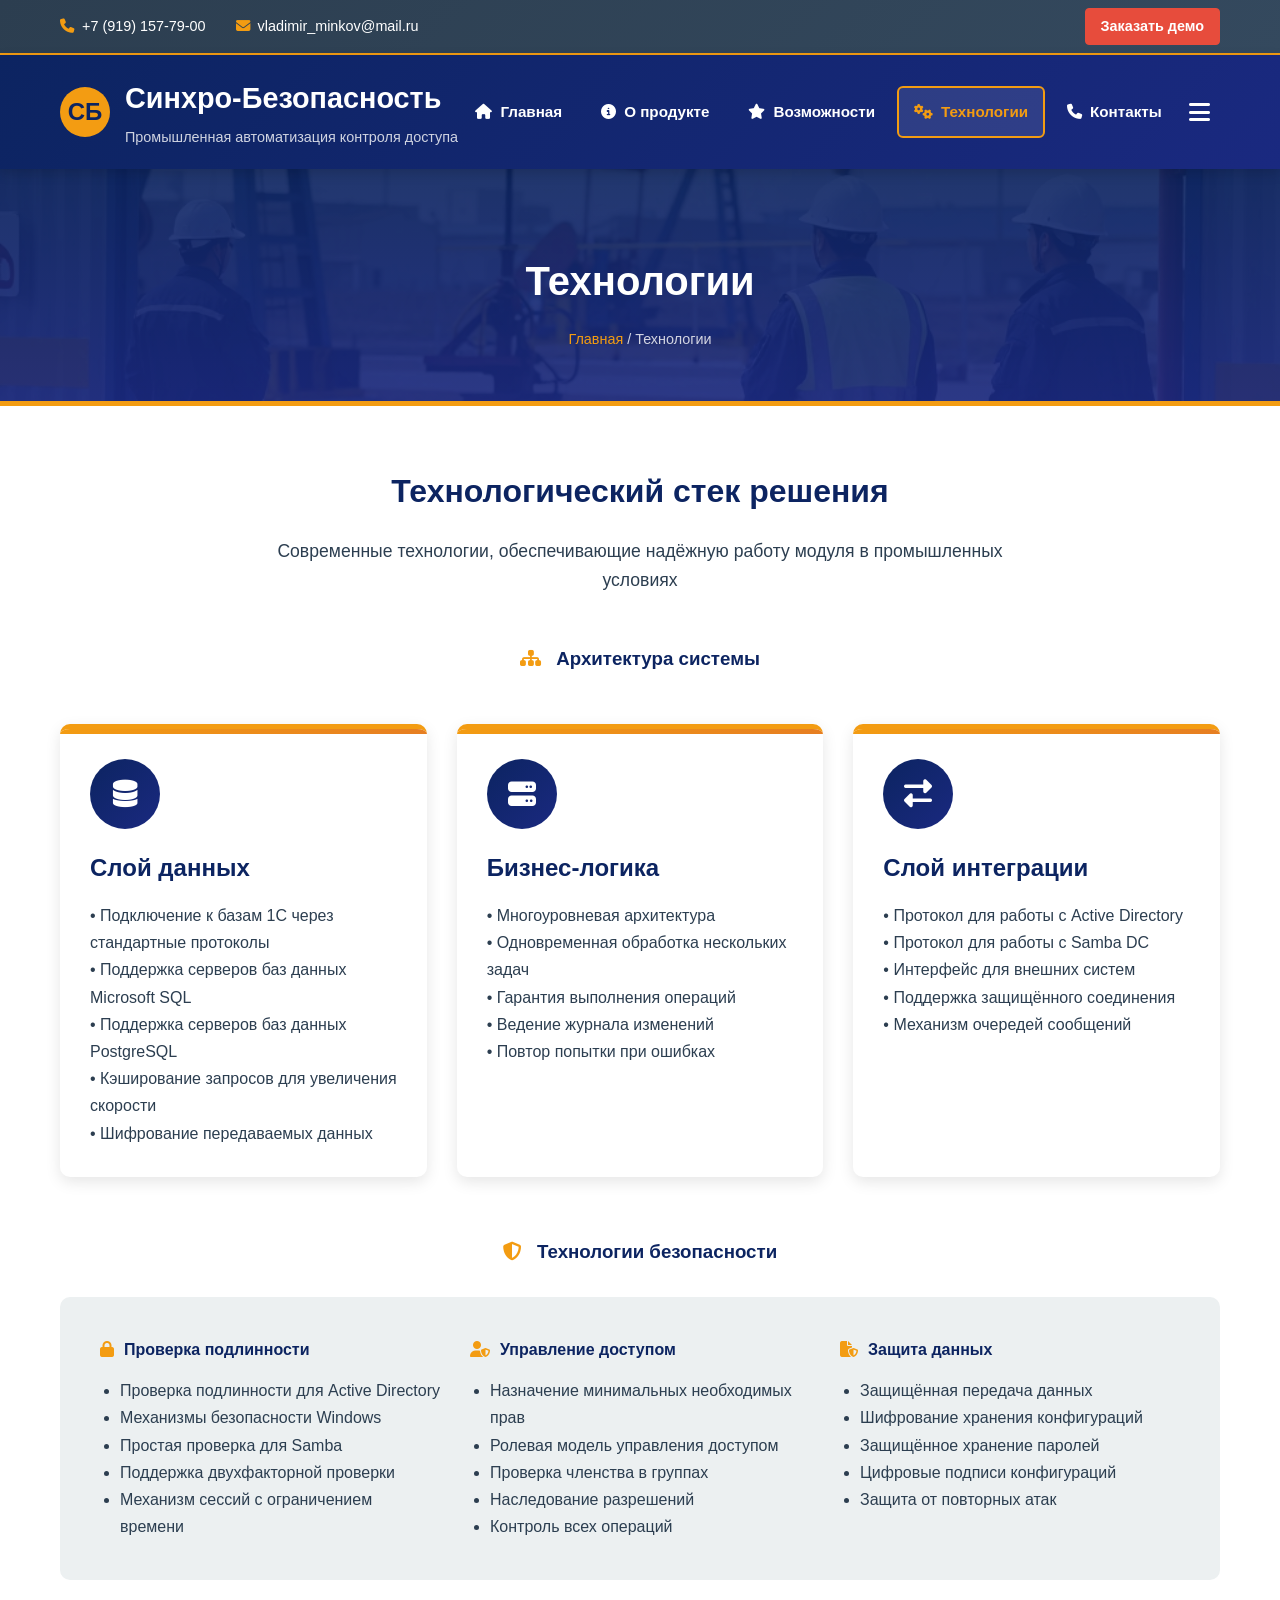
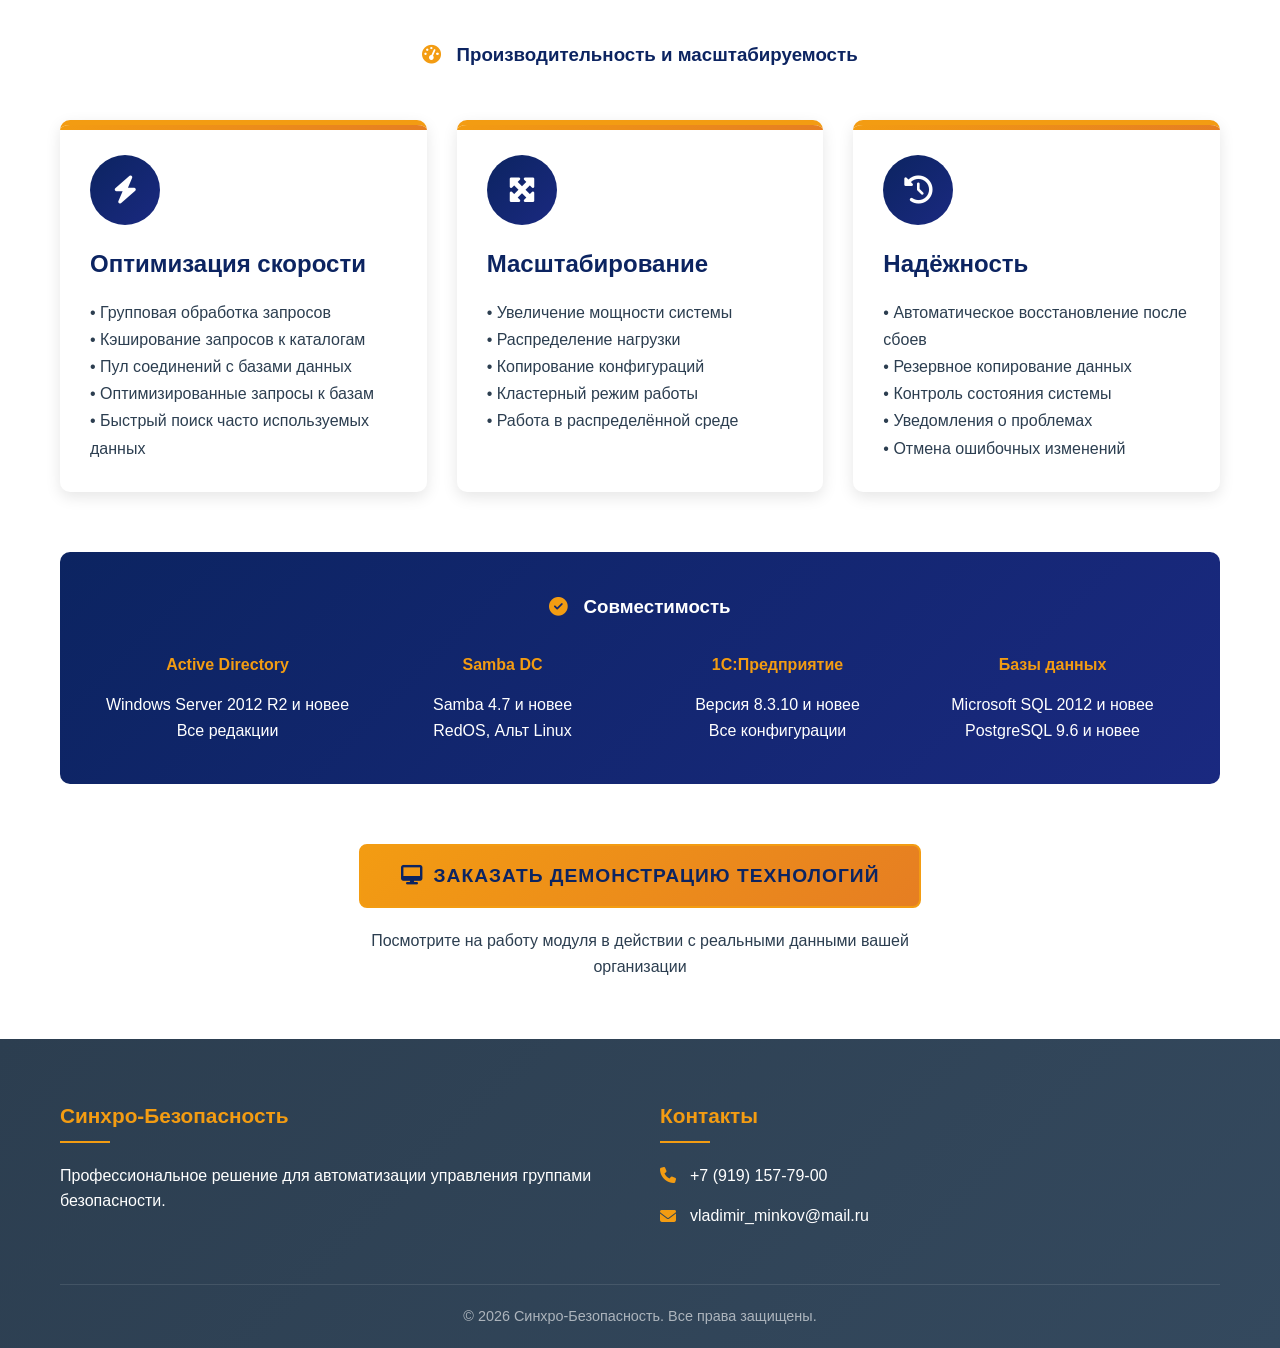
<file: main/technology.html>
<!DOCTYPE html>
<html lang="ru">
<head>
<link rel="icon" href="images/logo.ico"><!-- 32×32 -->
    <meta charset="UTF-8">
    <meta name="viewport" content="width=device-width, initial-scale=1.0">
    <title>Технологии - Синхро-Безопасность</title>
    <link rel="stylesheet" href="style.css">
    <link rel="stylesheet" href="https://cdnjs.cloudflare.com/ajax/libs/font-awesome/6.4.0/css/all.min.css">
</head>
<body>
    <!-- Чердак -->
    <div class="top-bar">
        <div class="container">
            <div class="top-contacts">
                <div class="top-contact-item">
                    <i class="fas fa-phone"></i>
                    <span>+7 (919) 157-79-00</span>
                </div>
                <div class="top-contact-item">
                    <i class="fas fa-envelope"></i>
                    <span>vladimir_minkov@mail.ru</span>
                </div>
            </div>
            <a href="contacts.html#demo" class="top-cta">Заказать демо</a>
        </div>
    </div>

    <!-- Шапка -->
    <header class="main-header">
        <div class="container">
            <div class="header-content">
                <a href="index.html" class="logo">
                    <div class="logo-icon">СБ</div>
                    <div class="logo-text">
                        <h1>Синхро-Безопасность</h1>
                        <p class="tagline">Промышленная автоматизация контроля доступа</p>
                    </div>
                </a>
                <nav class="main-nav" id="mainNav">
                    <ul>
                        <li><a href="index.html"><i class="fas fa-home"></i>Главная</a></li>
                        <li><a href="about.html"><i class="fas fa-info-circle"></i>О продукте</a></li>
                        <li><a href="features.html"><i class="fas fa-star"></i>Возможности</a></li>
                        <li><a href="technology.html" class="active"><i class="fas fa-cogs"></i>Технологии</a></li>
                        <li><a href="contacts.html"><i class="fas fa-phone"></i>Контакты</a></li>
                    </ul>
                </nav>
                <button class="side-menu-btn" id="sideMenuBtn">
                    <i class="fas fa-bars"></i>
                </button>
            </div>
        </div>
    </header>

    <!-- Боковое меню -->
    <div class="side-menu" id="sideMenu">
        <div class="side-menu-header">
            <h3>Все разделы</h3>
            <button class="close-side-menu" id="closeSideMenu">
                <i class="fas fa-times"></i>
            </button>
        </div>
        <nav class="side-menu-nav">
            <ul>
                <li><a href="index.html"><i class="fas fa-home"></i>Главная</a></li>
                <li><a href="about.html"><i class="fas fa-info-circle"></i>О продукте</a></li>
                <li><a href="features.html"><i class="fas fa-star"></i>Возможности</a></li>
                <li><a href="technology.html"><i class="fas fa-cogs"></i>Технологии</a></li>
                <li><a href="requirements.html"><i class="fas fa-server"></i>Требования</a></li>
                <li><a href="installation.html"><i class="fas fa-download"></i>Установка</a></li>
                <li><a href="docs.html"><i class="fas fa-book"></i>Документация</a></li>
                <li><a href="contacts.html"><i class="fas fa-phone"></i>Контакты</a></li>
                <li><a href="download.html"><i class="fas fa-file-download"></i>Скачать</a></li>
                <li><a href="support.html"><i class="fas fa-headset"></i>Поддержка</a></li>
                <li><a href="integration.html"><i class="fas fa-link"></i>Интеграция</a></li>
                <li><a href="privacy.html"><i class="fas fa-shield-alt"></i>Политика</a></li>
            </ul>
        </nav>
    </div>

    <!-- Заголовок страницы -->
    <section class="page-header">
        <div class="container">
            <h1>Технологии</h1>
            <div class="breadcrumb">
                <a href="index.html">Главная</a> / <span>Технологии</span>
            </div>
        </div>
    </section>

    <!-- Содержимое страницы -->
    <section class="content-section">
        <div class="container">
            <div style="text-align: center; margin-bottom: 50px;">
                <h2 style="color: var(--oil-dark); margin-bottom: 20px; font-size: 2rem;">
                    Технологический стек решения
                </h2>
                <p style="max-width: 800px; margin: 0 auto; font-size: 1.1rem; color: var(--oil-steel);">
                    Современные технологии, обеспечивающие надёжную работу модуля в промышленных условиях
                </p>
            </div>

            <!-- Архитектура системы -->
            <div style="margin-bottom: 60px;">
                <h3 style="color: var(--oil-dark); margin-bottom: 30px; text-align: center;">
                    <i class="fas fa-sitemap" style="color: var(--oil-gold); margin-right: 10px;"></i>
                    Архитектура системы
                </h3>
                
                <div class="features-grid">
                    <div class="feature-card">
                        <div class="feature-icon">
                            <i class="fas fa-database"></i>
                        </div>
                        <h3>Слой данных</h3>
                        <p>
                            • Подключение к базам 1С через стандартные протоколы<br>
                            • Поддержка серверов баз данных Microsoft SQL<br>
                            • Поддержка серверов баз данных PostgreSQL<br>
                            • Кэширование запросов для увеличения скорости<br>
                            • Шифрование передаваемых данных
                        </p>
                    </div>

                    <div class="feature-card">
                        <div class="feature-icon">
                            <i class="fas fa-server"></i>
                        </div>
                        <h3>Бизнес-логика</h3>
                        <p>
                            • Многоуровневая архитектура<br>
                            • Одновременная обработка нескольких задач<br>
                            • Гарантия выполнения операций<br>
                            • Ведение журнала изменений<br>
                            • Повтор попытки при ошибках
                        </p>
                    </div>

                    <div class="feature-card">
                        <div class="feature-icon">
                            <i class="fas fa-exchange-alt"></i>
                        </div>
                        <h3>Слой интеграции</h3>
                        <p>
                            • Протокол для работы с Active Directory<br>
                            • Протокол для работы с Samba DC<br>
                            • Интерфейс для внешних систем<br>
                            • Поддержка защищённого соединения<br>
                            • Механизм очередей сообщений
                        </p>
                    </div>
                </div>
            </div>

            <!-- Технологии безопасности -->
            <div style="margin-bottom: 60px;">
                <h3 style="color: var(--oil-dark); margin-bottom: 30px; text-align: center;">
                    <i class="fas fa-shield-alt" style="color: var(--oil-gold); margin-right: 10px;"></i>
                    Технологии безопасности
                </h3>
                
                <div style="background: var(--oil-light); padding: 40px; border-radius: 10px;">
                    <div style="display: grid; grid-template-columns: repeat(auto-fit, minmax(300px, 1fr)); gap: 30px;">
                        <div>
                            <h4 style="color: var(--oil-dark); margin-bottom: 15px; display: flex; align-items: center; gap: 10px;">
                                <i class="fas fa-lock" style="color: var(--oil-gold);"></i>
                                Проверка подлинности
                            </h4>
                            <ul style="color: var(--oil-steel); line-height: 1.7; padding-left: 20px;">
                                <li>Проверка подлинности для Active Directory</li>
                                <li>Механизмы безопасности Windows</li>
                                <li>Простая проверка для Samba</li>
                                <li>Поддержка двухфакторной проверки</li>
                                <li>Механизм сессий с ограничением времени</li>
                            </ul>
                        </div>
                        
                        <div>
                            <h4 style="color: var(--oil-dark); margin-bottom: 15px; display: flex; align-items: center; gap: 10px;">
                                <i class="fas fa-user-shield" style="color: var(--oil-gold);"></i>
                                Управление доступом
                            </h4>
                            <ul style="color: var(--oil-steel); line-height: 1.7; padding-left: 20px;">
                                <li>Назначение минимальных необходимых прав</li>
                                <li>Ролевая модель управления доступом</li>
                                <li>Проверка членства в группах</li>
                                <li>Наследование разрешений</li>
                                <li>Контроль всех операций</li>
                            </ul>
                        </div>
                        
                        <div>
                            <h4 style="color: var(--oil-dark); margin-bottom: 15px; display: flex; align-items: center; gap: 10px;">
                                <i class="fas fa-file-shield" style="color: var(--oil-gold);"></i>
                                Защита данных
                            </h4>
                            <ul style="color: var(--oil-steel); line-height: 1.7; padding-left: 20px;">
                                <li>Защищённая передача данных</li>
                                <li>Шифрование хранения конфигураций</li>
                                <li>Защищённое хранение паролей</li>
                                <li>Цифровые подписи конфигураций</li>
                                <li>Защита от повторных атак</li>
                            </ul>
                        </div>
                    </div>
                </div>
            </div>

            <!-- Производительность и масштабируемость -->
            <div style="margin-bottom: 60px;">
                <h3 style="color: var(--oil-dark); margin-bottom: 30px; text-align: center;">
                    <i class="fas fa-tachometer-alt" style="color: var(--oil-gold); margin-right: 10px;"></i>
                    Производительность и масштабируемость
                </h3>
                
                <div class="features-grid">
                    <div class="feature-card">
                        <div class="feature-icon">
                            <i class="fas fa-bolt"></i>
                        </div>
                        <h3>Оптимизация скорости</h3>
                        <p>
                            • Групповая обработка запросов<br>
                            • Кэширование запросов к каталогам<br>
                            • Пул соединений с базами данных<br>
                            • Оптимизированные запросы к базам<br>
                            • Быстрый поиск часто используемых данных
                        </p>
                    </div>

                    <div class="feature-card">
                        <div class="feature-icon">
                            <i class="fas fa-expand-arrows-alt"></i>
                        </div>
                        <h3>Масштабирование</h3>
                        <p>
                            • Увеличение мощности системы<br>
                            • Распределение нагрузки<br>
                            • Копирование конфигураций<br>
                            • Кластерный режим работы<br>
                            • Работа в распределённой среде
                        </p>
                    </div>

                    <div class="feature-card">
                        <div class="feature-icon">
                            <i class="fas fa-history"></i>
                        </div>
                        <h3>Надёжность</h3>
                        <p>
                            • Автоматическое восстановление после сбоев<br>
                            • Резервное копирование данных<br>
                            • Контроль состояния системы<br>
                            • Уведомления о проблемах<br>
                            • Отмена ошибочных изменений
                        </p>
                    </div>
                </div>
            </div>

            <!-- Совместимость -->
            <div style="background: var(--gradient-oil); color: white; padding: 40px; border-radius: 10px; margin-bottom: 40px;">
                <h3 style="text-align: center; margin-bottom: 30px; color: var(--oil-white);">
                    <i class="fas fa-check-circle" style="color: var(--oil-gold); margin-right: 10px;"></i>
                    Совместимость
                </h3>
                
                <div style="display: grid; grid-template-columns: repeat(auto-fit, minmax(250px, 1fr)); gap: 20px; text-align: center;">
                    <div>
                        <h4 style="color: var(--oil-gold); margin-bottom: 15px;">Active Directory</h4>
                        <p>Windows Server 2012 R2 и новее<br>Все редакции</p>
                    </div>
                    
                    <div>
                        <h4 style="color: var(--oil-gold); margin-bottom: 15px;">Samba DC</h4>
                        <p>Samba 4.7 и новее<br>RedOS, Альт Linux</p>
                    </div>
                    
                    <div>
                        <h4 style="color: var(--oil-gold); margin-bottom: 15px;">1С:Предприятие</h4>
                        <p>Версия 8.3.10 и новее<br>Все конфигурации</p>
                    </div>
                    
                    <div>
                        <h4 style="color: var(--oil-gold); margin-bottom: 15px;">Базы данных</h4>
                        <p>Microsoft SQL 2012 и новее<br>PostgreSQL 9.6 и новее</p>
                    </div>
                </div>
            </div>

            <!-- Одна кнопка по центру -->
            <div style="text-align: center; margin-top: 60px;">
                <a href="contacts.html#demo" class="btn btn-primary" style="font-size: 1.2rem; padding: 15px 40px;">
                    <i class="fas fa-desktop"></i> Заказать демонстрацию технологий
                </a>
                <p style="margin-top: 20px; color: var(--oil-steel); max-width: 600px; margin-left: auto; margin-right: auto;">
                    Посмотрите  на работу модуля в действии с реальными данными вашей организации
                </p>
            </div>
        </div>
    </section>

    <!-- Подвал -->
    <footer class="main-footer">
        <div class="container">
            <div class="footer-grid">
                <div class="footer-col">
                    <h3>Синхро-Безопасность</h3>
                    <p>Профессиональное решение для автоматизации управления группами безопасности.</p>
                </div>
                <div class="footer-col">
                    <h3>Контакты</h3>
                    <ul class="footer-contact">
                        <li><i class="fas fa-phone"></i> +7 (919) 157-79-00</li>
                        <li><i class="fas fa-envelope"></i> vladimir_minkov@mail.ru</li>
                    </ul>
                </div>
            </div>
            <div class="footer-bottom">
                <p>&copy; <span class="current-year">2025</span> Синхро-Безопасность. Все права защищены.</p>
            </div>
        </div>
    </footer>

    <script src="script.js"></script>
</body>
</html>
</file>
<file: main/style.css>
/* ===== СБРОС И БАЗОВЫЕ СТИЛИ ===== */
* {
    margin: 0;
    padding: 0;
    box-sizing: border-box;
}

html {
    scroll-behavior: smooth;
}

body {
    font-family: 'Segoe UI', 'Roboto', sans-serif;
    line-height: 1.6;
    color: #333;
    background: linear-gradient(135deg, #0c2461 0%, #1a2980 100%);
    min-height: 100vh;
}

.container {
    max-width: 1200px;
    margin: 0 auto;
    padding: 0 20px;
}

/* ===== НЕФТЯНАЯ ЦВЕТОВАЯ ПАЛИТРА ===== */
:root {
    /* Основные нефтяные цвета */
    --oil-dark: #0c2461;        /* Темно-синий - глубина */
    --oil-blue: #1a2980;        /* Корпоративный синий */
    --oil-steel: #2c3e50;       /* Стальной серый */
    --oil-gold: #f39c12;        /* Золото нефти */
    --oil-fire: #e74c3c;        /* Огненный акцент */
    --oil-green: #27ae60;       /* Безопасность */
    --oil-light: #ecf0f1;       /* Светлый фон */
    --oil-white: #ffffff;
    
    /* Градиенты */
    --gradient-oil: linear-gradient(135deg, var(--oil-dark), var(--oil-blue));
    --gradient-steel: linear-gradient(135deg, var(--oil-steel), #34495e);
    --gradient-gold: linear-gradient(135deg, var(--oil-gold), #e67e22);
}

/* ===== ЧЕРДАК (ВЕРХНИЙ БАР) ===== */
.top-bar {
    background: var(--gradient-steel);
    color: var(--oil-white);
    padding: 8px 0;
    font-size: 0.9rem;
    border-bottom: 2px solid var(--oil-gold);
}

.top-bar .container {
    display: flex;
    justify-content: space-between;
    align-items: center;
    flex-wrap: wrap;
}

.top-contacts {
    display: flex;
    gap: 30px;
}

.top-contact-item {
    display: flex;
    align-items: center;
    gap: 8px;
}

.top-contact-item i {
    color: var(--oil-gold);
}

.top-cta {
    background: var(--oil-fire);
    color: white;
    padding: 6px 15px;
    border-radius: 4px;
    text-decoration: none;
    font-weight: 600;
    transition: all 0.3s ease;
    border: 1px solid var(--oil-fire);
}

.top-cta:hover {
    background: transparent;
    border-color: var(--oil-white);
}

/* ===== ШАПКА ===== */
.main-header {
    background: var(--gradient-oil);
    padding: 20px 0;
    position: sticky;
    top: 0;
    z-index: 1000;
    box-shadow: 0 4px 12px rgba(0,0,0,0.15);
}

.header-content {
    display: flex;
    justify-content: space-between;
    align-items: center;
}

.logo {
    display: flex;
    align-items: center;
    gap: 15px;
    text-decoration: none;
}

.logo-icon {
    width: 50px;
    height: 50px;
    background: var(--oil-gold);
    border-radius: 50%;
    display: flex;
    align-items: center;
    justify-content: center;
    font-size: 24px;
    color: var(--oil-dark);
    font-weight: bold;
}

.logo-text h1 {
    color: var(--oil-white);
    font-size: 1.8rem;
    margin-bottom: 5px;
    white-space: nowrap; /* Запрещает перенос текста */
}

.logo-text .tagline {
    color: rgba(255,255,255,0.8);
    font-size: 0.9rem;
}

/* ===== ОСНОВНАЯ НАВИГАЦИЯ ===== */
.main-nav ul {
    display: flex;
    list-style: none;
    gap: 5px;
}

.main-nav a {
    color: var(--oil-white);
    text-decoration: none;
    padding: 12px 15px; /* Уменьшены отступы */
    border-radius: 6px;
    font-weight: 600;
    transition: all 0.3s ease;
    display: flex;
    align-items: center;
    gap: 8px;
    border: 2px solid transparent;
    white-space: nowrap; /* Запрещает перенос текста */
    font-size: 0.95rem; /* Немного уменьшен шрифт */
}

.main-nav a:hover,
.main-nav a.active {
    background: rgba(255,255,255,0.1);
    border-color: var(--oil-gold);
    color: var(--oil-gold);
}

/* ===== БОКОВОЕ МЕНЮ КНОПКА ===== */
.side-menu-btn {
    background: none;
    border: none;
    color: white;
    font-size: 24px;
    cursor: pointer;
    display: flex;
    padding: 10px;
    border-radius: 4px;
    transition: all 0.3s ease;
    align-items: center;
    justify-content: center;
}

.side-menu-btn:hover {
    background: rgba(255,255,255,0.1);
}

/* ===== БОКОВОЕ МЕНЮ ===== */
.side-menu {
    position: fixed;
    top: 0;
    right: -350px;
    width: 300px;
    height: 100%;
    background: var(--gradient-steel);
    color: white;
    z-index: 1001;
    transition: right 0.3s ease;
    box-shadow: -5px 0 15px rgba(0,0,0,0.3);
    overflow-y: auto;
}

.side-menu.active {
    right: 0;
}

.side-menu-header {
    display: flex;
    justify-content: space-between;
    align-items: center;
    padding: 20px;
    border-bottom: 1px solid rgba(255,255,255,0.1);
    background: var(--oil-dark);
}

.side-menu-header h3 {
    color: var(--oil-gold);
    margin: 0;
}

.close-side-menu {
    background: none;
    border: none;
    color: white;
    font-size: 20px;
    cursor: pointer;
    padding: 5px;
}

.side-menu-nav ul {
    list-style: none;
    padding: 0;
}

.side-menu-nav li {
    border-bottom: 1px solid rgba(255,255,255,0.05);
}

.side-menu-nav a {
    display: flex;
    align-items: center;
    padding: 15px 20px;
    color: white;
    text-decoration: none;
    transition: all 0.3s ease;
}

.side-menu-nav a:hover {
    background: rgba(255,255,255,0.1);
    padding-left: 25px;
    color: var(--oil-gold);
}

.side-menu-nav i {
    width: 25px;
    margin-right: 10px;
    text-align: center;
}

/* Перекрытие фона при открытом меню */
.menu-overlay {
    position: fixed;
    top: 0;
    left: 0;
    right: 0;
    bottom: 0;
    background: rgba(0,0,0,0.5);
    z-index: 1000;
    display: none;
}

.menu-overlay.active {
    display: block;
}

/* ===== ГЛАВНАЯ СЕКЦИЯ ===== */
.hero {
    background: linear-gradient(rgba(12, 36, 97, 0.9), rgba(26, 41, 128, 0.9)),
                url('images/pipeline.jpg') center/cover;
    color: var(--oil-white);
    padding: 100px 0;
    text-align: center;
    border-bottom: 5px solid var(--oil-gold);
}

.hero h1 {
    font-size: 3.5rem;
    margin-bottom: 20px;
    text-shadow: 2px 2px 4px rgba(0,0,0,0.5);
}

.hero-subtitle {
    font-size: 1.5rem;
    margin-bottom: 30px;
    color: var(--oil-gold);
    font-weight: 300;
}

.hero-description {
    font-size: 1.2rem;
    max-width: 800px;
    margin: 0 auto 40px;
    line-height: 1.8;
    opacity: 0.9;
}

.cta-buttons {
    display: flex;
    justify-content: center;
    gap: 20px;
    flex-wrap: wrap;
}

.btn {
    padding: 15px 30px;
    border-radius: 8px;
    text-decoration: none;
    font-weight: 600;
    font-size: 1.1rem;
    transition: all 0.3s ease;
    display: inline-flex;
    align-items: center;
    gap: 10px;
    text-transform: uppercase;
    letter-spacing: 1px;
}

.btn-primary {
    background: var(--gradient-gold);
    color: var(--oil-dark);
    border: 2px solid var(--oil-gold);
}

.btn-primary:hover {
    transform: translateY(-3px);
    box-shadow: 0 10px 20px rgba(0,0,0,0.2);
}

.btn-secondary {
    background: transparent;
    color: var(--oil-white);
    border: 2px solid var(--oil-white);
}

.btn-secondary:hover {
    background: rgba(255,255,255,0.1);
    transform: translateY(-3px);
}

/* ===== КАРТОЧКИ ОСОБЕННОСТЕЙ ===== */
.features-section {
    background: var(--oil-light);
    padding: 80px 0;
}

.section-title {
    text-align: center;
    color: var(--oil-dark);
    font-size: 2.5rem;
    margin-bottom: 20px;
    position: relative;
}

.section-title::after {
    content: '';
    display: block;
    width: 100px;
    height: 4px;
    background: var(--oil-gold);
    margin: 15px auto 30px;
    border-radius: 2px;
}

.section-subtitle {
    text-align: center;
    color: var(--oil-steel);
    font-size: 1.2rem;
    max-width: 700px;
    margin: 0 auto 50px;
}

.features-grid {
    display: grid;
    grid-template-columns: repeat(auto-fit, minmax(300px, 1fr));
    gap: 30px;
    margin-top: 50px;
}

.feature-card {
    background: var(--oil-white);
    border-radius: 10px;
    padding: 30px;
    box-shadow: 0 5px 15px rgba(0,0,0,0.1);
    transition: all 0.3s ease;
    border-top: 5px solid var(--oil-gold);
    position: relative;
    overflow: hidden;
}

.feature-card::before {
    content: '';
    position: absolute;
    top: 0;
    left: 0;
    right: 0;
    height: 5px;
    background: var(--gradient-gold);
}

.feature-card:hover {
    transform: translateY(-10px);
    box-shadow: 0 15px 30px rgba(0,0,0,0.15);
}

.feature-icon {
    width: 70px;
    height: 70px;
    background: var(--gradient-oil);
    border-radius: 50%;
    display: flex;
    align-items: center;
    justify-content: center;
    margin-bottom: 20px;
    color: var(--oil-white);
    font-size: 28px;
}

.feature-card h3 {
    color: var(--oil-dark);
    margin-bottom: 15px;
    font-size: 1.5rem;
}

.feature-card p {
    color: var(--oil-steel);
    line-height: 1.7;
}

/* ===== СТАТИСТИКА ===== */
.stats-section {
    background: var(--gradient-steel);
    color: var(--oil-white);
    padding: 80px 0;
}

.stats-grid {
    display: grid;
    grid-template-columns: repeat(auto-fit, minmax(250px, 1fr));
    gap: 30px;
    margin-top: 50px;
}

.stat-item {
    text-align: center;
    padding: 30px;
    background: rgba(255,255,255,0.1);
    border-radius: 10px;
    border: 1px solid rgba(255,255,255,0.2);
    transition: all 0.3s ease;
}

.stat-item:hover {
    background: rgba(255,255,255,0.15);
    transform: scale(1.05);
}

.stat-number {
    font-size: 3rem;
    font-weight: bold;
    color: var(--oil-gold);
    margin-bottom: 10px;
    display: block;
}

.stat-label {
    font-size: 1.2rem;
    opacity: 0.9;
    color: white;
}

/* ===== КЛИЕНТЫ ===== */
.clients-section {
    background: var(--oil-white);
    padding: 80px 0;
}

.clients-grid {
    display: grid;
    grid-template-columns: repeat(auto-fit, minmax(200px, 1fr));
    gap: 40px;
    margin-top: 50px;
}

.client-logo {
    background: var(--oil-light);
    padding: 30px;
    border-radius: 10px;
    display: flex;
    flex-direction: column;
    align-items: center;
    justify-content: center;
    transition: all 0.3s ease;
    border: 2px solid transparent;
}

.client-logo:hover {
    border-color: var(--oil-gold);
    transform: translateY(-5px);
}

.client-logo i {
    font-size: 48px;
    color: var(--oil-dark);
    margin-bottom: 15px;
}

.client-logo h4 {
    color: var(--oil-steel);
    font-size: 1.2rem;
}

/* ===== СТРАНИЦЫ КОНТЕНТА ===== */
.page-header {
     background: linear-gradient(rgba(12, 36, 97, 0.9), rgba(26, 41, 128, 0.9)),
                url('images/pipeline.jpg') center/cover;
    color: var(--oil-white);
    padding: 80px 0 50px;
    text-align: center;
    border-bottom: 5px solid var(--oil-gold);
}

.page-header h1 {
    font-size: 2.5rem;
    margin-bottom: 15px;
}

.breadcrumb {
    color: rgba(255,255,255,0.8);
    font-size: 0.9rem;
}

.breadcrumb a {
    color: var(--oil-gold);
    text-decoration: none;
}

.content-section {
    background: var(--oil-white);
    padding: 60px 0;
    min-height: 500px;
}

/* ===== ТАБЛИЦА ТРЕБОВАНИЙ ===== */
.requirements-table {
    width: 100%;
    border-collapse: collapse;
    margin-top: 30px;
    box-shadow: 0 5px 15px rgba(0,0,0,0.1);
}

.requirements-table th {
    background: var(--oil-dark);
    color: white;
    padding: 15px;
    text-align: left;
    border-bottom: 3px solid var(--oil-gold);
}

.requirements-table td {
    padding: 15px;
    border-bottom: 1px solid #eee;
}

.requirements-table tr:nth-child(even) {
    background: var(--oil-light);
}

.requirements-table tr:hover {
    background: rgba(243, 156, 18, 0.1);
}

/* ===== ФОРМА КОНТАКТОВ ===== */
.contact-form {
    max-width: 800px;
    margin: 0 auto;
    background: var(--oil-light);
    padding: 40px;
    border-radius: 10px;
    box-shadow: 0 10px 30px rgba(0,0,0,0.1);
}

.form-group {
    margin-bottom: 25px;
}

.form-group label {
    display: block;
    margin-bottom: 8px;
    color: var(--oil-dark);
    font-weight: 600;
}

.form-control {
    width: 100%;
    padding: 12px 15px;
    border: 2px solid #ddd;
    border-radius: 6px;
    font-size: 1rem;
    transition: all 0.3s ease;
    background: white;
}

.form-control:focus {
    outline: none;
    border-color: var(--oil-gold);
    box-shadow: 0 0 0 3px rgba(243, 156, 18, 0.1);
}

textarea.form-control {
    min-height: 150px;
    resize: vertical;
}

/* ===== ПОДВАЛ ===== */
.main-footer {
    background: var(--gradient-steel);
    color: var(--oil-white);
    padding: 60px 0 20px;
}

.footer-grid {
    display: grid;
    grid-template-columns: repeat(auto-fit, minmax(250px, 1fr));
    gap: 40px;
    margin-bottom: 40px;
}

.footer-col h3 {
    color: var(--oil-gold);
    margin-bottom: 20px;
    font-size: 1.3rem;
    position: relative;
    padding-bottom: 10px;
}

.footer-col h3::after {
    content: '';
    position: absolute;
    left: 0;
    bottom: 0;
    width: 50px;
    height: 2px;
    background: var(--oil-gold);
}

.footer-links {
    list-style: none;
}

.footer-links li {
    margin-bottom: 10px;
}

.footer-links a {
    color: rgba(255,255,255,0.8);
    text-decoration: none;
    transition: all 0.3s ease;
    display: flex;
    align-items: center;
    gap: 8px;
}

.footer-links a:hover {
    color: var(--oil-gold);
    padding-left: 5px;
}

.footer-contact {
    list-style: none;
}

.footer-contact li {
    margin-bottom: 15px;
    display: flex;
    align-items: center;
    gap: 10px;
}

.footer-contact i {
    color: var(--oil-gold);
    width: 20px;
}

.footer-bottom {
    text-align: center;
    padding-top: 20px;
    border-top: 1px solid rgba(255,255,255,0.1);
    color: rgba(255,255,255,0.6);
    font-size: 0.9rem;
}

/* ===== МОДАЛЬНОЕ ОКНО ===== */
.modal {
    display: none;
    position: fixed;
    top: 0;
    left: 0;
    width: 100%;
    height: 100%;
    background: rgba(0,0,0,0.8);
    z-index: 1001;
    align-items: center;
    justify-content: center;
}

.modal-content {
    background: white;
    padding: 40px;
    border-radius: 10px;
    max-width: 500px;
    width: 90%;
    position: relative;
}

.close-modal {
    position: absolute;
    top: 15px;
    right: 15px;
    font-size: 24px;
    cursor: pointer;
    color: var(--oil-steel);
}

/* ===== КНОПКА "НАВЕРХ" ===== */
.scroll-top-btn {
    position: fixed;
    bottom: 30px;
    right: 30px;
    width: 50px;
    height: 50px;
    background: var(--gradient-gold);
    color: var(--oil-dark);
    border: none;
    border-radius: 50%;
    font-size: 20px;
    cursor: pointer;
    display: none;
    align-items: center;
    justify-content: center;
    z-index: 999;
    box-shadow: 0 4px 15px rgba(0,0,0,0.2);
    transition: all 0.3s ease;
}

.scroll-top-btn:hover {
    transform: translateY(-5px);
    box-shadow: 0 8px 25px rgba(0,0,0,0.3);
}

/* ===== АНИМАЦИИ ===== */
@keyframes fadeInUp {
    from {
        opacity: 0;
        transform: translateY(30px);
    }
    to {
        opacity: 1;
        transform: translateY(0);
    }
}

@keyframes fadeIn {
    from { opacity: 0; }
    to { opacity: 1; }
}

@keyframes slideIn {
    from {
        opacity: 0;
        transform: translateY(-50px);
    }
    to {
        opacity: 1;
        transform: translateY(0);
    }
}

.animate-in {
    animation: fadeInUp 0.6s ease forwards;
}

.feature-card, .stat-item, .client-logo {
    opacity: 0;
}

.modal {
    animation: fadeIn 0.3s ease;
}

.modal-content {
    animation: slideIn 0.3s ease;
}

/* ===== АДАПТИВНОСТЬ ===== */
@media (max-width: 1100px) {
    .logo-text h1 {
        font-size: 1.6rem; /* Немного уменьшаем размер шрифта */
    }
    
    .main-nav a {
        padding: 12px 10px; /* Еще уменьшаем отступы */
        font-size: 0.9rem; /* Немного уменьшаем шрифт */
    }
}

@media (max-width: 992px) {
    .hero h1 {
        font-size: 2.8rem;
    }
    
    .main-nav {
        display: none;
    }
    
    .logo-text h1 {
        font-size: 1.5rem; /* Уменьшаем для мобильных */
    }
    
    .logo-text .tagline {
        font-size: 0.8rem; /* Уменьшаем подзаголовок */
    }
}

@media (max-width: 768px) {
    .hero h1 {
        font-size: 2.2rem;
    }
    
    .hero-subtitle {
        font-size: 1.2rem;
    }
    
    .cta-buttons {
        flex-direction: column;
        align-items: center;
    }
    
    .btn {
        width: 100%;
        justify-content: center;
    }
    
    .top-bar .container {
        flex-direction: column;
        gap: 10px;
        text-align: center;
    }
    
    .top-contacts {
        flex-direction: column;
        gap: 10px;
    }
    
    .side-menu {
        width: 100%;
        right: -100%;
    }
}

@media (max-width: 480px) {
    .hero h1 {
        font-size: 1.8rem;
    }
    
    .section-title {
        font-size: 2rem;
    }
    
    .feature-card {
        padding: 20px;
    }
    
    .logo-text h1 {
        font-size: 1.3rem; /* Еще меньше для телефонов */
    }
    
    .logo {
        gap: 10px; /* Уменьшаем расстояние между иконкой и текстом */
    }
    
    .logo-icon {
        width: 40px;
        height: 40px;
        font-size: 20px;
    }

}
</file>
